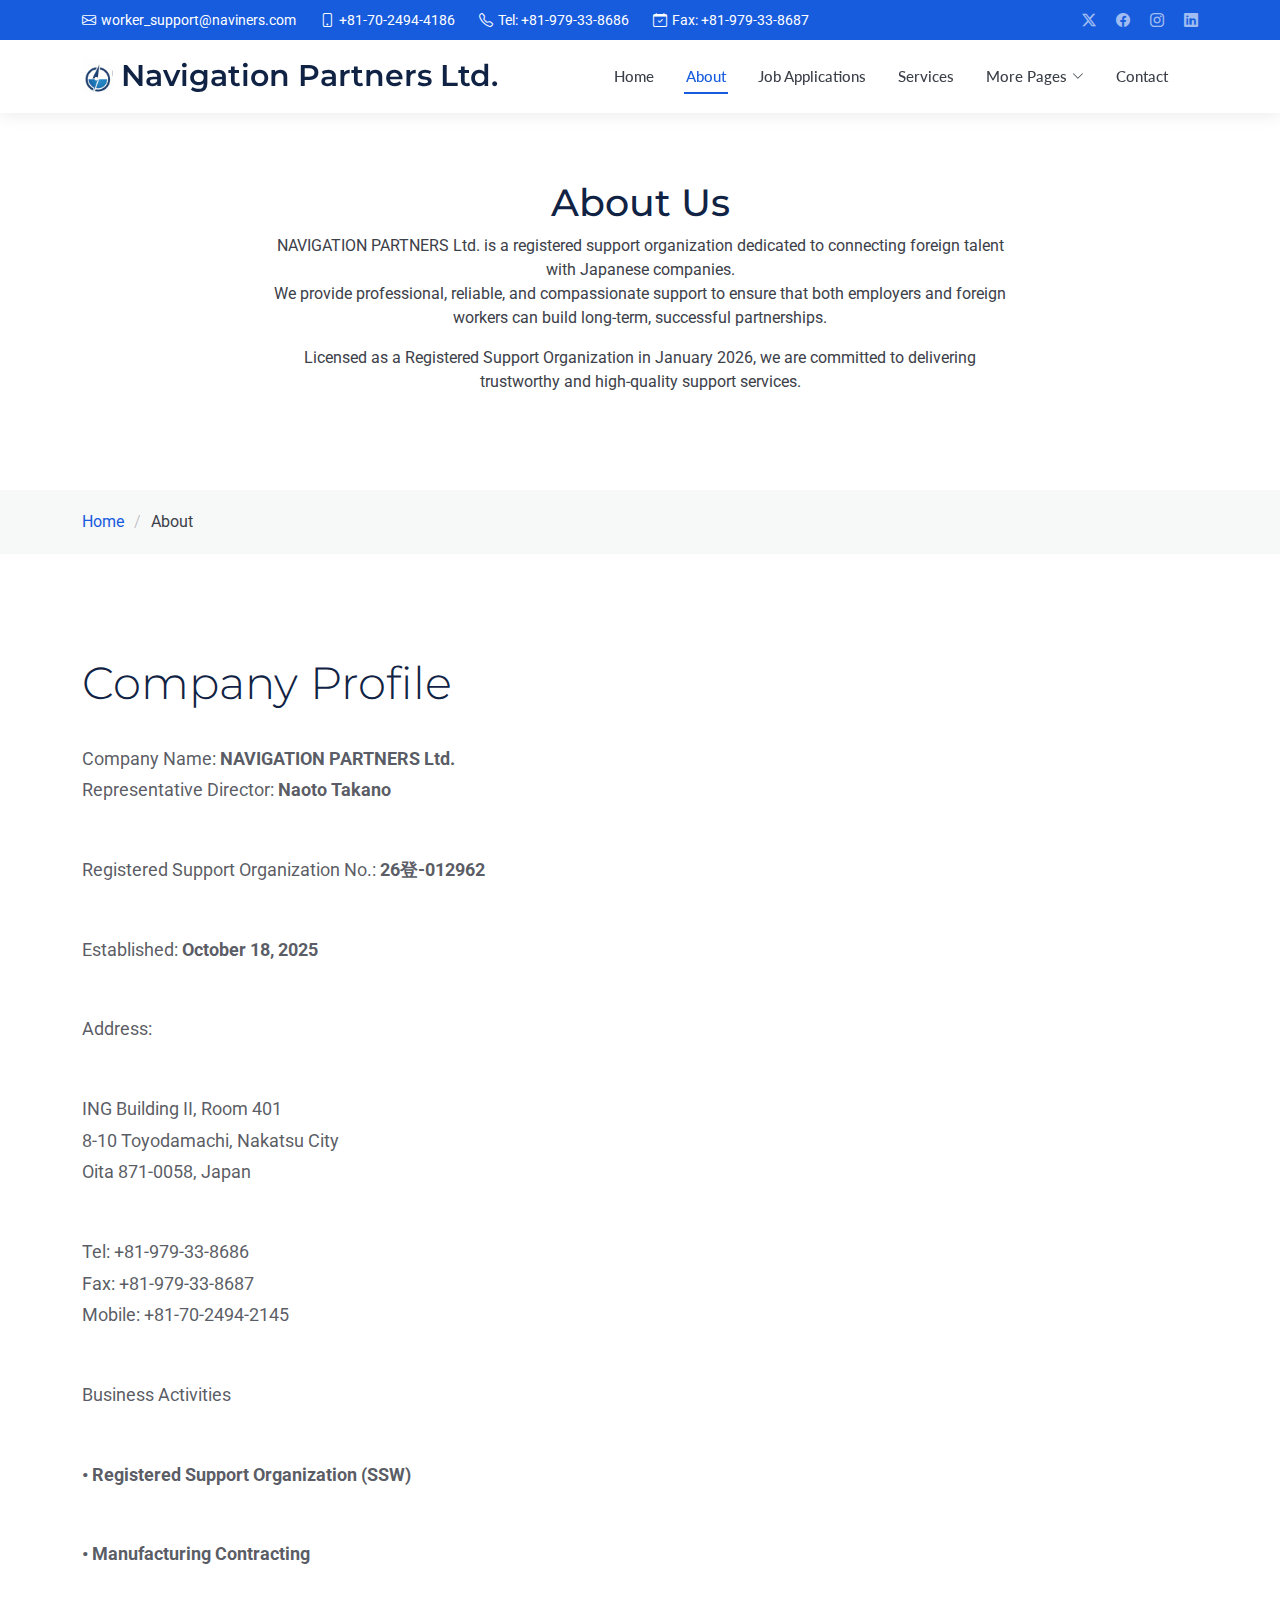
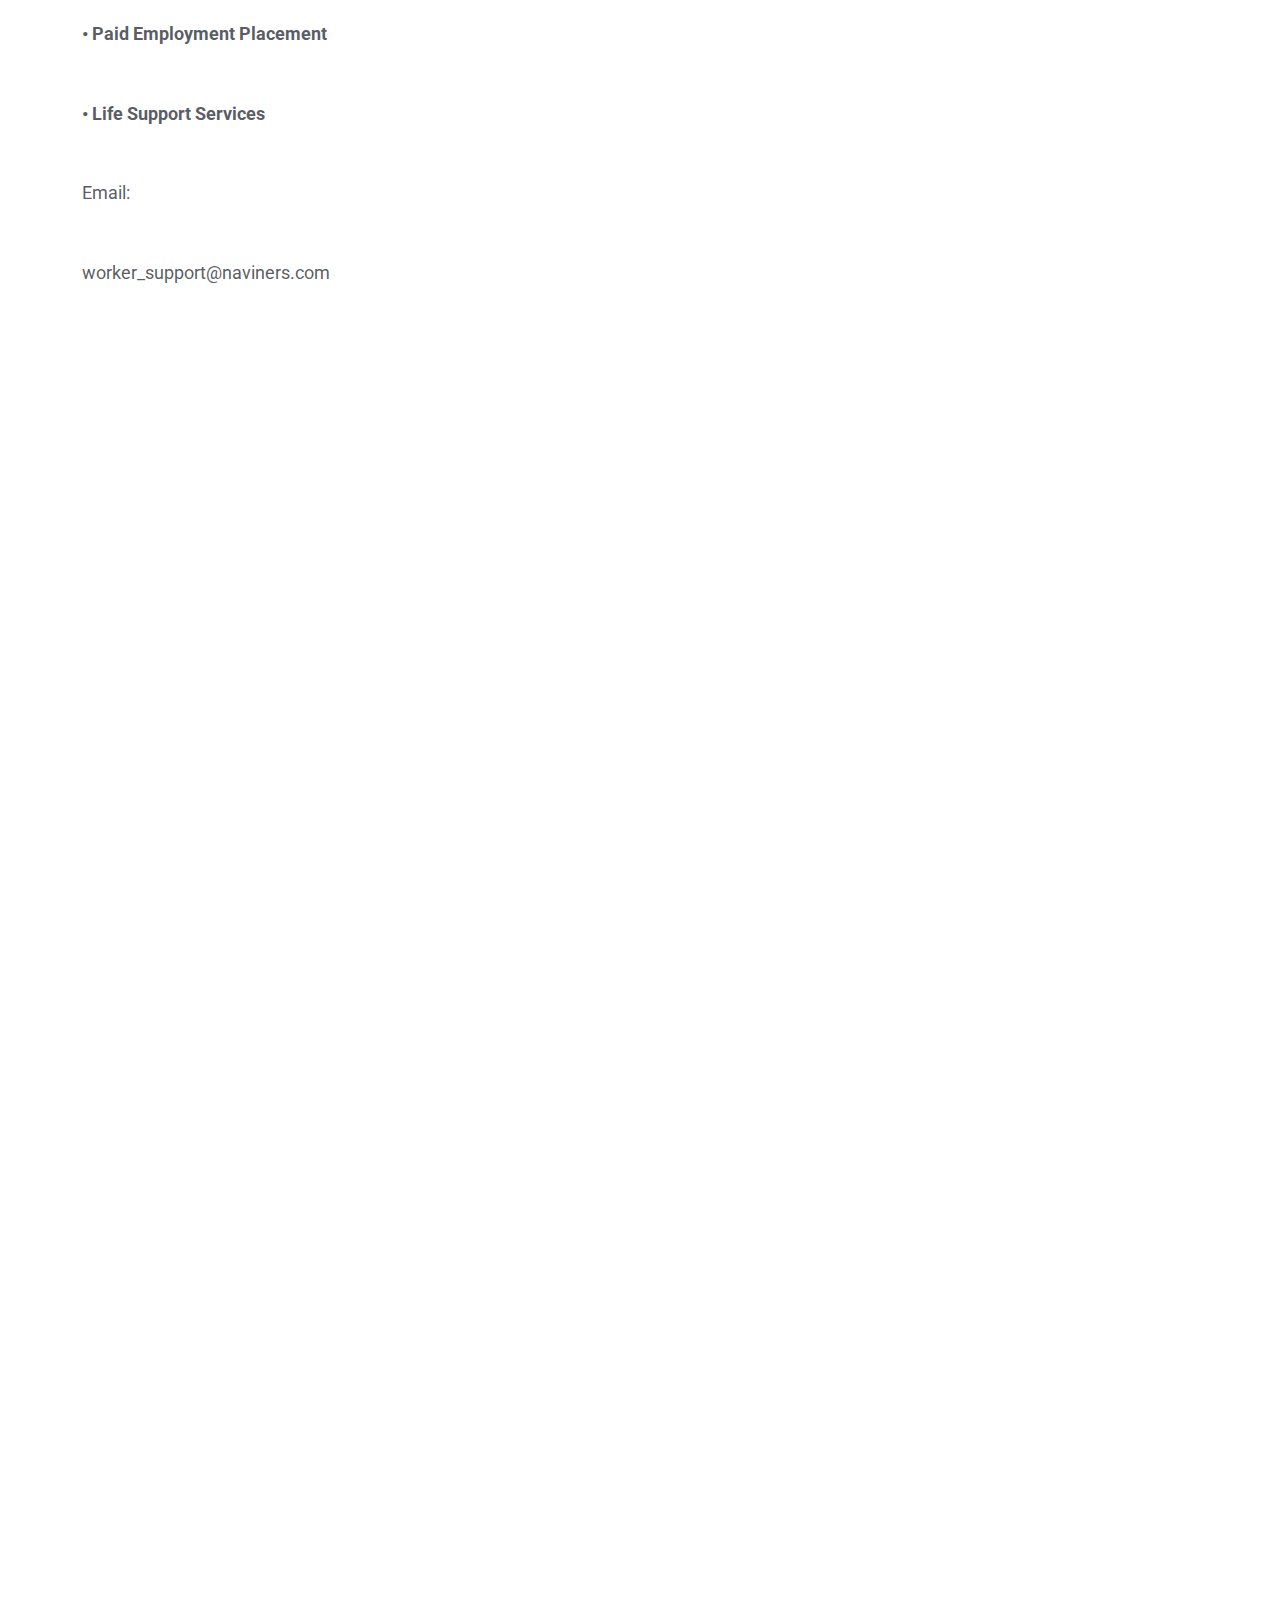
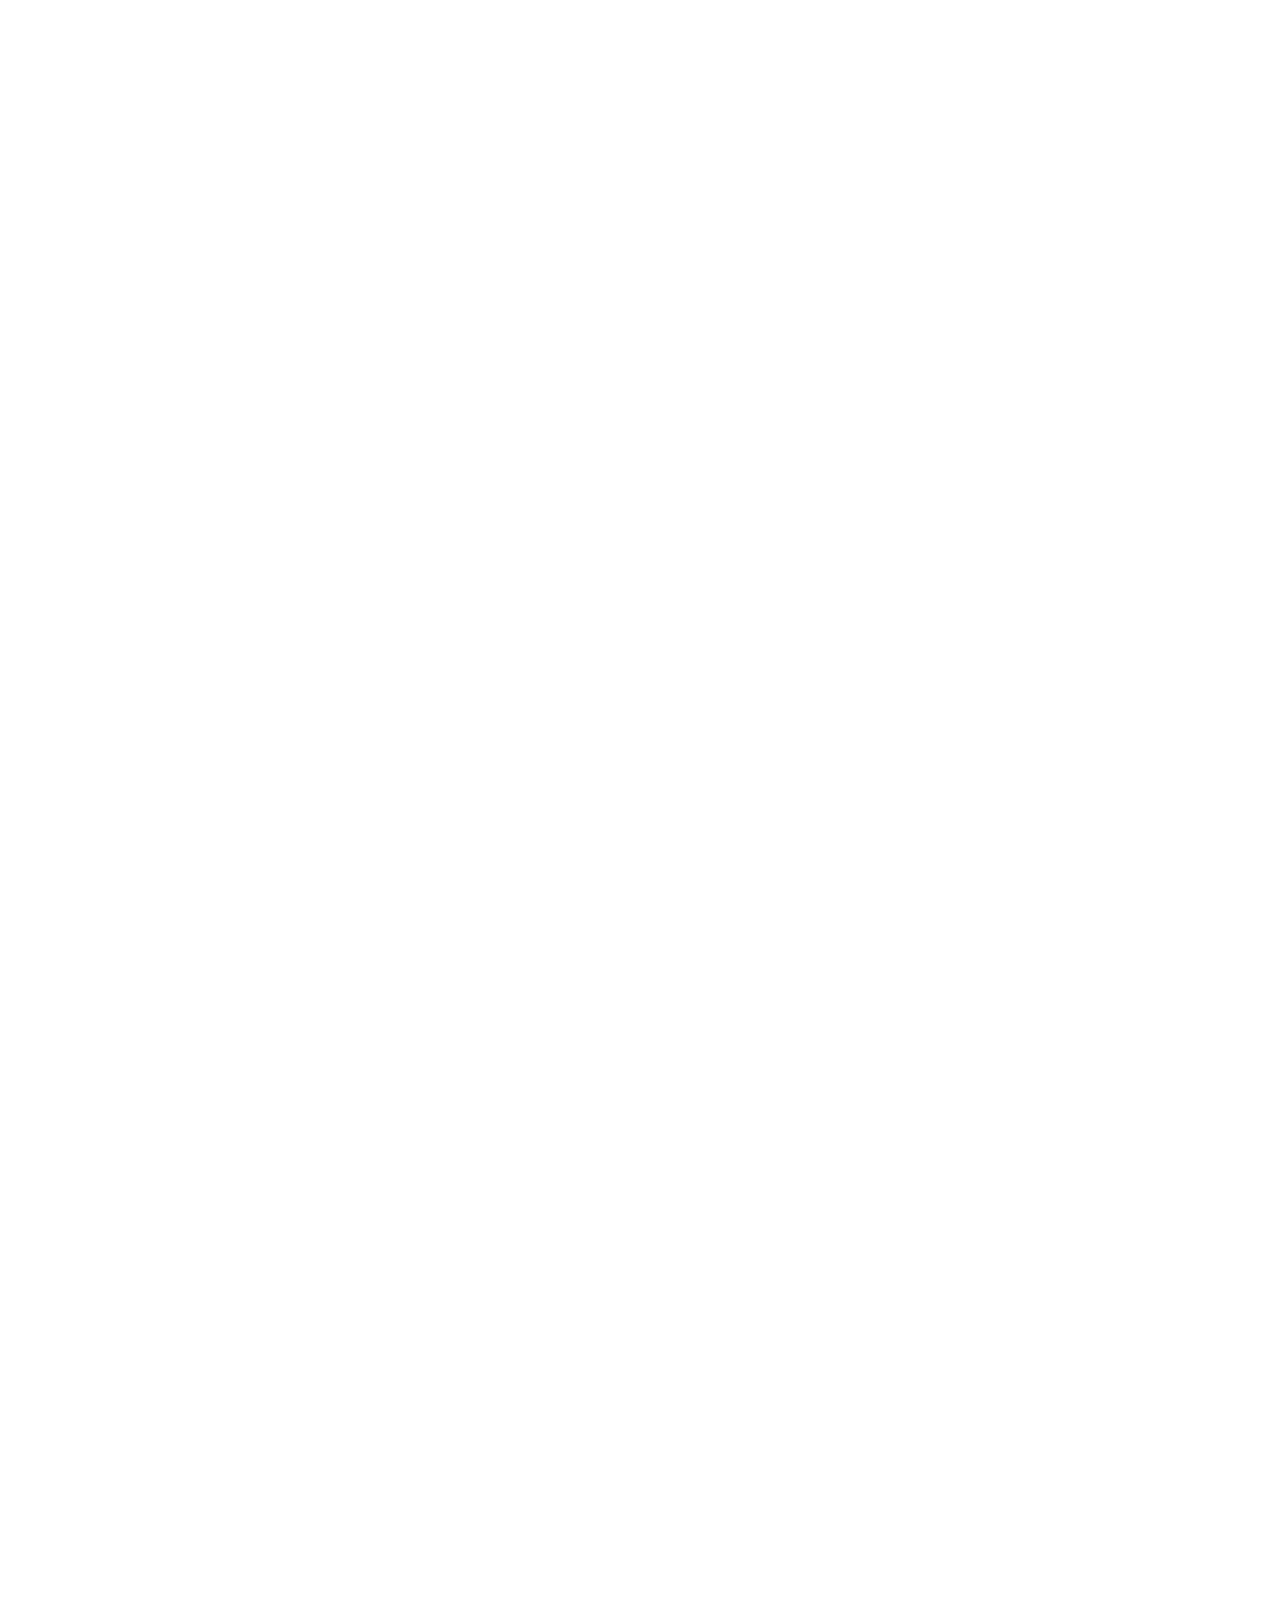
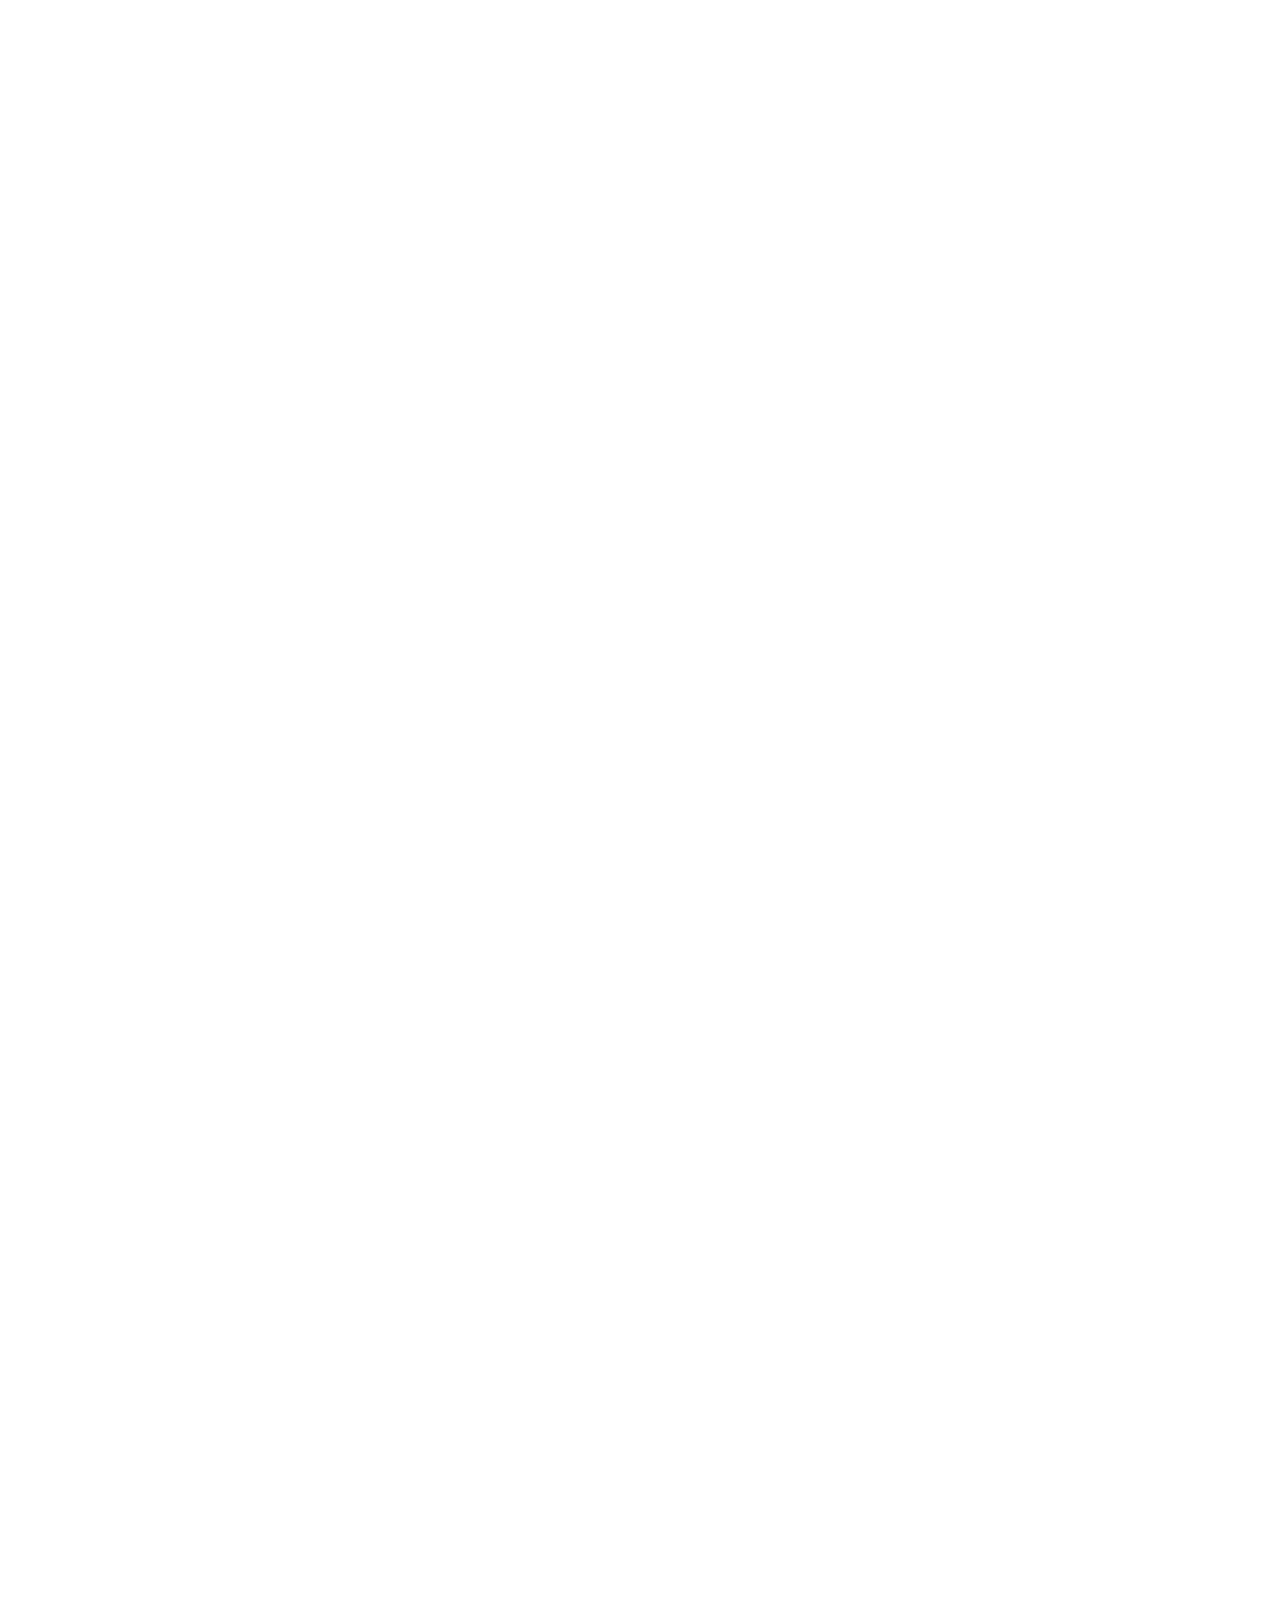
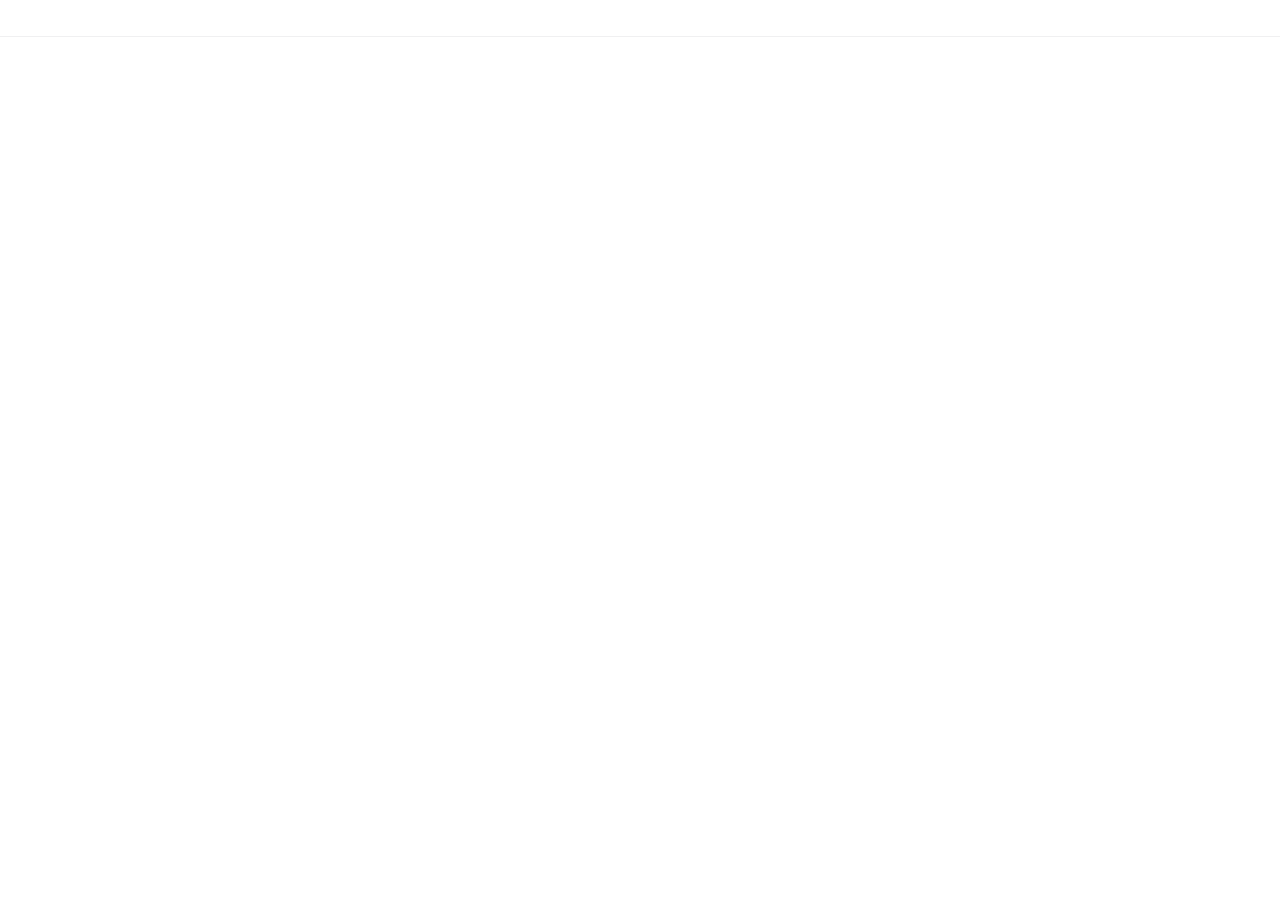
<file: about.html>
<!DOCTYPE html>
<html lang="en">

<head>
  <meta charset="utf-8">
  <meta content="width=device-width, initial-scale=1.0" name="viewport">
  <title>About-Navigation Partners Ltd</title>
  <meta name="description" content="">
  <meta name="keywords" content="">

  <!-- Favicons -->
  <link href="assets/img/navpart-logo-2.jpg" rel="icon">
  <link href="assets/img/navpart-logo-2.jpg" rel="apple-touch-icon">

  <!-- Fonts -->
  <link href="https://fonts.googleapis.com" rel="preconnect">
  <link href="https://fonts.gstatic.com" rel="preconnect" crossorigin>
  <link
    href="https://fonts.googleapis.com/css2?family=Roboto:ital,wght@0,100;0,300;0,400;0,500;0,700;0,900;1,100;1,300;1,400;1,500;1,700;1,900&family=Montserrat:ital,wght@0,100;0,200;0,300;0,400;0,500;0,600;0,700;0,800;0,900;1,100;1,200;1,300;1,400;1,500;1,600;1,700;1,800;1,900&family=Lato:ital,wght@0,100;0,300;0,400;0,700;0,900;1,100;1,300;1,400;1,700;1,900&display=swap"
    rel="stylesheet">

  <!-- Vendor CSS Files -->
  <link href="assets/vendor/bootstrap/css/bootstrap.min.css" rel="stylesheet">
  <link href="assets/vendor/bootstrap-icons/bootstrap-icons.css" rel="stylesheet">
  <link href="assets/vendor/aos/aos.css" rel="stylesheet">
  <link href="assets/vendor/glightbox/css/glightbox.min.css" rel="stylesheet">
  <link href="assets/vendor/fontawesome-free/css/all.min.css" rel="stylesheet">
  <link href="assets/vendor/swiper/swiper-bundle.min.css" rel="stylesheet">

  <!-- Main CSS File -->
  <link href="assets/css/main.css" rel="stylesheet">

  
</head>

<body class="about-page">

  <header id="header" class="header fixed-top">

    <div class="topbar d-flex align-items-center dark-background">
      <div class="container d-flex justify-content-center justify-content-md-between">
        <div class="contact-info d-flex align-items-center">
          <i class="bi bi-envelope d-flex align-items-center"><a
              href="mailto:worker_support@naviners.com">worker_support@naviners.com</a></i>
          <i class="bi bi-phone d-flex align-items-center ms-4"><span>+81-70-2494-4186</span></i>
          <i class="bi bi-telephone d-flex align-items-center ms-4"><span>Tel: +81-979-33-8686</span></i>
          <i class="bi bi-calendar-check d-flex align-items-center ms-4"><span>Fax: +81-979-33-8687</span></i>
        </div>
        <div class="social-links d-none d-md-flex align-items-center">
          <a href="#!" class="twitter"><i class="bi bi-twitter-x"></i></a>
           <a href="https://www.facebook.com/naviner.japan" class="facebook"><i class="bi bi-facebook"></i></a>
          <a href="#!" class="instagram"><i class="bi bi-instagram"></i></a>
          <a href="#!" class="linkedin"><i class="bi bi-linkedin"></i></a>
        </div>
      </div>
    </div><!-- End Top Bar -->

    <div class="branding d-flex align-items-cente">

      <div class="container position-relative d-flex align-items-center justify-content-between">
        <a href="index.html" class="logo d-flex align-items-center">
          <!-- Uncomment the line below if you also wish to use an image logo -->
          <img src="assets/img/navpart-logo-2.jpg" alt="">
          <h1 class="sitename">Navigation Partners Ltd.</h1>
        </a>

        <nav id="navmenu" class="navmenu">
          <ul>
            <li><a href="index.html">Home</a></li>
            <li><a href="about.html" class="active">About</a></li>
            <li><a href="departments.html">Job Applications</a></li>
            <li><a href="services.html">Services</a></li>
            <!-- <li><a href="doctors.html">Doctors</a></li> -->
            <li class="dropdown"><a href="#"><span>More Pages</span> <i
                  class="bi bi-chevron-down toggle-dropdown"></i></a>
              <ul>
                <!-- <li><a href="department-details.html">Department Details</a></li> -->
                <!-- <li><a href="service-details.html">Service Details</a></li> -->
                <li><a href="appointment.html">Appointment</a></li>
                <!-- <li><a href="testimonials.html">Testimonials</a></li> -->
                <li><a href="faq.html">Frequently Asked Questions</a></li>
                <li><a href="gallery.html">Gallery</a></li>
                <li><a href="terms.html">Terms</a></li>
                <li><a href="privacy.html">Privacy</a></li>
                <!-- <li><a href="404.html">404</a></li> -->
              </ul>
            </li>
           <!-- <li class="dropdown"><a href="#"><span>Language</span> <i class="bi bi-chevron-down toggle-dropdown"></i></a>
              <ul>
                <li><a href="#">Japanese</a></li>
                <li><a href="#">English</a></li>
                <li><a href="#">Vietnam</a></li>
                <li><a href="#">Myanmar</a></li>
              </ul>
            </li> -->
            <li><a href="contact.html">Contact</a></li>
            <li>
              <!--Language Translator-->
         <div class="gtranslate_wrapper"></div>
<script>
  window.gtranslateSettings = {
    "default_language": "en",
    "native_language_names": true,
    "detect_browser_language": false, 
    "languages": ["en", "ja", "my", "vi", "id"],
    "wrapper_selector": ".gtranslate_wrapper",
    "select_language_label": "Select Language"
  }
</script>
<script src="https://cdn.gtranslate.net/widgets/latest/dropdown.js" defer></script>


<script>
(function() {
    const STORAGE_KEY = 'userLanguage';

    function applySavedLanguage() {
        const savedLang = localStorage.getItem(STORAGE_KEY);
        const select = document.querySelector('.gt_selector');
        
        // If we have a saved lang (and it's not the default English)
        if (savedLang && savedLang !== 'en' && select) {
            if (select.value !== savedLang) {
                // Set the value
                select.value = savedLang;
                
                // Trigger the logic
                select.dispatchEvent(new Event('change', { bubbles: true }));
                if (typeof doGTranslate === 'function') {
                    doGTranslate('en|' + savedLang);
                }
                console.log("GitHub Pages: Auto-translated to " + savedLang);
            }
        }
    }

    // Capture manual changes to save them for the next page
    document.addEventListener('change', function(e) {
        if (e.target && e.target.classList.contains('gt_selector')) {
            localStorage.setItem(STORAGE_KEY, e.target.value);
        }
    });

    // Check for the widget every 300ms for up to 5 seconds
    let count = 0;
    const interval = setInterval(() => {
        const select = document.querySelector('.gt_selector');
        if (select) {
            applySavedLanguage();
            // We don't clear the interval yet because GTranslate 
            // sometimes resets itself 1 second after loading.
        }
        if (count++ > 20) clearInterval(interval);
    }, 300);
})();
</script>

            </li>
          </ul>
          <i class="mobile-nav-toggle d-xl-none bi bi-list"></i>
        </nav>

      </div>

    </div>

  </header>

  <main class="main">

    <!-- Page Title -->
    <div class="page-title">
      <div class="heading">
        <div class="container">
          <div class="row d-flex justify-content-center text-center">
            <div class="col-lg-8">
              <h1 class="heading-title">About Us</h1>
              <p class="mb-0">
               NAVIGATION PARTNERS Ltd. is a registered support organization dedicated to connecting foreign talent with Japanese companies.</p> 
              <p>  We provide professional, reliable, and compassionate support to ensure that both employers and foreign workers can build long-term, successful partnerships. </p>

              <p>  Licensed as a Registered Support Organization in January 2026, we are committed to delivering trustworthy and high-quality support services.</p>

              
            </div>
          </div>
        </div>
      </div>
      <nav class="breadcrumbs">
        <div class="container">
          <ol>
            <li><a href="index.html">Home</a></li>
            <li class="current">About</li>
          </ol>
        </div>
      </nav>
    </div><!-- End Page Title -->

    <!-- About Section -->
    <section id="about" class="about section">

      <div class="container" data-aos="fade-up" data-aos-delay="100">

        <div class="row align-items-center">
          <div class="col-lg-6" data-aos="fade-right" data-aos-delay="100">
            <div class="about-content" style="line-height:1.9;">
              <h2>Company Profile</h2>
               <p class="mb-0">
                Company Name: <b> NAVIGATION PARTNERS Ltd. </b></p>
              <p>  Representative Director: <b>Naoto Takano</b></p>
              <p>  Registered Support Organization No.: <b> 26登-012962 </b></p>
              <p>  Established: <b>October 18, 2025</b></p>
              <p>Address:</p>
              <p>
                  ING Building II, Room 401<br>
                  8-10 Toyodamachi, Nakatsu City<br>
                  Oita 871-0058, Japan
              </p>

              <p>Tel: +81-979-33-8686<br>
              Fax: +81-979-33-8687<br>
              Mobile: +81-70-2494-2145</p>


              <p>Business Activities</p>
              <p><b>
	              •	Registered Support Organization (SSW)</b></p>
	            <p><b>•	Manufacturing Contracting</b></p>
	            <p><b>•	Paid Employment Placement</b></p>
	            <p><b>  •	Life Support Services</b></p>

              <p>  Email: </p>
              <p>worker_support@naviners.com</p>
            </div><!-- End About Content -->
          </div>

          <div class="col-lg-6" data-aos="fade-left" data-aos-delay="200">
            <div class="image-wrapper">
              <img src="assets/img/navpart-banner-2.jpg" class="img-fluid main-image" alt="Healthcare facility">
              <div class="floating-image" data-aos="zoom-in" data-aos-delay="400">
                <img src="assets/img/person/naoto-takano.jpg" class="img-fluid" alt="Naoto Takano" >
              </div>
            </div><!-- End Image Wrapper -->
          </div>
        </div>

        <!--Company History-->
        <div class="values-section" data-aos="fade-up" data-aos-delay="300">
          <div class="row">
            <div class="col-lg-12 text-center">
              <h3>Company History</h3>
            </div>
          </div>

  <section >
  <div class="container py-5">
    <div class="main-timeline">
       
      <!-- <div class="timeline left">
        <div class="card">
          <div class="card-body p-4">
            <h3>October 1992</h3>
            <p class="mb-0">Lorem ipsum dolor sit amet, quo ei simul congue exerci, ad nec admodum perfecto
              mnesarchum, vim ea mazim fierent detracto. Ea quis iuvaret expetendis his, te elit voluptua
              dignissim per, habeo iusto primis ea eam.</p>
          </div>
        </div>
      </div> -->
      <div class="timeline right">
        <div class="card">
          <div class="card-body p-4">
            <h3>October 1992</h3>
            <p class="mb-0">Mr. Jisho Hosokawa (current Chairman) founded M&H Motors Co., Ltd. and appointed as Representative Director</p>
          </div>
        </div>
      </div>
      <div class="timeline left">
        <div class="card">
          <div class="card-body p-4">
            <h3>June 2025</h3>
            <p class="mb-0">Company name changed to NAVIGATION PARTNERS Co., Ltd. and Mr. Naoto Takano was appointed as Representative Director
            </p>
          </div>
        </div>
      </div>
      <div class="timeline right">
        <div class="card">
          <div class="card-body p-4">
            <h3>September 2025</h3>
            <p class="mb-0">Capital increased to 5 million yen</p>
          </div>
        </div>
      </div>
      <div class="timeline left">
        <div class="card">
          <div class="card-body p-4">
            <h3>October 2025</h3>
            <p class="mb-0">NAVIGATION PARTNERS Co., Ltd. commenced operations under the new structure</p>
          </div>
        </div>
      </div>
      <div class="timeline right">
        <div class="card">
          <div class="card-body p-4">
            <h3>January 2026</h3>
            <p class="mb-0">Licensed as a Registered Support Organization for Specified Skilled Workers.</p>
          </div>
        </div>
      </div>
    </div>
  </div>
</section>
<!-- Section: Timeline -->


          <!--About the Staff-->

          <div class="values-section" data-aos="fade-up" data-aos-delay="300">
          <div class="row">
            <div class="col-lg-12 text-center">
              <h3>Meet Our Officers and Staff</h3>
            </div>
          </div>
          <section id="departments-tabs" class="departments-tabs section">

      <div class="container" data-aos="fade-up" data-aos-delay="100">

        <div class="medical-specialties">
          <div class="row">
            <div class="col-12">
              <div class="specialty-navigation">
                <div class="nav nav-pills d-flex" id="specialty-tabs" role="tablist" data-aos="fade-up"
                  data-aos-delay="400">
                  <a class="nav-link department-tab active" id="neurology-tab" data-bs-toggle="pill"
                    href="#departments-tabs-neurology" role="tab" aria-controls="departments-tabs-neurology"
                    aria-selected="true" data-aos="fade-up" data-aos-delay="100">President and CEO</a>
                  <a class="nav-link department-tab" id="surgery-tab" data-bs-toggle="pill"
                    href="#departments-tabs-surgery" role="tab" aria-controls="departments-tabs-surgery"
                    aria-selected="false" data-aos="fade-up" data-aos-delay="150">Chairman</a>
                  <a class="nav-link department-tab" id="dental-tab" data-bs-toggle="pill"
                    href="#departments-tabs-dental" role="tab" aria-controls="departments-tabs-dental"
                    aria-selected="false" data-aos="fade-up" data-aos-delay="200">Advisor / Administrative Scrivener</a>
                  <a class="nav-link department-tab" id="ophthalmology-tab" data-bs-toggle="pill"
                    href="#departments-tabs-ophthalmology" role="tab" aria-controls="departments-tabs-ophthalmology"
                    aria-selected="false" data-aos="fade-up" data-aos-delay="250">Executive Director</a>
                  <a class="nav-link department-tab" id="cardiology-tab" data-bs-toggle="pill"
                    href="#departments-tabs-cardiology" role="tab" aria-controls="departments-tabs-cardiology"
                    aria-selected="false" data-aos="fade-up" data-aos-delay="300">Administration Department-Vietnam Representative </a>
                  <a class="nav-link department-tab" id="cardiology-tab" data-bs-toggle="pill"
                    href="#departments-tabs-myanmar" role="tab" aria-controls="departments-tabs-myanmar"
                    aria-selected="false" data-aos="fade-up" data-aos-delay="300">Administration Department-Myanmar Representative </a>
                  <a class="nav-link department-tab" id="cardiology-tab" data-bs-toggle="pill"
                    href="#departments-tabs-office-manager" role="tab" aria-controls="departments-tabs-office-manager"
                    aria-selected="false" data-aos="fade-up" data-aos-delay="300">Office Manager</a>
                </div>
              </div>
            </div>

            <div class="col-12">
              <div class="tab-content department-content" id="specialty-content" data-aos="fade-up"
                data-aos-delay="500">

                <div class="tab-pane fade show active" id="departments-tabs-neurology" role="tabpanel"
                  aria-labelledby="neurology-tab">
                  <div class="row department-layout">
                    <div class="col-lg-4 order-lg-2">
                      <div class="department-image">
                        <img src="assets/img/person/ceo-with badge.png" alt="President - Naoto Takano" class="img-fluid">
                      </div>
                    </div>
                    <div class="col-lg-8 order-lg-1">
                      <div class="department-info">
                        <h2 class="department-title" translate="no">Naoto Takano</h2>
                        <p class="department-description">With hands-on experience in supporting foreign workers, Mr. Takano is dedicated to creating a safe and reliable environment for both companies and international talent. <br>
                              He values strong relationships and focuses on building systems that allow workers to continue their employment with confidence over the long term. <br>
                              As President and CEO, he strives to provide services that contribute to the growth of both the local community and partner businesses.
                        </p>

                        <!-- <h3>Key Responsibilites</h3>
                        <div class="row mt-4">
                          <div class="col-md-6">
                            <div class="service-item">
                              <div class="service-icon">
                                <i class="fas fa-brain"></i>
                              </div>
                              <div class="service-content">
                                <h4>Production Operation</h4>
                                <p>Operating, monitoring, and adjusting industrial machinery and conveyor lines.</p>
                              </div>
                            </div>
                          </div>
                          <div class="col-md-6">
                            <div class="service-item">
                              <div class="service-icon">
                                <i class="fas fa-wave-square"></i>
                              </div>
                              <div class="service-content">
                                <h4>Assembly & Fabrication</h4>
                                <p>Assembling components, parts, or products on a production line according to specifications.</p>
                              </div>
                            </div>
                          </div>
                          <div class="col-md-6">
                            <div class="service-item">
                              <div class="service-icon">
                                <i class="fas fa-stethoscope"></i>
                              </div>
                              <div class="service-content">
                                <h4>Quality Control</h4>
                                <p> Inspecting raw materials and finished goods for defects and compliance with standards.</p>
                              </div>
                            </div>
                          </div>
                          <div class="col-md-6">
                            <div class="service-item">
                              <div class="service-icon">
                                <i class="bi bi-people"></i>
                              </div>
                              <div class="service-content">
                                <h4>Team Collaboration</h4>
                                <p> Working with team members and supervisors to meet daily production quotas and solve issues.</p>
                              </div>
                            </div>
                          </div>
                        </div> -->
                      </div>
                    </div>
                  </div>
                </div><!-- End Neurology Tab -->

                <div class="tab-pane fade" id="departments-tabs-surgery" role="tabpanel" aria-labelledby="surgery-tab">
                  <div class="row department-layout">
                    <div class="col-lg-4 order-lg-2">
                      <div class="department-image">
                        <img src="assets/img/person/chairman-with badge.png" alt="Chairman - Jiso Hosokawa" class="img-fluid">
                      </div>
                    </div>
                    <div class="col-lg-8 order-lg-1">
                      <div class="department-info">
                        <h2 class="department-title" translate="no">Jiso Hosokawa</h2>
                        <p class="department-description">Mr. Jisho Hosokawa has been actively involved in community and business activities for many years, supporting various projects through his extensive experience and wide network. <br>

                          He values human connections and upholds a philosophy of building honest and trustworthy organizations. <br>
                          As Chairman, he is committed to supporting the next generation and foreign talent, and to promoting business initiatives that contribute to the development of the local community.
                        </p>
                        <!-- <h2 class="department-title">Key Responsibilities</h2>
                        <div class="row mt-4">
                          <div class="col-md-6">
                            <div class="service-item">
                              <div class="service-icon">
                                <i class="fas fa-cut"></i>
                              </div>
                              <div class="service-content">
                                <h4>Patient Assessment & Care</h4>
                                <p>Perform physical exams, take vital signs (pulses, temperatures, blood pressure), and monitor conditions to evaluate needs.</p>
                              </div>
                            </div>
                          </div>
                          <div class="col-md-6">
                            <div class="service-item">
                              <div class="service-icon">
                                <i class="fas fa-tools"></i>
                              </div>
                              <div class="service-content">
                                <h4>Treatment Administration</h4>
                                <p>Administer medications, change wound dressings, and operate medical equipment.</p>
                              </div>
                            </div>
                          </div>
                          <div class="col-md-6">
                            <div class="service-item">
                              <div class="service-icon">
                                <i class="fas fa-shield-alt"></i>
                              </div>
                              <div class="service-content">
                                <h4>Care Planning</h4>
                                <p>Develop, implement, and update individualized patient care plans.</p>
                              </div>
                            </div>
                          </div>
                          <div class="col-md-6">
                            <div class="service-item">
                              <div class="service-icon">
                                <i class="fas fa-clock"></i>
                              </div>
                              <div class="service-content">
                                <h4>Collaboration & Communication</h4>
                                <p> Work with doctors and multidisciplinary teams, report changes in patient conditions, 
                                  and educate patients and families on disease prevention and treatment.</p>
                              </div>
                            </div>
                          </div>
                        </div> -->
                      </div>
                    </div>
                  </div>
                </div><!-- End Surgery Tab -->

                <div class="tab-pane fade" id="departments-tabs-dental" role="tabpanel" aria-labelledby="dental-tab">
                  <div class="row department-layout">
                    <div class="col-lg-4 order-lg-2">
                      <div class="department-image">
                        <img src="assets/img/person/advisor-with badge.png" alt="Advisor" class="img-fluid">
                      </div>
                    </div>
                    <div class="col-lg-8 order-lg-1">
                      <div class="department-info">
                        <h2 class="department-title" translate="no">Tomohito Yano</h2>
                        <p class="department-description">Mr. Tomohito Yano works as an administrative scrivener, handling corporate legal matters and various administrative procedures. <br>
                          With a commitment to accuracy and prompt service, he supports the creation of a safe and reliable environment for both companies and foreign workers. <br>
                          As an advisor, he contributes to the company’s stable operations and growth through legal support.
                        </p>
                          <!-- <h2 class="department-title">Key Responsibilities</h2>
                        <div class="row mt-4">
                          <div class="col-md-6">
                            <div class="service-item">
                              <div class="service-icon">
                                <i class="far fa-smile"></i>
                              </div>
                              <div class="service-content">
                                <h4>Cultivation Management</h4>
                                <p>Planting seeds/seedlings, watering, fertilizing, and managing crop growth.</p>
                              </div>
                            </div>
                          </div>
                          <div class="col-md-6">
                            <div class="service-item">
                              <div class="service-icon">
                                <i class="fas fa-star"></i>
                              </div>
                              <div class="service-content">
                                <h4>Harvesting and Post-Harvest</h4>
                                <p>Harvesting, sorting, cleaning, packaging, and shipping products (e.g., lettuce, cabbage, tomatoes).</p>
                              </div>
                            </div>
                          </div>
                          <div class="col-md-6">
                            <div class="service-item">
                              <div class="service-icon">
                                <i class="fas fa-star"></i>
                              </div>
                              <div class="service-content">
                                <h4>Equipment Operation</h4>
                                <p>Using and maintaining farm machinery like tractors, sprayers, and greenhouses systems.</p>
                              </div>
                            </div>
                          </div>
                          <div class="col-md-6">
                            <div class="service-item">
                              <div class="service-icon">
                                <i class="fas fa-cog"></i>
                              </div>
                              <div class="service-content">
                                <h4>Livestock Management</h4>
                                <p>Feeding, breeding, and managing health for pigs, cattle, or chickens (if in livestock farming).</p>
                              </div>
                            </div>
                          </div>
                        </div> -->
                      </div>
                    </div>
                  </div>
                </div><!-- End Dental Tab -->

                <div class="tab-pane fade" id="departments-tabs-ophthalmology" role="tabpanel"
                  aria-labelledby="ophthalmology-tab">
                  <div class="row department-layout">
                    <div class="col-lg-4 order-lg-2">
                      <div class="department-image">
                        <img src="assets/img/person/arsylle - with badge.png" alt="Executive Director" class="img-fluid">
                      </div>
                    </div>
                    <div class="col-lg-8 order-lg-1">
                      <div class="department-info">
                        <h2 class="department-title" translate="no">Arsylle</h2>
                        <p class="department-description"> With an international perspective and hands-on experience, Arsylle plays a key role in connecting foreign talent with Japanese companies. <br>
                              She values personalized and attentive support for each individual, working to create a safe and comfortable environment where everyone can thrive. <br>
                              As Executive Director, she is committed to strengthening company operations, improving services, and contributing to the growth of both the local community and partner businesses.
                        </p>
                          <!-- <h2 class="department-title">Key Responsibilities</h2>
                        <div class="row mt-4">
                          <div class="col-md-6">
                            <div class="service-item">
                              <div class="service-icon">
                                <i class="fas fa-shield"></i>
                              </div>
                              <div class="service-content">
                                <h4>Welder/Fabricator</h4>
                                <p>Specializes in structural welding, joining steel plates, and assembling ship components.</p>
                              </div>
                            </div>
                          </div>
                          <div class="col-md-6">
                            <div class="service-item">
                              <div class="service-icon">
                                <i class="fas fa-cog"></i>
                              </div>
                              <div class="service-content">
                                <h4>Steel Processing/Shipfitter</h4>
                                <p>Reads blueprints and sketches to cut, bend, and align steel parts for hull structures.</p>
                              </div>
                            </div>
                          </div>
                          <div class="col-md-6">
                            <div class="service-item">
                              <div class="service-icon">
                                <i class="fas fa-bolt"></i>
                              </div>
                              <div class="service-content">
                                <h4>Machinery & Electrical Installation</h4>
                                <p> Installs piping, engines, and electrical/electronic equipment.</p>
                              </div>
                            </div>
                          </div>
                          <div class="col-md-6">
                            <div class="service-item">
                              <div class="service-icon">
                                <i class="fas fa-prescription-bottle"></i>
                              </div>
                              <div class="service-content">
                                <h4>Inspection & Supervision</h4>
                                <p> Oversees ship assembly, conducts sea trials, and ensures quality standards. </p>
                              </div>
                            </div>
                          </div>
                        </div> -->
                      </div>
                    </div>
                  </div>
                </div><!-- End Ophthalmology Tab -->

               

                <div class="tab-pane fade" id="departments-tabs-cardiology" role="tabpanel"
                  aria-labelledby="cardiology-tab">
                  <div class="row department-layout">
                    <div class="col-lg-4 order-lg-2">
                      <div class="department-image">
                        <img src="assets/img/person/vietnam-representative-with badge.png" alt="Vietnam Representative" class="img-fluid">
                      </div>
                    </div>
                    <div class="col-lg-8 order-lg-1">
                      <div class="department-info">
                        <h2 class="department-title" translate="no">LYLY</h2>
                        <p class="department-description">She is in charge of administrative support for Vietnamese workers and companies. <br>
                          With a friendly and attentive approach, she provides smooth communication and daily support to ensure a comfortable working environment. <br>
                          She plays an important role in connecting Vietnamese staff with the company and supporting stable operations.
                        </p>
                          <!-- <h2 class="department-title">Key Responsibilities</h2>
                        <div class="row mt-4">
                          <div class="col-md-6">
                            <div class="service-item">
                              <div class="service-icon">
                                <i class="fas fa-heartbeat"></i>
                              </div>
                              <div class="service-content">
                                <h4>Key Roles</h4>
                                <p>Typical roles include general laborers, carpenters, steel fixers, scaffolders, and heavy machine operators.</p>
                              </div>
                            </div>
                          </div>
                          <div class="col-md-6">
                            <div class="service-item">
                              <div class="service-icon">
                                <i class="fas fa-chart-line"></i>
                              </div>
                              <div class="service-content">
                                <h4>Skills Needed</h4>
                                <p>Reading blueprints, assembling structures, pouring concrete, installing pipes/electrical systems, and maintaining tools.</p>
                              </div>
                            </div>
                          </div>
                          <div class="col-md-6">
                            <div class="service-item">
                              <div class="service-icon">
                                <i class="fas fa-tint"></i>
                              </div>
                              <div class="service-content">
                                <h4>Work Environment & Culture</h4>
                                <p>Strict adherence to safety (wearing PPE is mandatory), starting the day with radio taiso (warm-up exercises), and respecting strict hierarchical, team-based, and senior-junior relationships.</p>
                              </div>
                            </div>
                          </div>
                          <div class="col-md-6">
                            <div class="service-item">
                              <div class="service-icon">
                                <i class="fas fa-shield-heart"></i>
                              </div>
                              <div class="service-content">
                                <h4>Requirements</h4>
                                <p>Physical fitness and strength, ability to work outdoors in varying weather, and basic Japanese communication skills are generally required.</p>
                              </div>
                            </div>
                          </div>
                        </div> -->
                      </div>
                    </div>
                  </div>
                </div><!-- End Cardiology Tab -->

                <div class="tab-pane fade" id="departments-tabs-myanmar" role="tabpanel"
                  aria-labelledby="cardiology-tab">
                  <div class="row department-layout">
                    <div class="col-lg-4 order-lg-2">
                      <div class="department-image">
                        <img src="assets/img/person/Myanmar Representativ - with badge.png" alt="Myanmar Representative" class="img-fluid">
                      </div>
                    </div>
                    <div class="col-lg-8 order-lg-1">
                      <div class="department-info">
                        <h2 class="department-title" translate="no">ＭＯＨＭＯＨ　WIN</h2>
                        <p class="department-description">Originally from Myanmar, She support Myanmar staff in their daily life and administrative procedures in Japan. <br>
                            She strive to create a comfortable working environment and act as a bridge between companies and foreign employees through careful and sincere support.
                        </p>
                          <!-- <h2 class="department-title">Key Responsibilities</h2>
                        <div class="row mt-4">
                          <div class="col-md-6">
                            <div class="service-item">
                              <div class="service-icon">
                                <i class="fas fa-heartbeat"></i>
                              </div>
                              <div class="service-content">
                                <h4>Key Roles</h4>
                                <p>Typical roles include general laborers, carpenters, steel fixers, scaffolders, and heavy machine operators.</p>
                              </div>
                            </div>
                          </div>
                          <div class="col-md-6">
                            <div class="service-item">
                              <div class="service-icon">
                                <i class="fas fa-chart-line"></i>
                              </div>
                              <div class="service-content">
                                <h4>Skills Needed</h4>
                                <p>Reading blueprints, assembling structures, pouring concrete, installing pipes/electrical systems, and maintaining tools.</p>
                              </div>
                            </div>
                          </div>
                          <div class="col-md-6">
                            <div class="service-item">
                              <div class="service-icon">
                                <i class="fas fa-tint"></i>
                              </div>
                              <div class="service-content">
                                <h4>Work Environment & Culture</h4>
                                <p>Strict adherence to safety (wearing PPE is mandatory), starting the day with radio taiso (warm-up exercises), and respecting strict hierarchical, team-based, and senior-junior relationships.</p>
                              </div>
                            </div>
                          </div>
                          <div class="col-md-6">
                            <div class="service-item">
                              <div class="service-icon">
                                <i class="fas fa-shield-heart"></i>
                              </div>
                              <div class="service-content">
                                <h4>Requirements</h4>
                                <p>Physical fitness and strength, ability to work outdoors in varying weather, and basic Japanese communication skills are generally required.</p>
                              </div>
                            </div>
                          </div>
                        </div> -->
                      </div>
                    </div>
                  </div>
                </div><!-- End Cardiology Tab -->

                <div class="tab-pane fade" id="departments-tabs-office-manager" role="tabpanel"
                  aria-labelledby="cardiology-tab">
                  <div class="row department-layout">
                    <div class="col-lg-4 order-lg-2">
                      <div class="department-image">
                        <img src="assets/img/person/office-manager - with badge.png" alt="Office Manager" class="img-fluid">
                      </div>
                    </div>
                    <div class="col-lg-8 order-lg-1">
                      <div class="department-info">
                        <h2 class="department-title" translate="no">Ariyoshi Hatsumi</h2>
                        <p class="department-description">As the Office Manager of NAVIGATION PARTNERS Ltd doversee general administrative operations and support services for foreign workers. <br>
                              I am committed to creating a safe and comfortable working environment for both companies and international staff, with a focus on careful, prompt, and reliable service. <br>
                              By making use of my experience, I strive to build smooth communication and strong relationships with everyone we work with.
                        </p>
                          <!-- <h2 class="department-title">Key Responsibilities</h2>
                        <div class="row mt-4">
                          <div class="col-md-6">
                            <div class="service-item">
                              <div class="service-icon">
                                <i class="fas fa-heartbeat"></i>
                              </div>
                              <div class="service-content">
                                <h4>Key Roles</h4>
                                <p>Typical roles include general laborers, carpenters, steel fixers, scaffolders, and heavy machine operators.</p>
                              </div>
                            </div>
                          </div>
                          <div class="col-md-6">
                            <div class="service-item">
                              <div class="service-icon">
                                <i class="fas fa-chart-line"></i>
                              </div>
                              <div class="service-content">
                                <h4>Skills Needed</h4>
                                <p>Reading blueprints, assembling structures, pouring concrete, installing pipes/electrical systems, and maintaining tools.</p>
                              </div>
                            </div>
                          </div>
                          <div class="col-md-6">
                            <div class="service-item">
                              <div class="service-icon">
                                <i class="fas fa-tint"></i>
                              </div>
                              <div class="service-content">
                                <h4>Work Environment & Culture</h4>
                                <p>Strict adherence to safety (wearing PPE is mandatory), starting the day with radio taiso (warm-up exercises), and respecting strict hierarchical, team-based, and senior-junior relationships.</p>
                              </div>
                            </div>
                          </div>
                          <div class="col-md-6">
                            <div class="service-item">
                              <div class="service-icon">
                                <i class="fas fa-shield-heart"></i>
                              </div>
                              <div class="service-content">
                                <h4>Requirements</h4>
                                <p>Physical fitness and strength, ability to work outdoors in varying weather, and basic Japanese communication skills are generally required.</p>
                              </div>
                            </div>
                          </div>
                        </div> -->
                      </div>
                    </div>
                  </div>
                </div><!-- End Cardiology Tab -->

              </div>
            </div>
          </div>
        </div>

      </div>

    </section>
          <!--End of About the Staff-->

        <div class="values-section" data-aos="fade-up" data-aos-delay="300">
          <div class="row">
            <div class="col-lg-12 text-center">
              <h3>Our Strengths</h3>
              <p class="section-description">These strengths boosts everything we do in our commitment to exceptional
                services</p>
            </div>
          </div>

          <div class="row">
            <div class="col-lg-3 col-md-6" data-aos="fade-up" data-aos-delay="100">
              <div class="value-item">
                <div class="value-icon">
                  <i class="bi bi-heart-pulse"></i>
                </div>
                <h4>Experienced Management</h4>
                <p>Providing care with empathy and understanding for every employee's unique needs and circumstances.</p>
              </div>
            </div>

            <div class="col-lg-3 col-md-6" data-aos="fade-up" data-aos-delay="200">
              <div class="value-item">
                <div class="value-icon">
                  <i class="bi bi-people"></i>
                </div>
                <h4>Excellent Staff</h4>
                <p>Staff with backgrounds in staffing agencies,
                    10+ years in nursing care and 5+ years in manufacturing.
                    Capable of on-site guidance and interpretation.</p>
              </div>
            </div>

            <div class="col-lg-3 col-md-6" data-aos="fade-up" data-aos-delay="300">
              <div class="value-item">
                <div class="value-icon">
                  <i class="bi bi-shield-check"></i>
                </div>
                <h4>In-house Immigration Specialist</h4>
                <p>Our In-house Immigration Specialist provides personalized, expert visa support and a seamless relocation experience, ensuring you enjoy a total peace of mind from day one.</p>
              </div>
            </div>

            <div class="col-lg-3 col-md-6" data-aos="fade-up" data-aos-delay="400">
              <div class="value-item">
                <div class="value-icon">
                  <i class="bi bi-star"></i>
                </div>
                <h4>One-Stop Service</h4>
                <p>One-stop service from visa application to renewal. Eliminates legal risks such as illegal employment.</p>
              </div>
            </div>

            <div class="col-lg-3 col-md-6" data-aos="fade-up" data-aos-delay="400">
              <div class="value-item">
                <div class="value-icon">
                  <!-- <i class="bi bi-activity"></i> -->
                </div>
                <!-- <h4>Local Community Network</h4> -->
                <!-- <p>We help foreign workers become accepted members of the community.</p> -->
              </div>
            </div>

            <div class="col-lg-3 col-md-6" data-aos="fade-up" data-aos-delay="400">
              <div class="value-item">
                <div class="value-icon">
                  <i class="bi bi-activity"></i>
                </div>
                <h4>Local Community Network</h4>
                <p>We help foreign workers become accepted members of the community.</p>
              </div>
            </div>

            <div class="col-lg-3 col-md-6" data-aos="fade-up" data-aos-delay="400">
              <div class="value-item">
                <div class="value-icon">
                  <i class="bi bi-bandaid"></i>
                </div>
                <h4>24 Hours Emergency Support</h4>
                <p>Immediate response to sudden problems or illness、no additional fees.</p>
              </div>
            </div>

            <div class="col-lg-3 col-md-6" data-aos="fade-up" data-aos-delay="400">
              <div class="value-item">
                <div class="value-icon">
                  <!-- <i class="bi bi-activity"></i> -->
                </div>
                <!-- <h4>Local Community Network</h4> -->
                <!-- <p>We help foreign workers become accepted members of the community.</p> -->
              </div>
            </div>

          </div><!-- End Values Row -->
        </div><!-- End Values Section -->


        <div class="certifications-section" data-aos="fade-up" data-aos-delay="400">
          <div class="row">
            <div class="col-lg-12 text-center">
              <h3>Partnership With</h3>
              <p class="section-description">We collaborate with a premier network of Trusted Partners to ensure you are placed with industry-leading employers who prioritize your professional growth, safety, and long-term success.</p>
            </div>

            </div>
                <img src="assets/img/chamber-of-commers-japan.png" width="600" 
                    style="border: 2px solid white; border-radius: 8px;">
                <img src="assets/img/partnership-01.png" width="600" 
                    style="border: 2px solid white; border-radius: 8px;">
            </div>
            
          </div>

        
        </div>  
<!--Certification Section-->
        <!-- <div class="certifications-section" data-aos="fade-up" data-aos-delay="400">
          <div class="row">
            <div class="col-lg-12 text-center">
              <h3>Accreditations &amp; Certifications</h3>
              <p class="section-description">Recognized by leading organizations for our commitment to
                quality service.</p>
            </div>
          </div>
          <div style="display: flex; justify-content: center;">
                <img src="assets/img/License RSO.jpg" width="600" style="border: 2px solid white; border-radius: 8px;">
          </div> -->

          <!-- <div class="row justify-content-center">
            <div class="col-lg-2 col-md-3 col-sm-4 col-6" data-aos="zoom-in" data-aos-delay="100">
              <div class="certification-item">
                <img src="assets/img/clients/clients-1.webp" class="img-fluid" alt="Healthcare certification">
              </div>
            </div>
            <div class="col-lg-2 col-md-3 col-sm-4 col-6" data-aos="zoom-in" data-aos-delay="200">
              <div class="certification-item">
                <img src="assets/img/clients/clients-2.webp" class="img-fluid" alt="Medical accreditation">
              </div>
            </div>
            <div class="col-lg-2 col-md-3 col-sm-4 col-6" data-aos="zoom-in" data-aos-delay="300">
              <div class="certification-item">
                <img src="assets/img/clients/clients-3.webp" class="img-fluid" alt="Healthcare certification">
              </div>
            </div>
            <div class="col-lg-2 col-md-3 col-sm-4 col-6" data-aos="zoom-in" data-aos-delay="400">
              <div class="certification-item">
                <img src="assets/img/clients/clients-4.webp" class="img-fluid" alt="Medical certification">
              </div>
            </div>
            <div class="col-lg-2 col-md-3 col-sm-4 col-6" data-aos="zoom-in" data-aos-delay="500">
              <div class="certification-item">
                <img src="assets/img/clients/clients-5.webp" class="img-fluid" alt="Healthcare accreditation">
              </div>
            </div>
          </div> -->
          <!-- End Certifications Row -->
        </div><!-- End Certifications Section -->

      </div>

    </section><!-- /About Section -->

  </main>

  <footer id="footer" class="footer-16 footer position-relative">

    <div class="container">

      <div class="footer-main" data-aos="fade-up" data-aos-delay="100">
        <div class="row align-items-start">

          <div class="col-lg-5">
            <div class="brand-section">
              <a href="index.html" class="logo d-flex align-items-center mb-4">
               <span class="sitename">Navigation Partners Ltd.</span>
              </a>
              <p class="brand-description">Connecting Global Talent with Japanese Companies</p>
              <p>Registered Support Organization for Specified Skilled Workers</p>


              <div class="contact-info mt-5">
                <div class="contact-item">
                  <i class="bi bi-geo-alt"></i>
                  <span>ING Building II, Room 401, 8-10 Toyodamachi, Nakatsu City, Oita 871-0058, Japan</span>
                </div>
                <div class="contact-item">
                  <i class="bi bi-telephone"></i>
                  <span>+81-70-2494-2145</span>
                </div>
                <div class="contact-item">
                  <i class="bi bi-envelope"></i>
                  <span>worker_support@naviners.com</span>
                </div>
              </div>
            </div>
          </div>

          <div class="col-lg-7">
            <div class="footer-nav-wrapper">
              <div class="row">

                <div class="col-6 col-lg-3">
                  <div class="nav-column">
                    <h6>Office Location:</h6>
                    <nav class="footer-nav">
                      <iframe src="https://www.google.com/maps/embed?pb=!1m18!1m12!1m3!1d3323.23510719042!2d131.18434274836545!3d33.59920380477677!2m3!1f0!2f0!3f0!3m2!1i1024!2i768!4f13.1!3m3!1m2!1s0x3543fa086a492899%3A0xae0c035e948dcb61!2s10%20Toyodamachi%2C%20Nakatsu%2C%20Oita%20871-0058%2C%20Japan!5e0!3m2!1sen!2sph!4v1770692267560!5m2!1sen!2sph" width="600" height="450" style="border:0;" allowfullscreen="" loading="lazy" referrerpolicy="no-referrer-when-downgrade"></iframe>
                     </nav>
                  </div>
                </div>



                <!-- <div class="col-6 col-lg-3">
                  <div class="nav-column">
                    <h6>Services</h6>
                    <nav class="footer-nav">
                      <a href="#!">Brand Identity</a>
                      <a href="#!">Web Design</a>
                      <a href="#!">Mobile Apps</a>
                      <a href="#!">Digital Strategy</a>
                      <a href="#!">Consultation</a>
                    </nav>
                  </div>
                </div> -->

                <!-- <div class="col-6 col-lg-3">
                  <div class="nav-column">
                    <h6>Resources</h6>
                    <nav class="footer-nav">
                      <a href="#!">Design Blog</a>
                      <a href="#!">Style Guide</a>
                      <a href="#!">Free Assets</a>
                      <a href="#!">Tutorials</a>
                      <a href="#!">Inspiration</a>
                    </nav>
                  </div>
                </div> -->

                <!-- <div class="col-6 col-lg-3">
                  <div class="nav-column">
                    <h6>Connect</h6>
                    <nav class="footer-nav">
                      <a href="#!">Start Project</a>
                      <a href="#!">Schedule Call</a>
                      <a href="#!">Join Newsletter</a>
                      <a href="#!">Follow Updates</a>
                      <a href="#!">Partnership</a>
                    </nav>
                  </div>
                </div> -->

              </div>
            </div>
          </div>

        </div>
      </div>

    </div>

    <div class="footer-bottom">
      <div class="container">
        <div class="bottom-content" data-aos="fade-up" data-aos-delay="300">
          <div class="row align-items-center">

            <div class="col-lg-6">
              <div class="copyright">
                <p>© <span class="sitename">Navigation Partners Ltd.</span>. All rights reserved.</p>
              </div>
            </div>

            <div class="col-lg-6">
              <div class="legal-links">
                <a href="#!">Privacy Policy</a>
                <a href="#!">Terms of Service</a>
                <a href="#!">Cookie Policy</a>
                <div class="credits">
                  <!-- All the links in the footer should remain intact. -->
                  <!-- You can delete the links only if you've purchased the pro version. -->
                  <!-- Licensing information: https://bootstrapmade.com/license/ -->
                  <!-- Purchase the pro version with working PHP/AJAX contact form: [buy-url] -->
                  <!-- Designed by <a href="https://bootstrapmade.com/">BootstrapMade</a>. Distributed by <a href="https://themewagon.com" target="_blank">ThemeWagon</a> -->
                </div>
              </div>
            </div>

          </div>
        </div>
      </div>
    </div>

  </footer>

  <!-- Scroll Top -->
  <a href="#!" id="scroll-top" class="scroll-top d-flex align-items-center justify-content-center"><i
      class="bi bi-arrow-up-short"></i></a>

  <!-- Preloader -->
  <div id="preloader"></div>

  <!-- Vendor JS Files -->
  <script src="assets/vendor/bootstrap/js/bootstrap.bundle.min.js"></script>
  <script src="assets/vendor/php-email-form/validate.js"></script>
  <script src="assets/vendor/aos/aos.js"></script>
  <script src="assets/vendor/glightbox/js/glightbox.min.js"></script>
  <script src="assets/vendor/purecounter/purecounter_vanilla.js"></script>
  <script src="assets/vendor/swiper/swiper-bundle.min.js"></script>

  <!-- Main JS File -->
  <script src="assets/js/main.js"></script>

</body>

</html>
</file>
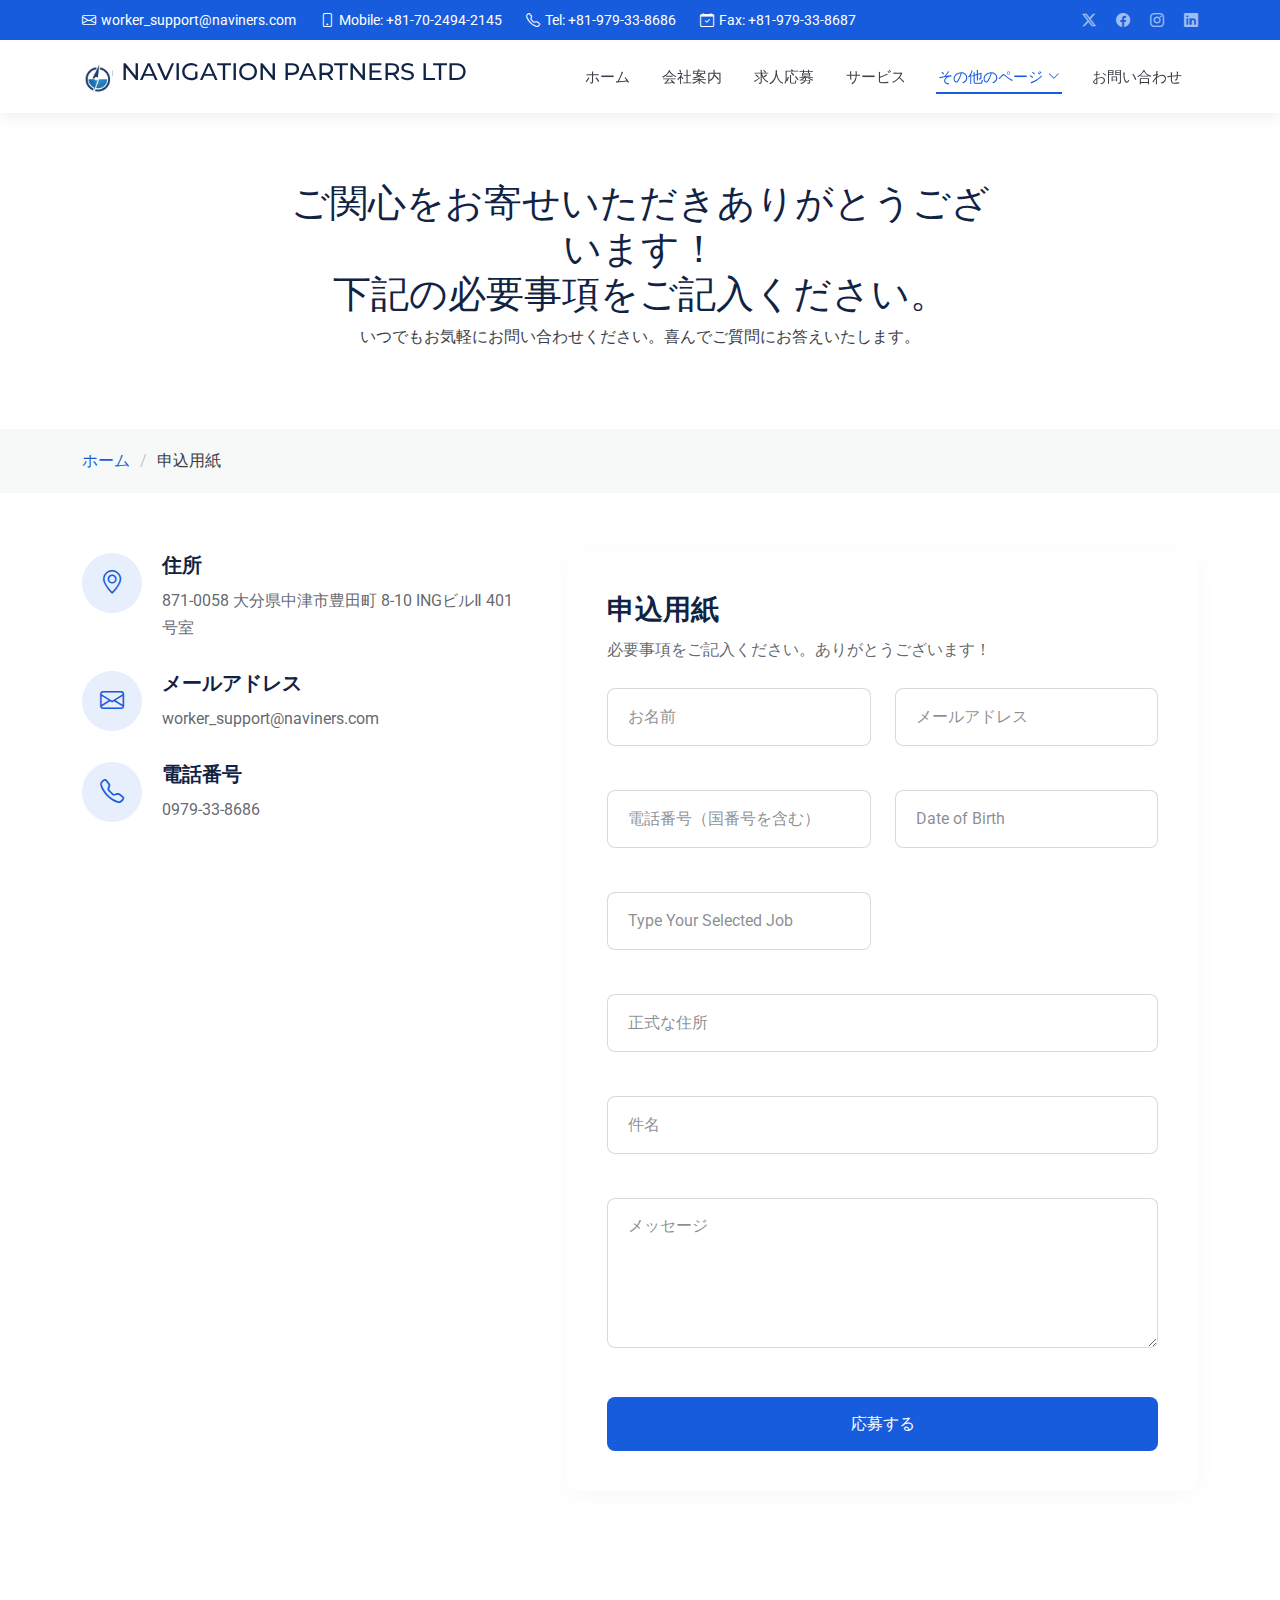
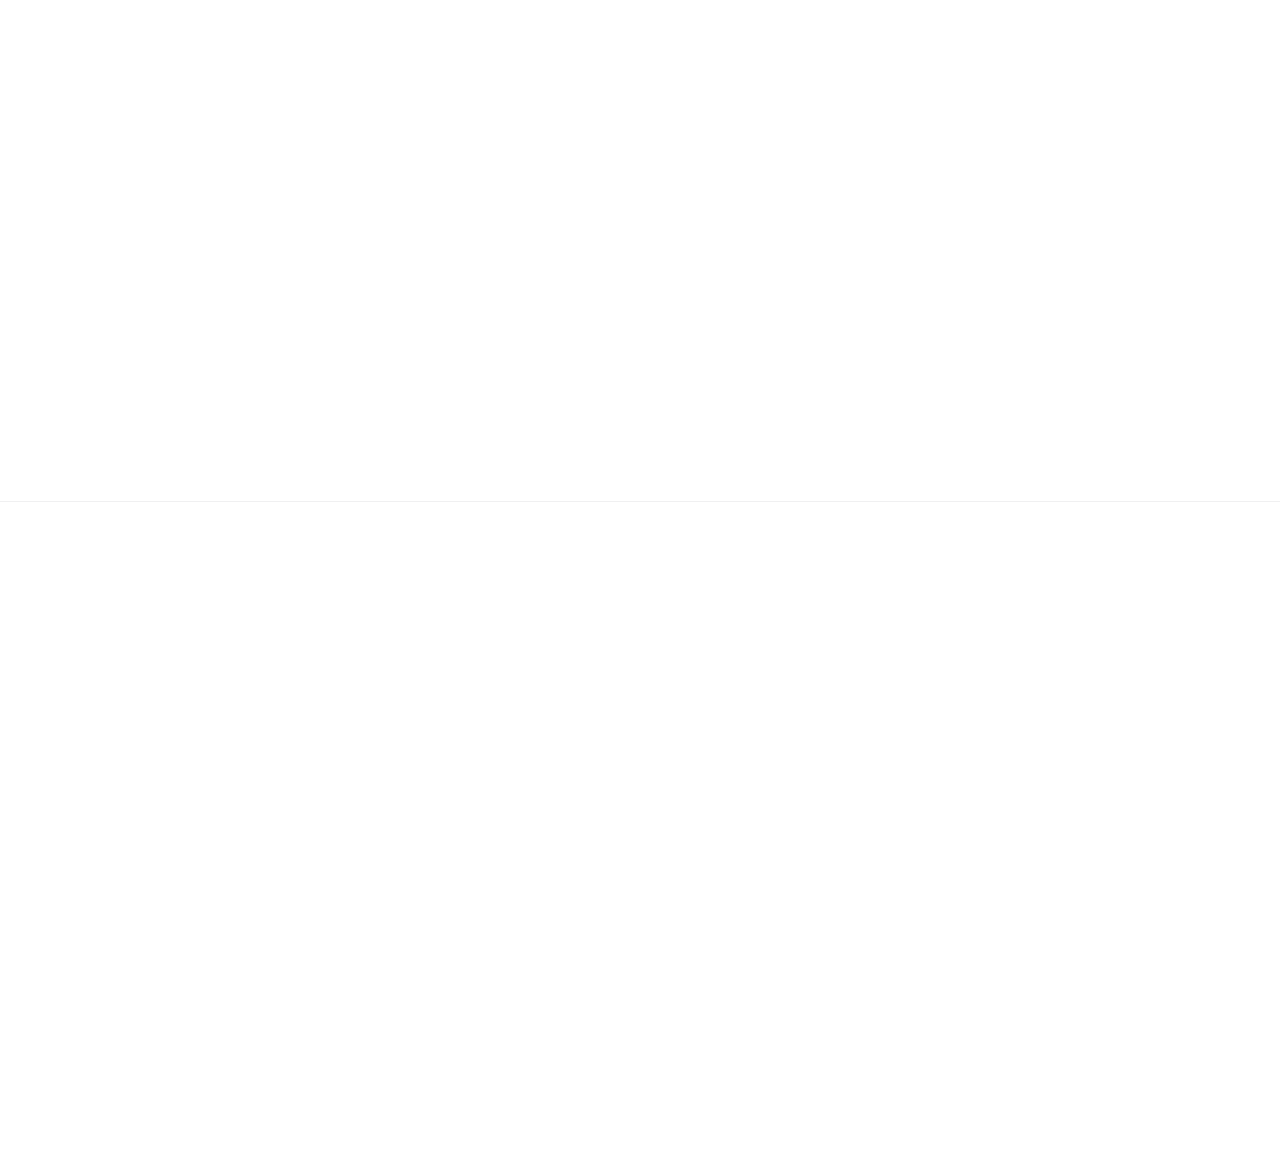
<file: applynow.html>
<!DOCTYPE html>
<html lang="ja">

<head>
  <meta charset="utf-8">
  <meta content="width=device-width, initial-scale=1.0" name="viewport">
  <title translate="no">Apply Now - Navigation Partners Ltd</title>
  <meta name="description" content="">
  <meta name="keywords" content="">

  <!-- Favicons -->
  <link href="assets/img/navpart-logo-2.jpg" rel="icon">
  <link href="assets/img/navpart-logo-2.jpg" rel="apple-touch-icon">

  <!-- Fonts -->
  <link href="https://fonts.googleapis.com" rel="preconnect">
  <link href="https://fonts.gstatic.com" rel="preconnect" crossorigin>
  <link
    href="https://fonts.googleapis.com/css2?family=Roboto:ital,wght@0,100;0,300;0,400;0,500;0,700;0,900;1,100;1,300;1,400;1,500;1,700;1,900&family=Montserrat:ital,wght@0,100;0,200;0,300;0,400;0,500;0,600;0,700;0,800;0,900;1,100;1,200;1,300;1,400;1,500;1,600;1,700;1,800;1,900&family=Lato:ital,wght@0,100;0,300;0,400;0,700;0,900;1,100;1,300;1,400;1,700;1,900&display=swap"
    rel="stylesheet">

  <!-- Vendor CSS Files -->
  <link href="assets/vendor/bootstrap/css/bootstrap.min.css" rel="stylesheet">
  <link href="assets/vendor/bootstrap-icons/bootstrap-icons.css" rel="stylesheet">
  <link href="assets/vendor/aos/aos.css" rel="stylesheet">
  <link href="assets/vendor/glightbox/css/glightbox.min.css" rel="stylesheet">
  <link href="assets/vendor/fontawesome-free/css/all.min.css" rel="stylesheet">
  <link href="assets/vendor/swiper/swiper-bundle.min.css" rel="stylesheet">

  <!-- Main CSS File -->
  <link href="assets/css/main.css" rel="stylesheet">


</head>

<body class="contact-page">

  <header id="header" class="header fixed-top">

    <div class="topbar d-flex align-items-center dark-background">
      <div class="container d-flex justify-content-center justify-content-md-between">
        <div class="contact-info d-flex align-items-center">
          <i class="bi bi-envelope d-flex align-items-center"><a
              href="mailto:worker_support@naviners.com">worker_support@naviners.com</a></i>
          <i class="bi bi-phone d-flex align-items-center ms-4"><span>Mobile: +81-70-2494-2145</span></i>
          <i class="bi bi-telephone d-flex align-items-center ms-4"><span>Tel: +81-979-33-8686</span></i>
          <i class="bi bi-calendar-check d-flex align-items-center ms-4"><span>Fax: +81-979-33-8687</span></i>
        </div>
        <div class="social-links d-none d-md-flex align-items-center">
          <a href="#!" class="twitter"><i class="bi bi-twitter-x"></i></a>
          <a href="https://www.facebook.com/naviner.japan" class="facebook"><i class="bi bi-facebook"></i></a>
          <a href="#!" class="instagram"><i class="bi bi-instagram"></i></a>
          <a href="#!" class="linkedin"><i class="bi bi-linkedin"></i></a>
        </div>
      </div>
    </div><!-- End Top Bar -->

    <div class="branding d-flex align-items-cente">

      <div class="container position-relative d-flex align-items-center justify-content-between">
        <a href="index.html" class="logo d-flex align-items-center">
          <!-- Uncomment the line below if you also wish to use an image logo -->
          <img src="assets/img/navpart-logo-2.jpg" alt="">
          <h4 class="sitename" translate="no">NAVIGATION PARTNERS LTD</h4>
        </a>

        <nav id="navmenu" class="navmenu">
          <ul>
           <!-- Home -->
            <li><a href="index.html" >ホーム</a></li>
              <!-- About Us -->
              <li><a href="about.html" >会社案内</a></li>
              <!-- Job application -->
              <li><a href="departments.html">
                    <span style="display:none;">Employment Registration</span>求人応募
                  </a></li>
              <!-- Services -->
              <li><a href="services.html" >サービス</a></li>
                  <!-- More Pages -->
              <li class="dropdown"><a href="#" class="active"><span>その他のページ</span> <i class="bi bi-chevron-down toggle-dropdown"></i></a>
            <ul>
              <li><a href="appointment.html">
                    <span style="display:none;">Schedule a Consultation</span>予約
                  </a></li>
      
              <li><a href="faq.html">よくあるご質問</a></li>
      
              <li><a href="gallery.html">ギャラリー</a></li>
      
              <li><a href="terms.html">
                    <span style="display:none;">Terms and Conditions</span>利用規約
                  </a></li>
      
              <li><a href="privacy.html">
                    <span style="display:none;">Data Privacy Policy</span>プライバシー
                  </a></li>
              </ul>
              </li>
              <!--Contact Us-->
              <li><a href="contact.html">お問い合わせ</a></li>
          <!-- </ul>
             <li> -->
              <!--Language Translator-->
         <div class="gtranslate_wrapper"></div>
<script>
  window.gtranslateSettings = {
    "default_language": "ja",
    "native_language_names": true,
    "detect_browser_language": false, 
    "languages": ["en", "ja", "my", "vi", "id"],
    "wrapper_selector": ".gtranslate_wrapper",
    "select_language_label": "Select Language"
  }
</script>
<script src="https://cdn.gtranslate.net/widgets/latest/dropdown.js" defer></script>


<script>
(function() {
    const STORAGE_KEY = 'userLanguage';

    function applySavedLanguage() {
        const savedLang = localStorage.getItem(STORAGE_KEY);
        // Ensure we don't loop if already in English
        if (!savedLang || savedLang === 'ja') return;

        const select = document.querySelector('.gt_selector');
        
        if (select && typeof doGTranslate === 'function') {
            if (select.value !== savedLang) {
                // Professional approach: change the value and trigger the global function
                select.value = savedLang;
                doGTranslate('ja|' + savedLang);
                console.log("Context updated to: " + savedLang);
            }
        }
    }

    // Capture user selection
    document.addEventListener('change', function(e) {
        if (e.target && e.target.classList.contains('gt_selector')) {
            const selectedLang = e.target.value.split('|')[1] || e.target.value;
            localStorage.setItem(STORAGE_KEY, selectedLang);
        }
    });

    // Check for initialization with a cleaner exit
    let attempts = 0;
    const checkWidget = setInterval(() => {
        const select = document.querySelector('.gt_selector');
        if (select && typeof doGTranslate === 'function') {
            applySavedLanguage();
            clearInterval(checkWidget); // Stop once found and applied
        }
        if (attempts++ > 30) clearInterval(checkWidget);
    }, 200);
})();
</script>

            </li>
          </ul>
          <i class="mobile-nav-toggle d-xl-none bi bi-list"></i>
        </nav>

      </div>

    </div>


  </header>

  <main class="main">

    <!-- Page Title -->
    <div class="page-title">
      <div class="heading">
        <div class="container">
          <div class="row d-flex justify-content-center text-center">
            <div class="col-lg-8">
              <h1 class="heading-title">ご関心をお寄せいただきありがとうございます！<br> 下記の必要事項をご記入ください。</h1>
              <p class="mb-0">
               いつでもお気軽にお問い合わせください。喜んでご質問にお答えいたします。
              </p>
            </div>
          </div>
        </div>
      </div>
      <nav class="breadcrumbs">
        <div class="container">
          <ol>
            <li><a href="index.html">ホーム</a></li>
            <li class="current">申込用紙</li>
          </ol>
        </div>
      </nav>
    </div><!-- End Page Title -->

    <!-- Contact Section -->
    <section id="contact" class="contact section">

      <div class="container" data-aos="fade-up" data-aos-delay="100">
        <div class="row g-5">
          <div class="col-lg-5">
            <div class="contact-info-wrapper">
              <div class="contact-info-item" data-aos="fade-up" data-aos-delay="100">
                <div class="info-icon">
                  <i class="bi bi-geo-alt"></i>
                </div>
                <div class="info-content">
                  <h3>住所</h3>
                  <p><span translate="no">871-0058 大分県中津市豊田町 8-10 INGビルⅡ   401号室</span></p>
                </div>
              </div>

              <div class="contact-info-item" data-aos="fade-up" data-aos-delay="200">
                <div class="info-icon">
                  <i class="bi bi-envelope"></i>
                </div>
                <div class="info-content">
                  <h3>メールアドレス</h3>
                  <p translate="no">worker_support@naviners.com</p>
                 
                </div>
              </div>

              <div class="contact-info-item" data-aos="fade-up" data-aos-delay="200">
                <div class="info-icon">
                  <i class="bi bi-telephone"></i>
                </div>
                <div class="info-content">
                  <h3>電話番号</h3>
                  <p translate="no">0979-33-8686</p>
                 
                </div>
              </div>

              <div class="contact-info-item" data-aos="fade-up" data-aos-delay="200">
                <div class="info-icon">
                  <i class="bi bi-phone"></i>
                </div>
                <div class="info-content">
                  <h3 translate="no">FAX: </h3>
                  <p translate="no">0979-33-8687</p>
                 
                </div>
              </div>

              <div class="contact-info-item" data-aos="fade-up" data-aos-delay="300">
                <div class="info-icon">
                  <i class="bi bi-headset"></i>
                </div>
                <div class="info-content">
                  <h3>営業時間</h3>
                  <p>月曜日～金曜日：午前8時30分～午後5時30分</p>
                  
                </div>
              </div>
            </div>
          </div>

          <div class="col-lg-7">
            <div class="contact-form-card" data-aos="fade-up" data-aos-delay="200">
              <h2>申込用紙</h2>
              <p class="mb-4">必要事項をご記入ください。ありがとうございます！</p>

              
                <form action="https://formsubmit.co/worker_support@naviners.com" method="POST">
                  <!--Honeypot-->
                  <input type="text" name="_honey" style="display: none">

                   <!--Disable Captch-->
                   <input type="hidden" name="_captcha" value="false">

                   <!--Success Email Page-->
                   <input type="hidden" name="_next" value="https://rondielabra18.github.io/navpartnersltd/success.html">

                <div class="row g-4">
                  <div class="col-md-6">
                    <input type="text" class="form-control" name="Name" id="name" placeholder="お名前" required="">
                  </div>

                  <div class="col-md-6">
                    <input type="email" class="form-control" name="e-mail" id="email" placeholder="メールアドレス"
                      required="">
                  </div>

                  <div class="col-md-6">
                    <input type="text" class="form-control" name="Phone&nbsp;Number" id="phoneNumber" placeholder="電話番号（国番号を含む）"
                      required="">
                  </div>

                  <div class="col-md-6">
                    <input type="text" class="form-control" name="Date&nbsp;of&nbsp;Birth" id="dateofbirth" placeholder="Date of Birth"
                      required="">
                  </div>

                  <div class="col-md-6">
                    <input type="text" class="form-control" name="Job&nbsp;Interest" id="jobinterest" placeholder="Type Your Selected Job"
                      required="">
                  </div>

                  <div class="col-12">
                    <input type="text" class="form-control" name="Address" id="fulladdress" placeholder="正式な住所"
                      required="">
                  </div>

                  <div class="col-12">
                    <input type="text" class="form-control" name="Subject" id="subject" placeholder="件名"
                      required="">
                  </div>

                  <div class="col-12">
                    <textarea class="form-control" name="Message" id="message" placeholder="メッセージ" rows="6"
                      required=""></textarea>
                  </div>

                  <!-- <div class="col-12">
                    <div class="loading">Loading</div>
                    <div class="error-message"></div>
                    <div class="sent-message">Your message has been sent. Thank you!</div>
                  </div> -->

                  <div class="col-12">
                    <button type="submit" class="btn btn-submit">応募する</button>
                  </div>
                </div>
              </form>
            </div>
          </div>
        </div>
      </div>

      <div class="container-fluid map-container" data-aos="fade-up" data-aos-delay="200">
        <div class="map-overlay"></div>

          <iframe src="https://www.google.com/maps/embed?pb=!1m18!1m12!1m3!1d3323.268463812861!2d131.18675371127625!3d33.59833817322004!2m3!1f0!2f0!3f0!3m2!1i1024!2i768!4f13.1!3m3!1m2!1s0x3543fa0861bb1df1%3A0xeb32a2fe505efa97!2s8-10%20Toyodamachi%2C%20Nakatsu%2C%20Oita%20871-0058%2C%20Japan!5e0!3m2!1sen!2sph!4v1773978835990!5m2!1sen!2sph" width="800" height="600" style="border:0;" allowfullscreen="" loading="lazy" referrerpolicy="no-referrer-when-downgrade"></iframe>
        </div>

    </section><!-- /Contact Section -->

  </main>

  <footer id="footer" class="footer-16 footer position-relative">

   <div class="container">

      <div class="footer-main" data-aos="fade-up" data-aos-delay="100">
        <div class="row align-items-start">

          <div class="col-lg-5">
            <div class="brand-section">
              <a href="index.html" class="logo d-flex align-items-center mb-4">
               <span class="sitename" translate="no"><h3>NAVIGATION PARTNERS LTD</h3></span>
              </a>
              <p class="brand-description">グローバルな人材と日本企業をつなぐ</p>
              <p>特定技能労働者向け登録支援機関</p>


              <div class="contact-info mt-5">
                <div class="contact-item">
                  <i class="bi bi-geo-alt"></i>
                  <span translate="no">871-0058 大分県中津市豊田町 8-10 INGビルⅡ   401号室</span>
                </div>
                <div class="contact-item">
                  <i class="bi bi-telephone"></i>
                  <span translate="no">0979-33-8686</span>
                </div>
                <div class="contact-item">
                  <i class="bi bi-phone"></i>
                  <span translate="no">FAX: 0979-33-8687</span>
                </div>
                <div class="contact-item">
                  <i class="bi bi-envelope"></i>
                  <span translate="no">worker_support@naviners.com</span>
                </div>
              </div>
            </div>
          </div>

          <div class="col-lg-7">
            <div class="footer-nav-wrapper">
              <div class="row">

                <!-- <div class="col-6 col-lg-3">
                  <div class="nav-column">
                    <h6>Map Location:</h6>
                    <nav class="footer-nav">
                      <iframe src="https://www.google.com/maps/embed?pb=!1m18!1m12!1m3!1d3323.23510719042!2d131.18434274836545!3d33.59920380477677!2m3!1f0!2f0!3f0!3m2!1i1024!2i768!4f13.1!3m3!1m2!1s0x3543fa086a492899%3A0xae0c035e948dcb61!2s10%20Toyodamachi%2C%20Nakatsu%2C%20Oita%20871-0058%2C%20Japan!5e0!3m2!1sen!2sph!4v1770692267560!5m2!1sen!2sph" width="600" height="450" style="border:0;" allowfullscreen="" loading="lazy" referrerpolicy="no-referrer-when-downgrade"></iframe>
                     </nav>
                  </div>
                </div> -->



                <!-- <div class="col-6 col-lg-3">
                  <div class="nav-column">
                    <h6>Services</h6>
                    <nav class="footer-nav">
                      <a href="#!">Brand Identity</a>
                      <a href="#!">Web Design</a>
                      <a href="#!">Mobile Apps</a>
                      <a href="#!">Digital Strategy</a>
                      <a href="#!">Consultation</a>
                    </nav>
                  </div>
                </div> -->

                <!-- <div class="col-6 col-lg-3">
                  <div class="nav-column">
                    <h6>Resources</h6>
                    <nav class="footer-nav">
                      <a href="#!">Design Blog</a>
                      <a href="#!">Style Guide</a>
                      <a href="#!">Free Assets</a>
                      <a href="#!">Tutorials</a>
                      <a href="#!">Inspiration</a>
                    </nav>
                  </div>
                </div> -->

                <!-- <div class="col-6 col-lg-3">
                  <div class="nav-column">
                    <h6>Connect</h6>
                    <nav class="footer-nav">
                      <a href="#!">Start Project</a>
                      <a href="#!">Schedule Call</a>
                      <a href="#!">Join Newsletter</a>
                      <a href="#!">Follow Updates</a>
                      <a href="#!">Partnership</a>
                    </nav>
                  </div>
                </div> -->

              </div>
            </div>
          </div>

        </div>
      </div>

    </div>

    <div class="footer-bottom">
      <div class="container">
        <div class="bottom-content" data-aos="fade-up" data-aos-delay="300">
          <div class="row align-items-center">

            <div class="col-lg-6">
              <div class="copyright">
                <p>© <span class="sitename">Navigation Partners Ltd.</span>. All rights reserved.</p>
              </div>
            </div>

            <div class="col-lg-6">
              <div class="legal-links">
                <a href="privacy.html">Privacy Policy</a>
                <a href="terms.html">Terms of Service</a>
                <a href="#!">Cookie Policy</a>
                <div class="credits">
                  <!-- All the links in the footer should remain intact. -->
                  <!-- You can delete the links only if you've purchased the pro version. -->
                  <!-- Licensing information: https://bootstrapmade.com/license/ -->
                  <!-- Purchase the pro version with working PHP/AJAX contact form: [buy-url] -->
                  <!-- Designed by <a href="https://bootstrapmade.com/">BootstrapMade</a>. Distributed by <a href="https://themewagon.com" target="_blank">ThemeWagon</a> -->
                </div>
              </div>
            </div>

          </div>
        </div>
      </div>
    </div>

  </footer>

  <!-- Scroll Top -->
  <a href="#!" id="scroll-top" class="scroll-top d-flex align-items-center justify-content-center"><i
      class="bi bi-arrow-up-short"></i></a>

  <!-- Preloader -->
  <div id="preloader"></div>

  <!-- Vendor JS Files -->
  <script src="assets/vendor/bootstrap/js/bootstrap.bundle.min.js"></script>
  <script src="assets/vendor/php-email-form/validate.js"></script>
  <script src="assets/vendor/aos/aos.js"></script>
  <script src="assets/vendor/glightbox/js/glightbox.min.js"></script>
  <script src="assets/vendor/purecounter/purecounter_vanilla.js"></script>
  <script src="assets/vendor/swiper/swiper-bundle.min.js"></script>

  <!-- Main JS File -->
  <script src="assets/js/main.js"></script>

<!--For fixing translation-->
 <script>
 const translationMap = {
  'ナビゲーションパートナーズ株式会社': 'ナビゲーション パートナーズ有限会社', //Navigation Partners LTD
  'M&Hモーターズ株式会社': 'M&Hモーターズ・リミテッド', //M&H
  '工業メーカー': '製造業', //Industrial Manufacturer
  '介護': '介護事業', // Nursing Care
  '農学者': '農業家', // Agriculturist
  '食品サービス' : '飲食業', // Food Service
  '外食産業' : '飲食業', //Food Service
  '家':'ホ-ム', // home
  '会社概要' : '会社案内', // About Us
  '私たちについて' : '会社案内', // about us
  'top talent from around the world' : 'Global Talent', // banner text fix translation
  'inquiry' : 'Contact Us', // fix translation for contact us
  'service' : 'Services', // fix translation for Services
  'Company Profile' : 'About Us', // fix translation for About Us
  'reservation' : 'Set Appointment', // fix translation for Set Appointment
  'terms of Service' : 'Terms of Services', //fix translation for Terms of Services
  'privacy' : 'Privacy', //fix translation for Privacy
};

const observer = new MutationObserver((mutations) => {
  // Disconnect to prevent the loop while we make changes
  observer.disconnect();

  const walker = document.createTreeWalker(document.body, NodeFilter.SHOW_TEXT, null, false);
  let node;

  while(node = walker.nextNode()) {
    let text = node.nodeValue;
    let changed = false;

    for (const [wrong, right] of Object.entries(translationMap)) {
      // Logic: Only replace if the text contains 'wrong' AND does NOT already contain 'right'
      if (text.includes(wrong) && !text.includes(right)) {
        text = text.replace(new RegExp(wrong, 'g'), right);
        changed = true;
      }
    }

    if (changed) {
      node.nodeValue = text;
    }
  }

  // Reconnect after finishing the updates
  startObserving();
});

function startObserving() {
  observer.observe(document.body, {
    childList: true,
    subtree: true,
    characterData: true
  });
}

startObserving();
</script>



</body>

</html>
</file>
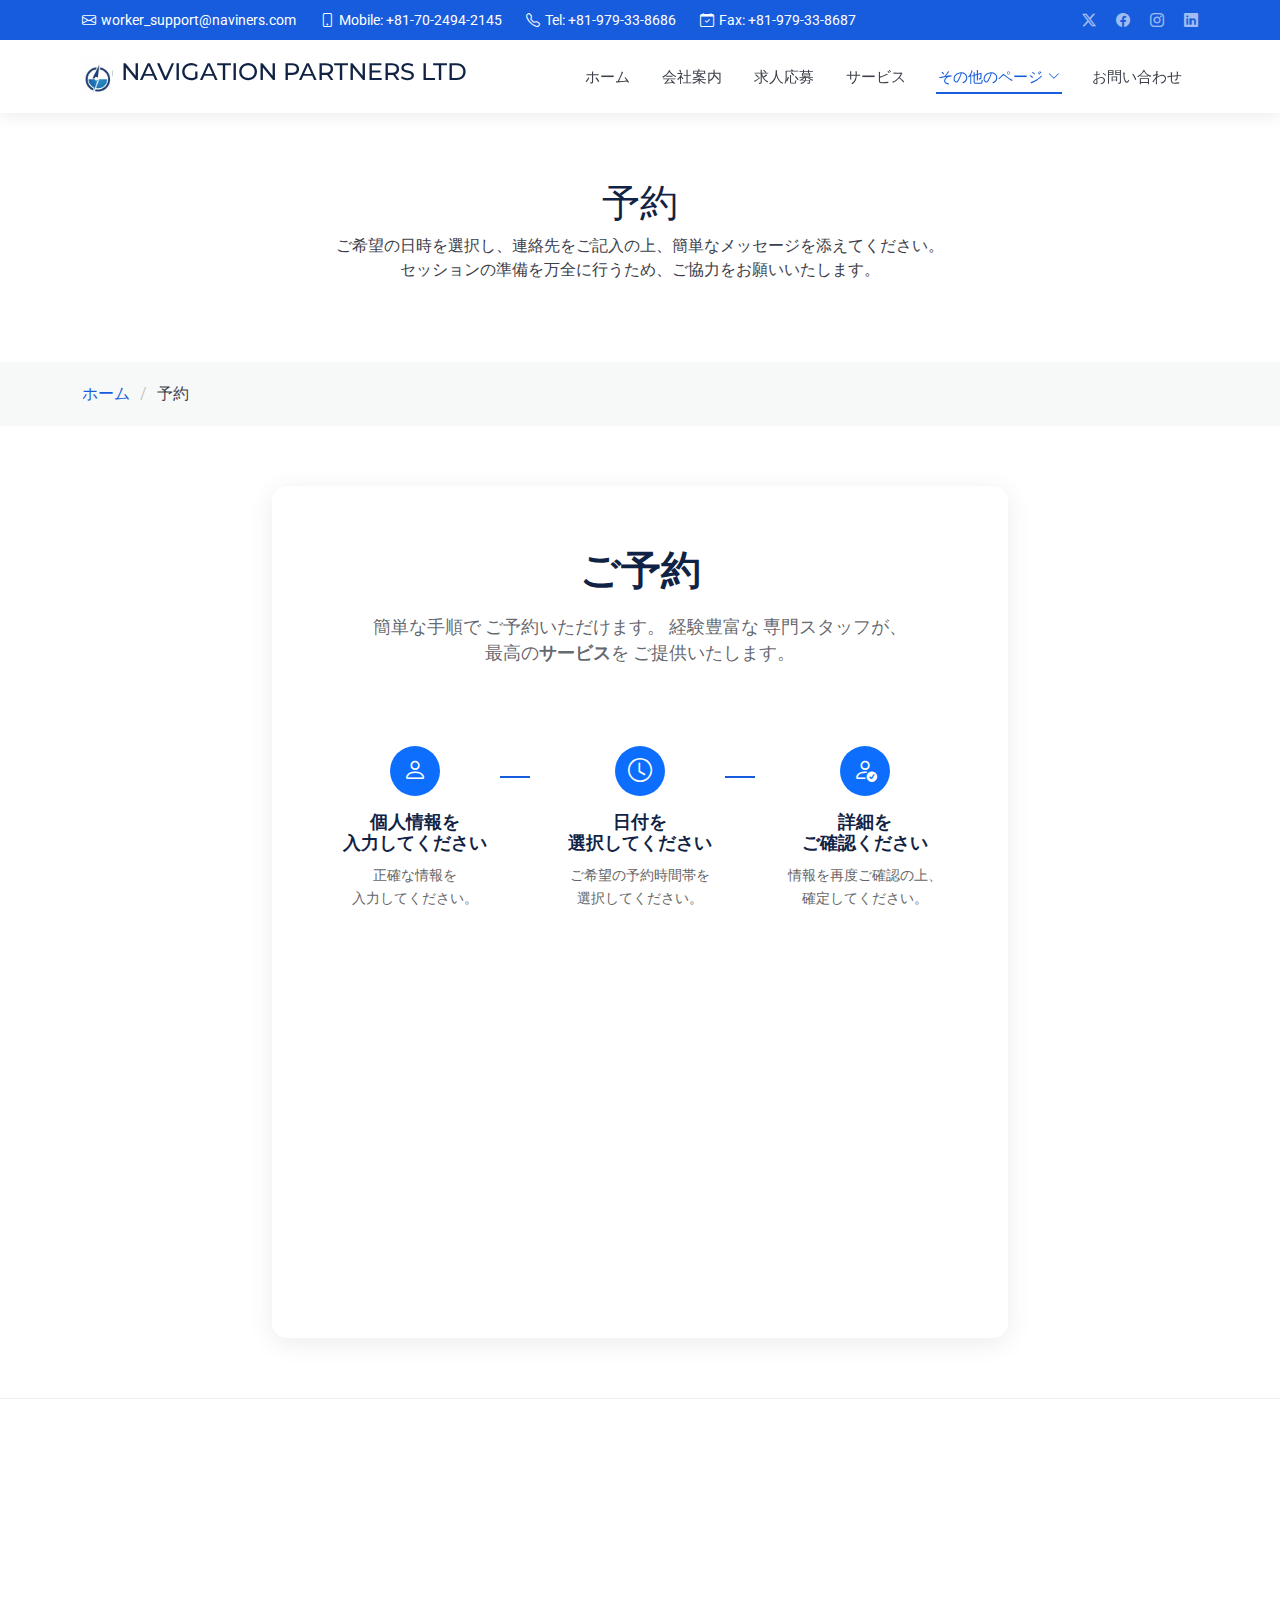
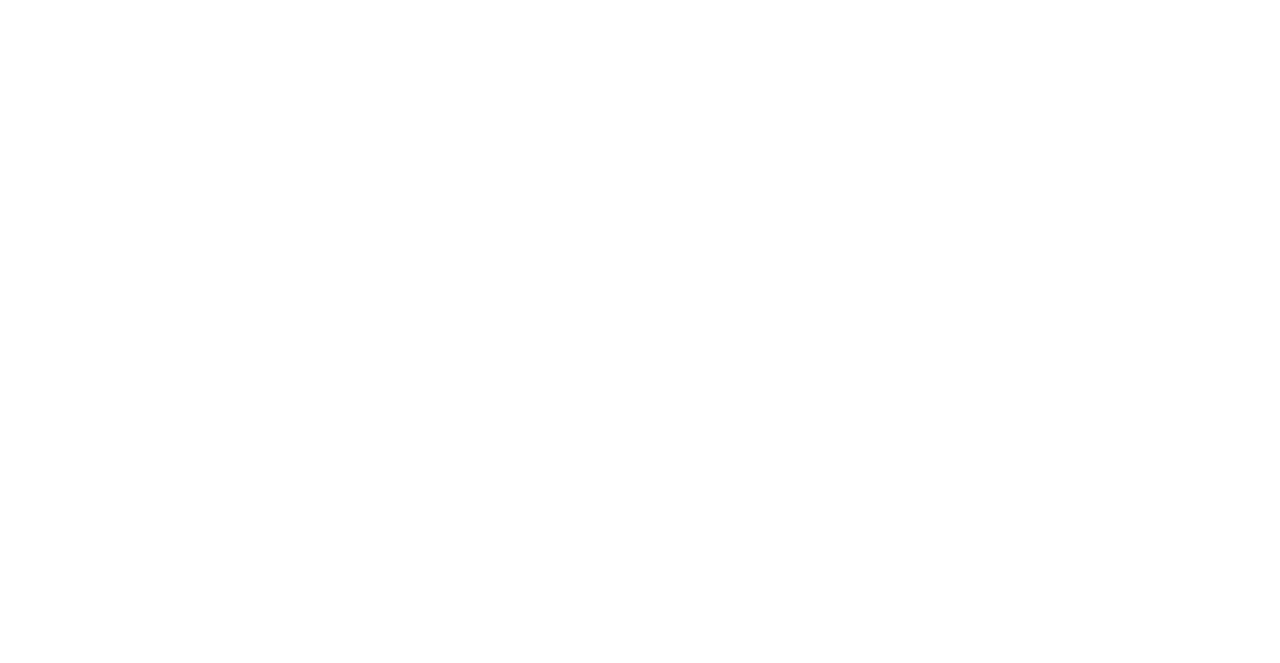
<file: appointment.html>
<!DOCTYPE html>
<html lang="ja">

<head>
  <meta charset="utf-8">
  <meta content="width=device-width, initial-scale=1.0" name="viewport">
  <title translate="no">Appointment - Navigation Partners Ltd</title>
  <meta name="description" content="">
  <meta name="keywords" content="">

  <!-- Favicons -->
  <link href="assets/img/navpart-logo-2.jpg" rel="icon">
  <link href="assets/img/navpart-logo-2.jpg" rel="apple-touch-icon">

  <!-- Fonts -->
  <link href="https://fonts.googleapis.com" rel="preconnect">
  <link href="https://fonts.gstatic.com" rel="preconnect" crossorigin>
  <link
    href="https://fonts.googleapis.com/css2?family=Roboto:ital,wght@0,100;0,300;0,400;0,500;0,700;0,900;1,100;1,300;1,400;1,500;1,700;1,900&family=Montserrat:ital,wght@0,100;0,200;0,300;0,400;0,500;0,600;0,700;0,800;0,900;1,100;1,200;1,300;1,400;1,500;1,600;1,700;1,800;1,900&family=Lato:ital,wght@0,100;0,300;0,400;0,700;0,900;1,100;1,300;1,400;1,700;1,900&display=swap"
    rel="stylesheet">

  <!-- Vendor CSS Files -->
  <link href="assets/vendor/bootstrap/css/bootstrap.min.css" rel="stylesheet">
  <link href="assets/vendor/bootstrap-icons/bootstrap-icons.css" rel="stylesheet">
  <link href="assets/vendor/aos/aos.css" rel="stylesheet">
  <link href="assets/vendor/glightbox/css/glightbox.min.css" rel="stylesheet">
  <link href="assets/vendor/fontawesome-free/css/all.min.css" rel="stylesheet">
  <link href="assets/vendor/swiper/swiper-bundle.min.css" rel="stylesheet">

  <!-- Main CSS File -->
  <link href="assets/css/main.css" rel="stylesheet">

  
</head>

<body class="appointment-page">

  <header id="header" class="header fixed-top">

    <div class="topbar d-flex align-items-center dark-background">
      <div class="container d-flex justify-content-center justify-content-md-between">
        <div class="contact-info d-flex align-items-center">
          <i class="bi bi-envelope d-flex align-items-center"><a
              href="mailto:worker_support@naviners.com">worker_support@naviners.com</a></i>
          <i class="bi bi-phone d-flex align-items-center ms-4"><span>Mobile: +81-70-2494-2145</span></i>
          <i class="bi bi-telephone d-flex align-items-center ms-4"><span>Tel: +81-979-33-8686</span></i>
          <i class="bi bi-calendar-check d-flex align-items-center ms-4"><span>Fax: +81-979-33-8687</span></i>
        </div>
        <div class="social-links d-none d-md-flex align-items-center">
          <a href="#!" class="twitter"><i class="bi bi-twitter-x"></i></a>
          <a href="https://www.facebook.com/naviner.japan" class="facebook"><i class="bi bi-facebook"></i></a>
          <a href="#!" class="instagram"><i class="bi bi-instagram"></i></a>
          <a href="#!" class="linkedin"><i class="bi bi-linkedin"></i></a>
        </div>
      </div>
    </div><!-- End Top Bar -->

    <div class="branding d-flex align-items-cente">

      <div class="container position-relative d-flex align-items-center justify-content-between">
        <a href="index.html" class="logo d-flex align-items-center">
          <!-- Uncomment the line below if you also wish to use an image logo -->
          <img src="assets/img/navpart-logo-2.jpg" alt="">
          <h4 class="sitename" translate="no">NAVIGATION PARTNERS LTD</h4>
        </a>

        <nav id="navmenu" class="navmenu">
          <ul>
              <!-- Home -->
            <li><a href="index.html">ホーム</a></li>
              <!-- About Us -->
              <li><a href="#">会社案内</a></li>
              <!-- Job application -->
              <li><a href="departments.html">
                    <span style="display:none;">Employment Registration</span>求人応募
                  </a></li>
              <!-- Services -->
              <li><a href="services.html">サービス</a></li>
                  <!-- More Pages -->
              <li class="dropdown"><a href="#" class="active"><span>その他のページ</span> <i class="bi bi-chevron-down toggle-dropdown"></i></a>
            <ul>
              <li><a href="appointment.html">
                    <span style="display:none;">Schedule a Consultation</span>予約
                  </a></li>
      
              <li><a href="faq.html">よくあるご質問</a></li>
      
              <li><a href="gallery.html">ギャラリー</a></li>
      
              <li><a href="terms.html">
                    <span style="display:none;">Terms and Conditions</span>利用規約
                  </a></li>
      
              <li><a href="privacy.html">
                    <span style="display:none;">Data Privacy Policy</span>プライバシー
                  </a></li>
              </ul>
              </li>
              <!--Contact Us-->
              <li><a href="contact.html">お問い合わせ</a></li>
          <!-- </ul>
             <li> -->
              <!--Language Translator-->
         <div class="gtranslate_wrapper"></div>
<script>
  window.gtranslateSettings = {
    "default_language": "ja",
    "native_language_names": true,
    "detect_browser_language": false, 
    "languages": ["ja", "en", "my", "vi", "id"],
    "wrapper_selector": ".gtranslate_wrapper",
    "select_language_label": "Select Language"
  }
</script>
<script src="https://cdn.gtranslate.net/widgets/latest/dropdown.js" defer></script>


<script>
(function() {
    const STORAGE_KEY = 'userLanguage';

    function applySavedLanguage() {
        const savedLang = localStorage.getItem(STORAGE_KEY);
        // Ensure we don't loop if already in English
        if (!savedLang || savedLang === 'ja') return;

        const select = document.querySelector('.gt_selector');
        
        if (select && typeof doGTranslate === 'function') {
            if (select.value !== savedLang) {
                // Professional approach: change the value and trigger the global function
                select.value = savedLang;
                doGTranslate('ja  |' + savedLang);
                console.log("Context updated to: " + savedLang);
            }
        }
    }

    // Capture user selection
    document.addEventListener('change', function(e) {
        if (e.target && e.target.classList.contains('gt_selector')) {
            const selectedLang = e.target.value.split('|')[1] || e.target.value;
            localStorage.setItem(STORAGE_KEY, selectedLang);
        }
    });

    // Check for initialization with a cleaner exit
    let attempts = 0;
    const checkWidget = setInterval(() => {
        const select = document.querySelector('.gt_selector');
        if (select && typeof doGTranslate === 'function') {
            applySavedLanguage();
            clearInterval(checkWidget); // Stop once found and applied
        }
        if (attempts++ > 30) clearInterval(checkWidget);
    }, 200);
})();
</script>

            </li>
          </ul>
          <i class="mobile-nav-toggle d-xl-none bi bi-list"></i>
        </nav>

      </div>

    </div>


  </header>

  <main class="main">

    <!-- Page Title -->
    <div class="page-title">
      <div class="heading">
        <div class="container">
          <div class="row d-flex justify-content-center text-center">
            <div class="col-lg-8">
              <h1 class="heading-title">予約</h1>
              <!-- <p class="mb-0">
                Please select your preferred time, provide your contact details, and include a brief message so we can best prepare for our session.
              </p> -->
              <p class="mb-0" style="word-break: keep-all; overflow-wrap: break-word;">
                ご希望の日時を選択し、連絡先をご記入の上、簡単なメッセージを添えてください。セッションの準備を万全に行うため、ご協力をお願いいたします。
              </p>
            </div>
          </div>
        </div>
      </div>
      <nav class="breadcrumbs">
        <div class="container">
          <ol>
            <li><a href="index.html">ホーム</a></li>
            <li class="current">予約</li>
          </ol>
        </div>
      </nav>
    </div><!-- End Page Title -->

    <!-- Appointmnet Section -->
    <section id="appointmnet" class="appointmnet section">

      <div class="container" data-aos="fade-up" data-aos-delay="100">

        <div class="row">
          <div class="col-lg-8 mx-auto">
            <div class="booking-wrapper">
              <div class="booking-header text-center" data-aos="fade-up" data-aos-delay="200">
                <h2>ご予約</h2>
                <!-- <p>簡単な手順でご予約いただけます。経験豊富な専門スタッフが、最高のサービスをご提供いたします</p> -->
                 <p class="modern-jp-text">
                  <span style="display:inline-block;">簡単な手順で</span>
                  <span style="display:inline-block;">ご予約いただけます。</span>
                  <span style="display:inline-block;">経験豊富な</span>
                  <span style="display:inline-block;">専門スタッフが、</span>
                  <span style="display:inline-block;">最高の<strong>サービス</strong>を</span>
                  <span style="display:inline-block;">ご提供いたします。</span>
                </p>
              </div>

              <!-- <div class="booking-steps" data-aos="fade-up" data-aos-delay="300">
                <div class="step">
                  <div class="step-icon">
                    <i class="bi bi-person"></i>
                  </div>
                  <div class="step-content">
                    <h4>個人情報を入力してください</h4>
                    <p>正確な情報を入力してくださ</p>
                  </div>
                </div>
                <div class="step">
                  <div class="step-icon">
                    <i class="bi bi-clock"></i>
                  </div>
                  <div class="step-content">
                    <h4>日付を選択してください</h4>
                    <p>ご希望の予約時間帯を選択してください</p>
                  </div>
                </div>
                <div class="step">
                  <div class="step-icon">
                    <i class="bi bi-person-check"></i>
                  </div>
                  <div class="step-content">
                    <h4>詳細をご確認ください</h4>
                    <p>情報を再度ご確認の上、確定してください。</p>
                  </div>
                </div>
              </div> -->

              <div class="booking-steps" data-aos="fade-up" data-aos-delay="300" style="display: flex; justify-content: space-around; align-items: flex-start; gap: 20px; font-family: 'Helvetica Neue', Arial, 'Hiragino Sans', 'Hiragino Kaku Gothic ProN', 'BIZ UDPGothic', 'Meiryo', sans-serif; line-height: 1.6; text-align: center;">
  
  <div class="step" style="flex: 1; min-width: 150px;">
    <div class="step-icon" style="width: 50px; height: 50px; background-color: #0d6efd; color: white; border-radius: 50%; display: flex; align-items: center; justify-content: center; margin: 0 auto 15px; flex-shrink: 0;">
      <i class="bi bi-person" style="font-size: 1.5rem;"></i>
    </div>
    <div class="step-content">
      <h4 style="margin: 0 0 10px; font-size: 1.1rem; font-weight: bold; word-break: keep-all;">
        <span style="display:inline-block;">個人情報を</span><br><span style="display:inline-block;">入力してください</span>
      </h4>
      <p style="margin: 0; font-size: 0.9rem; color: #666; word-break: keep-all;">
        <span style="display:inline-block;">正確な情報を</span><br><span style="display:inline-block;">入力してください。</span>
      </p>
    </div>
  </div>

  <div class="step" style="flex: 1; min-width: 150px;">
    <div class="step-icon" style="width: 50px; height: 50px; background-color: #0d6efd; color: white; border-radius: 50%; display: flex; align-items: center; justify-content: center; margin: 0 auto 15px; flex-shrink: 0;">
      <i class="bi bi-clock" style="font-size: 1.5rem;"></i>
    </div>
    <div class="step-content">
      <h4 style="margin: 0 0 10px; font-size: 1.1rem; font-weight: bold; word-break: keep-all;">
        <span style="display:inline-block;">日付を</span><br><span style="display:inline-block;">選択してください</span>
      </h4>
      <p style="margin: 0; font-size: 0.9rem; color: #666; word-break: keep-all;">
        <span style="display:inline-block;">ご希望の予約時間帯を</span><br><span style="display:inline-block;">選択してください。</span>
      </p>
    </div>
  </div>

  <div class="step" style="flex: 1; min-width: 150px;">
    <div class="step-icon" style="width: 50px; height: 50px; background-color: #0d6efd; color: white; border-radius: 50%; display: flex; align-items: center; justify-content: center; margin: 0 auto 15px; flex-shrink: 0;">
      <i class="bi bi-person-check" style="font-size: 1.5rem;"></i>
    </div>
    <div class="step-content">
      <h4 style="margin: 0 0 10px; font-size: 1.1rem; font-weight: bold; word-break: keep-all;">
        <span style="display:inline-block;">詳細を</span><br><span style="display:inline-block;">ご確認ください</span>
      </h4>
      <p style="margin: 0; font-size: 0.9rem; color: #666; word-break: keep-all;">
        <span style="display:inline-block;">情報を再度ご確認の上、</span><br><span style="display:inline-block;">確定してください。</span>
      </p>
    </div>
  </div>
  
</div>

              <div class="appointment-form" data-aos="fade-up" data-aos-delay="400">
                <form action="https://formsubmit.co/worker_support@naviners.com" method="POST">

                  <!--Honeypot-->
                  <input type="text" name="_honey" style="display: none">

                   <!--Disable Captch-->
                   <input type="hidden" name="_captcha" value="false">

                   <!--Success Email Page-->
                   <input type="hidden" name="_next" value="https://rondielabra18.github.io/navpartnersltd/success.html">

                  <div class="row gy-4">
                    <div class="col-md-6">
                      <input type="text" name="Full&nbsp;Name" class="form-control" placeholder="氏名" required="">
                    </div>
                    <div class="col-md-6">
                      <input type="email" name="Email" class="form-control" placeholder="Eメールアドレス" required="">
                    </div>
                    <div class="col-md-6">
                      <input type="tel" name="Phone" class="form-control" placeholder="電話番号" required="">
                    </div>
                    
                    <div class="col-md-6">
                      <input type="date" name="Date" class="form-control" required="">
                    </div>
                    
                    <div class="col-12">
                      <textarea name="Message" class="form-control" rows="4"
                        placeholder="その他のメモ／メッセージ..."></textarea>
                    </div>
                    
                    <div class="col-12">                      
                      <button type="submit" class="btn-book">今すぐ予約！</button>
                    </div>

                    <!-- <div class="col-12">
                    <button type="submit" class="btn btn-submit">メッセージを送る</button>
                  </div> -->


                  </div>
                </form>
              </div>

            </div>
          </div>
        </div>

      </div>

    </section><!-- /Appointmnet Section -->

  </main>

  <footer id="footer" class="footer-16 footer position-relative">

    <div class="container">

      <div class="footer-main" data-aos="fade-up" data-aos-delay="100">
        <div class="row align-items-start">

          <div class="col-lg-5">
            <div class="brand-section">
              <a href="index.html" class="logo d-flex align-items-center mb-4">
               <span class="sitename" translate="no"><h3>NAVIGATION PARTNERS LTD</h3></span>
              </a>
              <p class="brand-description">グローバルな人材と日本企業をつなぐ</p>
              <p>特定技能労働者向け登録支援機関</p>


              <div class="contact-info mt-5">
                <div class="contact-item">
                  <i class="bi bi-geo-alt"></i>
                  <span translate="no">871-0058 大分県中津市豊田町 8-10 INGビルⅡ   401号室</span>
                </div>
                <div class="contact-item">
                  <i class="bi bi-telephone"></i>
                  <span translate="no">0979-33-8686</span>
                </div>
                <div class="contact-item">
                  <i class="bi bi-phone"></i>
                  <span translate="no">FAX: 0979-33-8687</span>
                </div>
                <div class="contact-item">
                  <i class="bi bi-envelope"></i>
                  <span translate="no">worker_support@naviners.com</span>
                </div>
              </div>
            </div>
          </div>

          <div class="col-lg-7">
            <div class="footer-nav-wrapper">
              <div class="row">

                <div class="col-6 col-lg-3">
                  <div class="nav-column">
                    <h6>オフィス所在地:</h6>
                    <nav class="footer-nav">
                     <iframe src="https://www.google.com/maps/embed?pb=!1m18!1m12!1m3!1d3323.268463812861!2d131.18675371127625!3d33.59833817322004!2m3!1f0!2f0!3f0!3m2!1i1024!2i768!4f13.1!3m3!1m2!1s0x3543fa0861bb1df1%3A0xeb32a2fe505efa97!2s8-10%20Toyodamachi%2C%20Nakatsu%2C%20Oita%20871-0058%2C%20Japan!5e0!3m2!1sen!2sph!4v1773978835990!5m2!1sen!2sph" width="600" height="450" style="border:0;" allowfullscreen="" loading="lazy" referrerpolicy="no-referrer-when-downgrade"></iframe>
                     </nav>
                  </div>
                </div>



                <!-- <div class="col-6 col-lg-3">
                  <div class="nav-column">
                    <h6>Services</h6>
                    <nav class="footer-nav">
                      <a href="#!">Brand Identity</a>
                      <a href="#!">Web Design</a>
                      <a href="#!">Mobile Apps</a>
                      <a href="#!">Digital Strategy</a>
                      <a href="#!">Consultation</a>
                    </nav>
                  </div>
                </div> -->

                <!-- <div class="col-6 col-lg-3">
                  <div class="nav-column">
                    <h6>Resources</h6>
                    <nav class="footer-nav">
                      <a href="#!">Design Blog</a>
                      <a href="#!">Style Guide</a>
                      <a href="#!">Free Assets</a>
                      <a href="#!">Tutorials</a>
                      <a href="#!">Inspiration</a>
                    </nav>
                  </div>
                </div> -->

                <!-- <div class="col-6 col-lg-3">
                  <div class="nav-column">
                    <h6>Connect</h6>
                    <nav class="footer-nav">
                      <a href="#!">Start Project</a>
                      <a href="#!">Schedule Call</a>
                      <a href="#!">Join Newsletter</a>
                      <a href="#!">Follow Updates</a>
                      <a href="#!">Partnership</a>
                    </nav>
                  </div>
                </div> -->

              </div>
            </div>
          </div>

        </div>
      </div>

    </div>

    <div class="footer-bottom">
      <div class="container">
        <div class="bottom-content" data-aos="fade-up" data-aos-delay="300">
          <div class="row align-items-center">

            <div class="col-lg-6">
              <div class="copyright">
                <p>© <span class="sitename">Navigation Partners Ltd.</span>. All rights reserved.</p>
              </div>
            </div>

            <div class="col-lg-6">
              <div class="legal-links">
                <a href="privacy.html">Privacy Policy</a>
                <a href="terms.html">Terms of Service</a>
                <a href="#!">Cookie Policy</a>
                <div class="credits">
              </div>
              </div>
            </div>

          </div>
        </div>
      </div>
    </div>

  </footer>

  <!-- Scroll Top -->
  <a href="#!" id="scroll-top" class="scroll-top d-flex align-items-center justify-content-center"><i
      class="bi bi-arrow-up-short"></i></a>

  <!-- Preloader -->
  <div id="preloader"></div>

  <!-- Vendor JS Files -->
  <script src="assets/vendor/bootstrap/js/bootstrap.bundle.min.js"></script>
  <script src="assets/vendor/php-email-form/validate.js"></script>
  <script src="assets/vendor/aos/aos.js"></script>
  <script src="assets/vendor/glightbox/js/glightbox.min.js"></script>
  <script src="assets/vendor/purecounter/purecounter_vanilla.js"></script>
  <script src="assets/vendor/swiper/swiper-bundle.min.js"></script>

  <!-- Main JS File -->
  <script src="assets/js/main.js"></script>


<!--For fixing translation-->
 <script>
 const translationMap = {
  'ナビゲーションパートナーズ株式会社': 'ナビゲーション パートナーズ有限会社', //Navigation Partners LTD
  '工業メーカー': '製造業', //Industrial Manufacturer
  '介護': '介護事業', // Nursing Care
  '農学者': '農業家', // Agriculturist
  '食品サービス' : '飲食業', // Food Service
  '外食産業' : '飲食業', //Food Service
  '家':'ホ-ム', // home
  '会社概要' : '会社案内', // About Us
  '特定技能労働者向け登録支援組織' : '特定技能労働者向け登録支援機関', //Registered Support Organization for Specified Skilled Workers
  'top talent from around the world' : 'Global Talent', // banner text fix translation
  'inquiry' : 'Contact Us', // fix translation for contact us
  'service' : 'Services', // fix translation for Services
  'Company Profile' : 'About Us', // fix translation for About Us
  'reservation' : 'Set Appointment', // fix translation for Set Appointment
  'Reservations' : 'Set Appointment', //fix Reservations
  'terms of Service' : 'Terms of Services', //fix translation for Terms of Services
  'privacy' : 'Privacy', //fix translation for Privacy
};

const observer = new MutationObserver((mutations) => {
  // Disconnect to prevent the loop while we make changes
  observer.disconnect();

  const walker = document.createTreeWalker(document.body, NodeFilter.SHOW_TEXT, null, false);
  let node;

  while(node = walker.nextNode()) {
    let text = node.nodeValue;
    let changed = false;

    for (const [wrong, right] of Object.entries(translationMap)) {
      // Logic: Only replace if the text contains 'wrong' AND does NOT already contain 'right'
      if (text.includes(wrong) && !text.includes(right)) {
        text = text.replace(new RegExp(wrong, 'g'), right);
        changed = true;
      }
    }

    if (changed) {
      node.nodeValue = text;
    }
  }

  // Reconnect after finishing the updates
  startObserving();
});

function startObserving() {
  observer.observe(document.body, {
    childList: true,
    subtree: true,
    characterData: true
  });
}

startObserving();
</script>



</body>

</html>
</file>
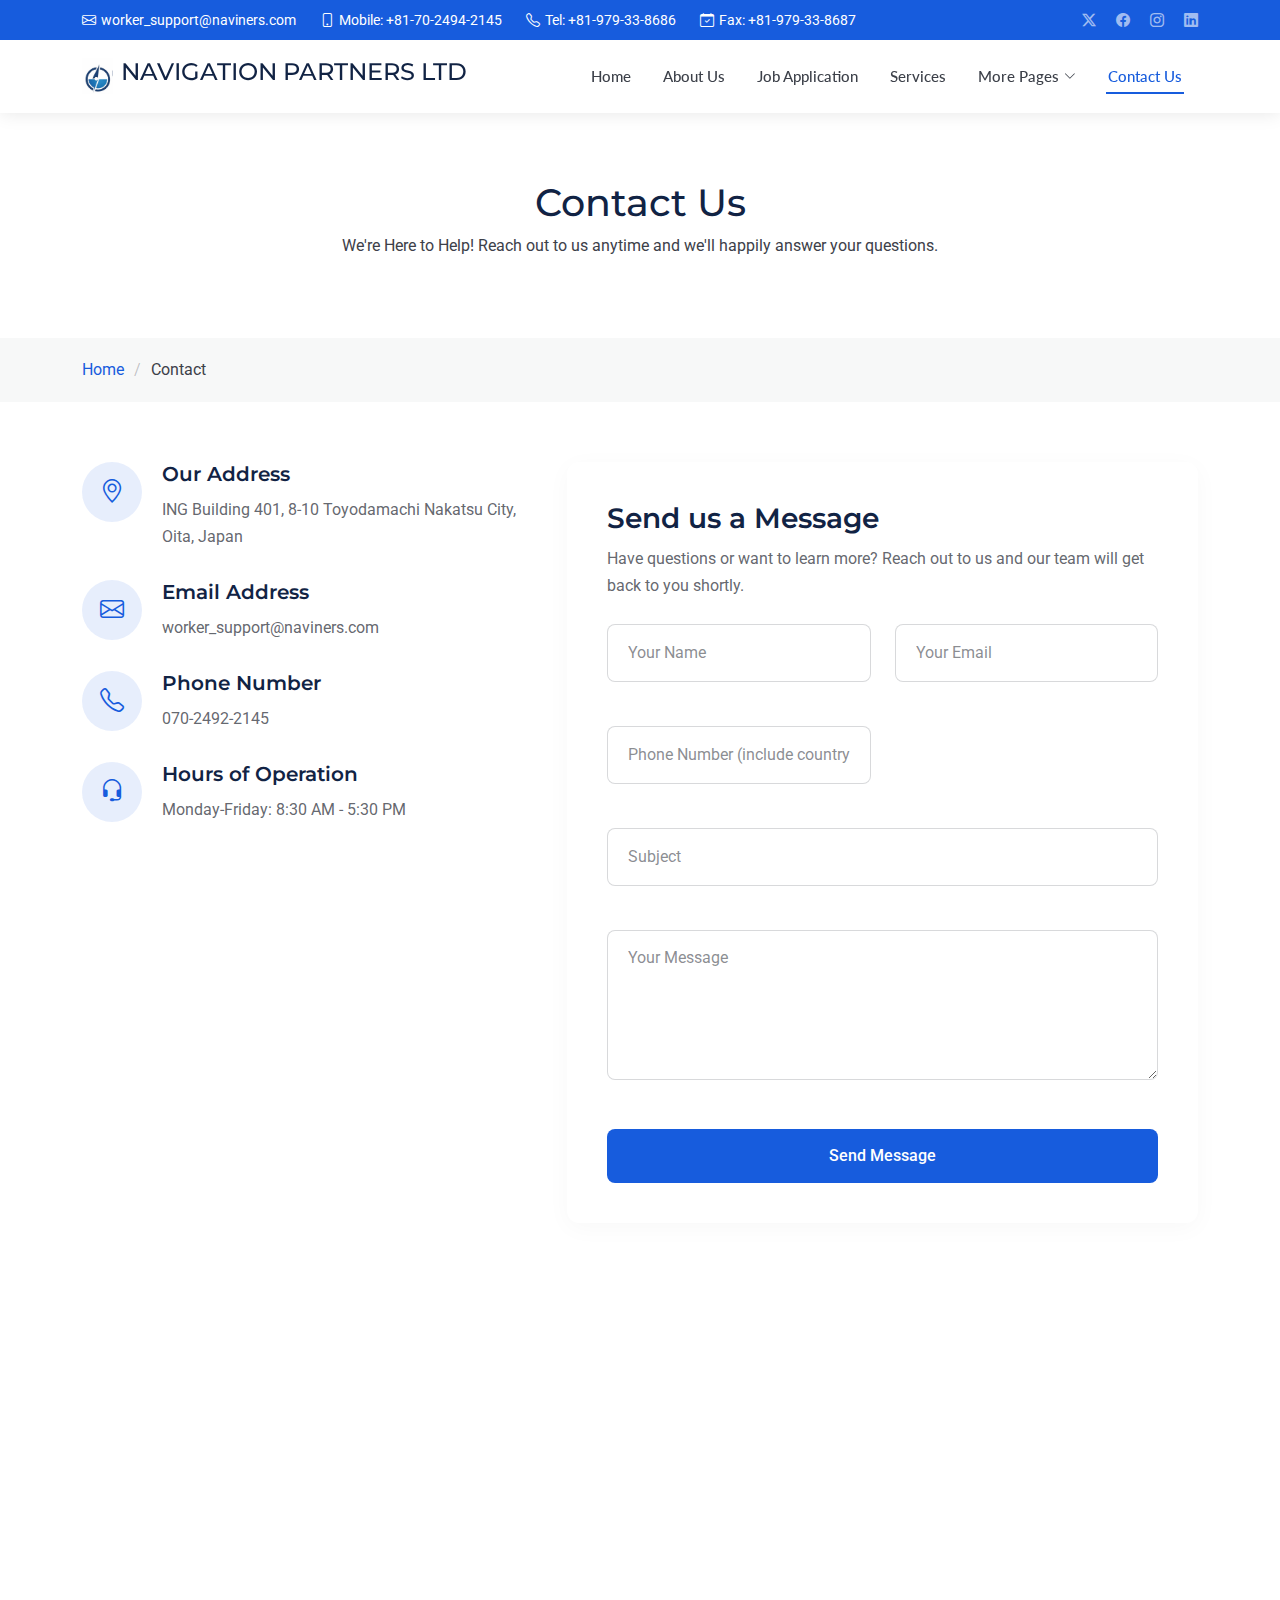
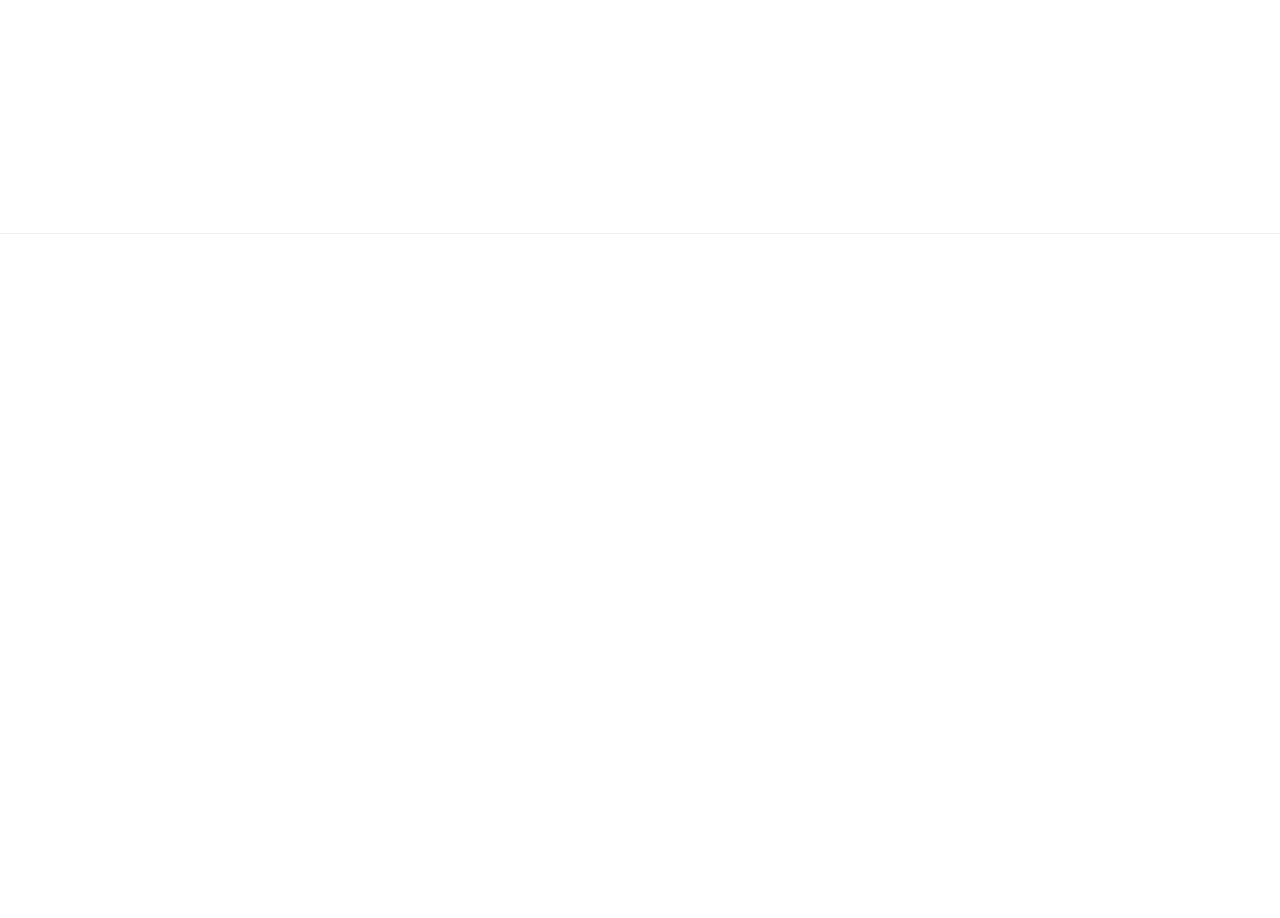
<file: contact.html>
<!DOCTYPE html>
<html lang="en">

<head>
  <meta charset="utf-8">
  <meta content="width=device-width, initial-scale=1.0" name="viewport">
  <title>Contact - Navigation Partners Ltd</title>
  <meta name="description" content="">
  <meta name="keywords" content="">

  <!-- Favicons -->
  <link href="assets/img/navpart-logo-2.jpg" rel="icon">
  <link href="assets/img/navpart-logo-2.jpg" rel="apple-touch-icon">

  <!-- Fonts -->
  <link href="https://fonts.googleapis.com" rel="preconnect">
  <link href="https://fonts.gstatic.com" rel="preconnect" crossorigin>
  <link
    href="https://fonts.googleapis.com/css2?family=Roboto:ital,wght@0,100;0,300;0,400;0,500;0,700;0,900;1,100;1,300;1,400;1,500;1,700;1,900&family=Montserrat:ital,wght@0,100;0,200;0,300;0,400;0,500;0,600;0,700;0,800;0,900;1,100;1,200;1,300;1,400;1,500;1,600;1,700;1,800;1,900&family=Lato:ital,wght@0,100;0,300;0,400;0,700;0,900;1,100;1,300;1,400;1,700;1,900&display=swap"
    rel="stylesheet">

  <!-- Vendor CSS Files -->
  <link href="assets/vendor/bootstrap/css/bootstrap.min.css" rel="stylesheet">
  <link href="assets/vendor/bootstrap-icons/bootstrap-icons.css" rel="stylesheet">
  <link href="assets/vendor/aos/aos.css" rel="stylesheet">
  <link href="assets/vendor/glightbox/css/glightbox.min.css" rel="stylesheet">
  <link href="assets/vendor/fontawesome-free/css/all.min.css" rel="stylesheet">
  <link href="assets/vendor/swiper/swiper-bundle.min.css" rel="stylesheet">

  <!-- Main CSS File -->
  <link href="assets/css/main.css" rel="stylesheet">

  
</head>

<body class="contact-page">

  <header id="header" class="header fixed-top">

    <div class="topbar d-flex align-items-center dark-background">
      <div class="container d-flex justify-content-center justify-content-md-between">
        <div class="contact-info d-flex align-items-center">
          <i class="bi bi-envelope d-flex align-items-center"><a
              href="mailto:worker_support@naviners.com">worker_support@naviners.com</a></i>
          <i class="bi bi-phone d-flex align-items-center ms-4"><span>Mobile: +81-70-2494-2145</span></i>
          <i class="bi bi-telephone d-flex align-items-center ms-4"><span>Tel: +81-979-33-8686</span></i>
          <i class="bi bi-calendar-check d-flex align-items-center ms-4"><span>Fax: +81-979-33-8687</span></i>
        </div>
        <div class="social-links d-none d-md-flex align-items-center">
          <a href="#!" class="twitter"><i class="bi bi-twitter-x"></i></a>
          <a href="https://www.facebook.com/naviner.japan" class="facebook"><i class="bi bi-facebook"></i></a>
          <a href="#!" class="instagram"><i class="bi bi-instagram"></i></a>
          <a href="#!" class="linkedin"><i class="bi bi-linkedin"></i></a>
        </div>
      </div>
    </div><!-- End Top Bar -->

    <div class="branding d-flex align-items-cente">

      <div class="container position-relative d-flex align-items-center justify-content-between">
        <a href="index.html" class="logo d-flex align-items-center">
          <!-- Uncomment the line below if you also wish to use an image logo -->
          <img src="assets/img/navpart-logo-2.jpg" alt="">
          <h4 class="sitename">NAVIGATION PARTNERS LTD</h4>
        </a>

        <nav id="navmenu" class="navmenu">
          <ul>
            <li><a href="index.html">Home</a></li>
  
              <li><a href="about.html">About Us</a></li>
  
              <li><a href="departments.html">
                    <span style="display:none;">Employment Registration</span>Job Application
                  </a></li>
  
              <li><a href="services.html">Services</a></li>
  
              <li class="dropdown"><a href="#"><span>More Pages</span> <i class="bi bi-chevron-down toggle-dropdown"></i></a>
            <ul>
              <li><a href="appointment.html">
                    <span style="display:none;">Schedule a Consultation</span>Appointment
                  </a></li>
      
              <li><a href="faq.html">Frequently Asked Questions</a></li>
      
              <li><a href="gallery.html">Gallery</a></li>
      
              <li><a href="terms.html">
                    <span style="display:none;">Terms and Conditions</span>Terms
                  </a></li>
      
              <li><a href="privacy.html">
                    <span style="display:none;">Data Privacy Policy</span>Privacy
                  </a></li>
              </ul>
              </li>
  
              <li><a href="contact.html" class="active">Contact Us</a></li>
          <!-- </ul>
             <li> -->
              <!--Language Translator-->
         <div class="gtranslate_wrapper"></div>
<script>
  window.gtranslateSettings = {
    "default_language": "en",
    "native_language_names": true,
    "detect_browser_language": false, 
    "languages": ["en", "ja", "my", "vi", "id"],
    "wrapper_selector": ".gtranslate_wrapper",
    "select_language_label": "Select Language"
  }
</script>
<script src="https://cdn.gtranslate.net/widgets/latest/dropdown.js" defer></script>


<script>
(function() {
    const STORAGE_KEY = 'userLanguage';

    function applySavedLanguage() {
        const savedLang = localStorage.getItem(STORAGE_KEY);
        // Ensure we don't loop if already in English
        if (!savedLang || savedLang === 'en') return;

        const select = document.querySelector('.gt_selector');
        
        if (select && typeof doGTranslate === 'function') {
            if (select.value !== savedLang) {
                // Professional approach: change the value and trigger the global function
                select.value = savedLang;
                doGTranslate('en|' + savedLang);
                console.log("Context updated to: " + savedLang);
            }
        }
    }

    // Capture user selection
    document.addEventListener('change', function(e) {
        if (e.target && e.target.classList.contains('gt_selector')) {
            const selectedLang = e.target.value.split('|')[1] || e.target.value;
            localStorage.setItem(STORAGE_KEY, selectedLang);
        }
    });

    // Check for initialization with a cleaner exit
    let attempts = 0;
    const checkWidget = setInterval(() => {
        const select = document.querySelector('.gt_selector');
        if (select && typeof doGTranslate === 'function') {
            applySavedLanguage();
            clearInterval(checkWidget); // Stop once found and applied
        }
        if (attempts++ > 30) clearInterval(checkWidget);
    }, 200);
})();
</script>

            </li>
          </ul>
          <i class="mobile-nav-toggle d-xl-none bi bi-list"></i>
        </nav>

      </div>

    </div>


  </header>

  <main class="main">

    <!-- Page Title -->
    <div class="page-title">
      <div class="heading">
        <div class="container">
          <div class="row d-flex justify-content-center text-center">
            <div class="col-lg-8">
              <h1 class="heading-title">Contact Us</h1>
              <p class="mb-0">
                We're Here to Help! Reach out to us anytime and we'll happily answer your questions.
              </p>
            </div>
          </div>
        </div>
      </div>
      <nav class="breadcrumbs">
        <div class="container">
          <ol>
            <li><a href="index.html">Home</a></li>
            <li class="current">Contact</li>
          </ol>
        </div>
      </nav>
    </div><!-- End Page Title -->

    <!-- Contact Section -->
    <section id="contact" class="contact section">

      <div class="container" data-aos="fade-up" data-aos-delay="100">
        <div class="row g-5">
          <div class="col-lg-5">
            <div class="contact-info-wrapper">
              <div class="contact-info-item" data-aos="fade-up" data-aos-delay="100">
                <div class="info-icon">
                  <i class="bi bi-geo-alt"></i>
                </div>
                <div class="info-content">
                  <h3>Our Address</h3>
                  <p>ING Building 401, 8-10 Toyodamachi
                    Nakatsu City, Oita, Japan</p>
                </div>
              </div>

              <div class="contact-info-item" data-aos="fade-up" data-aos-delay="200">
                <div class="info-icon">
                  <i class="bi bi-envelope"></i>
                </div>
                <div class="info-content">
                  <h3>Email Address</h3>
                  <p>worker_support@naviners.com</p>
                 
                </div>
              </div>

              <div class="contact-info-item" data-aos="fade-up" data-aos-delay="200">
                <div class="info-icon">
                  <i class="bi bi-telephone"></i>
                </div>
                <div class="info-content">
                  <h3>Phone Number</h3>
                  <p>070-2492-2145</p>
                 
                </div>
              </div>

              <div class="contact-info-item" data-aos="fade-up" data-aos-delay="300">
                <div class="info-icon">
                  <i class="bi bi-headset"></i>
                </div>
                <div class="info-content">
                  <h3>Hours of Operation</h3>
                  <p>Monday-Friday: 8:30 AM - 5:30 PM</p>
                  <!-- <p>Saturday: 9 AM - 4 PM</p> -->
                </div>
              </div>
            </div>
          </div>

          <div class="col-lg-7">
            <div class="contact-form-card" data-aos="fade-up" data-aos-delay="200">
              <h2>Send us a Message</h2>
              <p class="mb-4">Have questions or want to learn more? Reach out to us and our team will get back to you
                shortly.</p>

              
                <form action="https://formsubmit.co/worker_support@naviners.com" method="POST">
                  <!--Honeypot-->
                  <input type="text" name="_honey" style="display: none">

                   <!--Disable Captch-->
                   <input type="hidden" name="_captcha" value="false">

                   <!--Success Email Page-->
                   <input type="hidden" name="_next" value="https://rondielabra18.github.io/navpartnersltd/success.html">

                <div class="row g-4">
                  <div class="col-md-6">
                    <input type="text" class="form-control" name="Name" id="name" placeholder="Your Name" required="">
                  </div>

                  <div class="col-md-6">
                    <input type="email" class="form-control" name="e-mail" id="email" placeholder="Your Email"
                      required="">
                  </div>

                  <div class="col-md-6">
                    <input type="text" class="form-control" name="Phone&nbsp;Number" id="phoneNumber" placeholder="Phone Number (include country code)"
                      required="">
                  </div>

                  <div class="col-12">
                    <input type="text" class="form-control" name="Subject" id="subject" placeholder="Subject"
                      required="">
                  </div>

                  <div class="col-12">
                    <textarea class="form-control" name="Message" id="message" placeholder="Your Message" rows="6"
                      required=""></textarea>
                  </div>

                  <!-- <div class="col-12">
                    <div class="loading">Loading</div>
                    <div class="error-message"></div>
                    <div class="sent-message">Your message has been sent. Thank you!</div>
                  </div> -->

                  <div class="col-12">
                    <button type="submit" class="btn btn-submit">Send Message</button>
                  </div>
                </div>
              </form>
            </div>
          </div>
        </div>
      </div>

      <div class="container-fluid map-container" data-aos="fade-up" data-aos-delay="200">
        <div class="map-overlay"></div>

          <iframe src="https://www.google.com/maps/embed?pb=!1m18!1m12!1m3!1d3323.23510719042!2d131.18434274836545!3d33.59920380477677!2m3!1f0!2f0!3f0!3m2!1i1024!2i768!4f13.1!3m3!1m2!1s0x3543fa086a492899%3A0xae0c035e948dcb61!2s10%20Toyodamachi%2C%20Nakatsu%2C%20Oita%20871-0058%2C%20Japan!5e0!3m2!1sen!2sph!4v1770692267560!5m2!1sen!2sph" width="800" height="600" style="border:0;" allowfullscreen="" loading="lazy" referrerpolicy="no-referrer-when-downgrade"></iframe>
      </div>

    </section><!-- /Contact Section -->

  </main>

  <footer id="footer" class="footer-16 footer position-relative">

   <div class="container">

      <div class="footer-main" data-aos="fade-up" data-aos-delay="100">
        <div class="row align-items-start">

          <div class="col-lg-5">
            <div class="brand-section">
              <a href="index.html" class="logo d-flex align-items-center mb-4">
               <span class="sitename">NAVIGATION PARTNERS LTD</span>
              </a>
              <p class="brand-description">Connecting Global Talent with Japanese Companies</p>
              <p>Registered Support Organization for Specified Skilled Workers</p>


              <div class="contact-info mt-5">
                <div class="contact-item">
                  <i class="bi bi-geo-alt"></i>
                  <span>ING Building II, Room 401, 8-10 Toyodamachi, Nakatsu City, Oita 871-0058, Japan</span>
                </div>
                <div class="contact-item">
                  <i class="bi bi-telephone"></i>
                  <span>+81-979-33-8686</span>
                </div>
                <div class="contact-item">
                  <i class="bi bi-envelope"></i>
                  <span>worker_support@naviners.com</span>
                </div>
              </div>
            </div>
          </div>

          <div class="col-lg-7">
            <div class="footer-nav-wrapper">
              <div class="row">

                <!-- <div class="col-6 col-lg-3">
                  <div class="nav-column">
                    <h6>Map Location:</h6>
                    <nav class="footer-nav">
                      <iframe src="https://www.google.com/maps/embed?pb=!1m18!1m12!1m3!1d3323.23510719042!2d131.18434274836545!3d33.59920380477677!2m3!1f0!2f0!3f0!3m2!1i1024!2i768!4f13.1!3m3!1m2!1s0x3543fa086a492899%3A0xae0c035e948dcb61!2s10%20Toyodamachi%2C%20Nakatsu%2C%20Oita%20871-0058%2C%20Japan!5e0!3m2!1sen!2sph!4v1770692267560!5m2!1sen!2sph" width="600" height="450" style="border:0;" allowfullscreen="" loading="lazy" referrerpolicy="no-referrer-when-downgrade"></iframe>
                     </nav>
                  </div>
                </div> -->



                <!-- <div class="col-6 col-lg-3">
                  <div class="nav-column">
                    <h6>Services</h6>
                    <nav class="footer-nav">
                      <a href="#!">Brand Identity</a>
                      <a href="#!">Web Design</a>
                      <a href="#!">Mobile Apps</a>
                      <a href="#!">Digital Strategy</a>
                      <a href="#!">Consultation</a>
                    </nav>
                  </div>
                </div> -->

                <!-- <div class="col-6 col-lg-3">
                  <div class="nav-column">
                    <h6>Resources</h6>
                    <nav class="footer-nav">
                      <a href="#!">Design Blog</a>
                      <a href="#!">Style Guide</a>
                      <a href="#!">Free Assets</a>
                      <a href="#!">Tutorials</a>
                      <a href="#!">Inspiration</a>
                    </nav>
                  </div>
                </div> -->

                <!-- <div class="col-6 col-lg-3">
                  <div class="nav-column">
                    <h6>Connect</h6>
                    <nav class="footer-nav">
                      <a href="#!">Start Project</a>
                      <a href="#!">Schedule Call</a>
                      <a href="#!">Join Newsletter</a>
                      <a href="#!">Follow Updates</a>
                      <a href="#!">Partnership</a>
                    </nav>
                  </div>
                </div> -->

              </div>
            </div>
          </div>

        </div>
      </div>

    </div>

    <div class="footer-bottom">
      <div class="container">
        <div class="bottom-content" data-aos="fade-up" data-aos-delay="300">
          <div class="row align-items-center">

            <div class="col-lg-6">
              <div class="copyright">
                <p>© <span class="sitename">Navigation Partners Ltd.</span>. All rights reserved.</p>
              </div>
            </div>

            <div class="col-lg-6">
              <div class="legal-links">
                <a href="#!">Privacy Policy</a>
                <a href="#!">Terms of Service</a>
                <a href="#!">Cookie Policy</a>
                <div class="credits">
                  <!-- All the links in the footer should remain intact. -->
                  <!-- You can delete the links only if you've purchased the pro version. -->
                  <!-- Licensing information: https://bootstrapmade.com/license/ -->
                  <!-- Purchase the pro version with working PHP/AJAX contact form: [buy-url] -->
                  <!-- Designed by <a href="https://bootstrapmade.com/">BootstrapMade</a>. Distributed by <a href="https://themewagon.com" target="_blank">ThemeWagon</a> -->
                </div>
              </div>
            </div>

          </div>
        </div>
      </div>
    </div>

  </footer>

  <!-- Scroll Top -->
  <a href="#!" id="scroll-top" class="scroll-top d-flex align-items-center justify-content-center"><i
      class="bi bi-arrow-up-short"></i></a>

  <!-- Preloader -->
  <div id="preloader"></div>

  <!-- Vendor JS Files -->
  <script src="assets/vendor/bootstrap/js/bootstrap.bundle.min.js"></script>
  <script src="assets/vendor/php-email-form/validate.js"></script>
  <script src="assets/vendor/aos/aos.js"></script>
  <script src="assets/vendor/glightbox/js/glightbox.min.js"></script>
  <script src="assets/vendor/purecounter/purecounter_vanilla.js"></script>
  <script src="assets/vendor/swiper/swiper-bundle.min.js"></script>

  <!-- Main JS File -->
  <script src="assets/js/main.js"></script>

<!--For fixing translation-->
 <script>
 const translationMap = {
 'ナビゲーションパートナーズ株式会社': 'ナビゲーション パートナーズ有限会社', //Navigation Partners LTD
  '工業メーカー': '製造業', //Industrial Manufacturer
  '介護': '介護事業', // Nursing Care
  '農学者': '農業家', // Agriculturist
  '食品サービス' : '飲食業', // Food Service
  '外食産業' : '飲食業', //Food Service
  '家':'ホ-ム' // home

};

const observer = new MutationObserver((mutations) => {
  // Disconnect to prevent the loop while we make changes
  observer.disconnect();

  const walker = document.createTreeWalker(document.body, NodeFilter.SHOW_TEXT, null, false);
  let node;

  while(node = walker.nextNode()) {
    let text = node.nodeValue;
    let changed = false;

    for (const [wrong, right] of Object.entries(translationMap)) {
      // Logic: Only replace if the text contains 'wrong' AND does NOT already contain 'right'
      if (text.includes(wrong) && !text.includes(right)) {
        text = text.replace(new RegExp(wrong, 'g'), right);
        changed = true;
      }
    }

    if (changed) {
      node.nodeValue = text;
    }
  }

  // Reconnect after finishing the updates
  startObserving();
});

function startObserving() {
  observer.observe(document.body, {
    childList: true,
    subtree: true,
    characterData: true
  });
}

startObserving();
</script>


</body>

</html>
</file>
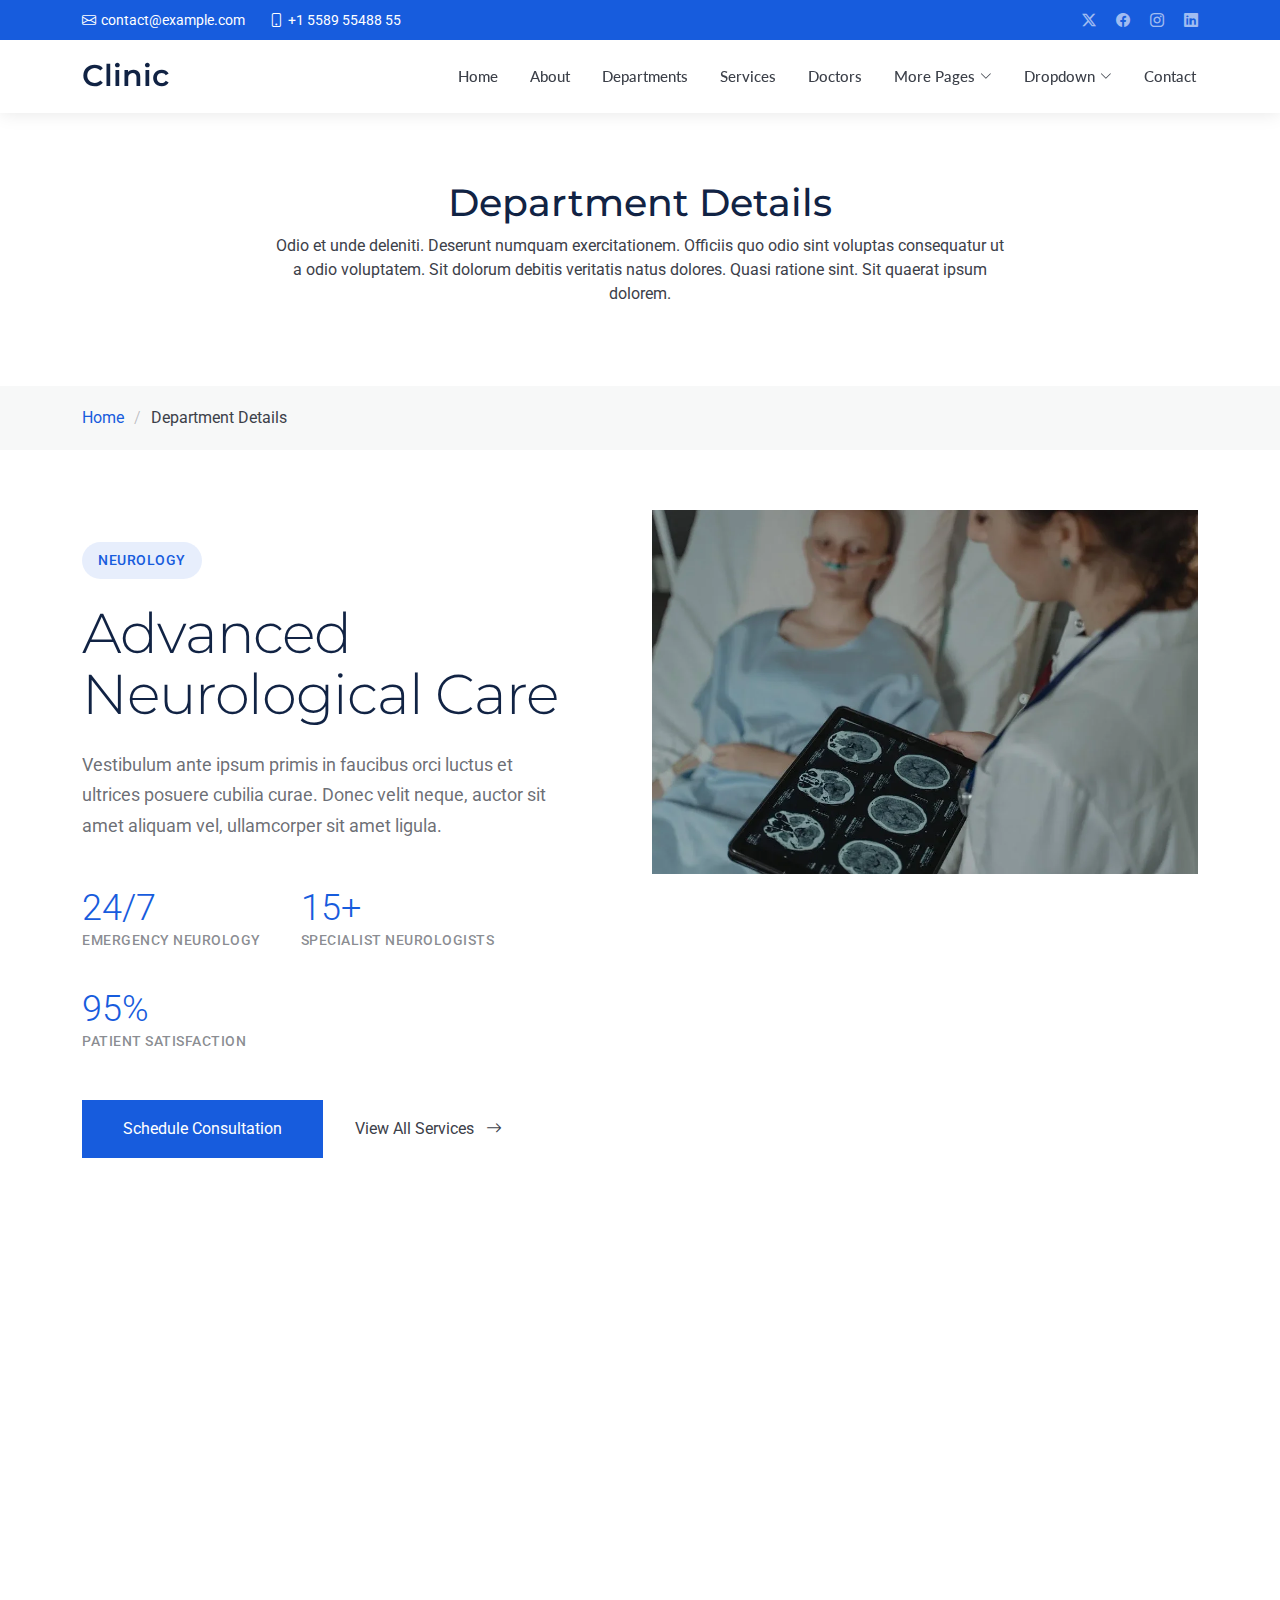
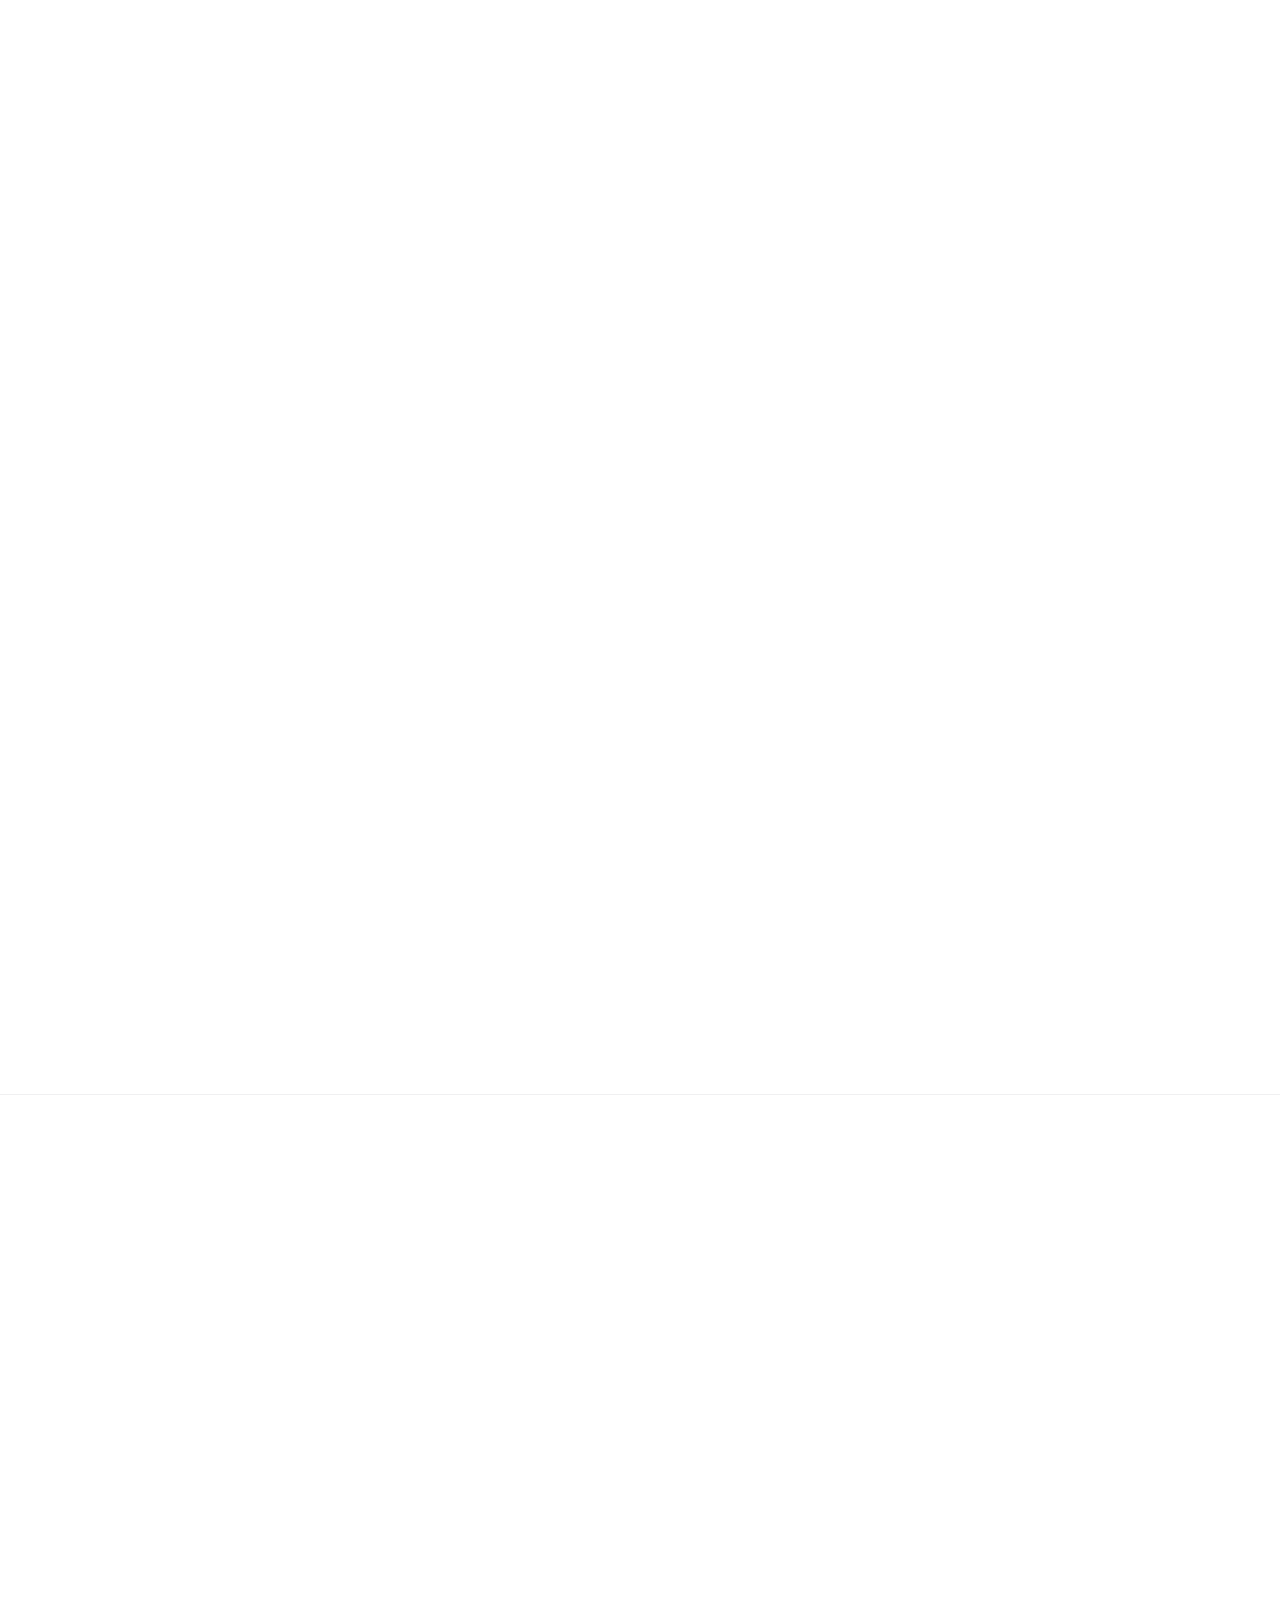
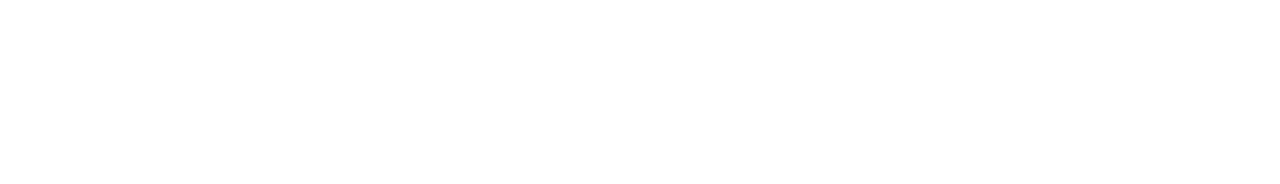
<file: department-details.html>
<!DOCTYPE html>
<html lang="en">

<head>
  <meta charset="utf-8">
  <meta content="width=device-width, initial-scale=1.0" name="viewport">
  <title>Department Details - Clinic Bootstrap Template</title>
  <meta name="description" content="">
  <meta name="keywords" content="">

  <!-- Favicons -->
  <link href="assets/img/favicon.png" rel="icon">
  <link href="assets/img/apple-touch-icon.png" rel="apple-touch-icon">

  <!-- Fonts -->
  <link href="https://fonts.googleapis.com" rel="preconnect">
  <link href="https://fonts.gstatic.com" rel="preconnect" crossorigin>
  <link
    href="https://fonts.googleapis.com/css2?family=Roboto:ital,wght@0,100;0,300;0,400;0,500;0,700;0,900;1,100;1,300;1,400;1,500;1,700;1,900&family=Montserrat:ital,wght@0,100;0,200;0,300;0,400;0,500;0,600;0,700;0,800;0,900;1,100;1,200;1,300;1,400;1,500;1,600;1,700;1,800;1,900&family=Lato:ital,wght@0,100;0,300;0,400;0,700;0,900;1,100;1,300;1,400;1,700;1,900&display=swap"
    rel="stylesheet">

  <!-- Vendor CSS Files -->
  <link href="assets/vendor/bootstrap/css/bootstrap.min.css" rel="stylesheet">
  <link href="assets/vendor/bootstrap-icons/bootstrap-icons.css" rel="stylesheet">
  <link href="assets/vendor/aos/aos.css" rel="stylesheet">
  <link href="assets/vendor/glightbox/css/glightbox.min.css" rel="stylesheet">
  <link href="assets/vendor/fontawesome-free/css/all.min.css" rel="stylesheet">
  <link href="assets/vendor/swiper/swiper-bundle.min.css" rel="stylesheet">

  <!-- Main CSS File -->
  <link href="assets/css/main.css" rel="stylesheet">

  <!-- =======================================================
  * Template Name: Clinic
  * Template URL: https://bootstrapmade.com/clinic-bootstrap-template/
  * Updated: Jul 23 2025 with Bootstrap v5.3.7
  * Author: BootstrapMade.com
  * License: https://bootstrapmade.com/license/
  ======================================================== -->
</head>

<body class="department-details-page">

  <header id="header" class="header fixed-top">

    <div class="topbar d-flex align-items-center dark-background">
      <div class="container d-flex justify-content-center justify-content-md-between">
        <div class="contact-info d-flex align-items-center">
          <i class="bi bi-envelope d-flex align-items-center"><a
              href="mailto:contact@example.com">contact@example.com</a></i>
          <i class="bi bi-phone d-flex align-items-center ms-4"><span>+1 5589 55488 55</span></i>
        </div>
        <div class="social-links d-none d-md-flex align-items-center">
          <a href="#!" class="twitter"><i class="bi bi-twitter-x"></i></a>
          <a href="#!" class="facebook"><i class="bi bi-facebook"></i></a>
          <a href="#!" class="instagram"><i class="bi bi-instagram"></i></a>
          <a href="#!" class="linkedin"><i class="bi bi-linkedin"></i></a>
        </div>
      </div>
    </div><!-- End Top Bar -->

    <div class="branding d-flex align-items-cente">

      <div class="container position-relative d-flex align-items-center justify-content-between">
        <a href="index.html" class="logo d-flex align-items-center">
          <!-- Uncomment the line below if you also wish to use an image logo -->
          <!-- <img src="assets/img/logo.webp" alt=""> -->
          <h1 class="sitename">Clinic</h1>
        </a>

        <nav id="navmenu" class="navmenu">
          <ul>
            <li><a href="index.html">Home</a></li>
            <li><a href="about.html">About</a></li>
            <li><a href="departments.html">Departments</a></li>
            <li><a href="services.html">Services</a></li>
            <li><a href="doctors.html">Doctors</a></li>
            <li class="dropdown"><a href="#"><span>More Pages</span> <i
                  class="bi bi-chevron-down toggle-dropdown"></i></a>
              <ul>
                <li><a href="department-details.html" class="active">Department Details</a></li>
                <li><a href="service-details.html">Service Details</a></li>
                <li><a href="appointment.html">Appointment</a></li>
                <li><a href="testimonials.html">Testimonials</a></li>
                <li><a href="faq.html">Frequently Asked Questions</a></li>
                <li><a href="gallery.html">Gallery</a></li>
                <li><a href="terms.html">Terms</a></li>
                <li><a href="privacy.html">Privacy</a></li>
                <li><a href="404.html">404</a></li>
              </ul>
            </li>
            <li class="dropdown"><a href="#"><span>Dropdown</span> <i
                  class="bi bi-chevron-down toggle-dropdown"></i></a>
              <ul>
                <li><a href="#">Dropdown 1</a></li>
                <li class="dropdown"><a href="#"><span>Deep Dropdown</span> <i
                      class="bi bi-chevron-down toggle-dropdown"></i></a>
                  <ul>
                    <li><a href="#">Deep Dropdown 1</a></li>
                    <li><a href="#">Deep Dropdown 2</a></li>
                    <li><a href="#">Deep Dropdown 3</a></li>
                    <li><a href="#">Deep Dropdown 4</a></li>
                    <li><a href="#">Deep Dropdown 5</a></li>
                  </ul>
                </li>
                <li><a href="#">Dropdown 2</a></li>
                <li><a href="#">Dropdown 3</a></li>
                <li><a href="#">Dropdown 4</a></li>
              </ul>
            </li>
            <li><a href="contact.html">Contact</a></li>
          </ul>
          <i class="mobile-nav-toggle d-xl-none bi bi-list"></i>
        </nav>

      </div>

    </div>

  </header>

  <main class="main">

    <!-- Page Title -->
    <div class="page-title">
      <div class="heading">
        <div class="container">
          <div class="row d-flex justify-content-center text-center">
            <div class="col-lg-8">
              <h1 class="heading-title">Department Details</h1>
              <p class="mb-0">
                Odio et unde deleniti. Deserunt numquam exercitationem. Officiis quo
                odio sint voluptas consequatur ut a odio voluptatem. Sit dolorum
                debitis veritatis natus dolores. Quasi ratione sint. Sit quaerat
                ipsum dolorem.
              </p>
            </div>
          </div>
        </div>
      </div>
      <nav class="breadcrumbs">
        <div class="container">
          <ol>
            <li><a href="index.html">Home</a></li>
            <li class="current">Department Details</li>
          </ol>
        </div>
      </nav>
    </div><!-- End Page Title -->

    <!-- Department Details Section -->
    <section id="department-details" class="department-details section">

      <div class="container" data-aos="fade-up" data-aos-delay="100">

        <div class="row">
          <div class="col-xl-6 col-lg-7">
            <div class="department-hero" data-aos="fade-right" data-aos-delay="200">
              <div class="badge-wrap">
                <span class="specialty-badge">Neurology</span>
              </div>
              <h1 class="department-title">Advanced Neurological Care</h1>
              <p class="department-intro">Vestibulum ante ipsum primis in faucibus orci luctus et ultrices posuere
                cubilia curae. Donec velit neque, auctor sit amet aliquam vel, ullamcorper sit amet ligula.</p>

              <div class="key-highlights">
                <div class="highlight-item">
                  <span class="highlight-number">24/7</span>
                  <span class="highlight-text">Emergency Neurology</span>
                </div>
                <div class="highlight-item">
                  <span class="highlight-number">15+</span>
                  <span class="highlight-text">Specialist Neurologists</span>
                </div>
                <div class="highlight-item">
                  <span class="highlight-number">95%</span>
                  <span class="highlight-text">Patient Satisfaction</span>
                </div>
              </div>

              <div class="action-group">
                <a href="appointment.html" class="btn-primary">Schedule Consultation</a>
                <a href="services.html" class="btn-secondary">
                  <span>View All Services</span>
                  <i class="bi bi-arrow-right"></i>
                </a>
              </div>
            </div>
          </div>

          <div class="col-xl-6 col-lg-5">
            <div class="department-visual" data-aos="fade-left" data-aos-delay="300">
              <div class="image-container">
                <img src="assets/img/health/neurology-2.webp" alt="Neurology Department"
                  class="img-fluid primary-image">
                <div class="floating-card" data-aos="zoom-in" data-aos-delay="500">
                  <div class="card-icon">
                    <i class="bi bi-brain"></i>
                  </div>
                  <div class="card-content">
                    <h4>Brain Health Experts</h4>
                    <p>Comprehensive neurological assessment and treatment</p>
                  </div>
                </div>
              </div>
            </div>
          </div>
        </div>

        <div class="services-overview" data-aos="fade-up" data-aos-delay="400">
          <div class="row justify-content-center">
            <div class="col-lg-8">
              <div class="overview-header">
                <h3>Our Neurological Services</h3>
                <p>Curabitur arcu erat, accumsan id imperdiet et, porttitor at sem. Mauris blandit aliquet elit, eget
                  tincidunt nibh pulvinar a.</p>
              </div>
            </div>
          </div>

          <div class="row gy-4 services-grid">
            <div class="col-lg-4 col-md-6" data-aos="fade-up" data-aos-delay="500">
              <div class="service-item">
                <div class="service-icon">
                  <i class="bi bi-lightning-charge"></i>
                </div>
                <h4>Epilepsy Treatment</h4>
                <p>Nulla porttitor accumsan tincidunt. Cras ultricies ligula sed magna dictum porta.</p>
              </div>
            </div>

            <div class="col-lg-4 col-md-6" data-aos="fade-up" data-aos-delay="550">
              <div class="service-item">
                <div class="service-icon">
                  <i class="bi bi-search"></i>
                </div>
                <h4>Diagnostic Imaging</h4>
                <p>Pellentesque habitant morbi tristique senectus et netus et malesuada fames ac turpis.</p>
              </div>
            </div>

            <div class="col-lg-4 col-md-6" data-aos="fade-up" data-aos-delay="600">
              <div class="service-item">
                <div class="service-icon">
                  <i class="bi bi-heart-pulse"></i>
                </div>
                <h4>Stroke Prevention</h4>
                <p>Donec sollicitudin molestie malesuada. Proin eget tortor risus cras ultricies ligula.</p>
              </div>
            </div>

            <div class="col-lg-4 col-md-6" data-aos="fade-up" data-aos-delay="650">
              <div class="service-item">
                <div class="service-icon">
                  <i class="bi bi-person-gear"></i>
                </div>
                <h4>Movement Disorders</h4>
                <p>Vestibulum ac diam sit amet quam vehicula elementum sed sit amet dui.</p>
              </div>
            </div>

            <div class="col-lg-4 col-md-6" data-aos="fade-up" data-aos-delay="700">
              <div class="service-item">
                <div class="service-icon">
                  <i class="bi bi-moon"></i>
                </div>
                <h4>Sleep Disorders</h4>
                <p>Lorem ipsum dolor sit amet, consectetur adipiscing elit sed do eiusmod tempor.</p>
              </div>
            </div>

            <div class="col-lg-4 col-md-6" data-aos="fade-up" data-aos-delay="750">
              <div class="service-item">
                <div class="service-icon">
                  <i class="bi bi-shield-check"></i>
                </div>
                <h4>Memory Care</h4>
                <p>Mauris blandit aliquet elit, eget tincidunt nibh pulvinar a vestibulum ac diam.</p>
              </div>
            </div>
          </div>
        </div>

        <div class="expert-care-section" data-aos="fade-up" data-aos-delay="800">
          <div class="row align-items-center">
            <div class="col-lg-5" data-aos="fade-right" data-aos-delay="900">
              <div class="expert-image">
                <img src="assets/img/health/neurology-4.webp" alt="Neurological Expert" class="img-fluid">
              </div>
            </div>

            <div class="col-lg-7" data-aos="fade-left" data-aos-delay="900">
              <div class="expert-content">
                <h3>Leading Neurological Expertise</h3>
                <p class="lead">Vivamus magna justo, lacinia eget consectetur sed, convallis at tellus. Sed porttitor
                  lectus nibh donec rutrum congue leo eget malesuada.</p>

                <div class="expertise-list">
                  <div class="expertise-item">
                    <i class="bi bi-check2"></i>
                    <span>Board-certified neurologists and neurosurgeons</span>
                  </div>
                  <div class="expertise-item">
                    <i class="bi bi-check2"></i>
                    <span>State-of-the-art diagnostic equipment and facilities</span>
                  </div>
                  <div class="expertise-item">
                    <i class="bi bi-check2"></i>
                    <span>Comprehensive care from diagnosis to rehabilitation</span>
                  </div>
                  <div class="expertise-item">
                    <i class="bi bi-check2"></i>
                    <span>Personalized treatment plans for every patient</span>
                  </div>
                </div>

                <div class="contact-info">
                  <div class="contact-item">
                    <i class="bi bi-telephone"></i>
                    <div>
                      <span class="contact-label">Emergency Neurology</span>
                      <span class="contact-value">+1 (555) 234-5678</span>
                    </div>
                  </div>
                  <div class="contact-item">
                    <i class="bi bi-calendar-check"></i>
                    <div>
                      <span class="contact-label">Appointments</span>
                      <span class="contact-value">Mon - Fri, 8:00 AM - 6:00 PM</span>
                    </div>
                  </div>
                </div>
              </div>
            </div>
          </div>
        </div>

      </div>

    </section><!-- /Department Details Section -->

  </main>

  <footer id="footer" class="footer-16 footer position-relative">

    <div class="container">

      <div class="footer-main" data-aos="fade-up" data-aos-delay="100">
        <div class="row align-items-start">

          <div class="col-lg-5">
            <div class="brand-section">
              <a href="index.html" class="logo d-flex align-items-center mb-4">
                <span class="sitename">Clinic</span>
              </a>
              <p class="brand-description">Crafting exceptional digital experiences through thoughtful design and
                innovative solutions that elevate your brand presence.</p>

              <div class="contact-info mt-5">
                <div class="contact-item">
                  <i class="bi bi-geo-alt"></i>
                  <span>123 Creative Boulevard, Design District, NY 10012</span>
                </div>
                <div class="contact-item">
                  <i class="bi bi-telephone"></i>
                  <span>+1 (555) 987-6543</span>
                </div>
                <div class="contact-item">
                  <i class="bi bi-envelope"></i>
                  <span>hello@designstudio.com</span>
                </div>
              </div>
            </div>
          </div>

          <div class="col-lg-7">
            <div class="footer-nav-wrapper">
              <div class="row">

                <div class="col-6 col-lg-3">
                  <div class="nav-column">
                    <h6>Studio</h6>
                    <nav class="footer-nav">
                      <a href="#!">Our Story</a>
                      <a href="#!">Design Process</a>
                      <a href="#!">Portfolio</a>
                      <a href="#!">Case Studies</a>
                      <a href="#!">Awards</a>
                    </nav>
                  </div>
                </div>

                <div class="col-6 col-lg-3">
                  <div class="nav-column">
                    <h6>Services</h6>
                    <nav class="footer-nav">
                      <a href="#!">Brand Identity</a>
                      <a href="#!">Web Design</a>
                      <a href="#!">Mobile Apps</a>
                      <a href="#!">Digital Strategy</a>
                      <a href="#!">Consultation</a>
                    </nav>
                  </div>
                </div>

                <div class="col-6 col-lg-3">
                  <div class="nav-column">
                    <h6>Resources</h6>
                    <nav class="footer-nav">
                      <a href="#!">Design Blog</a>
                      <a href="#!">Style Guide</a>
                      <a href="#!">Free Assets</a>
                      <a href="#!">Tutorials</a>
                      <a href="#!">Inspiration</a>
                    </nav>
                  </div>
                </div>

                <div class="col-6 col-lg-3">
                  <div class="nav-column">
                    <h6>Connect</h6>
                    <nav class="footer-nav">
                      <a href="#!">Start Project</a>
                      <a href="#!">Schedule Call</a>
                      <a href="#!">Join Newsletter</a>
                      <a href="#!">Follow Updates</a>
                      <a href="#!">Partnership</a>
                    </nav>
                  </div>
                </div>

              </div>
            </div>
          </div>

        </div>
      </div>

    </div>

    <div class="footer-bottom">
      <div class="container">
        <div class="bottom-content" data-aos="fade-up" data-aos-delay="300">
          <div class="row align-items-center">

            <div class="col-lg-6">
              <div class="copyright">
                <p>© <span class="sitename">Clinic</span>. All rights reserved.</p>
              </div>
            </div>

            <div class="col-lg-6">
              <div class="legal-links">
                <a href="#!">Privacy Policy</a>
                <a href="#!">Terms of Service</a>
                <a href="#!">Cookie Policy</a>
                <div class="credits">
                  <!-- All the links in the footer should remain intact. -->
                  <!-- You can delete the links only if you've purchased the pro version. -->
                  <!-- Licensing information: https://bootstrapmade.com/license/ -->
                  <!-- Purchase the pro version with working PHP/AJAX contact form: [buy-url] -->
                  Designed by <a href="https://bootstrapmade.com/">BootstrapMade</a>. Distributed by <a
                    href="https://themewagon.com" target="_blank">ThemeWagon</a>
                </div>
              </div>
            </div>

          </div>
        </div>
      </div>
    </div>

  </footer>

  <!-- Scroll Top -->
  <a href="#!" id="scroll-top" class="scroll-top d-flex align-items-center justify-content-center"><i
      class="bi bi-arrow-up-short"></i></a>

  <!-- Preloader -->
  <div id="preloader"></div>

  <!-- Vendor JS Files -->
  <script src="assets/vendor/bootstrap/js/bootstrap.bundle.min.js"></script>
  <script src="assets/vendor/php-email-form/validate.js"></script>
  <script src="assets/vendor/aos/aos.js"></script>
  <script src="assets/vendor/glightbox/js/glightbox.min.js"></script>
  <script src="assets/vendor/purecounter/purecounter_vanilla.js"></script>
  <script src="assets/vendor/swiper/swiper-bundle.min.js"></script>

  <!-- Main JS File -->
  <script src="assets/js/main.js"></script>

</body>

</html>
</file>
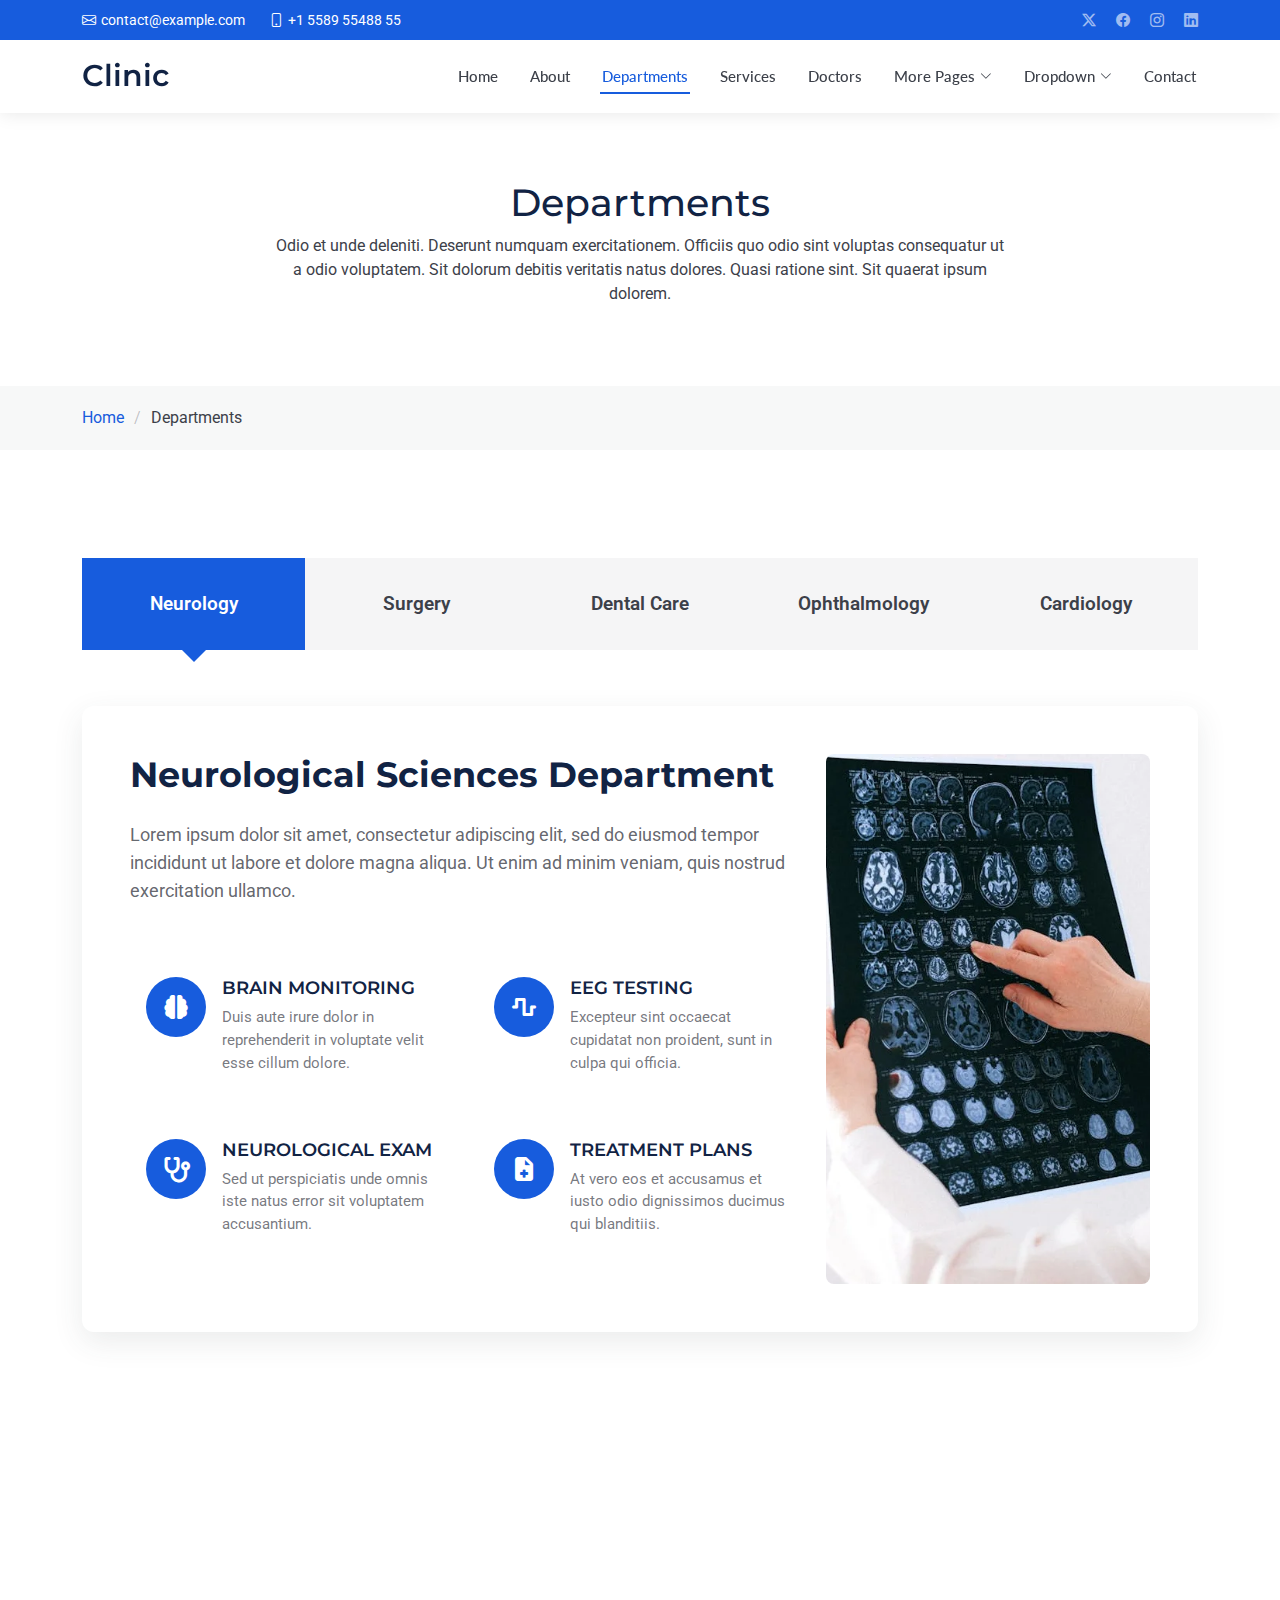
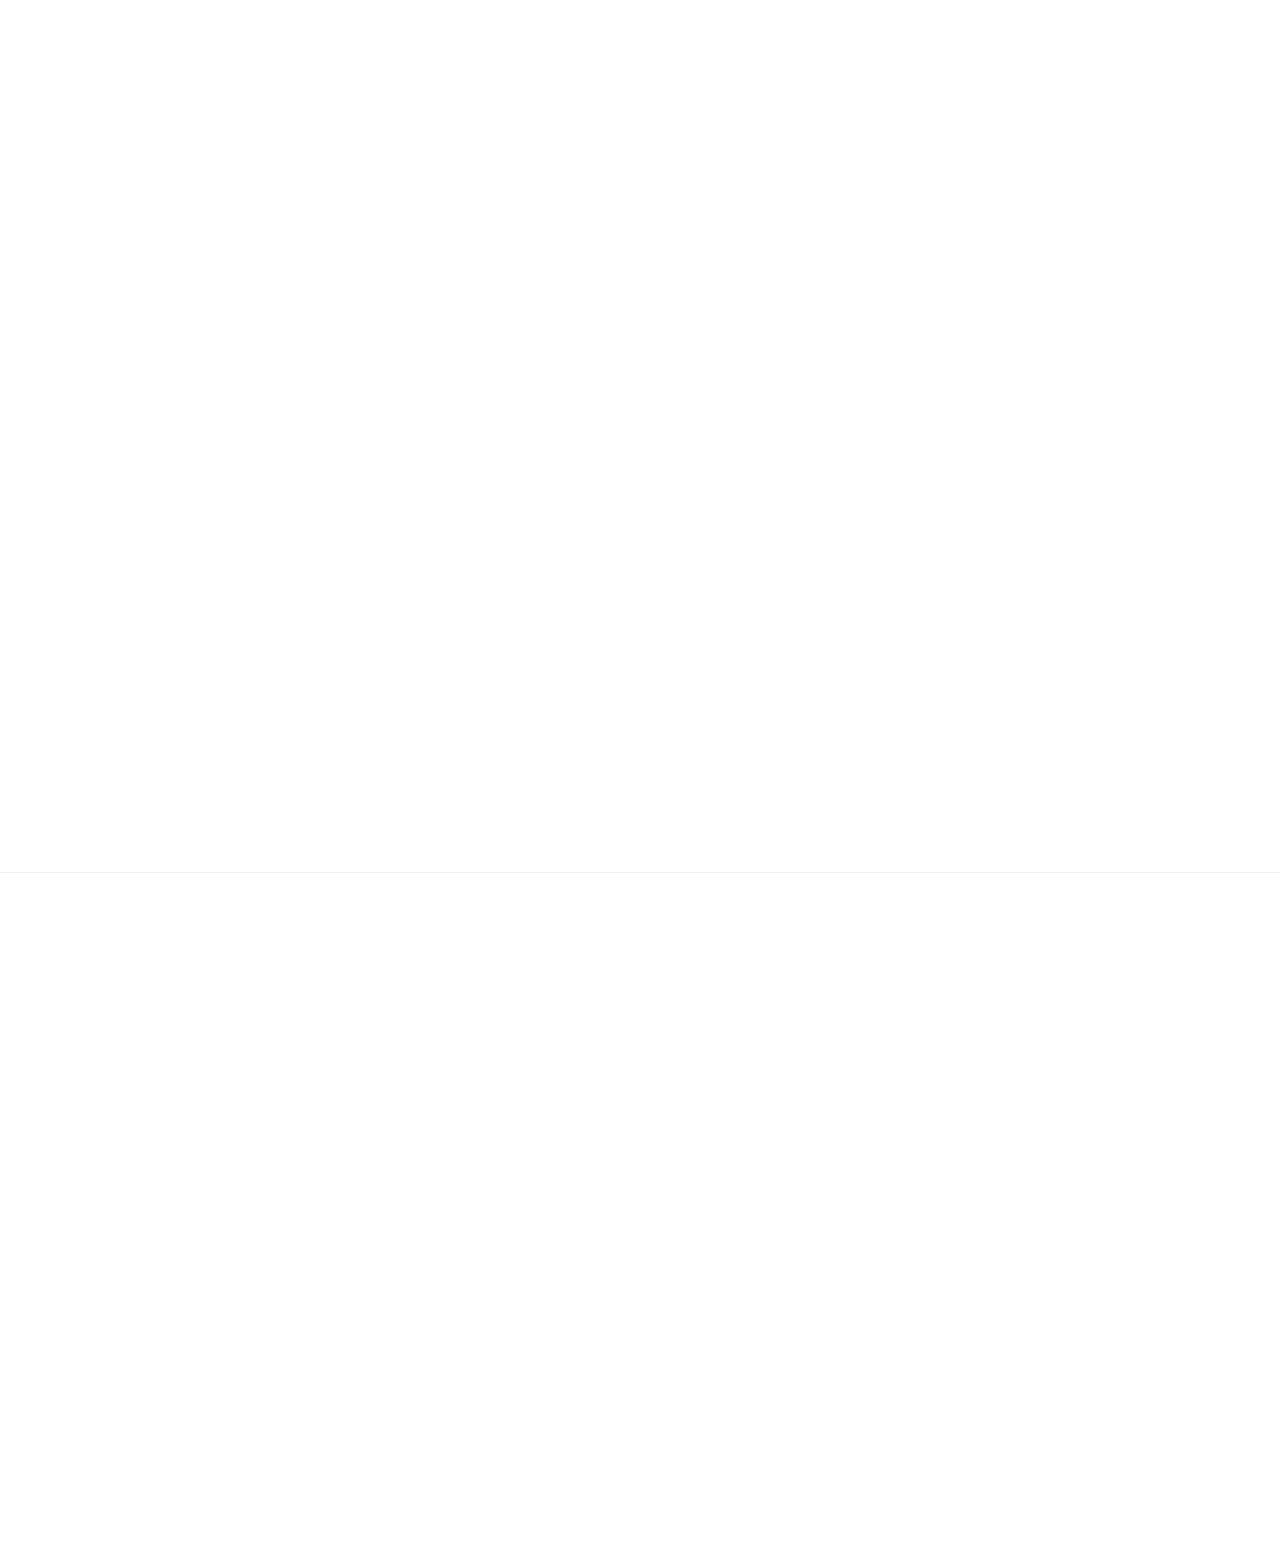
<file: departments.html>
<!DOCTYPE html>
<html lang="en">

<head>
  <meta charset="utf-8">
  <meta content="width=device-width, initial-scale=1.0" name="viewport">
  <title>Departments - Clinic Bootstrap Template</title>
  <meta name="description" content="">
  <meta name="keywords" content="">

  <!-- Favicons -->
  <link href="assets/img/favicon.png" rel="icon">
  <link href="assets/img/apple-touch-icon.png" rel="apple-touch-icon">

  <!-- Fonts -->
  <link href="https://fonts.googleapis.com" rel="preconnect">
  <link href="https://fonts.gstatic.com" rel="preconnect" crossorigin>
  <link
    href="https://fonts.googleapis.com/css2?family=Roboto:ital,wght@0,100;0,300;0,400;0,500;0,700;0,900;1,100;1,300;1,400;1,500;1,700;1,900&family=Montserrat:ital,wght@0,100;0,200;0,300;0,400;0,500;0,600;0,700;0,800;0,900;1,100;1,200;1,300;1,400;1,500;1,600;1,700;1,800;1,900&family=Lato:ital,wght@0,100;0,300;0,400;0,700;0,900;1,100;1,300;1,400;1,700;1,900&display=swap"
    rel="stylesheet">

  <!-- Vendor CSS Files -->
  <link href="assets/vendor/bootstrap/css/bootstrap.min.css" rel="stylesheet">
  <link href="assets/vendor/bootstrap-icons/bootstrap-icons.css" rel="stylesheet">
  <link href="assets/vendor/aos/aos.css" rel="stylesheet">
  <link href="assets/vendor/glightbox/css/glightbox.min.css" rel="stylesheet">
  <link href="assets/vendor/fontawesome-free/css/all.min.css" rel="stylesheet">
  <link href="assets/vendor/swiper/swiper-bundle.min.css" rel="stylesheet">

  <!-- Main CSS File -->
  <link href="assets/css/main.css" rel="stylesheet">

  <!-- =======================================================
  * Template Name: Clinic
  * Template URL: https://bootstrapmade.com/clinic-bootstrap-template/
  * Updated: Jul 23 2025 with Bootstrap v5.3.7
  * Author: BootstrapMade.com
  * License: https://bootstrapmade.com/license/
  ======================================================== -->
</head>

<body class="departments-page">

  <header id="header" class="header fixed-top">

    <div class="topbar d-flex align-items-center dark-background">
      <div class="container d-flex justify-content-center justify-content-md-between">
        <div class="contact-info d-flex align-items-center">
          <i class="bi bi-envelope d-flex align-items-center"><a
              href="mailto:contact@example.com">contact@example.com</a></i>
          <i class="bi bi-phone d-flex align-items-center ms-4"><span>+1 5589 55488 55</span></i>
        </div>
        <div class="social-links d-none d-md-flex align-items-center">
          <a href="#!" class="twitter"><i class="bi bi-twitter-x"></i></a>
          <a href="#!" class="facebook"><i class="bi bi-facebook"></i></a>
          <a href="#!" class="instagram"><i class="bi bi-instagram"></i></a>
          <a href="#!" class="linkedin"><i class="bi bi-linkedin"></i></a>
        </div>
      </div>
    </div><!-- End Top Bar -->

    <div class="branding d-flex align-items-cente">

      <div class="container position-relative d-flex align-items-center justify-content-between">
        <a href="index.html" class="logo d-flex align-items-center">
          <!-- Uncomment the line below if you also wish to use an image logo -->
          <!-- <img src="assets/img/logo.webp" alt=""> -->
          <h1 class="sitename">Clinic</h1>
        </a>

        <nav id="navmenu" class="navmenu">
          <ul>
            <li><a href="index.html">Home</a></li>
            <li><a href="about.html">About</a></li>
            <li><a href="departments.html" class="active">Departments</a></li>
            <li><a href="services.html">Services</a></li>
            <li><a href="doctors.html">Doctors</a></li>
            <li class="dropdown"><a href="#"><span>More Pages</span> <i
                  class="bi bi-chevron-down toggle-dropdown"></i></a>
              <ul>
                <li><a href="department-details.html">Department Details</a></li>
                <li><a href="service-details.html">Service Details</a></li>
                <li><a href="appointment.html">Appointment</a></li>
                <li><a href="testimonials.html">Testimonials</a></li>
                <li><a href="faq.html">Frequently Asked Questions</a></li>
                <li><a href="gallery.html">Gallery</a></li>
                <li><a href="terms.html">Terms</a></li>
                <li><a href="privacy.html">Privacy</a></li>
                <li><a href="404.html">404</a></li>
              </ul>
            </li>
            <li class="dropdown"><a href="#"><span>Dropdown</span> <i
                  class="bi bi-chevron-down toggle-dropdown"></i></a>
              <ul>
                <li><a href="#">Dropdown 1</a></li>
                <li class="dropdown"><a href="#"><span>Deep Dropdown</span> <i
                      class="bi bi-chevron-down toggle-dropdown"></i></a>
                  <ul>
                    <li><a href="#">Deep Dropdown 1</a></li>
                    <li><a href="#">Deep Dropdown 2</a></li>
                    <li><a href="#">Deep Dropdown 3</a></li>
                    <li><a href="#">Deep Dropdown 4</a></li>
                    <li><a href="#">Deep Dropdown 5</a></li>
                  </ul>
                </li>
                <li><a href="#">Dropdown 2</a></li>
                <li><a href="#">Dropdown 3</a></li>
                <li><a href="#">Dropdown 4</a></li>
              </ul>
            </li>
            <li><a href="contact.html">Contact</a></li>
          </ul>
          <i class="mobile-nav-toggle d-xl-none bi bi-list"></i>
        </nav>

      </div>

    </div>

  </header>

  <main class="main">

    <!-- Page Title -->
    <div class="page-title">
      <div class="heading">
        <div class="container">
          <div class="row d-flex justify-content-center text-center">
            <div class="col-lg-8">
              <h1 class="heading-title">Departments</h1>
              <p class="mb-0">
                Odio et unde deleniti. Deserunt numquam exercitationem. Officiis quo
                odio sint voluptas consequatur ut a odio voluptatem. Sit dolorum
                debitis veritatis natus dolores. Quasi ratione sint. Sit quaerat
                ipsum dolorem.
              </p>
            </div>
          </div>
        </div>
      </div>
      <nav class="breadcrumbs">
        <div class="container">
          <ol>
            <li><a href="index.html">Home</a></li>
            <li class="current">Departments</li>
          </ol>
        </div>
      </nav>
    </div><!-- End Page Title -->

    <!-- Departments Tabs Section -->
    <section id="departments-tabs" class="departments-tabs section">

      <div class="container" data-aos="fade-up" data-aos-delay="100">

        <div class="medical-specialties">
          <div class="row">
            <div class="col-12">
              <div class="specialty-navigation">
                <div class="nav nav-pills d-flex" id="specialty-tabs" role="tablist" data-aos="fade-up"
                  data-aos-delay="400">
                  <a class="nav-link department-tab active" id="neurology-tab" data-bs-toggle="pill"
                    href="#departments-tabs-neurology" role="tab" aria-controls="departments-tabs-neurology"
                    aria-selected="true" data-aos="fade-up" data-aos-delay="100">Neurology</a>
                  <a class="nav-link department-tab" id="surgery-tab" data-bs-toggle="pill"
                    href="#departments-tabs-surgery" role="tab" aria-controls="departments-tabs-surgery"
                    aria-selected="false" data-aos="fade-up" data-aos-delay="150">Surgery</a>
                  <a class="nav-link department-tab" id="dental-tab" data-bs-toggle="pill"
                    href="#departments-tabs-dental" role="tab" aria-controls="departments-tabs-dental"
                    aria-selected="false" data-aos="fade-up" data-aos-delay="200">Dental Care</a>
                  <a class="nav-link department-tab" id="ophthalmology-tab" data-bs-toggle="pill"
                    href="#departments-tabs-ophthalmology" role="tab" aria-controls="departments-tabs-ophthalmology"
                    aria-selected="false" data-aos="fade-up" data-aos-delay="250">Ophthalmology</a>
                  <a class="nav-link department-tab" id="cardiology-tab" data-bs-toggle="pill"
                    href="#departments-tabs-cardiology" role="tab" aria-controls="departments-tabs-cardiology"
                    aria-selected="false" data-aos="fade-up" data-aos-delay="300">Cardiology</a>
                </div>
              </div>
            </div>

            <div class="col-12">
              <div class="tab-content department-content" id="specialty-content" data-aos="fade-up"
                data-aos-delay="500">

                <div class="tab-pane fade show active" id="departments-tabs-neurology" role="tabpanel"
                  aria-labelledby="neurology-tab">
                  <div class="row department-layout">
                    <div class="col-lg-4 order-lg-2">
                      <div class="department-image">
                        <img src="assets/img/health/neurology-3.webp" alt="Neurology Department" class="img-fluid">
                      </div>
                    </div>
                    <div class="col-lg-8 order-lg-1">
                      <div class="department-info">
                        <h2 class="department-title">Neurological Sciences Department</h2>
                        <p class="department-description">Lorem ipsum dolor sit amet, consectetur adipiscing elit, sed
                          do eiusmod tempor incididunt ut labore et dolore magna aliqua. Ut enim ad minim veniam, quis
                          nostrud exercitation ullamco.</p>

                        <div class="row mt-4">
                          <div class="col-md-6">
                            <div class="service-item">
                              <div class="service-icon">
                                <i class="fas fa-brain"></i>
                              </div>
                              <div class="service-content">
                                <h4>Brain Monitoring</h4>
                                <p>Duis aute irure dolor in reprehenderit in voluptate velit esse cillum dolore.</p>
                              </div>
                            </div>
                          </div>
                          <div class="col-md-6">
                            <div class="service-item">
                              <div class="service-icon">
                                <i class="fas fa-wave-square"></i>
                              </div>
                              <div class="service-content">
                                <h4>EEG Testing</h4>
                                <p>Excepteur sint occaecat cupidatat non proident, sunt in culpa qui officia.</p>
                              </div>
                            </div>
                          </div>
                          <div class="col-md-6">
                            <div class="service-item">
                              <div class="service-icon">
                                <i class="fas fa-stethoscope"></i>
                              </div>
                              <div class="service-content">
                                <h4>Neurological Exam</h4>
                                <p>Sed ut perspiciatis unde omnis iste natus error sit voluptatem accusantium.</p>
                              </div>
                            </div>
                          </div>
                          <div class="col-md-6">
                            <div class="service-item">
                              <div class="service-icon">
                                <i class="fas fa-file-medical"></i>
                              </div>
                              <div class="service-content">
                                <h4>Treatment Plans</h4>
                                <p>At vero eos et accusamus et iusto odio dignissimos ducimus qui blanditiis.</p>
                              </div>
                            </div>
                          </div>
                        </div>
                      </div>
                    </div>
                  </div>
                </div><!-- End Neurology Tab -->

                <div class="tab-pane fade" id="departments-tabs-surgery" role="tabpanel" aria-labelledby="surgery-tab">
                  <div class="row department-layout">
                    <div class="col-lg-4 order-lg-2">
                      <div class="department-image">
                        <img src="assets/img/health/surgery-2.webp" alt="Surgery Department" class="img-fluid">
                      </div>
                    </div>
                    <div class="col-lg-8 order-lg-1">
                      <div class="department-info">
                        <h2 class="department-title">Surgical Services Department</h2>
                        <p class="department-description">Nemo enim ipsam voluptatem quia voluptas sit aspernatur aut
                          odit aut fugit, sed quia consequuntur magni dolores eos qui ratione voluptatem sequi nesciunt.
                        </p>

                        <div class="row mt-4">
                          <div class="col-md-6">
                            <div class="service-item">
                              <div class="service-icon">
                                <i class="fas fa-cut"></i>
                              </div>
                              <div class="service-content">
                                <h4>Minimally Invasive</h4>
                                <p>Neque porro quisquam est, qui dolorem ipsum quia dolor sit amet.</p>
                              </div>
                            </div>
                          </div>
                          <div class="col-md-6">
                            <div class="service-item">
                              <div class="service-icon">
                                <i class="fas fa-tools"></i>
                              </div>
                              <div class="service-content">
                                <h4>Advanced Procedures</h4>
                                <p>Consectetur, adipisci velit, sed quia non numquam eius modi tempora.</p>
                              </div>
                            </div>
                          </div>
                          <div class="col-md-6">
                            <div class="service-item">
                              <div class="service-icon">
                                <i class="fas fa-shield-alt"></i>
                              </div>
                              <div class="service-content">
                                <h4>Safe Operations</h4>
                                <p>Incidunt ut labore et dolore magnam aliquam quaerat voluptatem.</p>
                              </div>
                            </div>
                          </div>
                          <div class="col-md-6">
                            <div class="service-item">
                              <div class="service-icon">
                                <i class="fas fa-clock"></i>
                              </div>
                              <div class="service-content">
                                <h4>Recovery Support</h4>
                                <p>Ut enim ad minima veniam, quis nostrum exercitationem ullam corporis.</p>
                              </div>
                            </div>
                          </div>
                        </div>
                      </div>
                    </div>
                  </div>
                </div><!-- End Surgery Tab -->

                <div class="tab-pane fade" id="departments-tabs-dental" role="tabpanel" aria-labelledby="dental-tab">
                  <div class="row department-layout">
                    <div class="col-lg-4 order-lg-2">
                      <div class="department-image">
                        <img src="assets/img/health/dermatology-1.webp" alt="Dental Care Department" class="img-fluid">
                      </div>
                    </div>
                    <div class="col-lg-8 order-lg-1">
                      <div class="department-info">
                        <h2 class="department-title">Dental Care Department</h2>
                        <p class="department-description">Suscipit laboriosam, nisi ut aliquid ex ea commodi
                          consequatur. Quis autem vel eum iure reprehenderit qui in ea voluptate velit esse quam nihil
                          molestiae.</p>

                        <div class="row mt-4">
                          <div class="col-md-6">
                            <div class="service-item">
                              <div class="service-icon">
                                <i class="far fa-smile"></i>
                              </div>
                              <div class="service-content">
                                <h4>Oral Health</h4>
                                <p>Consequatur aut perferendis doloribus asperiores repellat tempore.</p>
                              </div>
                            </div>
                          </div>
                          <div class="col-md-6">
                            <div class="service-item">
                              <div class="service-icon">
                                <i class="fas fa-tooth"></i>
                              </div>
                              <div class="service-content">
                                <h4>Teeth Cleaning</h4>
                                <p>Et harum quidem rerum facilis est et expedita distinctio nam libero.</p>
                              </div>
                            </div>
                          </div>
                          <div class="col-md-6">
                            <div class="service-item">
                              <div class="service-icon">
                                <i class="fas fa-star"></i>
                              </div>
                              <div class="service-content">
                                <h4>Cosmetic Dentistry</h4>
                                <p>Tempore cum soluta nobis est eligendi optio cumque nihil impedit quo minus.</p>
                              </div>
                            </div>
                          </div>
                          <div class="col-md-6">
                            <div class="service-item">
                              <div class="service-icon">
                                <i class="fas fa-cog"></i>
                              </div>
                              <div class="service-content">
                                <h4>Orthodontics</h4>
                                <p>Id quod maxime placeat facere possimus, omnis voluptas assumenda est.</p>
                              </div>
                            </div>
                          </div>
                        </div>
                      </div>
                    </div>
                  </div>
                </div><!-- End Dental Tab -->

                <div class="tab-pane fade" id="departments-tabs-ophthalmology" role="tabpanel"
                  aria-labelledby="ophthalmology-tab">
                  <div class="row department-layout">
                    <div class="col-lg-4 order-lg-2">
                      <div class="department-image">
                        <img src="assets/img/health/pediatrics-4.webp" alt="Ophthalmology Department" class="img-fluid">
                      </div>
                    </div>
                    <div class="col-lg-8 order-lg-1">
                      <div class="department-info">
                        <h2 class="department-title">Ophthalmology Department</h2>
                        <p class="department-description">Omnis dolor repellendus temporibus autem quibusdam et aut
                          officiis debitis aut rerum necessitatibus saepe eveniet ut et voluptates repudiandae.</p>

                        <div class="row mt-4">
                          <div class="col-md-6">
                            <div class="service-item">
                              <div class="service-icon">
                                <i class="fas fa-eye"></i>
                              </div>
                              <div class="service-content">
                                <h4>Vision Testing</h4>
                                <p>Sint et voluptatum sint quia dolor sit amet consectetur adipiscing elit.</p>
                              </div>
                            </div>
                          </div>
                          <div class="col-md-6">
                            <div class="service-item">
                              <div class="service-icon">
                                <i class="fas fa-camera"></i>
                              </div>
                              <div class="service-content">
                                <h4>Retinal Imaging</h4>
                                <p>Sed do eiusmod tempor incididunt ut labore et dolore magna aliqua ut.</p>
                              </div>
                            </div>
                          </div>
                          <div class="col-md-6">
                            <div class="service-item">
                              <div class="service-icon">
                                <i class="fas fa-bolt"></i>
                              </div>
                              <div class="service-content">
                                <h4>Laser Surgery</h4>
                                <p>Enim ad minim veniam quis nostrud exercitation ullamco laboris nisi.</p>
                              </div>
                            </div>
                          </div>
                          <div class="col-md-6">
                            <div class="service-item">
                              <div class="service-icon">
                                <i class="fas fa-prescription-bottle"></i>
                              </div>
                              <div class="service-content">
                                <h4>Eye Care Plans</h4>
                                <p>Ut aliquip ex ea commodo consequat duis aute irure dolor in reprehenderit.</p>
                              </div>
                            </div>
                          </div>
                        </div>
                      </div>
                    </div>
                  </div>
                </div><!-- End Ophthalmology Tab -->

                <div class="tab-pane fade" id="departments-tabs-cardiology" role="tabpanel"
                  aria-labelledby="cardiology-tab">
                  <div class="row department-layout">
                    <div class="col-lg-4 order-lg-2">
                      <div class="department-image">
                        <img src="assets/img/health/cardiology-3.webp" alt="Cardiology Department" class="img-fluid">
                      </div>
                    </div>
                    <div class="col-lg-8 order-lg-1">
                      <div class="department-info">
                        <h2 class="department-title">Cardiology Department</h2>
                        <p class="department-description">In voluptate velit esse cillum dolore eu fugiat nulla pariatur
                          excepteur sint occaecat cupidatat non proident sunt in culpa qui officia deserunt.</p>

                        <div class="row mt-4">
                          <div class="col-md-6">
                            <div class="service-item">
                              <div class="service-icon">
                                <i class="fas fa-heartbeat"></i>
                              </div>
                              <div class="service-content">
                                <h4>Heart Monitoring</h4>
                                <p>Mollit anim id est laborum sed ut perspiciatis unde omnis iste natus error.</p>
                              </div>
                            </div>
                          </div>
                          <div class="col-md-6">
                            <div class="service-item">
                              <div class="service-icon">
                                <i class="fas fa-chart-line"></i>
                              </div>
                              <div class="service-content">
                                <h4>ECG Analysis</h4>
                                <p>Sit voluptatem accusantium doloremque laudantium totam rem aperiam.</p>
                              </div>
                            </div>
                          </div>
                          <div class="col-md-6">
                            <div class="service-item">
                              <div class="service-icon">
                                <i class="fas fa-tint"></i>
                              </div>
                              <div class="service-content">
                                <h4>Blood Tests</h4>
                                <p>Eaque ipsa quae ab illo inventore veritatis et quasi architecto beatae.</p>
                              </div>
                            </div>
                          </div>
                          <div class="col-md-6">
                            <div class="service-item">
                              <div class="service-icon">
                                <i class="fas fa-shield-heart"></i>
                              </div>
                              <div class="service-content">
                                <h4>Preventive Care</h4>
                                <p>Vitae dicta sunt explicabo nemo enim ipsam voluptatem quia voluptas sit.</p>
                              </div>
                            </div>
                          </div>
                        </div>
                      </div>
                    </div>
                  </div>
                </div><!-- End Cardiology Tab -->

              </div>
            </div>
          </div>
        </div>

      </div>

    </section><!-- /Departments Tabs Section -->

    <!-- Departments Section -->
    <section id="departments" class="departments section">

      <div class="container" data-aos="fade-up" data-aos-delay="100">

        <div class="row g-5">

          <div class="col-lg-4 col-md-6" data-aos="fade-up" data-aos-delay="100">
            <div class="department-card">
              <div class="department-icon">
                <i class="fas fa-heartbeat"></i>
              </div>
              <div class="department-image">
                <img src="assets/img/health/cardiology-3.webp" alt="Cardiology Department" class="img-fluid">
              </div>
              <div class="department-content">
                <h3>Cardiology</h3>
                <p>Comprehensive heart care with advanced diagnostic tools and expert cardiologists dedicated to your
                  cardiovascular health.</p>
                <a href="#!" class="learn-more">
                  <span>Learn More</span>
                  <i class="fas fa-arrow-right"></i>
                </a>
              </div>
            </div>
          </div><!-- End Department Card -->

          <div class="col-lg-4 col-md-6" data-aos="fade-up" data-aos-delay="200">
            <div class="department-card">
              <div class="department-icon">
                <i class="fas fa-brain"></i>
              </div>
              <div class="department-image">
                <img src="assets/img/health/neurology-2.webp" alt="Neurology Department" class="img-fluid">
              </div>
              <div class="department-content">
                <h3>Neurology</h3>
                <p>Advanced treatment for neurological disorders with cutting-edge technology and specialized
                  neurological care teams.</p>
                <a href="#!" class="learn-more">
                  <span>Learn More</span>
                  <i class="fas fa-arrow-right"></i>
                </a>
              </div>
            </div>
          </div><!-- End Department Card -->

          <div class="col-lg-4 col-md-6" data-aos="fade-up" data-aos-delay="300">
            <div class="department-card">
              <div class="department-icon">
                <i class="fas fa-bone"></i>
              </div>
              <div class="department-image">
                <img src="assets/img/health/orthopedics-4.webp" alt="Orthopedics Department" class="img-fluid">
              </div>
              <div class="department-content">
                <h3>Orthopedics</h3>
                <p>Expert bone and joint care offering comprehensive treatment from sports injuries to complex
                  reconstructive surgery.</p>
                <a href="#!" class="learn-more">
                  <span>Learn More</span>
                  <i class="fas fa-arrow-right"></i>
                </a>
              </div>
            </div>
          </div><!-- End Department Card -->

          <div class="col-lg-4 col-md-6" data-aos="fade-up" data-aos-delay="100">
            <div class="department-card">
              <div class="department-icon">
                <i class="fas fa-child"></i>
              </div>
              <div class="department-image">
                <img src="assets/img/health/pediatrics-3.webp" alt="Pediatrics Department" class="img-fluid">
              </div>
              <div class="department-content">
                <h3>Pediatrics</h3>
                <p>Specialized medical care for infants, children, and adolescents with compassionate pediatric
                  specialists.</p>
                <a href="#!" class="learn-more">
                  <span>Learn More</span>
                  <i class="fas fa-arrow-right"></i>
                </a>
              </div>
            </div>
          </div><!-- End Department Card -->

          <div class="col-lg-4 col-md-6" data-aos="fade-up" data-aos-delay="200">
            <div class="department-card">
              <div class="department-icon">
                <i class="fas fa-hand-holding-medical"></i>
              </div>
              <div class="department-image">
                <img src="assets/img/health/dermatology-4.webp" alt="Dermatology Department" class="img-fluid">
              </div>
              <div class="department-content">
                <h3>Dermatology</h3>
                <p>Complete skin care services from medical dermatology to cosmetic procedures for healthy, beautiful
                  skin.</p>
                <a href="#!" class="learn-more">
                  <span>Learn More</span>
                  <i class="fas fa-arrow-right"></i>
                </a>
              </div>
            </div>
          </div><!-- End Department Card -->

          <div class="col-lg-4 col-md-6" data-aos="fade-up" data-aos-delay="300">
            <div class="department-card">
              <div class="department-icon">
                <i class="fas fa-ribbon"></i>
              </div>
              <div class="department-image">
                <img src="assets/img/health/oncology-2.webp" alt="Oncology Department" class="img-fluid">
              </div>
              <div class="department-content">
                <h3>Oncology</h3>
                <p>Comprehensive cancer care with multidisciplinary approach and latest treatment options for all cancer
                  types.</p>
                <a href="#!" class="learn-more">
                  <span>Learn More</span>
                  <i class="fas fa-arrow-right"></i>
                </a>
              </div>
            </div>
          </div><!-- End Department Card -->

        </div>

      </div>

    </section><!-- /Departments Section -->

  </main>

  <footer id="footer" class="footer-16 footer position-relative">

    <div class="container">

      <div class="footer-main" data-aos="fade-up" data-aos-delay="100">
        <div class="row align-items-start">

          <div class="col-lg-5">
            <div class="brand-section">
              <a href="index.html" class="logo d-flex align-items-center mb-4">
                <span class="sitename">Clinic</span>
              </a>
              <p class="brand-description">Crafting exceptional digital experiences through thoughtful design and
                innovative solutions that elevate your brand presence.</p>

              <div class="contact-info mt-5">
                <div class="contact-item">
                  <i class="bi bi-geo-alt"></i>
                  <span>123 Creative Boulevard, Design District, NY 10012</span>
                </div>
                <div class="contact-item">
                  <i class="bi bi-telephone"></i>
                  <span>+1 (555) 987-6543</span>
                </div>
                <div class="contact-item">
                  <i class="bi bi-envelope"></i>
                  <span>hello@designstudio.com</span>
                </div>
              </div>
            </div>
          </div>

          <div class="col-lg-7">
            <div class="footer-nav-wrapper">
              <div class="row">

                <div class="col-6 col-lg-3">
                  <div class="nav-column">
                    <h6>Studio</h6>
                    <nav class="footer-nav">
                      <a href="#!">Our Story</a>
                      <a href="#!">Design Process</a>
                      <a href="#!">Portfolio</a>
                      <a href="#!">Case Studies</a>
                      <a href="#!">Awards</a>
                    </nav>
                  </div>
                </div>

                <div class="col-6 col-lg-3">
                  <div class="nav-column">
                    <h6>Services</h6>
                    <nav class="footer-nav">
                      <a href="#!">Brand Identity</a>
                      <a href="#!">Web Design</a>
                      <a href="#!">Mobile Apps</a>
                      <a href="#!">Digital Strategy</a>
                      <a href="#!">Consultation</a>
                    </nav>
                  </div>
                </div>

                <div class="col-6 col-lg-3">
                  <div class="nav-column">
                    <h6>Resources</h6>
                    <nav class="footer-nav">
                      <a href="#!">Design Blog</a>
                      <a href="#!">Style Guide</a>
                      <a href="#!">Free Assets</a>
                      <a href="#!">Tutorials</a>
                      <a href="#!">Inspiration</a>
                    </nav>
                  </div>
                </div>

                <div class="col-6 col-lg-3">
                  <div class="nav-column">
                    <h6>Connect</h6>
                    <nav class="footer-nav">
                      <a href="#!">Start Project</a>
                      <a href="#!">Schedule Call</a>
                      <a href="#!">Join Newsletter</a>
                      <a href="#!">Follow Updates</a>
                      <a href="#!">Partnership</a>
                    </nav>
                  </div>
                </div>

              </div>
            </div>
          </div>

        </div>
      </div>

    </div>

    <div class="footer-bottom">
      <div class="container">
        <div class="bottom-content" data-aos="fade-up" data-aos-delay="300">
          <div class="row align-items-center">

            <div class="col-lg-6">
              <div class="copyright">
                <p>© <span class="sitename">Clinic</span>. All rights reserved.</p>
              </div>
            </div>

            <div class="col-lg-6">
              <div class="legal-links">
                <a href="#!">Privacy Policy</a>
                <a href="#!">Terms of Service</a>
                <a href="#!">Cookie Policy</a>
                <div class="credits">
                  <!-- All the links in the footer should remain intact. -->
                  <!-- You can delete the links only if you've purchased the pro version. -->
                  <!-- Licensing information: https://bootstrapmade.com/license/ -->
                  <!-- Purchase the pro version with working PHP/AJAX contact form: [buy-url] -->
                  Designed by <a href="https://bootstrapmade.com/">BootstrapMade</a>. Distributed by <a
                    href="https://themewagon.com" target="_blank">ThemeWagon</a>
                </div>
              </div>
            </div>

          </div>
        </div>
      </div>
    </div>

  </footer>

  <!-- Scroll Top -->
  <a href="#!" id="scroll-top" class="scroll-top d-flex align-items-center justify-content-center"><i
      class="bi bi-arrow-up-short"></i></a>

  <!-- Preloader -->
  <div id="preloader"></div>

  <!-- Vendor JS Files -->
  <script src="assets/vendor/bootstrap/js/bootstrap.bundle.min.js"></script>
  <script src="assets/vendor/php-email-form/validate.js"></script>
  <script src="assets/vendor/aos/aos.js"></script>
  <script src="assets/vendor/glightbox/js/glightbox.min.js"></script>
  <script src="assets/vendor/purecounter/purecounter_vanilla.js"></script>
  <script src="assets/vendor/swiper/swiper-bundle.min.js"></script>

  <!-- Main JS File -->
  <script src="assets/js/main.js"></script>

</body>

</html>
</file>
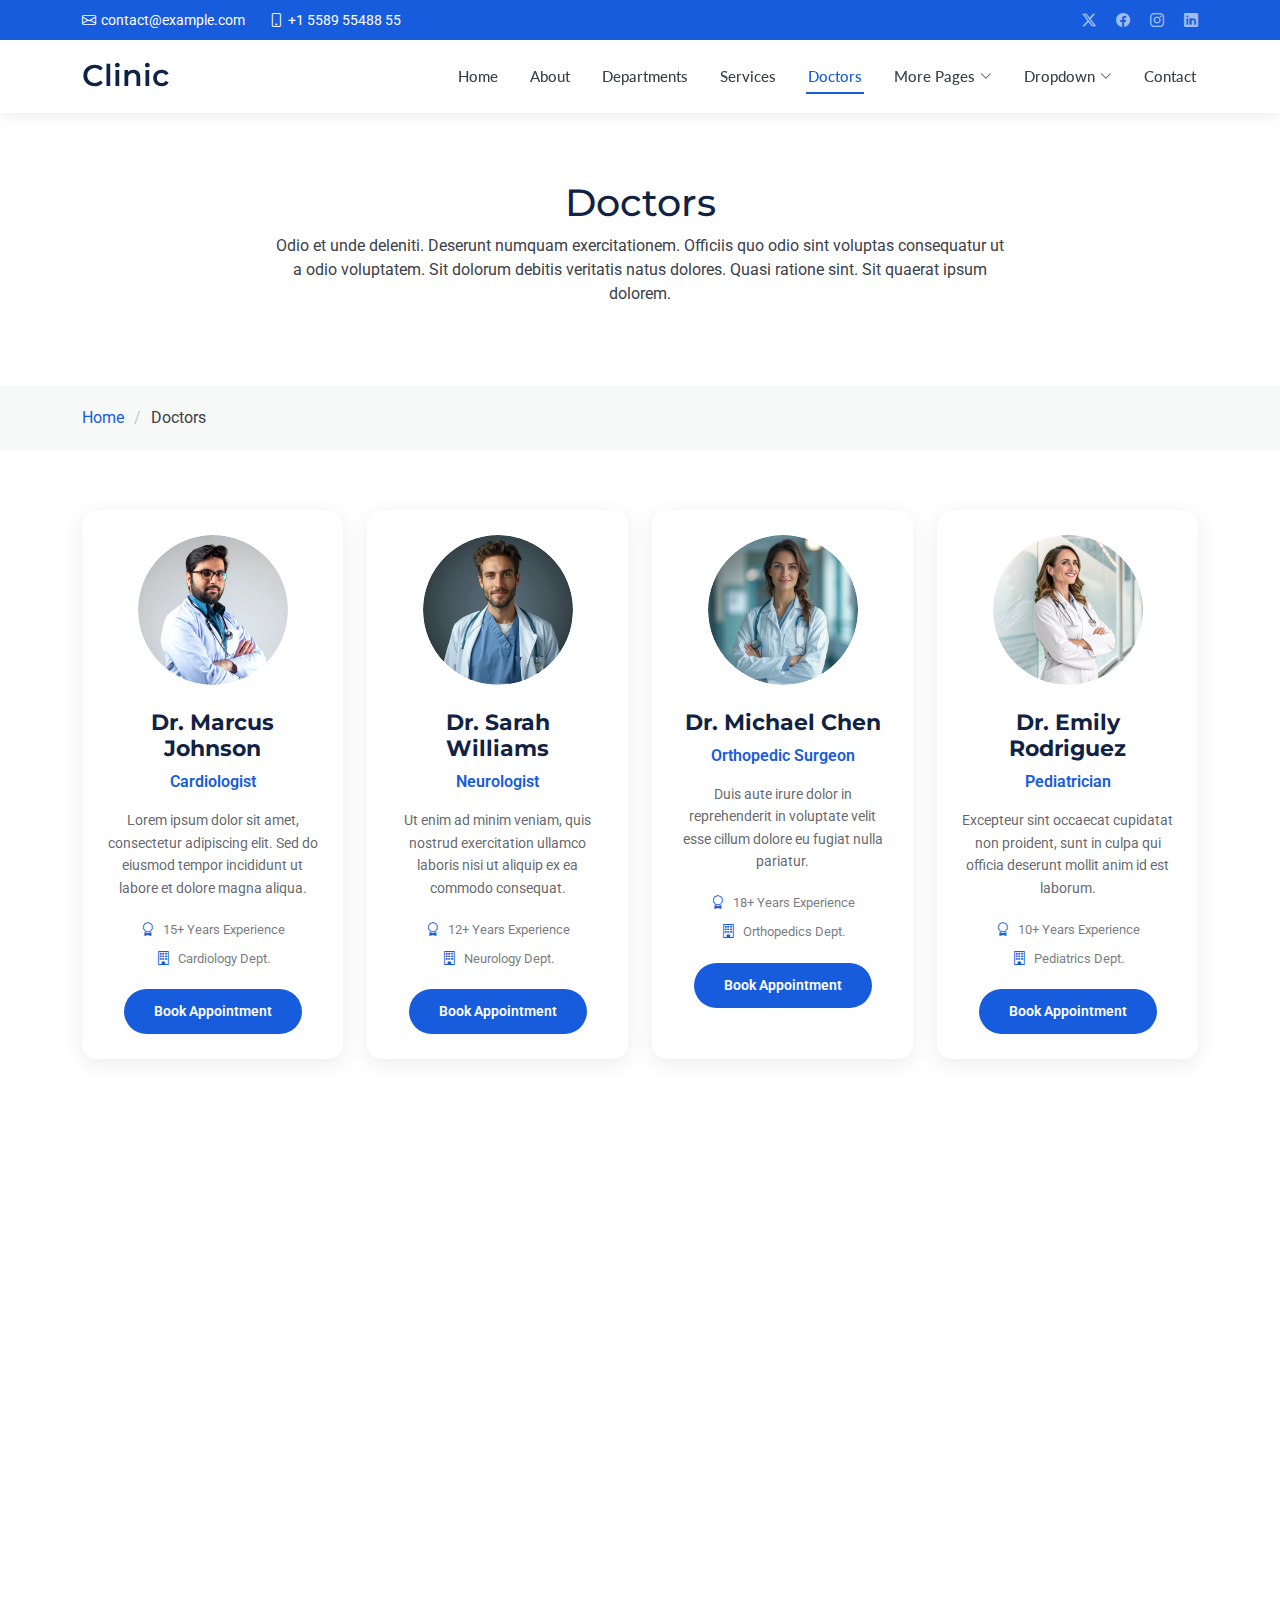
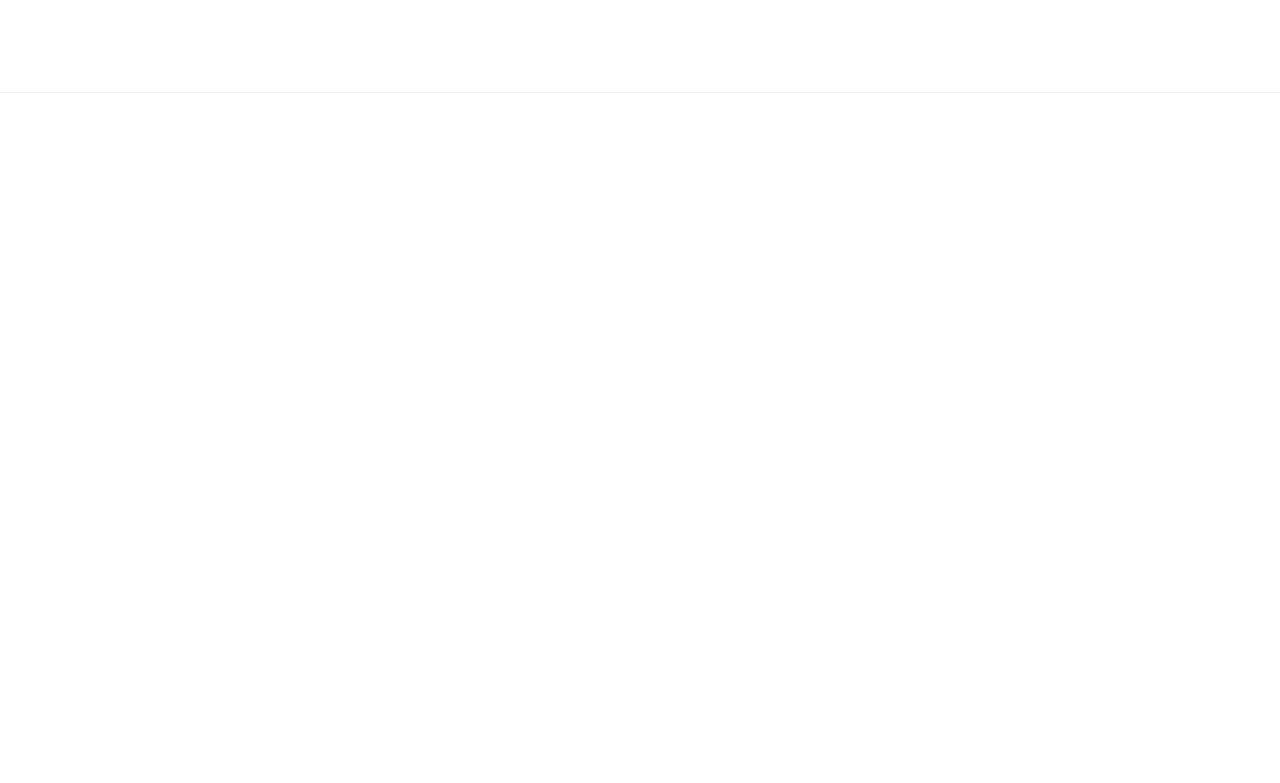
<file: doctors.html>
<!DOCTYPE html>
<html lang="en">

<head>
  <meta charset="utf-8">
  <meta content="width=device-width, initial-scale=1.0" name="viewport">
  <title>Doctors - Clinic Bootstrap Template</title>
  <meta name="description" content="">
  <meta name="keywords" content="">

  <!-- Favicons -->
  <link href="assets/img/favicon.png" rel="icon">
  <link href="assets/img/apple-touch-icon.png" rel="apple-touch-icon">

  <!-- Fonts -->
  <link href="https://fonts.googleapis.com" rel="preconnect">
  <link href="https://fonts.gstatic.com" rel="preconnect" crossorigin>
  <link
    href="https://fonts.googleapis.com/css2?family=Roboto:ital,wght@0,100;0,300;0,400;0,500;0,700;0,900;1,100;1,300;1,400;1,500;1,700;1,900&family=Montserrat:ital,wght@0,100;0,200;0,300;0,400;0,500;0,600;0,700;0,800;0,900;1,100;1,200;1,300;1,400;1,500;1,600;1,700;1,800;1,900&family=Lato:ital,wght@0,100;0,300;0,400;0,700;0,900;1,100;1,300;1,400;1,700;1,900&display=swap"
    rel="stylesheet">

  <!-- Vendor CSS Files -->
  <link href="assets/vendor/bootstrap/css/bootstrap.min.css" rel="stylesheet">
  <link href="assets/vendor/bootstrap-icons/bootstrap-icons.css" rel="stylesheet">
  <link href="assets/vendor/aos/aos.css" rel="stylesheet">
  <link href="assets/vendor/glightbox/css/glightbox.min.css" rel="stylesheet">
  <link href="assets/vendor/fontawesome-free/css/all.min.css" rel="stylesheet">
  <link href="assets/vendor/swiper/swiper-bundle.min.css" rel="stylesheet">

  <!-- Main CSS File -->
  <link href="assets/css/main.css" rel="stylesheet">

  <!-- =======================================================
  * Template Name: Clinic
  * Template URL: https://bootstrapmade.com/clinic-bootstrap-template/
  * Updated: Jul 23 2025 with Bootstrap v5.3.7
  * Author: BootstrapMade.com
  * License: https://bootstrapmade.com/license/
  ======================================================== -->
</head>

<body class="doctors-page">

  <header id="header" class="header fixed-top">

    <div class="topbar d-flex align-items-center dark-background">
      <div class="container d-flex justify-content-center justify-content-md-between">
        <div class="contact-info d-flex align-items-center">
          <i class="bi bi-envelope d-flex align-items-center"><a
              href="mailto:contact@example.com">contact@example.com</a></i>
          <i class="bi bi-phone d-flex align-items-center ms-4"><span>+1 5589 55488 55</span></i>
        </div>
        <div class="social-links d-none d-md-flex align-items-center">
          <a href="#!" class="twitter"><i class="bi bi-twitter-x"></i></a>
          <a href="#!" class="facebook"><i class="bi bi-facebook"></i></a>
          <a href="#!" class="instagram"><i class="bi bi-instagram"></i></a>
          <a href="#!" class="linkedin"><i class="bi bi-linkedin"></i></a>
        </div>
      </div>
    </div><!-- End Top Bar -->

    <div class="branding d-flex align-items-cente">

      <div class="container position-relative d-flex align-items-center justify-content-between">
        <a href="index.html" class="logo d-flex align-items-center">
          <!-- Uncomment the line below if you also wish to use an image logo -->
          <!-- <img src="assets/img/logo.webp" alt=""> -->
          <h1 class="sitename">Clinic</h1>
        </a>

        <nav id="navmenu" class="navmenu">
          <ul>
            <li><a href="index.html">Home</a></li>
            <li><a href="about.html">About</a></li>
            <li><a href="departments.html">Departments</a></li>
            <li><a href="services.html">Services</a></li>
            <li><a href="doctors.html" class="active">Doctors</a></li>
            <li class="dropdown"><a href="#"><span>More Pages</span> <i
                  class="bi bi-chevron-down toggle-dropdown"></i></a>
              <ul>
                <li><a href="department-details.html">Department Details</a></li>
                <li><a href="service-details.html">Service Details</a></li>
                <li><a href="appointment.html">Appointment</a></li>
                <li><a href="testimonials.html">Testimonials</a></li>
                <li><a href="faq.html">Frequently Asked Questions</a></li>
                <li><a href="gallery.html">Gallery</a></li>
                <li><a href="terms.html">Terms</a></li>
                <li><a href="privacy.html">Privacy</a></li>
                <li><a href="404.html">404</a></li>
              </ul>
            </li>
            <li class="dropdown"><a href="#"><span>Dropdown</span> <i
                  class="bi bi-chevron-down toggle-dropdown"></i></a>
              <ul>
                <li><a href="#">Dropdown 1</a></li>
                <li class="dropdown"><a href="#"><span>Deep Dropdown</span> <i
                      class="bi bi-chevron-down toggle-dropdown"></i></a>
                  <ul>
                    <li><a href="#">Deep Dropdown 1</a></li>
                    <li><a href="#">Deep Dropdown 2</a></li>
                    <li><a href="#">Deep Dropdown 3</a></li>
                    <li><a href="#">Deep Dropdown 4</a></li>
                    <li><a href="#">Deep Dropdown 5</a></li>
                  </ul>
                </li>
                <li><a href="#">Dropdown 2</a></li>
                <li><a href="#">Dropdown 3</a></li>
                <li><a href="#">Dropdown 4</a></li>
              </ul>
            </li>
            <li><a href="contact.html">Contact</a></li>
          </ul>
          <i class="mobile-nav-toggle d-xl-none bi bi-list"></i>
        </nav>

      </div>

    </div>

  </header>

  <main class="main">

    <!-- Page Title -->
    <div class="page-title">
      <div class="heading">
        <div class="container">
          <div class="row d-flex justify-content-center text-center">
            <div class="col-lg-8">
              <h1 class="heading-title">Doctors</h1>
              <p class="mb-0">
                Odio et unde deleniti. Deserunt numquam exercitationem. Officiis quo
                odio sint voluptas consequatur ut a odio voluptatem. Sit dolorum
                debitis veritatis natus dolores. Quasi ratione sint. Sit quaerat
                ipsum dolorem.
              </p>
            </div>
          </div>
        </div>
      </div>
      <nav class="breadcrumbs">
        <div class="container">
          <ol>
            <li><a href="index.html">Home</a></li>
            <li class="current">Doctors</li>
          </ol>
        </div>
      </nav>
    </div><!-- End Page Title -->

    <!-- Doctors Section -->
    <section id="doctors" class="doctors section">

      <div class="container" data-aos="fade-up" data-aos-delay="100">

        <div class="row gy-4">

          <div class="col-lg-3 col-md-6" data-aos="fade-up" data-aos-delay="100">
            <div class="doctor-card">
              <div class="doctor-image">
                <img src="assets/img/health/staff-1.webp" alt="Dr. Marcus Johnson" class="img-fluid">
                <div class="doctor-overlay">
                  <div class="social-links">
                    <a href="#!"><i class="bi bi-linkedin"></i></a>
                    <a href="#!"><i class="bi bi-envelope"></i></a>
                    <a href="#!"><i class="bi bi-phone"></i></a>
                  </div>
                </div>
              </div>
              <div class="doctor-content">
                <h4>Dr. Marcus Johnson</h4>
                <span class="specialty">Cardiologist</span>
                <p>Lorem ipsum dolor sit amet, consectetur adipiscing elit. Sed do eiusmod tempor incididunt ut labore
                  et dolore magna aliqua.</p>
                <div class="doctor-meta">
                  <div class="experience">
                    <i class="bi bi-award"></i>
                    <span>15+ Years Experience</span>
                  </div>
                  <div class="department">
                    <i class="bi bi-building"></i>
                    <span>Cardiology Dept.</span>
                  </div>
                </div>
                <a href="appointment.html" class="btn-appointment">Book Appointment</a>
              </div>
            </div>
          </div><!-- End Doctor Card -->

          <div class="col-lg-3 col-md-6" data-aos="fade-up" data-aos-delay="200">
            <div class="doctor-card">
              <div class="doctor-image">
                <img src="assets/img/health/staff-2.webp" alt="Dr. Sarah Williams" class="img-fluid">
                <div class="doctor-overlay">
                  <div class="social-links">
                    <a href="#!"><i class="bi bi-linkedin"></i></a>
                    <a href="#!"><i class="bi bi-envelope"></i></a>
                    <a href="#!"><i class="bi bi-phone"></i></a>
                  </div>
                </div>
              </div>
              <div class="doctor-content">
                <h4>Dr. Sarah Williams</h4>
                <span class="specialty">Neurologist</span>
                <p>Ut enim ad minim veniam, quis nostrud exercitation ullamco laboris nisi ut aliquip ex ea commodo
                  consequat.</p>
                <div class="doctor-meta">
                  <div class="experience">
                    <i class="bi bi-award"></i>
                    <span>12+ Years Experience</span>
                  </div>
                  <div class="department">
                    <i class="bi bi-building"></i>
                    <span>Neurology Dept.</span>
                  </div>
                </div>
                <a href="appointment.html" class="btn-appointment">Book Appointment</a>
              </div>
            </div>
          </div><!-- End Doctor Card -->

          <div class="col-lg-3 col-md-6" data-aos="fade-up" data-aos-delay="300">
            <div class="doctor-card">
              <div class="doctor-image">
                <img src="assets/img/health/staff-3.webp" alt="Dr. Michael Chen" class="img-fluid">
                <div class="doctor-overlay">
                  <div class="social-links">
                    <a href="#!"><i class="bi bi-linkedin"></i></a>
                    <a href="#!"><i class="bi bi-envelope"></i></a>
                    <a href="#!"><i class="bi bi-phone"></i></a>
                  </div>
                </div>
              </div>
              <div class="doctor-content">
                <h4>Dr. Michael Chen</h4>
                <span class="specialty">Orthopedic Surgeon</span>
                <p>Duis aute irure dolor in reprehenderit in voluptate velit esse cillum dolore eu fugiat nulla
                  pariatur.</p>
                <div class="doctor-meta">
                  <div class="experience">
                    <i class="bi bi-award"></i>
                    <span>18+ Years Experience</span>
                  </div>
                  <div class="department">
                    <i class="bi bi-building"></i>
                    <span>Orthopedics Dept.</span>
                  </div>
                </div>
                <a href="appointment.html" class="btn-appointment">Book Appointment</a>
              </div>
            </div>
          </div><!-- End Doctor Card -->

          <div class="col-lg-3 col-md-6" data-aos="fade-up" data-aos-delay="400">
            <div class="doctor-card">
              <div class="doctor-image">
                <img src="assets/img/health/staff-4.webp" alt="Dr. Emily Rodriguez" class="img-fluid">
                <div class="doctor-overlay">
                  <div class="social-links">
                    <a href="#!"><i class="bi bi-linkedin"></i></a>
                    <a href="#!"><i class="bi bi-envelope"></i></a>
                    <a href="#!"><i class="bi bi-phone"></i></a>
                  </div>
                </div>
              </div>
              <div class="doctor-content">
                <h4>Dr. Emily Rodriguez</h4>
                <span class="specialty">Pediatrician</span>
                <p>Excepteur sint occaecat cupidatat non proident, sunt in culpa qui officia deserunt mollit anim id est
                  laborum.</p>
                <div class="doctor-meta">
                  <div class="experience">
                    <i class="bi bi-award"></i>
                    <span>10+ Years Experience</span>
                  </div>
                  <div class="department">
                    <i class="bi bi-building"></i>
                    <span>Pediatrics Dept.</span>
                  </div>
                </div>
                <a href="appointment.html" class="btn-appointment">Book Appointment</a>
              </div>
            </div>
          </div><!-- End Doctor Card -->

          <div class="col-lg-3 col-md-6" data-aos="fade-up" data-aos-delay="500">
            <div class="doctor-card">
              <div class="doctor-image">
                <img src="assets/img/health/staff-5.webp" alt="Dr. David Thompson" class="img-fluid">
                <div class="doctor-overlay">
                  <div class="social-links">
                    <a href="#!"><i class="bi bi-linkedin"></i></a>
                    <a href="#!"><i class="bi bi-envelope"></i></a>
                    <a href="#!"><i class="bi bi-phone"></i></a>
                  </div>
                </div>
              </div>
              <div class="doctor-content">
                <h4>Dr. David Thompson</h4>
                <span class="specialty">Dermatologist</span>
                <p>Sed ut perspiciatis unde omnis iste natus error sit voluptatem accusantium doloremque laudantium.</p>
                <div class="doctor-meta">
                  <div class="experience">
                    <i class="bi bi-award"></i>
                    <span>14+ Years Experience</span>
                  </div>
                  <div class="department">
                    <i class="bi bi-building"></i>
                    <span>Dermatology Dept.</span>
                  </div>
                </div>
                <a href="appointment.html" class="btn-appointment">Book Appointment</a>
              </div>
            </div>
          </div><!-- End Doctor Card -->

          <div class="col-lg-3 col-md-6" data-aos="fade-up" data-aos-delay="100">
            <div class="doctor-card">
              <div class="doctor-image">
                <img src="assets/img/health/staff-6.webp" alt="Dr. Lisa Anderson" class="img-fluid">
                <div class="doctor-overlay">
                  <div class="social-links">
                    <a href="#!"><i class="bi bi-linkedin"></i></a>
                    <a href="#!"><i class="bi bi-envelope"></i></a>
                    <a href="#!"><i class="bi bi-phone"></i></a>
                  </div>
                </div>
              </div>
              <div class="doctor-content">
                <h4>Dr. Lisa Anderson</h4>
                <span class="specialty">Oncologist</span>
                <p>Totam rem aperiam, eaque ipsa quae ab illo inventore veritatis et quasi architecto beatae vitae dicta
                  sunt.</p>
                <div class="doctor-meta">
                  <div class="experience">
                    <i class="bi bi-award"></i>
                    <span>16+ Years Experience</span>
                  </div>
                  <div class="department">
                    <i class="bi bi-building"></i>
                    <span>Oncology Dept.</span>
                  </div>
                </div>
                <a href="appointment.html" class="btn-appointment">Book Appointment</a>
              </div>
            </div>
          </div><!-- End Doctor Card -->

          <div class="col-lg-3 col-md-6" data-aos="fade-up" data-aos-delay="200">
            <div class="doctor-card">
              <div class="doctor-image">
                <img src="assets/img/health/staff-7.webp" alt="Dr. Robert Martinez" class="img-fluid">
                <div class="doctor-overlay">
                  <div class="social-links">
                    <a href="#!"><i class="bi bi-linkedin"></i></a>
                    <a href="#!"><i class="bi bi-envelope"></i></a>
                    <a href="#!"><i class="bi bi-phone"></i></a>
                  </div>
                </div>
              </div>
              <div class="doctor-content">
                <h4>Dr. Robert Martinez</h4>
                <span class="specialty">Emergency Medicine</span>
                <p>Explicabo enim ipsam voluptatem quia voluptas sit aspernatur aut odit aut fugit, sed quia
                  consequuntur.</p>
                <div class="doctor-meta">
                  <div class="experience">
                    <i class="bi bi-award"></i>
                    <span>11+ Years Experience</span>
                  </div>
                  <div class="department">
                    <i class="bi bi-building"></i>
                    <span>Emergency Dept.</span>
                  </div>
                </div>
                <a href="appointment.html" class="btn-appointment">Book Appointment</a>
              </div>
            </div>
          </div><!-- End Doctor Card -->

          <div class="col-lg-3 col-md-6" data-aos="fade-up" data-aos-delay="300">
            <div class="doctor-card">
              <div class="doctor-image">
                <img src="assets/img/health/staff-8.webp" alt="Dr. Jennifer Lee" class="img-fluid">
                <div class="doctor-overlay">
                  <div class="social-links">
                    <a href="#!"><i class="bi bi-linkedin"></i></a>
                    <a href="#!"><i class="bi bi-envelope"></i></a>
                    <a href="#!"><i class="bi bi-phone"></i></a>
                  </div>
                </div>
              </div>
              <div class="doctor-content">
                <h4>Dr. Jennifer Lee</h4>
                <span class="specialty">Radiologist</span>
                <p>Magni dolores eos qui ratione voluptatem sequi nesciunt neque porro quisquam est qui dolorem.</p>
                <div class="doctor-meta">
                  <div class="experience">
                    <i class="bi bi-award"></i>
                    <span>13+ Years Experience</span>
                  </div>
                  <div class="department">
                    <i class="bi bi-building"></i>
                    <span>Radiology Dept.</span>
                  </div>
                </div>
                <a href="appointment.html" class="btn-appointment">Book Appointment</a>
              </div>
            </div>
          </div><!-- End Doctor Card -->

        </div>

      </div>

    </section><!-- /Doctors Section -->

  </main>

  <footer id="footer" class="footer-16 footer position-relative">

    <div class="container">

      <div class="footer-main" data-aos="fade-up" data-aos-delay="100">
        <div class="row align-items-start">

          <div class="col-lg-5">
            <div class="brand-section">
              <a href="index.html" class="logo d-flex align-items-center mb-4">
                <span class="sitename">Clinic</span>
              </a>
              <p class="brand-description">Crafting exceptional digital experiences through thoughtful design and
                innovative solutions that elevate your brand presence.</p>

              <div class="contact-info mt-5">
                <div class="contact-item">
                  <i class="bi bi-geo-alt"></i>
                  <span>123 Creative Boulevard, Design District, NY 10012</span>
                </div>
                <div class="contact-item">
                  <i class="bi bi-telephone"></i>
                  <span>+1 (555) 987-6543</span>
                </div>
                <div class="contact-item">
                  <i class="bi bi-envelope"></i>
                  <span>hello@designstudio.com</span>
                </div>
              </div>
            </div>
          </div>

          <div class="col-lg-7">
            <div class="footer-nav-wrapper">
              <div class="row">

                <div class="col-6 col-lg-3">
                  <div class="nav-column">
                    <h6>Studio</h6>
                    <nav class="footer-nav">
                      <a href="#!">Our Story</a>
                      <a href="#!">Design Process</a>
                      <a href="#!">Portfolio</a>
                      <a href="#!">Case Studies</a>
                      <a href="#!">Awards</a>
                    </nav>
                  </div>
                </div>

                <div class="col-6 col-lg-3">
                  <div class="nav-column">
                    <h6>Services</h6>
                    <nav class="footer-nav">
                      <a href="#!">Brand Identity</a>
                      <a href="#!">Web Design</a>
                      <a href="#!">Mobile Apps</a>
                      <a href="#!">Digital Strategy</a>
                      <a href="#!">Consultation</a>
                    </nav>
                  </div>
                </div>

                <div class="col-6 col-lg-3">
                  <div class="nav-column">
                    <h6>Resources</h6>
                    <nav class="footer-nav">
                      <a href="#!">Design Blog</a>
                      <a href="#!">Style Guide</a>
                      <a href="#!">Free Assets</a>
                      <a href="#!">Tutorials</a>
                      <a href="#!">Inspiration</a>
                    </nav>
                  </div>
                </div>

                <div class="col-6 col-lg-3">
                  <div class="nav-column">
                    <h6>Connect</h6>
                    <nav class="footer-nav">
                      <a href="#!">Start Project</a>
                      <a href="#!">Schedule Call</a>
                      <a href="#!">Join Newsletter</a>
                      <a href="#!">Follow Updates</a>
                      <a href="#!">Partnership</a>
                    </nav>
                  </div>
                </div>

              </div>
            </div>
          </div>

        </div>
      </div>

    </div>

    <div class="footer-bottom">
      <div class="container">
        <div class="bottom-content" data-aos="fade-up" data-aos-delay="300">
          <div class="row align-items-center">

            <div class="col-lg-6">
              <div class="copyright">
                <p>© <span class="sitename">Clinic</span>. All rights reserved.</p>
              </div>
            </div>

            <div class="col-lg-6">
              <div class="legal-links">
                <a href="#!">Privacy Policy</a>
                <a href="#!">Terms of Service</a>
                <a href="#!">Cookie Policy</a>
                <div class="credits">
                  <!-- All the links in the footer should remain intact. -->
                  <!-- You can delete the links only if you've purchased the pro version. -->
                  <!-- Licensing information: https://bootstrapmade.com/license/ -->
                  <!-- Purchase the pro version with working PHP/AJAX contact form: [buy-url] -->
                  Designed by <a href="https://bootstrapmade.com/">BootstrapMade</a>. Distributed by <a
                    href="https://themewagon.com" target="_blank">ThemeWagon</a>
                </div>
              </div>
            </div>

          </div>
        </div>
      </div>
    </div>

  </footer>

  <!-- Scroll Top -->
  <a href="#!" id="scroll-top" class="scroll-top d-flex align-items-center justify-content-center"><i
      class="bi bi-arrow-up-short"></i></a>

  <!-- Preloader -->
  <div id="preloader"></div>

  <!-- Vendor JS Files -->
  <script src="assets/vendor/bootstrap/js/bootstrap.bundle.min.js"></script>
  <script src="assets/vendor/php-email-form/validate.js"></script>
  <script src="assets/vendor/aos/aos.js"></script>
  <script src="assets/vendor/glightbox/js/glightbox.min.js"></script>
  <script src="assets/vendor/purecounter/purecounter_vanilla.js"></script>
  <script src="assets/vendor/swiper/swiper-bundle.min.js"></script>

  <!-- Main JS File -->
  <script src="assets/js/main.js"></script>

</body>

</html>
</file>
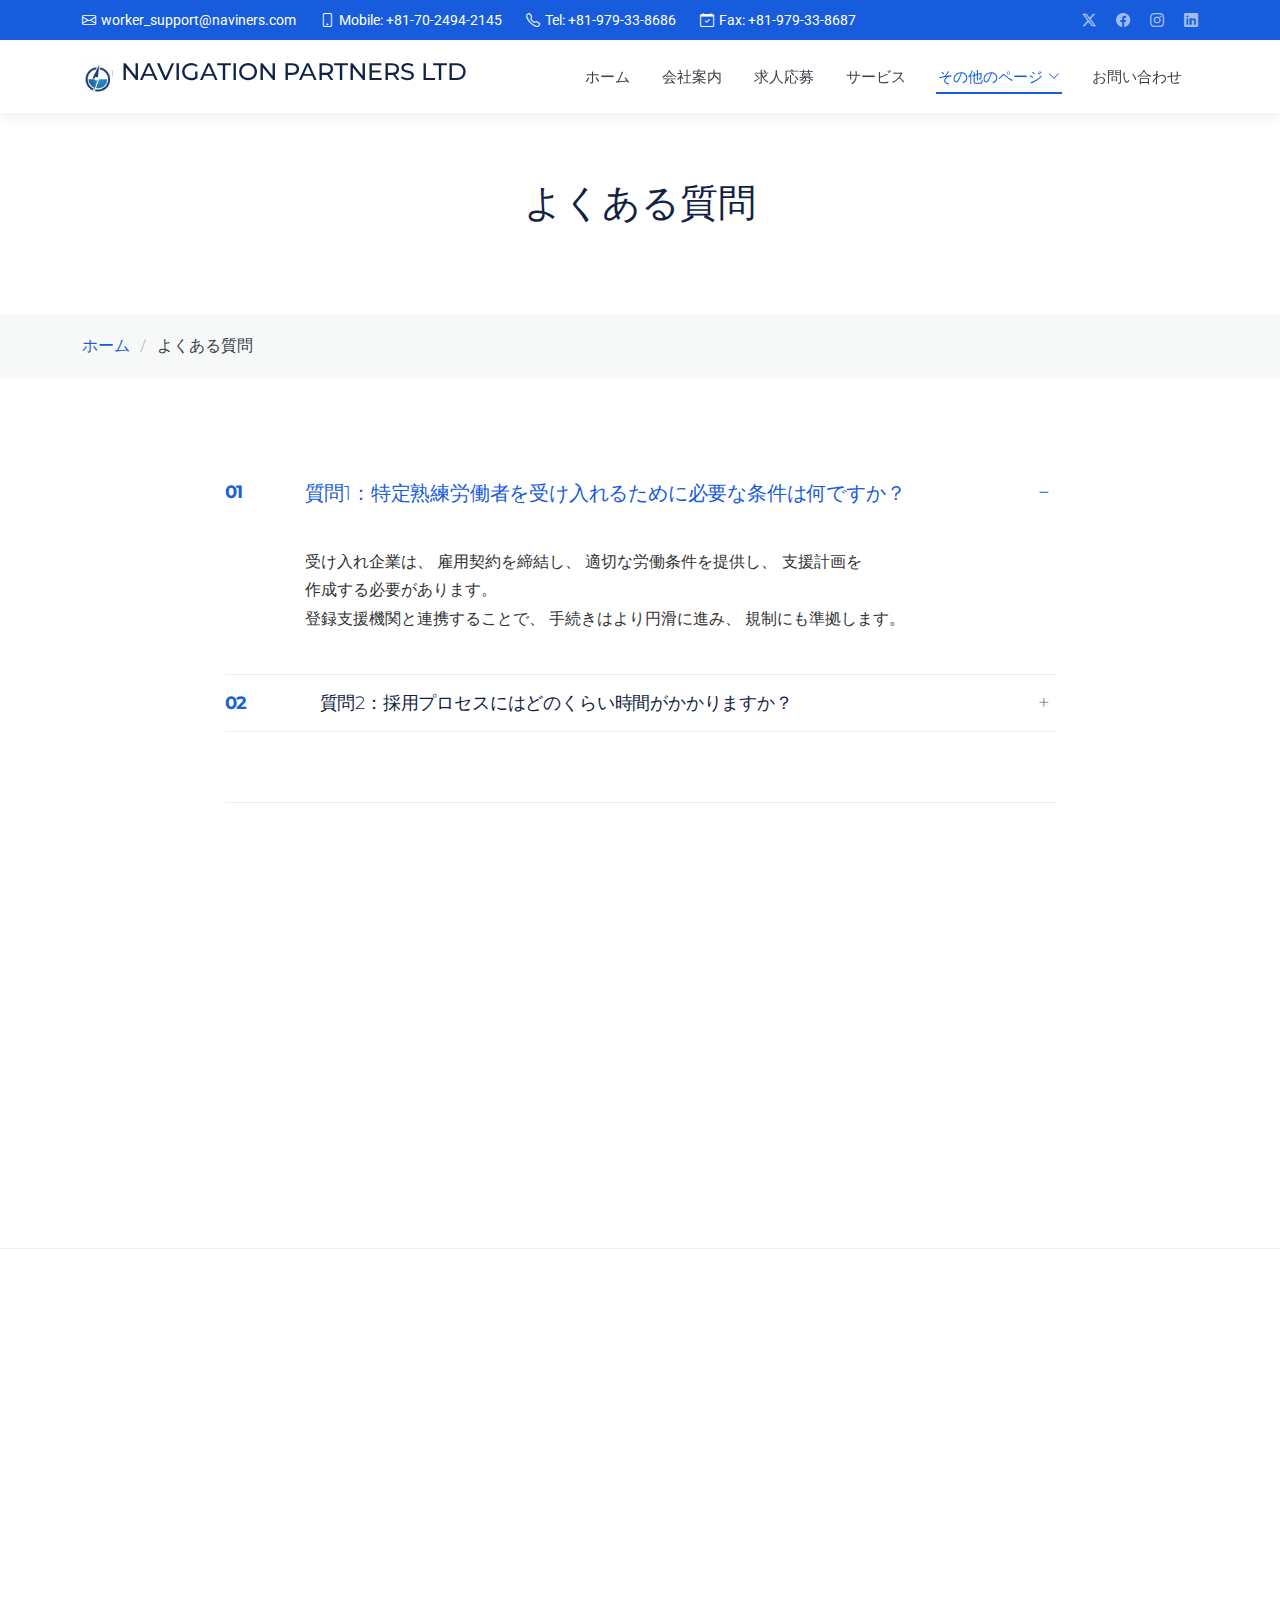
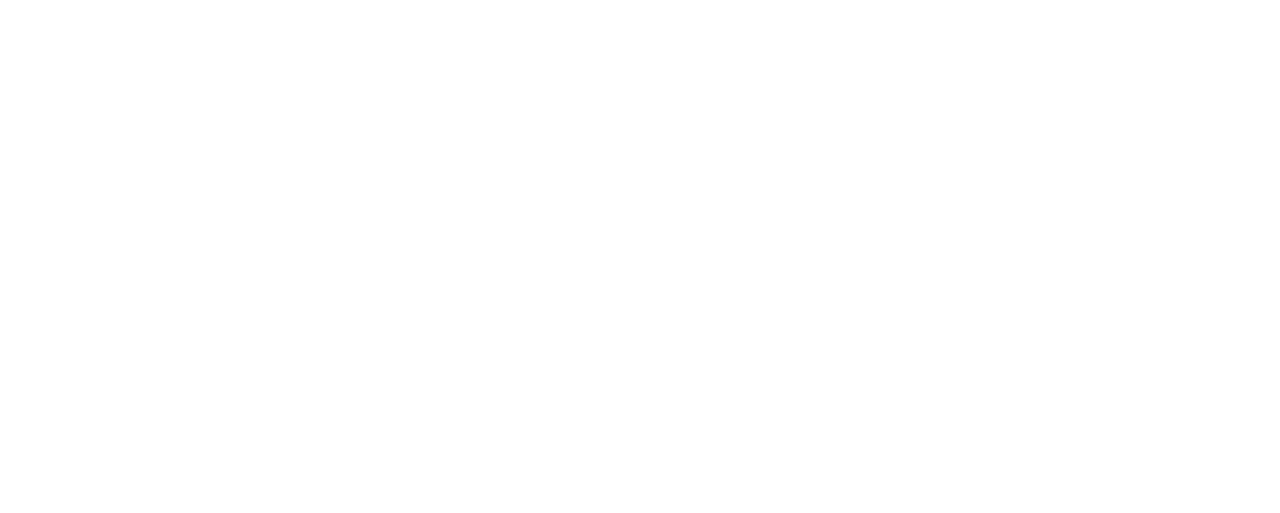
<file: faq.html>
<!DOCTYPE html>
<html lang="ja">

<head>
  <meta charset="utf-8">
  <meta content="width=device-width, initial-scale=1.0" name="viewport">
  <title translate="no">FAQ - Navigation Partners Ltd</title>
  <meta name="description" content="">
  <meta name="keywords" content="">

  <!-- Favicons -->
  <link href="assets/img/navpart-logo-2.jpg" rel="icon">
  <link href="assets/img/navpart-logo-2.jpg" rel="apple-touch-icon">

  <!-- Fonts -->
  <link href="https://fonts.googleapis.com" rel="preconnect">
  <link href="https://fonts.gstatic.com" rel="preconnect" crossorigin>
  <link
    href="https://fonts.googleapis.com/css2?family=Roboto:ital,wght@0,100;0,300;0,400;0,500;0,700;0,900;1,100;1,300;1,400;1,500;1,700;1,900&family=Montserrat:ital,wght@0,100;0,200;0,300;0,400;0,500;0,600;0,700;0,800;0,900;1,100;1,200;1,300;1,400;1,500;1,600;1,700;1,800;1,900&family=Lato:ital,wght@0,100;0,300;0,400;0,700;0,900;1,100;1,300;1,400;1,700;1,900&display=swap"
    rel="stylesheet">

  <!-- Vendor CSS Files -->
  <link href="assets/vendor/bootstrap/css/bootstrap.min.css" rel="stylesheet">
  <link href="assets/vendor/bootstrap-icons/bootstrap-icons.css" rel="stylesheet">
  <link href="assets/vendor/aos/aos.css" rel="stylesheet">
  <link href="assets/vendor/glightbox/css/glightbox.min.css" rel="stylesheet">
  <link href="assets/vendor/fontawesome-free/css/all.min.css" rel="stylesheet">
  <link href="assets/vendor/swiper/swiper-bundle.min.css" rel="stylesheet">

  <!-- Main CSS File -->
  <link href="assets/css/main.css" rel="stylesheet">

  
</head>

<body class="faq-page">

  <header id="header" class="header fixed-top">

    <div class="topbar d-flex align-items-center dark-background">
      <div class="container d-flex justify-content-center justify-content-md-between">
        <div class="contact-info d-flex align-items-center">
          <i class="bi bi-envelope d-flex align-items-center"><a
              href="mailto:worker_support@naviners.com">worker_support@naviners.com</a></i>
          <i class="bi bi-phone d-flex align-items-center ms-4"><span>Mobile: +81-70-2494-2145</span></i>
          <i class="bi bi-telephone d-flex align-items-center ms-4"><span>Tel: +81-979-33-8686</span></i>
          <i class="bi bi-calendar-check d-flex align-items-center ms-4"><span>Fax: +81-979-33-8687</span></i>
        </div>
        <div class="social-links d-none d-md-flex align-items-center">
          <a href="#!" class="twitter"><i class="bi bi-twitter-x"></i></a>
          <a href="https://www.facebook.com/naviner.japan" class="facebook"><i class="bi bi-facebook"></i></a>
          <a href="#!" class="instagram"><i class="bi bi-instagram"></i></a>
          <a href="#!" class="linkedin"><i class="bi bi-linkedin"></i></a>
        </div>
      </div>
    </div><!-- End Top Bar -->

    <div class="branding d-flex align-items-cente">

      <div class="container position-relative d-flex align-items-center justify-content-between">
        <a href="index.html" class="logo d-flex align-items-center">
          <!-- Uncomment the line below if you also wish to use an image logo -->
          <img src="assets/img/navpart-logo-2.jpg" alt="">
          <h4 class="sitename" translate="no">NAVIGATION PARTNERS LTD</h4>
        </a>

        <nav id="navmenu" class="navmenu">
          <ul>
              <!-- Home -->
            <li><a href="index.html" >ホーム</a></li>
              <!-- About Us -->
              <li><a href="about.html">会社案内</a></li>
              <!-- Job application -->
              <li><a href="departments.html">
                    <span style="display:none;">Employment Registration</span>求人応募
                  </a></li>
              <!-- Services -->
              <li><a href="services.html">サービス</a></li>
                  <!-- More Pages -->
              <li class="dropdown"><a href="#" class="active"><span>その他のページ</span> <i class="bi bi-chevron-down toggle-dropdown"></i></a>
            <ul>
              <li><a href="appointment.html">
                    <span style="display:none;">Schedule a Consultation</span>予約
                  </a></li>
      
              <li><a href="faq.html">よくあるご質問</a></li>
      
              <li><a href="gallery.html">ギャラリー</a></li>
      
              <li><a href="terms.html">
                    <span style="display:none;">Terms and Conditions</span>利用規約
                  </a></li>
      
              <li><a href="privacy.html">
                    <span style="display:none;">Data Privacy Policy</span>プライバシー
                  </a></li>
              </ul>
              </li>
              <!--Contact Us-->
              <li><a href="contact.html">お問い合わせ</a></li>
          <!-- </ul>
             <li> -->
              <!--Language Translator-->
         <div class="gtranslate_wrapper"></div>
<script>
  window.gtranslateSettings = {
    "default_language": "ja",
    "native_language_names": true,
    "detect_browser_language": false, 
    "languages": ["ja", "en", "my", "vi", "id"],
    "wrapper_selector": ".gtranslate_wrapper",
    "select_language_label": "Select Language"
  }
</script>
<script src="https://cdn.gtranslate.net/widgets/latest/dropdown.js" defer></script>


<script>
(function() {
    const STORAGE_KEY = 'userLanguage';

    function applySavedLanguage() {
        const savedLang = localStorage.getItem(STORAGE_KEY);
        // Ensure we don't loop if already in English
        if (!savedLang || savedLang === 'ja') return;

        const select = document.querySelector('.gt_selector');
        
        if (select && typeof doGTranslate === 'function') {
            if (select.value !== savedLang) {
                // Professional approach: change the value and trigger the global function
                select.value = savedLang;
                doGTranslate('ja|' + savedLang);
                console.log("Context updated to: " + savedLang);
            }
        }
    }

    // Capture user selection
    document.addEventListener('change', function(e) {
        if (e.target && e.target.classList.contains('gt_selector')) {
            const selectedLang = e.target.value.split('|')[1] || e.target.value;
            localStorage.setItem(STORAGE_KEY, selectedLang);
        }
    });

    // Check for initialization with a cleaner exit
    let attempts = 0;
    const checkWidget = setInterval(() => {
        const select = document.querySelector('.gt_selector');
        if (select && typeof doGTranslate === 'function') {
            applySavedLanguage();
            clearInterval(checkWidget); // Stop once found and applied
        }
        if (attempts++ > 30) clearInterval(checkWidget);
    }, 200);
})();
</script>

            </li>
          </ul>
          <i class="mobile-nav-toggle d-xl-none bi bi-list"></i>
        </nav>

      </div>

    </div>


  </header>

  <main class="main">

    <!-- Page Title -->
    <div class="page-title">
      <div class="heading">
        <div class="container">
          <div class="row d-flex justify-content-center text-center">
            <div class="col-lg-8">
              <h1 class="heading-title">よくある質問</h1>
              <!-- <p class="mb-0">Lorem ipsum dolor sit amet, consectetur adipiscing elit. Ut elit tellus, luctus nec
                ullamcorper mattis, pulvinar dapibus leo.</p> -->
            </div>
          </div>
        </div>
      </div>
      <nav class="breadcrumbs">
        <div class="container">
          <ol>
            <li><a href="index.html">ホーム</a></li>
            <li class="current">よくある質問</li>
          </ol>
        </div>
      </nav>
    </div><!-- End Page Title -->

    <!-- Faq Section -->
    <section id="faq" class="faq section">

      <div class="container" data-aos="fade-up" data-aos-delay="100">

        <div class="row justify-content-center">
          <div class="col-lg-9">

            <div class="faq-wrapper">

              <div class="faq-item faq-active" data-aos="fade-up" data-aos-delay="150">
                <div class="faq-header">
                  <span class="faq-number" style="font-weight: bold; color: #1a62d6;">01</span>
                  <h4>質問1：特定熟練労働者を受け入れるために必要な条件は何ですか？</h4>
                  <div class="faq-toggle">
                    <i class="bi bi-plus"></i>
                    <i class="bi bi-dash"></i>
                  </div>
                </div>
                <!-- <div class="faq-content">
                  <div class="content-inner">
                    <p>The accepting company must conclude an employment contract, provide appropriate working conditions, and prepare a support plan.
                      By working with a Registered Support Organization, the process becomes smoother and compliant with regulations.

                    </p>
                  </div>
                </div> -->
                <div class="faq-content">
                  <div class="content-inner">
                    <p style="font-family: 'Helvetica Neue', Arial, 'Hiragino Sans', 'Hiragino Kaku Gothic ProN', 'BIZ UDPGothic', 'Meiryo', sans-serif; line-height: 1.8; word-break: keep-all; color: #333;">
                      <span style="display:inline-block;">受け入れ企業は、</span>
                      <span style="display:inline-block;">雇用契約を締結し、</span>
                      <span style="display:inline-block;">適切な労働条件を提供し、</span>
                      <span style="display:inline-block;">支援計画を</span><span style="display:inline-block;">作成する必要があります。</span>
                      <br>
                      <span style="display:inline-block;">登録支援機関と</span><span style="display:inline-block;">連携することで、</span>
                      <span style="display:inline-block;">手続きはより</span><span style="display:inline-block;">円滑に進み、</span>
                      <span style="display:inline-block;">規制にも準拠します。</span>
                    </p>
                  </div>
                </div>

              </div><!-- End FAQ Item -->

              <!-- <div class="faq-item" data-aos="fade-up" data-aos-delay="200">
                <div class="faq-header">
                  <span class="faq-number">02</span>
                  <h4>質問2：採用プロセスにはどのくらい時間がかかりますか？</h4>
                  <div class="faq-toggle">
                    <i class="bi bi-plus"></i>
                    <i class="bi bi-dash"></i>
                  </div>
                </div>
                <div class="faq-content">
                  <div class="content-inner">
                    <p>•	Domestic candidates: about 1–2 months <br>
                       •	Overseas candidates: about 3–6 months <br><br>
                          The timeline depends on the country, industry, and documentation
                        </p>
                  </div>
                </div>
              </div> -->
              <div class="faq-item" data-aos="fade-up" data-aos-delay="200" style="font-family: 'Helvetica Neue', Arial, 'Hiragino Sans', 'Hiragino Kaku Gothic ProN', 'BIZ UDPGothic', 'Meiryo', sans-serif;">
  
                <div class="faq-header" style="display: flex; align-items: center; cursor: pointer; padding: 15px 0; border-bottom: 1px solid #eee;">
                  <span class="faq-number" style="margin-right: 15px; font-weight: bold; color: #1a62d6;">02</span>
                  <h4 style="margin: 0; flex-grow: 1; font-size: 1.1rem; line-height: 1.5; word-break: keep-all;">
                    <span style="display:inline-block;">質問2：</span><span style="display:inline-block;">採用プロセスには</span><span style="display:inline-block;">どのくらい</span><span style="display:inline-block;">時間がかかりますか？</span>
                  </h4>
                  <div class="faq-toggle" style="margin-left: 10px;">
                    <i class="bi bi-plus"></i>
                    </div>
                </div>

                <div class="faq-content" style="padding: 15px 0;">
                  <div class="content-inner" style="line-height: 1.8; color: #444;">
                    
                    <div style="display: flex; margin-bottom: 8px;">
                      <span style="margin-right: 10px;">•</span>
                      <p style="margin: 0; word-break: keep-all;">
                        <span style="display:inline-block; font-weight: bold;">国内候補者：</span><span style="display:inline-block;">約1～2ヶ月</span>
                      </p>
                    </div>

                    <div style="display: flex; margin-bottom: 15px;">
                      <span style="margin-right: 10px;">•</span>
                      <p style="margin: 0; word-break: keep-all;">
                        <span style="display:inline-block; font-weight: bold;">海外候補者：</span><span style="display:inline-block;">約3～6ヶ月</span>
                      </p>
                    </div>

                    <p style="margin: 0; font-size: 0.95rem; word-break: keep-all;">
                      <span style="display:inline-block;">期間は国、</span>
                      <span style="display:inline-block;">業界、</span>
                      <span style="display:inline-block;">書類によって</span>
                      <span style="display:inline-block;">異なります。</span>
                    </p>

                  </div>
                </div>
              </div>
              <!-- End FAQ Item -->

              <!-- <div class="faq-item" data-aos="fade-up" data-aos-delay="250">
                <div class="faq-header">
                  <span class="faq-number">03</span>
                  <h4>QUESTION # 3: What level of Japanese language ability is required?</h4>
                  <div class="faq-toggle">
                    <i class="bi bi-plus"></i>
                    <i class="bi bi-dash"></i>
                  </div>
                </div>
                <div class="faq-content">
                  <div class="content-inner">
                    <p>In principle, workers must have JLPT N4 level or equivalent Japanese ability.
                      Some industries may require higher proficiency.
                    </p>
                  </div>
                </div>
              </div> -->
              <div class="faq-item" data-aos="fade-up" data-aos-delay="250" style="font-family: 'Helvetica Neue', Arial, 'Hiragino Sans', 'Hiragino Kaku Gothic ProN', 'BIZ UDPGothic', 'Meiryo', sans-serif;">
  
                <div class="faq-header" style="display: flex; align-items: center; cursor: pointer; padding: 15px 0; border-bottom: 1px solid #eee;">
                  <span class="faq-number" style="margin-right: 15px; font-weight: bold; color: #1a62d6;">03</span>
                  <h4 style="margin: 0; flex-grow: 1; font-size: 1.1rem; line-height: 1.5; word-break: keep-all;">
                    <span style="display:inline-block;">質問3：</span><span style="display:inline-block;">どの程度の</span><span style="display:inline-block;">日本語能力が</span><span style="display:inline-block;">必要ですか？</span>
                  </h4>
                  <div class="faq-toggle" style="margin-left: 10px;">
                    <i class="bi bi-plus"></i>
                  </div>
                </div>

                <div class="faq-content" style="padding: 15px 0;">
                  <div class="content-inner" style="line-height: 1.8; color: #444;">
                    <p style="margin: 0; word-break: keep-all;">
                      <span style="display:inline-block;">原則として、</span>
                      <span style="display:inline-block;">日本語能力試験（JLPT）</span><span style="display:inline-block;">N4レベル、</span>
                      <span style="display:inline-block;">またはそれと同等の</span><span style="display:inline-block;">日本語能力が</span><span style="display:inline-block;">必要です。</span>
                      <br><br>
                      <span style="display:inline-block;">業界によっては、</span>
                      <span style="display:inline-block;">より高い習熟度が</span>
                      <span style="display:inline-block;">求められる場合があります。</span>
                    </p>
                  </div>
                </div>
              </div>
              <!-- End FAQ Item -->

              <!-- <div class="faq-item" data-aos="fade-up" data-aos-delay="300">
                <div class="faq-header">
                  <span class="faq-number">04</span>
                  <h4>QUESTION # 4: What services does a Registered Support Organization provide?</h4>
                  <div class="faq-toggle">
                    <i class="bi bi-plus"></i>
                    <i class="bi bi-dash"></i>
                  </div>
                </div>
                <div class="faq-content">
                  <div class="content-inner">
                    <p><strong>We provide:</strong></p>
                    <ul class="services-list">
                      <li>Pre-arrival orientation</li>
                      <li>Airport pick-up</li>
                      <li>Housing setup</li>
                      <li>Administrative procedures</li>
                      <li>Regular interviews</li>
                      <li>Japanese language support</li>
                      <li>Emergency assistance</li>
                    </ul>
                  </div>
                </div>
              </div> -->
              <div class="faq-item" data-aos="fade-up" data-aos-delay="300" style="font-family: 'Helvetica Neue', Arial, 'Hiragino Sans', 'Hiragino Kaku Gothic ProN', 'BIZ UDPGothic', 'Meiryo', sans-serif;">
  
                <div class="faq-header" style="display: flex; align-items: center; cursor: pointer; padding: 15px 0; border-bottom: 1px solid #eee;">
                  <span class="faq-number" style="margin-right: 15px; font-weight: bold; color: #1a62d6;">04</span>
                  <h4 style="margin: 0; flex-grow: 1; font-size: 1.1rem; line-height: 1.5; word-break: keep-all;">
                    <span style="display:inline-block;">質問4：</span><span style="display:inline-block;">登録支援機関は</span><span style="display:inline-block;">どのようなサービスを</span><span style="display:inline-block;">提供しますか？</span>
                  </h4>
                  <div class="faq-toggle" style="margin-left: 10px;">
                    <i class="bi bi-plus"></i>
                  </div>
                </div>

                <div class="faq-content" style="padding: 15px 0;">
                  <div class="content-inner" style="line-height: 1.8; color: #444;">
                    <p style="margin-bottom: 10px; font-weight: bold; word-break: keep-all;">主な支援内容：</p>
                    
                    <div class="services-list" style="list-style: none; padding: 0;">
                      
                      <div style="display: flex; margin-bottom: 6px;">
                        <span style="margin-right: 10px; color: #1a62d6;">•</span>
                        <span style="word-break: keep-all;">事前ガイダンス（入国前説明）</span>
                      </div>

                      <div style="display: flex; margin-bottom: 6px;">
                        <span style="margin-right: 10px; color: #1a62d6;">•</span>
                        <span style="word-break: keep-all;">出入国時の送迎（空港送迎）</span>
                      </div>

                      <div style="display: flex; margin-bottom: 6px;">
                        <span style="margin-right: 10px; color: #1a62d6;">•</span>
                        <span style="word-break: keep-all;">住居確保の支援（社宅・アパート契約）</span>
                      </div>

                      <div style="display: flex; margin-bottom: 6px;">
                        <span style="margin-right: 10px; color: #1a62d6;">•</span>
                        <span style="word-break: keep-all;">公的手続きの同行・支援</span>
                      </div>

                      <div style="display: flex; margin-bottom: 6px;">
                        <span style="margin-right: 10px; color: #1a62d6;">•</span>
                        <span style="word-break: keep-all;">定期的な面談の実施</span>
                      </div>

                      <div style="display: flex; margin-bottom: 6px;">
                        <span style="margin-right: 10px; color: #1a62d6;">•</span>
                        <span style="word-break: keep-all;">日本語学習の支援</span>
                      </div>

                      <div style="display: flex; margin-bottom: 6px;">
                        <span style="margin-right: 10px; color: #1a62d6;">•</span>
                        <span style="word-break: keep-all;">相談・苦情への対応（緊急支援）</span>
                      </div>

                    </div>
                  </div>
                </div>
              </div>
              <!-- End FAQ Item -->

              <!-- <div class="faq-item" data-aos="fade-up" data-aos-delay="350">
                <div class="faq-header">
                  <span class="faq-number">05</span>
                  <h4>QUESTION # 5: How much does the service cost?</h4>
                  <div class="faq-toggle">
                    <i class="bi bi-plus"></i>
                    <i class="bi bi-dash"></i>
                  </div>
                </div>
                <div class="faq-content">
                  <div class="content-inner">
                    <p>Costs vary depending on the industry, number of workers, and support level.
                        We offer a free consultation and provide a customized quotation.
                    </p>
                  </div>
                </div>
              </div> -->
               <div class="faq-item" data-aos="fade-up" data-aos-delay="350" style="font-family: 'Helvetica Neue', Arial, 'Hiragino Sans', 'Hiragino Kaku Gothic ProN', 'BIZ UDPGothic', 'Meiryo', sans-serif;">
  
                  <div class="faq-header" style="display: flex; align-items: center; cursor: pointer; padding: 15px 0; border-bottom: 1px solid #eee;">
                    <span class="faq-number" style="margin-right: 15px; font-weight: bold; color: #1a62d6;">05</span>
                    <h4 style="margin: 0; flex-grow: 1; font-size: 1.1rem; line-height: 1.5; word-break: keep-all;">
                      <span style="display:inline-block;">質問5：</span><span style="display:inline-block;">サービスの</span><span style="display:inline-block;">費用はどのくらい</span><span style="display:inline-block;">かかりますか？</span>
                    </h4>
                    <div class="faq-toggle" style="margin-left: 10px;">
                      <i class="bi bi-plus"></i>
                    </div>
                  </div>

                  <div class="faq-content" style="padding: 15px 0;">
                    <div class="content-inner" style="line-height: 1.8; color: #444;">
                      <p style="margin: 0; word-break: keep-all;">
                        <span style="display:inline-block;">費用は、</span><span style="display:inline-block;">業界、</span><span style="display:inline-block;">支援する人数、</span>
                        <span style="display:inline-block;">および支援レベルによって</span><span style="display:inline-block;">異なります。</span>
                        <br><br>
                        <span style="display:inline-block;">まずは<strong>無料相談</strong>にて</span><span style="display:inline-block;">詳細を伺い、</span>
                        <span style="display:inline-block;">お客様に合わせた</span><span style="display:inline-block;">最適な<strong>御見積書</strong>を</span>
                        <span style="display:inline-block;">ご提示させていただきます。</span>
                      </p>
                    </div>
                  </div>
                </div>
              <!-- End FAQ Item -->

            </div>

          </div>
        </div>

      </div>

    </section><!-- /Faq Section -->

  </main>

  <footer id="footer" class="footer-16 footer position-relative">

   <div class="container">

      <div class="footer-main" data-aos="fade-up" data-aos-delay="100">
        <div class="row align-items-start">

          <div class="col-lg-5">
            <div class="brand-section">
              <a href="index.html" class="logo d-flex align-items-center mb-4">
              <span class="sitename" translate="no"><h3>NAVIGATION PARTNERS LTD</h3></span>
              </a>
              <p class="brand-description">グローバルな人材と日本企業をつなぐ</p>
              <p>特定技能労働者向け登録支援機関</p>


              <div class="contact-info mt-5">
                <div class="contact-item">
                  <i class="bi bi-geo-alt"></i>
                  <span translate="no">871-0058 大分県中津市豊田町 8-10 INGビルⅡ   401号室</span>
                </div>
                <div class="contact-item">
                  <i class="bi bi-telephone"></i>
                  <span translate="no">0979-33-8686</span>
                </div>
                <div class="contact-item">
                  <i class="bi bi-phone"></i>
                  <span translate="no">FAX: 0979-33-8687</span>
                </div>
                <div class="contact-item">
                  <i class="bi bi-envelope"></i>
                  <span translate="no">worker_support@naviners.com</span>
                </div>
              </div>
            </div>
          </div>

          <div class="col-lg-7">
            <div class="footer-nav-wrapper">
              <div class="row">

                <div class="col-6 col-lg-3">
                  <div class="nav-column">
                    <h6>オフィス所在地:</h6>
                    <nav class="footer-nav">
                   <iframe src="https://www.google.com/maps/embed?pb=!1m18!1m12!1m3!1d3323.268463812861!2d131.18675371127625!3d33.59833817322004!2m3!1f0!2f0!3f0!3m2!1i1024!2i768!4f13.1!3m3!1m2!1s0x3543fa0861bb1df1%3A0xeb32a2fe505efa97!2s8-10%20Toyodamachi%2C%20Nakatsu%2C%20Oita%20871-0058%2C%20Japan!5e0!3m2!1sen!2sph!4v1773978835990!5m2!1sen!2sph" width="600" height="450" style="border:0;" allowfullscreen="" loading="lazy" referrerpolicy="no-referrer-when-downgrade"></iframe>
                     </nav>
                  </div>
                </div>

              </div>
            </div>
          </div>

        </div>
      </div>

    </div>

    <div class="footer-bottom">
      <div class="container">
        <div class="bottom-content" data-aos="fade-up" data-aos-delay="300">
          <div class="row align-items-center">

            <div class="col-lg-6">
              <div class="copyright">
                <p>© <span class="sitename">Navigation Partners Ltd.</span>. All rights reserved.</p>
              </div>
            </div>

            <div class="col-lg-6">
              <div class="legal-links">
                <a href="privacy.html">Privacy Policy</a>
                <a href="terms.html">Terms of Service</a>
                <a href="#!">Cookie Policy</a>
                <div class="credits">
               
                </div>
              </div>
            </div>

          </div>
        </div>
      </div>
    </div>

  </footer>

  <!-- Scroll Top -->
  <a href="#!" id="scroll-top" class="scroll-top d-flex align-items-center justify-content-center"><i
      class="bi bi-arrow-up-short"></i></a>

  <!-- Preloader -->
  <div id="preloader"></div>

  <!-- Vendor JS Files -->
  <script src="assets/vendor/bootstrap/js/bootstrap.bundle.min.js"></script>
  <script src="assets/vendor/php-email-form/validate.js"></script>
  <script src="assets/vendor/aos/aos.js"></script>
  <script src="assets/vendor/glightbox/js/glightbox.min.js"></script>
  <script src="assets/vendor/purecounter/purecounter_vanilla.js"></script>
  <script src="assets/vendor/swiper/swiper-bundle.min.js"></script>

  <!-- Main JS File -->
  <script src="assets/js/main.js"></script>

<!--For fixing translation-->
 <script>
 const translationMap = {
 // 'NAVIGATION PARTNERS LTD.': 'ナビゲーション パートナーズ有限会社',
  // 'NAVIGATION PARTNERS CO. LTD.': 'ナビゲーション パートナーズ有限会社',
  'ナビゲーションパートナーズ株式会社': 'ナビゲーション パートナーズ有限会社', //Navigation Partners LTD
  '株式会社ナビゲーションパートナーズ': 'ナビゲーション パートナーズ有限会社', //Navigation Partners LTD
  'M&Hモーターズ株式会社': 'M&Hモーターズ有限会社', //M&H M&Hモーターズ有限会社
  '工業メーカー': '製造業', //Industrial Manufacturer
  '介護': '介護事業', // Nursing Care
  '農学者': '農業家', // Agriculturist
  '食品サービス' : '飲食業', // Food Service
  '外食産業' : '飲食業', //Food Service
  '細川治照': '細川慈照さん', //hosokawa jisho
  '家':'ホ-ム', // home
  '会社概要' : '会社案内', // About Us
  '特定技能労働者向け登録支援組織' : '特定技能労働者向け登録支援機関', //Registered Support Organization for Specified Skilled Workers
  'top talent from around the world' : 'Global Talent', // banner text fix translation
  'inquiry' : 'Contact Us', // fix translation for contact us
  'service' : 'Services', // fix translation for Services
  'Company Profile' : 'About Us', // fix translation for About Us
  'reservation' : 'Set Appointment', // fix translation for Set Appointment
  'terms of Service' : 'Terms of Services', //fix translation for Terms of Services
  'privacy' : 'Privacy', //fix translation for Privacy
  'FAQ' : 'Frequently Asked Questions', //fix for FAQ
};

const observer = new MutationObserver((mutations) => {
  // Disconnect to prevent the loop while we make changes
  observer.disconnect();

  const walker = document.createTreeWalker(document.body, NodeFilter.SHOW_TEXT, null, false);
  let node;

  while(node = walker.nextNode()) {
    let text = node.nodeValue;
    let changed = false;

    for (const [wrong, right] of Object.entries(translationMap)) {
      // Logic: Only replace if the text contains 'wrong' AND does NOT already contain 'right'
      if (text.includes(wrong) && !text.includes(right)) {
        text = text.replace(new RegExp(wrong, 'g'), right);
        changed = true;
      }
    }

    if (changed) {
      node.nodeValue = text;
    }
  }

  // Reconnect after finishing the updates
  startObserving();
});

function startObserving() {
  observer.observe(document.body, {
    childList: true,
    subtree: true,
    characterData: true
  });
}

startObserving();
</script>


</body>

</html>
</file>
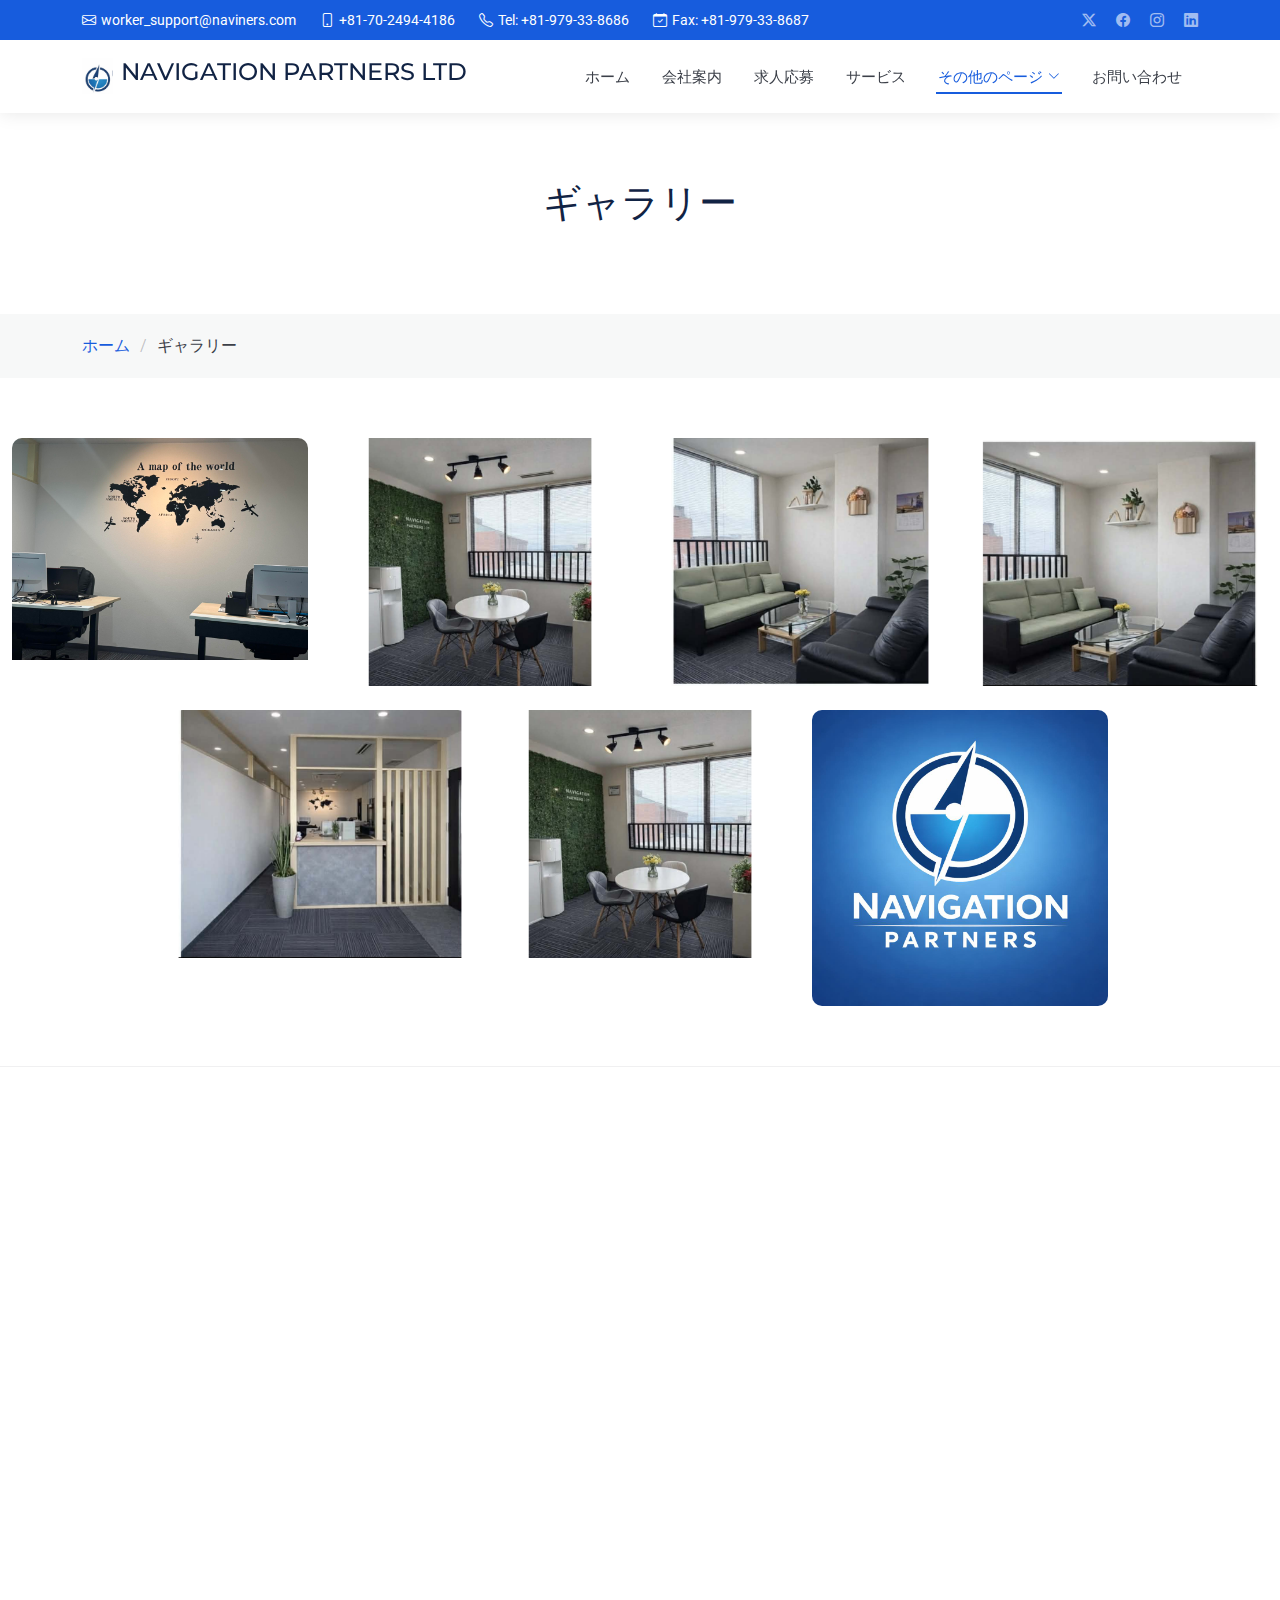
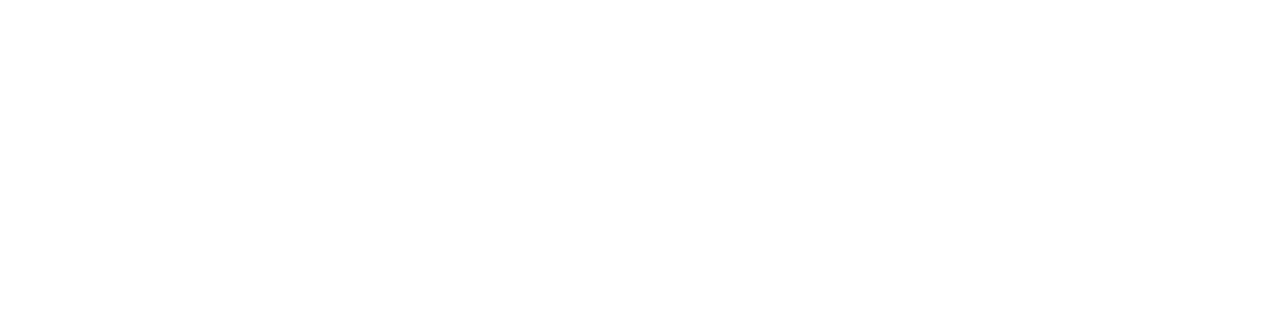
<file: gallery.html>
<!DOCTYPE html>
<html lang="ja">

<head>
  <meta charset="utf-8">
  <meta content="width=device-width, initial-scale=1.0" name="viewport">
  <title translate="no">Gallery - Navigation Partners Ltd</title>
  <meta name="description" content="">
  <meta name="keywords" content="">

  <!-- Favicons -->
  <link href="assets/img/navpart-logo-2.jpg" rel="icon">
  <link href="assets/img/navpart-logo-2.jpg" rel="apple-touch-icon">

  <!-- Fonts -->
  <link href="https://fonts.googleapis.com" rel="preconnect">
  <link href="https://fonts.gstatic.com" rel="preconnect" crossorigin>
  <link
    href="https://fonts.googleapis.com/css2?family=Roboto:ital,wght@0,100;0,300;0,400;0,500;0,700;0,900;1,100;1,300;1,400;1,500;1,700;1,900&family=Montserrat:ital,wght@0,100;0,200;0,300;0,400;0,500;0,600;0,700;0,800;0,900;1,100;1,200;1,300;1,400;1,500;1,600;1,700;1,800;1,900&family=Lato:ital,wght@0,100;0,300;0,400;0,700;0,900;1,100;1,300;1,400;1,700;1,900&display=swap"
    rel="stylesheet">

  <!-- Vendor CSS Files -->
  <link href="assets/vendor/bootstrap/css/bootstrap.min.css" rel="stylesheet">
  <link href="assets/vendor/bootstrap-icons/bootstrap-icons.css" rel="stylesheet">
  <link href="assets/vendor/aos/aos.css" rel="stylesheet">
  <link href="assets/vendor/glightbox/css/glightbox.min.css" rel="stylesheet">
  <link href="assets/vendor/fontawesome-free/css/all.min.css" rel="stylesheet">
  <link href="assets/vendor/swiper/swiper-bundle.min.css" rel="stylesheet">

  <!-- Main CSS File -->
  <link href="assets/css/main.css" rel="stylesheet">

 
</head>

<body class="gallery-page">

  <header id="header" class="header fixed-top">

    <div class="topbar d-flex align-items-center dark-background">
      <div class="container d-flex justify-content-center justify-content-md-between">
        <div class="contact-info d-flex align-items-center">
          <i class="bi bi-envelope d-flex align-items-center"><a
              href="mailto:worker_support@naviners.com">worker_support@naviners.com</a></i>
          <i class="bi bi-phone d-flex align-items-center ms-4"><span>+81-70-2494-4186</span></i>
          <i class="bi bi-telephone d-flex align-items-center ms-4"><span>Tel: +81-979-33-8686</span></i>
          <i class="bi bi-calendar-check d-flex align-items-center ms-4"><span>Fax: +81-979-33-8687</span></i>
        </div>
        <div class="social-links d-none d-md-flex align-items-center">
          <a href="#!" class="twitter"><i class="bi bi-twitter-x"></i></a>
        <a href="https://www.facebook.com/naviner.japan" class="facebook"><i class="bi bi-facebook"></i></a>
          <a href="#!" class="instagram"><i class="bi bi-instagram"></i></a>
          <a href="#!" class="linkedin"><i class="bi bi-linkedin"></i></a>
        </div>
      </div>
    </div><!-- End Top Bar -->

    <div class="branding d-flex align-items-cente">

      <div class="container position-relative d-flex align-items-center justify-content-between">
        <a href="index.html" class="logo d-flex align-items-center">
          <!-- Uncomment the line below if you also wish to use an image logo -->
          <img src="assets/img/navpart-logo-2.jpg" alt="">
          <h4 class="sitename" translate="no">NAVIGATION PARTNERS LTD</h4>
        </a>

        <nav id="navmenu" class="navmenu">
          <ul>
            <!-- Home -->
            <li><a href="index.html" >ホーム</a></li>
              <!-- About Us -->
              <li><a href="about.html">会社案内</a></li>
              <!-- Job application -->
              <li><a href="departments.html">
                    <span style="display:none;">Employment Registration</span>求人応募
                  </a></li>
              <!-- Services -->
              <li><a href="services.html">サービス</a></li>
                  <!-- More Pages -->
              <li class="dropdown"><a href="#" class="active"><span>その他のページ</span> <i class="bi bi-chevron-down toggle-dropdown"></i></a>
            <ul>
              <li><a href="appointment.html">
                    <span style="display:none;">Schedule a Consultation</span>予約
                  </a></li>
      
              <li><a href="faq.html">よくあるご質問</a></li>
      
              <li><a href="gallery.html">ギャラリー</a></li>
      
              <li><a href="terms.html">
                    <span style="display:none;">Terms and Conditions</span>利用規約
                  </a></li>
      
              <li><a href="privacy.html">
                    <span style="display:none;">Data Privacy Policy</span>プライバシー
                  </a></li>
              </ul>
              </li>
              <!--Contact Us-->
              <li><a href="contact.html">お問い合わせ</a></li>
          <!-- </ul>
             <li> -->
              <!--Language Translator-->
         <div class="gtranslate_wrapper"></div>
<script>
  window.gtranslateSettings = {
    "default_language": "ja",
    "native_language_names": true,
    "detect_browser_language": false, 
    "languages": ["ja", "en", "my", "vi", "id"],
    "wrapper_selector": ".gtranslate_wrapper",
    "select_language_label": "Select Language"
  }
</script>
<script src="https://cdn.gtranslate.net/widgets/latest/dropdown.js" defer></script>


<script>
(function() {
    const STORAGE_KEY = 'userLanguage';

    function applySavedLanguage() {
        const savedLang = localStorage.getItem(STORAGE_KEY);
        // Ensure we don't loop if already in English
        if (!savedLang || savedLang === 'ja') return;

        const select = document.querySelector('.gt_selector');
        
        if (select && typeof doGTranslate === 'function') {
            if (select.value !== savedLang) {
                // Professional approach: change the value and trigger the global function
                select.value = savedLang;
                doGTranslate('ja|' + savedLang);
                console.log("Context updated to: " + savedLang);
            }
        }
    }

    // Capture user selection
    document.addEventListener('change', function(e) {
        if (e.target && e.target.classList.contains('gt_selector')) {
            const selectedLang = e.target.value.split('|')[1] || e.target.value;
            localStorage.setItem(STORAGE_KEY, selectedLang);
        }
    });

    // Check for initialization with a cleaner exit
    let attempts = 0;
    const checkWidget = setInterval(() => {
        const select = document.querySelector('.gt_selector');
        if (select && typeof doGTranslate === 'function') {
            applySavedLanguage();
            clearInterval(checkWidget); // Stop once found and applied
        }
        if (attempts++ > 30) clearInterval(checkWidget);
    }, 200);
})();
</script>

            </li>
          </ul>
          <i class="mobile-nav-toggle d-xl-none bi bi-list"></i>
        </nav>

      </div>

    </div>

  </header>

  <main class="main">

    <!-- Page Title -->
    <div class="page-title">
      <div class="heading">
        <div class="container">
          <div class="row d-flex justify-content-center text-center">
            <div class="col-lg-8">
              <h1 class="heading-title">ギャラリー</h1>
              <!-- <p class="mb-0">
                Odio et unde deleniti. Deserunt numquam exercitationem. Officiis quo
                odio sint voluptas consequatur ut a odio voluptatem. Sit dolorum
                debitis veritatis natus dolores. Quasi ratione sint. Sit quaerat
                ipsum dolorem.
              </p> -->
            </div>
          </div>
        </div>
      </div>
      <nav class="breadcrumbs">
        <div class="container">
          <ol>
            <li><a href="index.html">ホーム</a></li>
            <li class="current">ギャラリー</li>
          </ol>
        </div>
      </nav>
    </div><!-- End Page Title -->

    <!-- Gallery Section -->
    <section id="gallery" class="gallery section">

      <div class="container-fluid" data-aos="fade-up" data-aos-delay="100">

        <div class="row gy-4 justify-content-center">

          <div class="col-xl-3 col-lg-4 col-md-6">
            <div class="gallery-item h-100">
              <img src="assets/img/gallery/navpart-gallery-02.jpg" class="img-fluid" alt="">
              <div class="gallery-links d-flex align-items-center justify-content-center">
                <a href="assets/img/gallery/navpart-gallery-02.jpg" title="Gallery 1" class="glightbox preview-link"><i
                    class="bi bi-arrows-angle-expand"></i></a>
                <a href="gallery-single.html" class="details-link"><i class="bi bi-link-45deg"></i></a>
              </div>
            </div>
          </div><!-- End Gallery Item -->

          <div class="col-xl-3 col-lg-4 col-md-6">
            <div class="gallery-item h-100">
              <img src="assets/img/office/1.png" class="img-fluid" alt="">
              <div class="gallery-links d-flex align-items-center justify-content-center">
                <a href="assets/img/office/1.png" title="Gallery 2" class="glightbox preview-link"><i
                    class="bi bi-arrows-angle-expand"></i></a>
                <a href="gallery-single.html" class="details-link"><i class="bi bi-link-45deg"></i></a>
              </div>
            </div>
          </div><!-- End Gallery Item -->

          <!-- <div class="col-xl-3 col-lg-4 col-md-6">
            <div class="gallery-item h-100">
              <img src="assets/img/office/3.png" class="img-fluid" alt="">
              <div class="gallery-links d-flex align-items-center justify-content-center">
                <a href="assets/img/office/3.png" title="Gallery 3" class="glightbox preview-link"><i
                    class="bi bi-arrows-angle-expand"></i></a>
                <a href="gallery-single.html" class="details-link"><i class="bi bi-link-45deg"></i></a>
              </div>
            </div>
          </div> -->
          <!-- End Gallery Item -->

          <div class="col-xl-3 col-lg-4 col-md-6">
            <div class="gallery-item h-100">
              <img src="assets/img/office/4.png" class="img-fluid" alt="">
              <div class="gallery-links d-flex align-items-center justify-content-center">
                <a href="assets/img/office/4.png" title="Gallery 4" class="glightbox preview-link"><i
                    class="bi bi-arrows-angle-expand"></i></a>
                <a href="gallery-single.html" class="details-link"><i class="bi bi-link-45deg"></i></a>
              </div>
            </div>
          </div><!-- End Gallery Item -->

          <div class="col-xl-3 col-lg-4 col-md-6">
            <div class="gallery-item h-100">
              <img src="assets/img/office/5.png" class="img-fluid" alt="">
              <div class="gallery-links d-flex align-items-center justify-content-center">
                <a href="assets/img/office/5.png" title="Gallery 5" class="glightbox preview-link"><i
                    class="bi bi-arrows-angle-expand"></i></a>
                <a href="gallery-single.html" class="details-link"><i class="bi bi-link-45deg"></i></a>
              </div>
            </div>
          </div><!-- End Gallery Item -->

          <div class="col-xl-3 col-lg-4 col-md-6">
            <div class="gallery-item h-100">
              <img src="assets/img/office/6.png" class="img-fluid" alt="">
              <div class="gallery-links d-flex align-items-center justify-content-center">
                <a href="assets/img/office/6.png" title="Gallery 6" class="glightbox preview-link"><i
                    class="bi bi-arrows-angle-expand"></i></a>
                <a href="gallery-single.html" class="details-link"><i class="bi bi-link-45deg"></i></a>
              </div>
            </div>
          </div><!-- End Gallery Item -->

          <div class="col-xl-3 col-lg-4 col-md-6">
            <div class="gallery-item h-100">
              <img src="assets/img/office/1.png" class="img-fluid" alt="">
              <div class="gallery-links d-flex align-items-center justify-content-center">
                <a href="assets/img/office/1.png" title="Gallery 7" class="glightbox preview-link"><i
                    class="bi bi-arrows-angle-expand"></i></a>
                <a href="gallery-single.html" class="details-link"><i class="bi bi-link-45deg"></i></a>
              </div>
            </div>
          </div><!-- End Gallery Item -->

          <div class="col-xl-3 col-lg-4 col-md-6">
            <div class="gallery-item h-100">
              <img src="assets/img/navpart-banner-2.jpg" class="img-fluid" alt="">
              <div class="gallery-links d-flex align-items-center justify-content-center">
                <a href="assets/img/navpart-banner-2.jpg" title="Gallery 8" class="glightbox preview-link"><i
                    class="bi bi-arrows-angle-expand"></i></a>
                <a href="gallery-single.html" class="details-link"><i class="bi bi-link-45deg"></i></a>
              </div>
            </div>
          </div><!-- End Gallery Item -->

        </div>

      </div>

    </section><!-- /Gallery Section -->

  </main>

  <footer id="footer" class="footer-16 footer position-relative">

     <div class="container">

      <div class="footer-main" data-aos="fade-up" data-aos-delay="100">
        <div class="row align-items-start">

          <div class="col-lg-5">
            <div class="brand-section">
              <a href="index.html" class="logo d-flex align-items-center mb-4">
               <span class="sitename" translate="no"><h3>NAVIGATION PARTNERS LTD</h3></span>
              </a>
              <p class="brand-description">グローバルな人材と日本企業をつなぐ</p>
              <p>特定技能労働者向け登録支援機関</p>


              <div class="contact-info mt-5">
                <div class="contact-item">
                  <i class="bi bi-geo-alt"></i>
                  <span>INGビルII 401号室、〒871-0058 大分県中津市豊田町8-10</span>
                </div>
                <div class="contact-item">
                  <i class="bi bi-telephone"></i>
                  <span translate="no">0979-33-8686</span>
                </div>
                <div class="contact-item">
                  <i class="bi bi-phone"></i>
                  <span translate="">FAX: 0979-33-8687</span>
                </div>
                <div class="contact-item">
                  <i class="bi bi-envelope"></i>
                  <span>worker_support@naviners.com</span>
                </div>
              </div>
            </div>
          </div>

          <div class="col-lg-7">
            <div class="footer-nav-wrapper">
              <div class="row">

                <div class="col-6 col-lg-3">
                  <div class="nav-column">
                    <h6>オフィス所在地:</h6>
                    <nav class="footer-nav">
                      <iframe src="https://www.google.com/maps/embed?pb=!1m18!1m12!1m3!1d3323.23510719042!2d131.18434274836545!3d33.59920380477677!2m3!1f0!2f0!3f0!3m2!1i1024!2i768!4f13.1!3m3!1m2!1s0x3543fa086a492899%3A0xae0c035e948dcb61!2s10%20Toyodamachi%2C%20Nakatsu%2C%20Oita%20871-0058%2C%20Japan!5e0!3m2!1sen!2sph!4v1770692267560!5m2!1sen!2sph" width="600" height="450" style="border:0;" allowfullscreen="" loading="lazy" referrerpolicy="no-referrer-when-downgrade"></iframe>
                     </nav>
                  </div>
                </div>

              </div>
            </div>
          </div>

        </div>
      </div>

    </div>

    <div class="footer-bottom">
      <div class="container">
        <div class="bottom-content" data-aos="fade-up" data-aos-delay="300">
          <div class="row align-items-center">

            <div class="col-lg-6">
              <div class="copyright">
                <p>© <span class="sitename">Navigation Partners Ltd.</span>. All rights reserved.</p>
              </div>
            </div>

            <div class="col-lg-6">
              <div class="legal-links">
                <a href="privacy.html">Privacy Policy</a>
                <a href="terms.html">Terms of Service</a>
                <a href="#!">Cookie Policy</a>
                <div class="credits">
                
                </div>
              </div>
            </div>

          </div>
        </div>
      </div>
    </div>

  </footer>

  <!-- Scroll Top -->
  <a href="#!" id="scroll-top" class="scroll-top d-flex align-items-center justify-content-center"><i
      class="bi bi-arrow-up-short"></i></a>

  <!-- Preloader -->
  <div id="preloader"></div>

  <!-- Vendor JS Files -->
  <script src="assets/vendor/bootstrap/js/bootstrap.bundle.min.js"></script>
  <script src="assets/vendor/php-email-form/validate.js"></script>
  <script src="assets/vendor/aos/aos.js"></script>
  <script src="assets/vendor/glightbox/js/glightbox.min.js"></script>
  <script src="assets/vendor/purecounter/purecounter_vanilla.js"></script>
  <script src="assets/vendor/swiper/swiper-bundle.min.js"></script>

  <!-- Main JS File -->
  <script src="assets/js/main.js"></script>

<!--For fixing translation-->
 <script>
 const translationMap = {
  // 'NAVIGATION PARTNERS LTD.': 'ナビゲーション パートナーズ有限会社',
  // 'NAVIGATION PARTNERS CO. LTD.': 'ナビゲーション パートナーズ有限会社',
  'ナビゲーションパートナーズ株式会社': 'ナビゲーション パートナーズ有限会社', //Navigation Partners LTD
  '株式会社ナビゲーションパートナーズ': 'ナビゲーション パートナーズ有限会社', //Navigation Partners LTD
  'M&Hモーターズ株式会社': 'M&Hモーターズ有限会社', //M&H M&Hモーターズ有限会社
  '工業メーカー': '製造業', //Industrial Manufacturer
  '介護': '介護事業', // Nursing Care
  '農学者': '農業家', // Agriculturist
  '食品サービス' : '飲食業', // Food Service
  '外食産業' : '飲食業', //Food Service
  '細川治照': '細川慈照さん', //hosokawa jisho
  '家':'ホ-ム', // home
  '特定技能労働者向け登録支援組織' : '特定技能労働者向け登録支援機関', //Registered Support Organization for Specified Skilled Workers
  '会社概要' : '会社案内', // About Us
  'top talent from around the world' : 'Global Talent', // banner text fix translation
  'inquiry' : 'Contact Us', // fix translation for contact us
  'service' : 'Services', // fix translation for Services
  'Company Profile' : 'About Us', // fix translation for About Us
  'reservation' : 'Set Appointment', // fix translation for Set Appointment
  'terms of Service' : 'Terms of Services', //fix translation for Terms of Services
  'privacy' : 'Privacy', //fix translation for Privacy
};

const observer = new MutationObserver((mutations) => {
  // Disconnect to prevent the loop while we make changes
  observer.disconnect();

  const walker = document.createTreeWalker(document.body, NodeFilter.SHOW_TEXT, null, false);
  let node;

  while(node = walker.nextNode()) {
    let text = node.nodeValue;
    let changed = false;

    for (const [wrong, right] of Object.entries(translationMap)) {
      // Logic: Only replace if the text contains 'wrong' AND does NOT already contain 'right'
      if (text.includes(wrong) && !text.includes(right)) {
        text = text.replace(new RegExp(wrong, 'g'), right);
        changed = true;
      }
    }

    if (changed) {
      node.nodeValue = text;
    }
  }

  // Reconnect after finishing the updates
  startObserving();
});

function startObserving() {
  observer.observe(document.body, {
    childList: true,
    subtree: true,
    characterData: true
  });
}

startObserving();
</script>






</body>

</html>
</file>
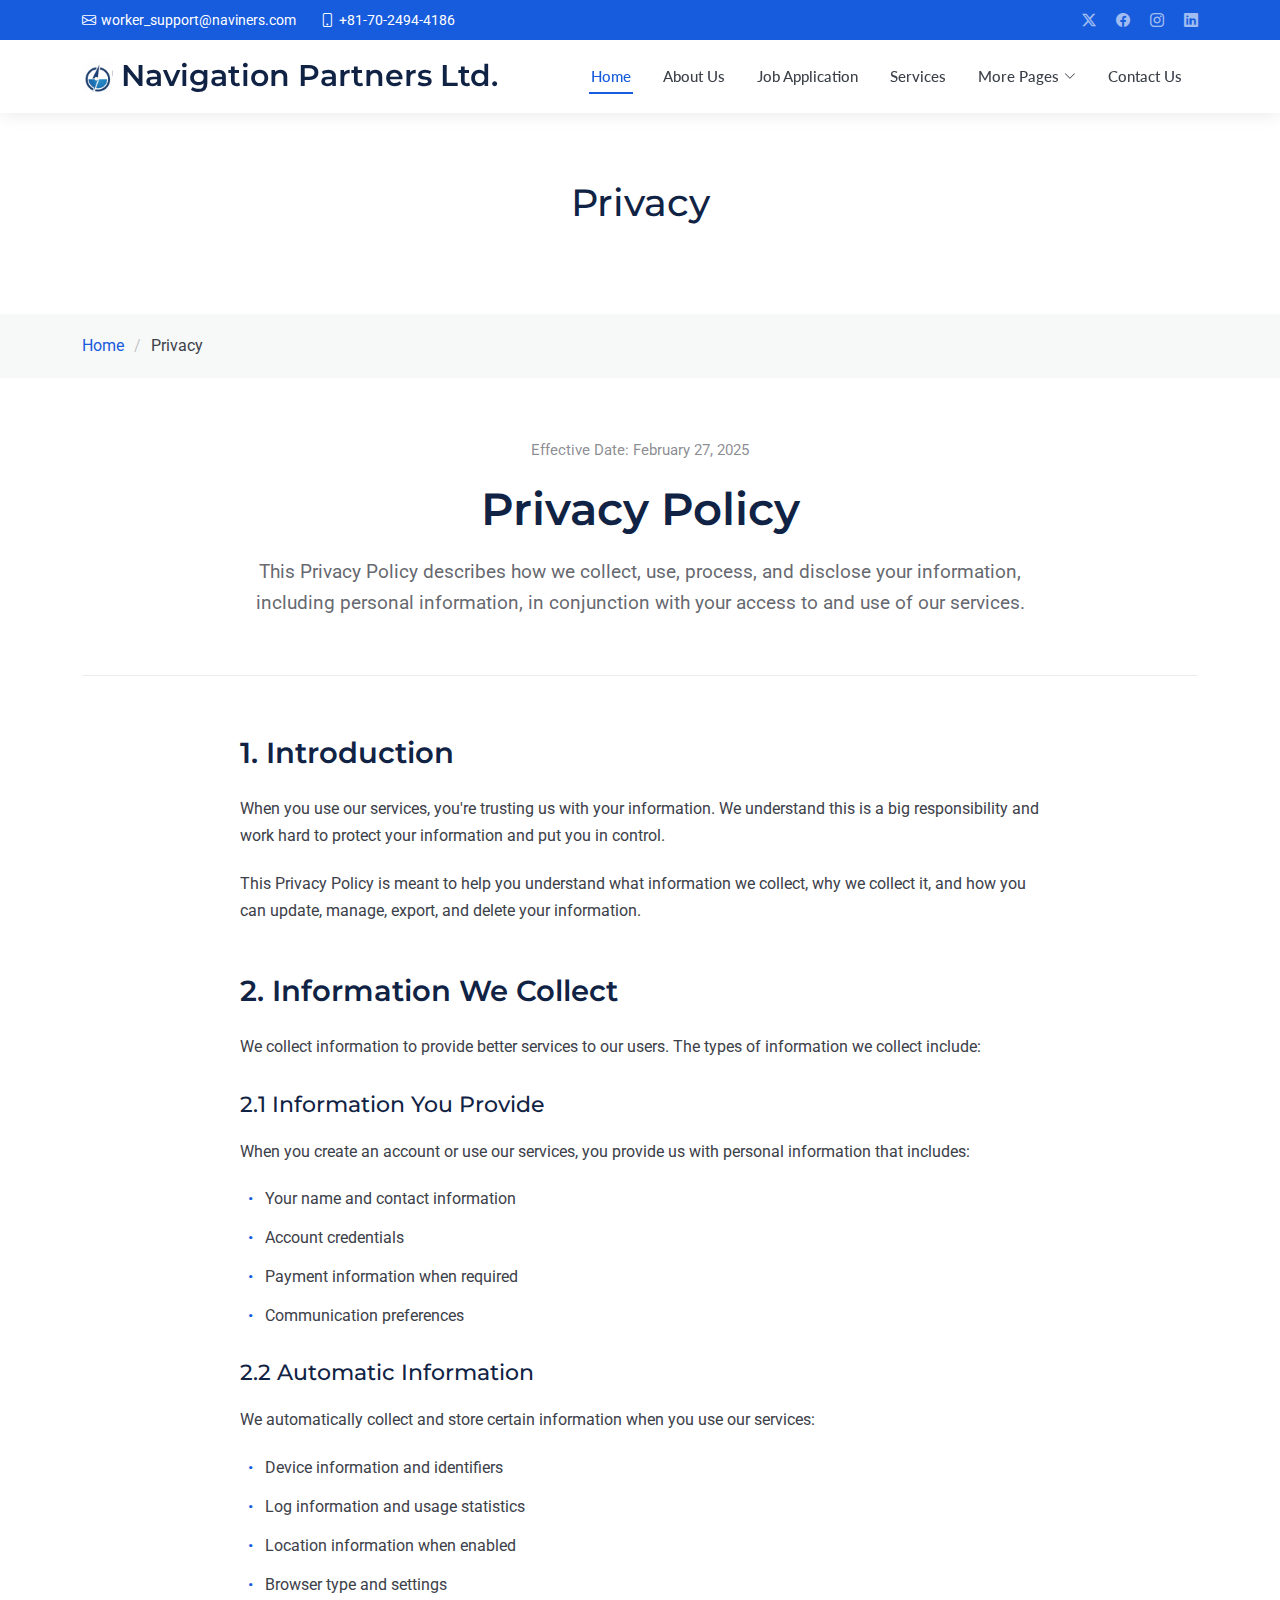
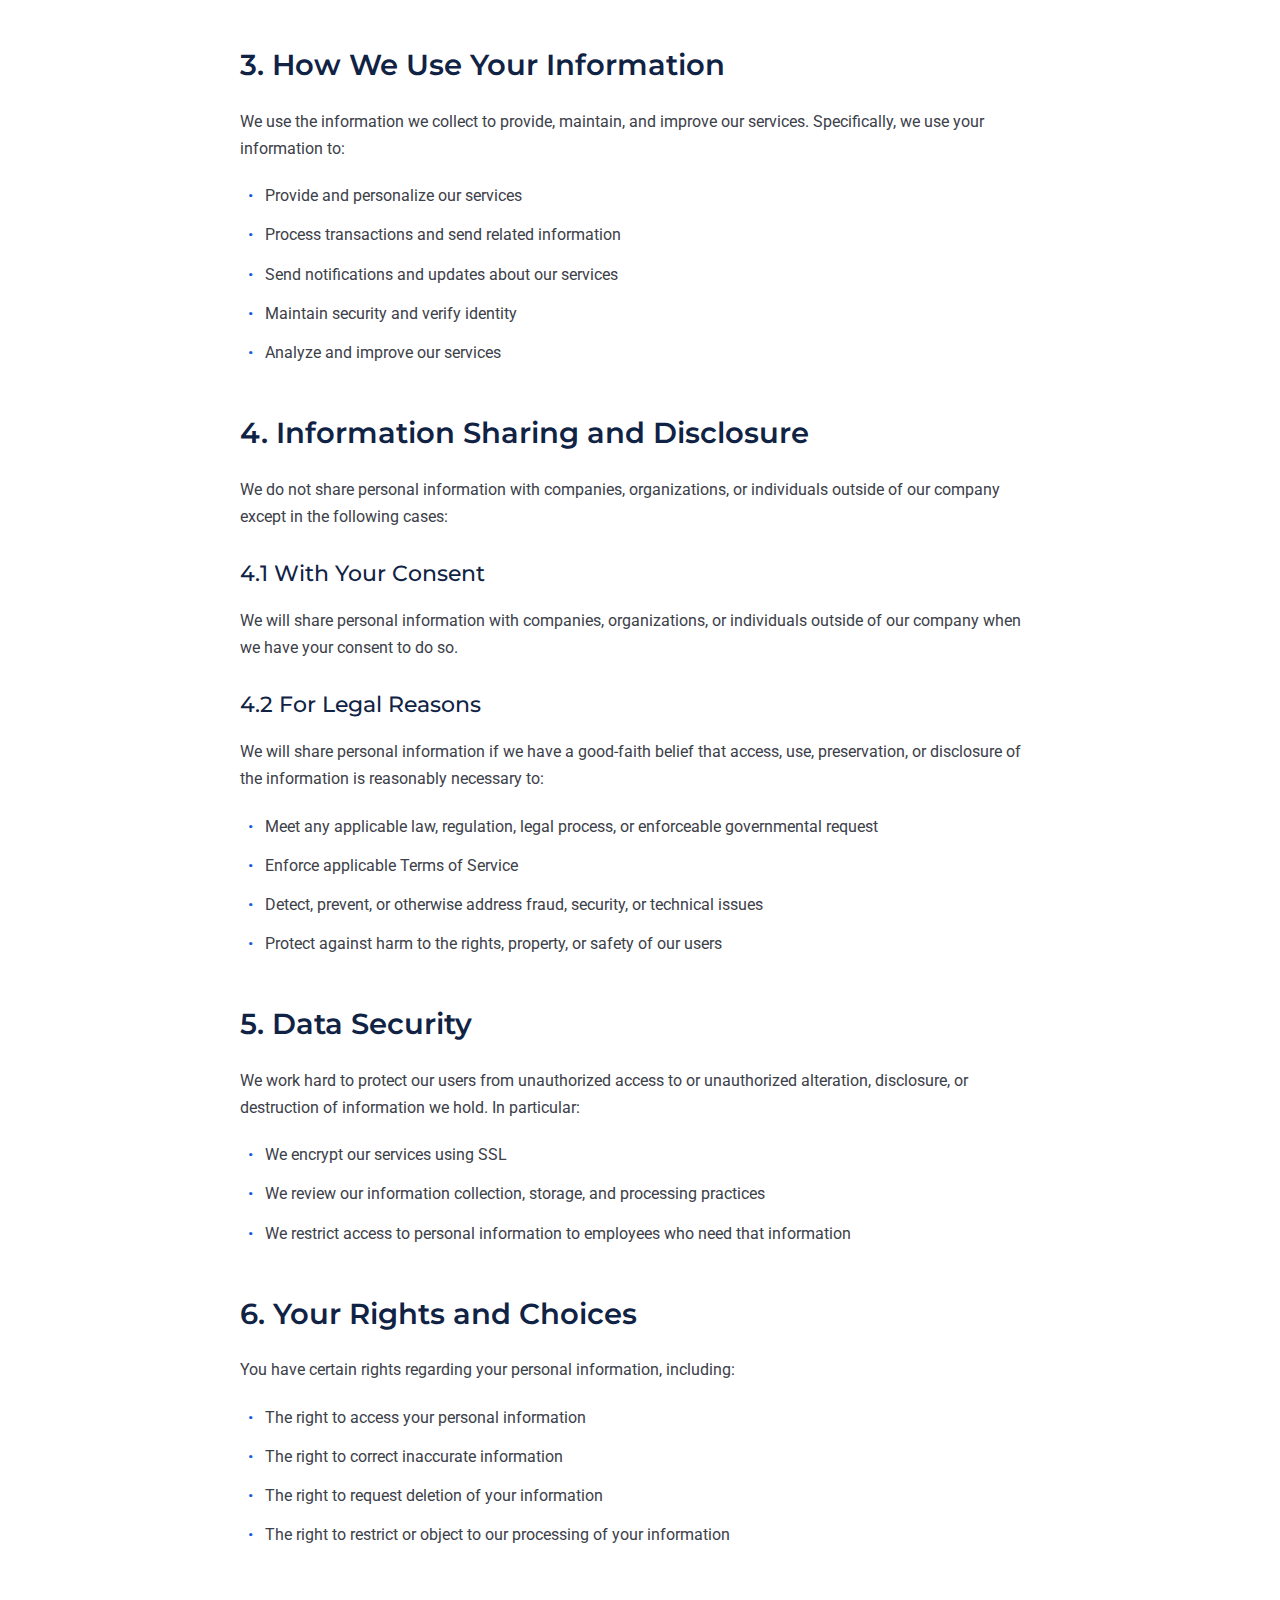
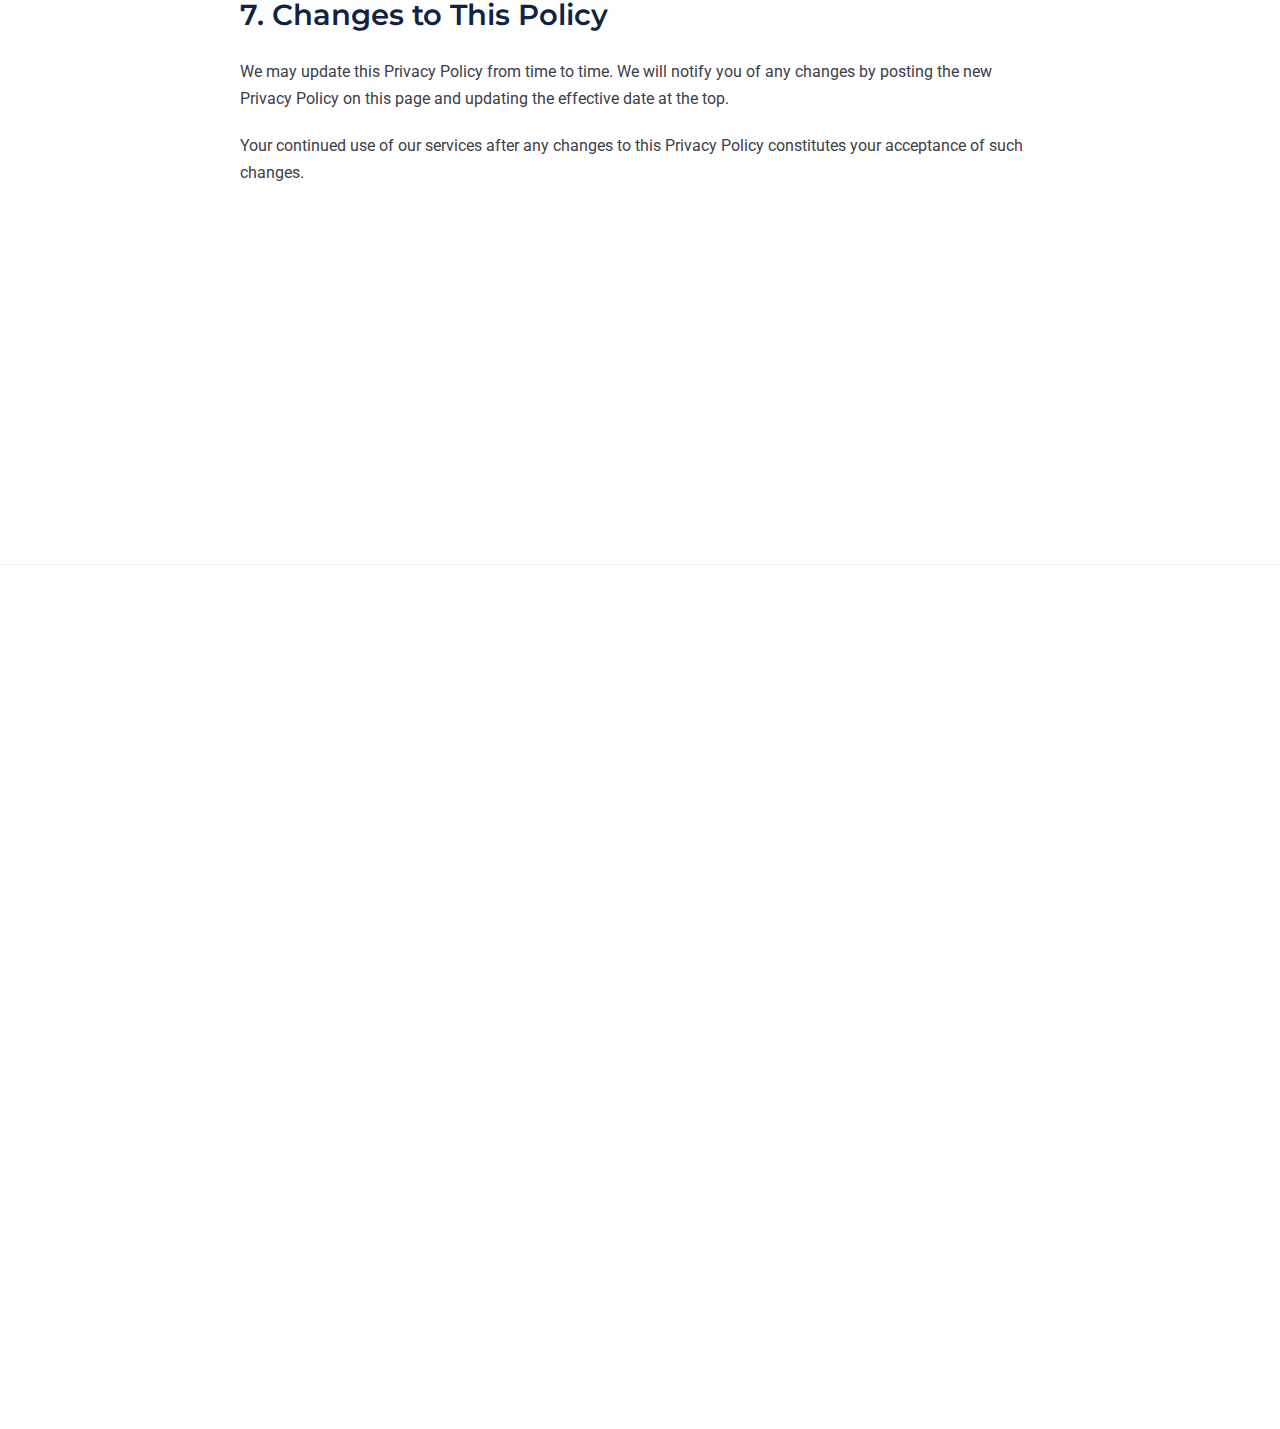
<file: privacy.html>
<!DOCTYPE html>
<html lang="en">

<head>
  <meta charset="utf-8">
  <meta content="width=device-width, initial-scale=1.0" name="viewport">
  <title>Privacy - Navigation Partners Ltd</title>
  <meta name="description" content="">
  <meta name="keywords" content="">

  <!-- Favicons -->
  <link href="assets/img/navpart-logo-2.jpg" rel="icon">
  <link href="assets/img/navpart-logo-2.jpg" rel="apple-touch-icon">

  <!-- Fonts -->
  <link href="https://fonts.googleapis.com" rel="preconnect">
  <link href="https://fonts.gstatic.com" rel="preconnect" crossorigin>
  <link
    href="https://fonts.googleapis.com/css2?family=Roboto:ital,wght@0,100;0,300;0,400;0,500;0,700;0,900;1,100;1,300;1,400;1,500;1,700;1,900&family=Montserrat:ital,wght@0,100;0,200;0,300;0,400;0,500;0,600;0,700;0,800;0,900;1,100;1,200;1,300;1,400;1,500;1,600;1,700;1,800;1,900&family=Lato:ital,wght@0,100;0,300;0,400;0,700;0,900;1,100;1,300;1,400;1,700;1,900&display=swap"
    rel="stylesheet">

  <!-- Vendor CSS Files -->
  <link href="assets/vendor/bootstrap/css/bootstrap.min.css" rel="stylesheet">
  <link href="assets/vendor/bootstrap-icons/bootstrap-icons.css" rel="stylesheet">
  <link href="assets/vendor/aos/aos.css" rel="stylesheet">
  <link href="assets/vendor/glightbox/css/glightbox.min.css" rel="stylesheet">
  <link href="assets/vendor/fontawesome-free/css/all.min.css" rel="stylesheet">
  <link href="assets/vendor/swiper/swiper-bundle.min.css" rel="stylesheet">

  <!-- Main CSS File -->
  <link href="assets/css/main.css" rel="stylesheet">

 
</head>

<body class="privacy-page">

  <header id="header" class="header fixed-top">

    <div class="topbar d-flex align-items-center dark-background">
      <div class="container d-flex justify-content-center justify-content-md-between">
        <div class="contact-info d-flex align-items-center">
          <i class="bi bi-envelope d-flex align-items-center"><a
               href="mailto:worker_support@naviners.com">worker_support@naviners.com</a></i>
          <i class="bi bi-phone d-flex align-items-center ms-4"><span>+81-70-2494-4186</span></i>
        </div>
        <div class="social-links d-none d-md-flex align-items-center">
          <a href="#!" class="twitter"><i class="bi bi-twitter-x"></i></a>
           <a href="https://www.facebook.com/naviner.japan" class="facebook"><i class="bi bi-facebook"></i></a>
          <a href="#!" class="instagram"><i class="bi bi-instagram"></i></a>
          <a href="#!" class="linkedin"><i class="bi bi-linkedin"></i></a>
        </div>
      </div>
    </div><!-- End Top Bar -->

    <div class="branding d-flex align-items-cente">

      <div class="container position-relative d-flex align-items-center justify-content-between">
        <a href="index.html" class="logo d-flex align-items-center">
          <!-- Uncomment the line below if you also wish to use an image logo -->
          <img src="assets/img/navpart-logo-2.jpg" alt="">
          <h1 class="sitename">Navigation Partners Ltd.</h1>
        </a>

        <nav id="navmenu" class="navmenu">
          <ul>
            <li><a href="index.html" class="active">Home</a></li>
  
              <li><a href="about.html">About Us</a></li>
  
              <li><a href="departments.html">
                    <span style="display:none;">Employment Registration</span>Job Application
                  </a></li>
  
              <li><a href="services.html">Services</a></li>
  
              <li class="dropdown"><a href="#"><span>More Pages</span> <i class="bi bi-chevron-down toggle-dropdown"></i></a>
            <ul>
              <li><a href="appointment.html">
                    <span style="display:none;">Schedule a Consultation</span>Appointment
                  </a></li>
      
              <li><a href="faq.html">Frequently Asked Questions</a></li>
      
              <li><a href="gallery.html">Gallery</a></li>
      
              <li><a href="terms.html">
                    <span style="display:none;">Terms and Conditions</span>Terms
                  </a></li>
      
              <li><a href="privacy.html">
                    <span style="display:none;">Data Privacy Policy</span>Privacy
                  </a></li>
              </ul>
              </li>
  
              <li><a href="contact.html">Contact Us</a></li>
          <!-- </ul>
             <li> -->
              <!--Language Translator-->
         <div class="gtranslate_wrapper"></div>
<script>
  window.gtranslateSettings = {
    "default_language": "en",
    "native_language_names": true,
    "detect_browser_language": false, 
    "languages": ["en", "ja", "my", "vi", "id"],
    "wrapper_selector": ".gtranslate_wrapper",
    "select_language_label": "Select Language"
  }
</script>
<script src="https://cdn.gtranslate.net/widgets/latest/dropdown.js" defer></script>


<script>
(function() {
    const STORAGE_KEY = 'userLanguage';

    function applySavedLanguage() {
        const savedLang = localStorage.getItem(STORAGE_KEY);
        // Ensure we don't loop if already in English
        if (!savedLang || savedLang === 'en') return;

        const select = document.querySelector('.gt_selector');
        
        if (select && typeof doGTranslate === 'function') {
            if (select.value !== savedLang) {
                // Professional approach: change the value and trigger the global function
                select.value = savedLang;
                doGTranslate('en|' + savedLang);
                console.log("Context updated to: " + savedLang);
            }
        }
    }

    // Capture user selection
    document.addEventListener('change', function(e) {
        if (e.target && e.target.classList.contains('gt_selector')) {
            const selectedLang = e.target.value.split('|')[1] || e.target.value;
            localStorage.setItem(STORAGE_KEY, selectedLang);
        }
    });

    // Check for initialization with a cleaner exit
    let attempts = 0;
    const checkWidget = setInterval(() => {
        const select = document.querySelector('.gt_selector');
        if (select && typeof doGTranslate === 'function') {
            applySavedLanguage();
            clearInterval(checkWidget); // Stop once found and applied
        }
        if (attempts++ > 30) clearInterval(checkWidget);
    }, 200);
})();
</script>

            </li>
          </ul>
          <i class="mobile-nav-toggle d-xl-none bi bi-list"></i>
        </nav>

      </div>

    </div>

  </header>

  <main class="main">

    <!-- Page Title -->
    <div class="page-title">
      <div class="heading">
        <div class="container">
          <div class="row d-flex justify-content-center text-center">
            <div class="col-lg-8">
              <h1 class="heading-title">Privacy</h1>
              <!-- <p class="mb-0">
                Odio et unde deleniti. Deserunt numquam exercitationem. Officiis quo
                odio sint voluptas consequatur ut a odio voluptatem. Sit dolorum
                debitis veritatis natus dolores. Quasi ratione sint. Sit quaerat
                ipsum dolorem.
              </p> -->
            </div>
          </div>
        </div>
      </div>
      <nav class="breadcrumbs">
        <div class="container">
          <ol>
            <li><a href="index.html">Home</a></li>
            <li class="current">Privacy</li>
          </ol>
        </div>
    
      </nav>
    </div><!-- End Page Title -->

    <!-- Privacy Section -->
    <section id="privacy" class="privacy section">

      <div class="container" data-aos="fade-up">
        <!-- Header -->
        <div class="privacy-header" data-aos="fade-up">
          <div class="header-content">
            <div class="last-updated">Effective Date: February 27, 2025</div>
            <h1>Privacy Policy</h1>
            <p class="intro-text">This Privacy Policy describes how we collect, use, process, and disclose your
              information, including personal information, in conjunction with your access to and use of our services.
            </p>

            <!--Translator-->
           
              <div id="google_translate_element"></div>
            


          </div>
        </div>

        <!-- Main Content -->
        <div class="privacy-content" data-aos="fade-up">
          <!-- Introduction -->
          <div class="content-section">
            <h2>1. Introduction</h2>
            <p>When you use our services, you're trusting us with your information. We understand this is a big
              responsibility and work hard to protect your information and put you in control.</p>
            <p>This Privacy Policy is meant to help you understand what information we collect, why we collect it, and
              how you can update, manage, export, and delete your information.</p>
          </div>

          <!-- Information Collection -->
          <div class="content-section">
            <h2>2. Information We Collect</h2>
            <p>We collect information to provide better services to our users. The types of information we collect
              include:</p>

            <h3>2.1 Information You Provide</h3>
            <p>When you create an account or use our services, you provide us with personal information that includes:
            </p>
            <ul>
              <li>Your name and contact information</li>
              <li>Account credentials</li>
              <li>Payment information when required</li>
              <li>Communication preferences</li>
            </ul>

            <h3>2.2 Automatic Information</h3>
            <p>We automatically collect and store certain information when you use our services:</p>
            <ul>
              <li>Device information and identifiers</li>
              <li>Log information and usage statistics</li>
              <li>Location information when enabled</li>
              <li>Browser type and settings</li>
            </ul>
          </div>

          <!-- Use of Information -->
          <div class="content-section">
            <h2>3. How We Use Your Information</h2>
            <p>We use the information we collect to provide, maintain, and improve our services. Specifically, we use
              your information to:</p>
            <ul>
              <li>Provide and personalize our services</li>
              <li>Process transactions and send related information</li>
              <li>Send notifications and updates about our services</li>
              <li>Maintain security and verify identity</li>
              <li>Analyze and improve our services</li>
            </ul>
          </div>

          <!-- Information Sharing -->
          <div class="content-section">
            <h2>4. Information Sharing and Disclosure</h2>
            <p>We do not share personal information with companies, organizations, or individuals outside of our company
              except in the following cases:</p>

            <h3>4.1 With Your Consent</h3>
            <p>We will share personal information with companies, organizations, or individuals outside of our company
              when we have your consent to do so.</p>

            <h3>4.2 For Legal Reasons</h3>
            <p>We will share personal information if we have a good-faith belief that access, use, preservation, or
              disclosure of the information is reasonably necessary to:</p>
            <ul>
              <li>Meet any applicable law, regulation, legal process, or enforceable governmental request</li>
              <li>Enforce applicable Terms of Service</li>
              <li>Detect, prevent, or otherwise address fraud, security, or technical issues</li>
              <li>Protect against harm to the rights, property, or safety of our users</li>
            </ul>
          </div>

          <!-- Data Security -->
          <div class="content-section">
            <h2>5. Data Security</h2>
            <p>We work hard to protect our users from unauthorized access to or unauthorized alteration, disclosure, or
              destruction of information we hold. In particular:</p>
            <ul>
              <li>We encrypt our services using SSL</li>
              <li>We review our information collection, storage, and processing practices</li>
              <li>We restrict access to personal information to employees who need that information</li>
            </ul>
          </div>

          <!-- Your Rights -->
          <div class="content-section">
            <h2>6. Your Rights and Choices</h2>
            <p>You have certain rights regarding your personal information, including:</p>
            <ul>
              <li>The right to access your personal information</li>
              <li>The right to correct inaccurate information</li>
              <li>The right to request deletion of your information</li>
              <li>The right to restrict or object to our processing of your information</li>
            </ul>
          </div>

          <!-- Policy Updates -->
          <div class="content-section">
            <h2>7. Changes to This Policy</h2>
            <p>We may update this Privacy Policy from time to time. We will notify you of any changes by posting the new
              Privacy Policy on this page and updating the effective date at the top.</p>
            <p>Your continued use of our services after any changes to this Privacy Policy constitutes your acceptance
              of such changes.</p>
          </div>
        </div>

        <!-- Contact Section -->
        <div class="privacy-contact" data-aos="fade-up">
          <h2>Contact Us</h2>
          <p>If you have any questions about this Privacy Policy or our practices, please contact us:</p>
          <div class="contact-details">
            <p><strong>Email:</strong> privacy@example.com</p>
            <p><strong>Address:</strong> 123 Privacy Street, Security City, 12345</p>
          </div>
        </div>

      </div>

    </section><!-- /Privacy Section -->

  </main>

  <footer id="footer" class="footer-16 footer position-relative">

    <div class="container">

      <div class="footer-main" data-aos="fade-up" data-aos-delay="100">
        <div class="row align-items-start">

          <div class="col-lg-5">
            <div class="brand-section">
              <a href="index.html" class="logo d-flex align-items-center mb-4">
                <span class="sitename">Navigation Partners Ltd.</span>
              </a>
              <p class="brand-description">Connecting Global Talent with Japanese Companies</p>
              <p>Registered Support Organization for Specified Skilled Workers</p>


              <div class="contact-info mt-5">
                <div class="contact-item">
                  <i class="bi bi-geo-alt"></i>
                  <span>ING Building II, Room 401, 8-10 Toyodamachi, Nakatsu City, Oita 871-0058, Japan</span>
                </div>
                <div class="contact-item">
                  <i class="bi bi-telephone"></i>
                  <span>+81-70-2494-4186</span>
                </div>
                <div class="contact-item">
                  <i class="bi bi-envelope"></i>
                  <span>worker_support@naviners.com</span>
                </div>
              </div>
            </div>
          </div>

          <div class="col-lg-7">
            <div class="footer-nav-wrapper">
              <div class="row">

                <div class="col-6 col-lg-3">
                  <div class="nav-column">
                    <h6>Map Location:</h6>
                    <nav class="footer-nav">
                      <iframe src="https://www.google.com/maps/embed?pb=!1m18!1m12!1m3!1d3323.23510719042!2d131.18434274836545!3d33.59920380477677!2m3!1f0!2f0!3f0!3m2!1i1024!2i768!4f13.1!3m3!1m2!1s0x3543fa086a492899%3A0xae0c035e948dcb61!2s10%20Toyodamachi%2C%20Nakatsu%2C%20Oita%20871-0058%2C%20Japan!5e0!3m2!1sen!2sph!4v1770692267560!5m2!1sen!2sph" width="600" height="450" style="border:0;" allowfullscreen="" loading="lazy" referrerpolicy="no-referrer-when-downgrade"></iframe>
                     </nav>
                  </div>
                </div>



                <!-- <div class="col-6 col-lg-3">
                  <div class="nav-column">
                    <h6>Services</h6>
                    <nav class="footer-nav">
                      <a href="#!">Brand Identity</a>
                      <a href="#!">Web Design</a>
                      <a href="#!">Mobile Apps</a>
                      <a href="#!">Digital Strategy</a>
                      <a href="#!">Consultation</a>
                    </nav>
                  </div>
                </div> -->

                <!-- <div class="col-6 col-lg-3">
                  <div class="nav-column">
                    <h6>Resources</h6>
                    <nav class="footer-nav">
                      <a href="#!">Design Blog</a>
                      <a href="#!">Style Guide</a>
                      <a href="#!">Free Assets</a>
                      <a href="#!">Tutorials</a>
                      <a href="#!">Inspiration</a>
                    </nav>
                  </div>
                </div> -->

                <!-- <div class="col-6 col-lg-3">
                  <div class="nav-column">
                    <h6>Connect</h6>
                    <nav class="footer-nav">
                      <a href="#!">Start Project</a>
                      <a href="#!">Schedule Call</a>
                      <a href="#!">Join Newsletter</a>
                      <a href="#!">Follow Updates</a>
                      <a href="#!">Partnership</a>
                    </nav>
                  </div>
                </div> -->

              </div>
            </div>
          </div>

        </div>
      </div>

    </div>

    <div class="footer-bottom">
      <div class="container">
        <div class="bottom-content" data-aos="fade-up" data-aos-delay="300">
          <div class="row align-items-center">

            <div class="col-lg-6">
              <div class="copyright">
                <p>© <span class="sitename">Navigation Partners Ltd.</span>. All rights reserved.</p>
              </div>
            </div>

            <div class="col-lg-6">
              <div class="legal-links">
                <a href="#!">Privacy Policy</a>
                <a href="#!">Terms of Service</a>
                <a href="#!">Cookie Policy</a>
                <div class="credits">
                  <!-- All the links in the footer should remain intact. -->
                  <!-- You can delete the links only if you've purchased the pro version. -->
                  <!-- Licensing information: https://bootstrapmade.com/license/ -->
                  <!-- Purchase the pro version with working PHP/AJAX contact form: [buy-url] -->
                  <!-- Designed by <a href="https://bootstrapmade.com/">BootstrapMade</a>. Distributed by <a href="https://themewagon.com" target="_blank">ThemeWagon</a> -->
                </div>
              </div>
            </div>

          </div>
        </div>
      </div>
    </div>
     
    


  </footer>

  <!-- Scroll Top -->
  <a href="#!" id="scroll-top" class="scroll-top d-flex align-items-center justify-content-center"><i
      class="bi bi-arrow-up-short"></i></a>

  <!-- Preloader -->
  <div id="preloader"></div>
     
  

  <!-- Vendor JS Files -->
  <script src="assets/vendor/bootstrap/js/bootstrap.bundle.min.js"></script>
  <script src="assets/vendor/php-email-form/validate.js"></script>
  <script src="assets/vendor/aos/aos.js"></script>
  <script src="assets/vendor/glightbox/js/glightbox.min.js"></script>
  <script src="assets/vendor/purecounter/purecounter_vanilla.js"></script>
  <script src="assets/vendor/swiper/swiper-bundle.min.js"></script>

  <!-- Main JS File -->
  <script src="assets/js/main.js"></script>



</body>

</html>
</file>
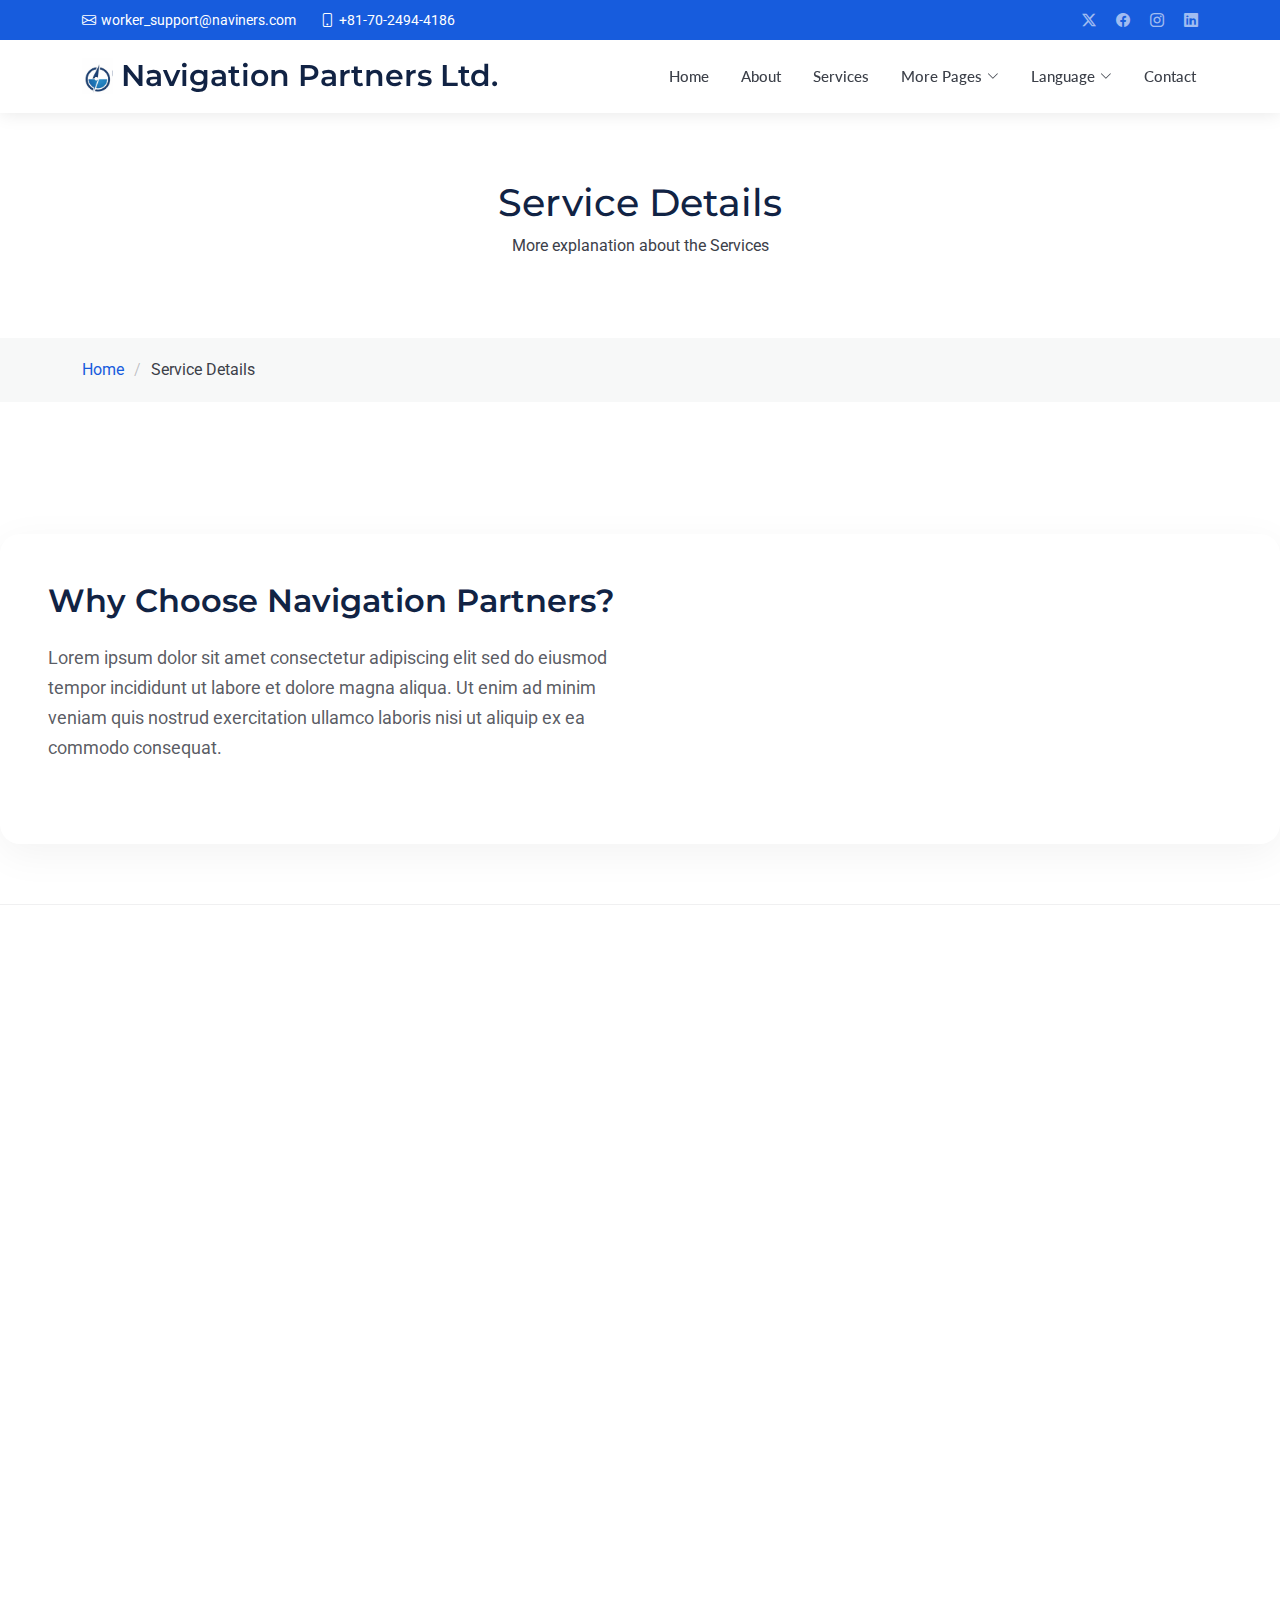
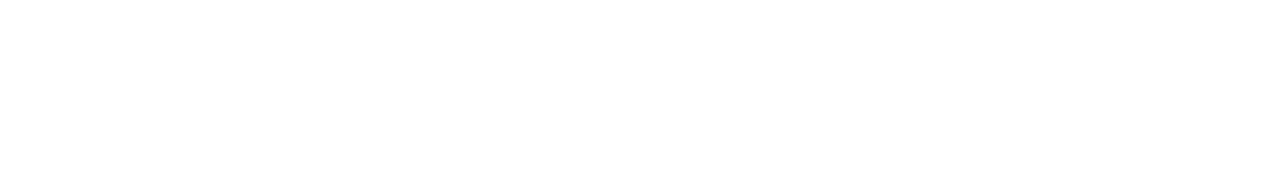
<file: service-details.html>
<!DOCTYPE html>
<html lang="en">

<head>
  <meta charset="utf-8">
  <meta content="width=device-width, initial-scale=1.0" name="viewport">
  <title>Service Details - Navigation Partners Ltd</title>
  <meta name="description" content="">
  <meta name="keywords" content="">

  <!-- Favicons -->
  <link href="assets/img/navpart-logo-2.jpg" rel="icon">
  <link href="assets/img/navpart-logo-2.jpg" rel="apple-touch-icon">

  <!-- Fonts -->
  <link href="https://fonts.googleapis.com" rel="preconnect">
  <link href="https://fonts.gstatic.com" rel="preconnect" crossorigin>
  <link
    href="https://fonts.googleapis.com/css2?family=Roboto:ital,wght@0,100;0,300;0,400;0,500;0,700;0,900;1,100;1,300;1,400;1,500;1,700;1,900&family=Montserrat:ital,wght@0,100;0,200;0,300;0,400;0,500;0,600;0,700;0,800;0,900;1,100;1,200;1,300;1,400;1,500;1,600;1,700;1,800;1,900&family=Lato:ital,wght@0,100;0,300;0,400;0,700;0,900;1,100;1,300;1,400;1,700;1,900&display=swap"
    rel="stylesheet">

  <!-- Vendor CSS Files -->
  <link href="assets/vendor/bootstrap/css/bootstrap.min.css" rel="stylesheet">
  <link href="assets/vendor/bootstrap-icons/bootstrap-icons.css" rel="stylesheet">
  <link href="assets/vendor/aos/aos.css" rel="stylesheet">
  <link href="assets/vendor/glightbox/css/glightbox.min.css" rel="stylesheet">
  <link href="assets/vendor/fontawesome-free/css/all.min.css" rel="stylesheet">
  <link href="assets/vendor/swiper/swiper-bundle.min.css" rel="stylesheet">

  <!-- Main CSS File -->
  <link href="assets/css/main.css" rel="stylesheet">

  <!-- =======================================================
  * Template Name: Clinic
  * Template URL: https://bootstrapmade.com/clinic-bootstrap-template/
  * Updated: Jul 23 2025 with Bootstrap v5.3.7
  * Author: BootstrapMade.com
  * License: https://bootstrapmade.com/license/
  ======================================================== -->
</head>

<body class="service-details-page">

  <header id="header" class="header fixed-top">

    <div class="topbar d-flex align-items-center dark-background">
      <div class="container d-flex justify-content-center justify-content-md-between">
        <div class="contact-info d-flex align-items-center">
          <i class="bi bi-envelope d-flex align-items-center"><a
              href="mailto:worker_support@naviners.com">worker_support@naviners.com</a></i>
          <i class="bi bi-phone d-flex align-items-center ms-4"><span>+81-70-2494-4186</span></i>
        </div>
        <div class="social-links d-none d-md-flex align-items-center">
          <a href="#!" class="twitter"><i class="bi bi-twitter-x"></i></a>
         <a href="https://www.facebook.com/naviner.japan" class="facebook"><i class="bi bi-facebook"></i></a>
          <a href="#!" class="instagram"><i class="bi bi-instagram"></i></a>
          <a href="#!" class="linkedin"><i class="bi bi-linkedin"></i></a>
        </div>
      </div>
    </div><!-- End Top Bar -->

    <div class="branding d-flex align-items-cente">

      <div class="container position-relative d-flex align-items-center justify-content-between">
        <a href="index.html" class="logo d-flex align-items-center">
          <!-- Uncomment the line below if you also wish to use an image logo -->
          <img src="assets/img/navpart-logo-2.jpg" alt="">
          <h1 class="sitename">Navigation Partners Ltd.</h1>
        </a>

        <nav id="navmenu" class="navmenu">
          <ul>
            <li><a href="index.html">Home</a></li>
            <li><a href="about.html">About</a></li>
            <!-- <li><a href="departments.html">Departments</a></li> -->
            <li><a href="services.html">Services</a></li>
            <!-- <li><a href="doctors.html">Doctors</a></li> -->
            <li class="dropdown"><a href="#"><span>More Pages</span> <i
                  class="bi bi-chevron-down toggle-dropdown"></i></a>
              <ul>
                <!-- <li><a href="department-details.html">Department Details</a></li> -->
                <li><a href="service-details.html" class="active">Service Details</a></li>
                <li><a href="appointment.html">Appointment</a></li>
                <li><a href="testimonials.html">Testimonials</a></li>
                <li><a href="faq.html">Frequently Asked Questions</a></li>
                <li><a href="gallery.html">Gallery</a></li>
                <li><a href="terms.html">Terms</a></li>
                <li><a href="privacy.html">Privacy</a></li>
                <li><a href="404.html">404</a></li>
              </ul>
            </li>
             <li class="dropdown"><a href="#"><span>Language</span> <i class="bi bi-chevron-down toggle-dropdown"></i></a>
              <ul>
                <li><a href="#">Japanese</a></li>
                <li><a href="#">English</a></li>
                <li><a href="#">Vietnam</a></li>
                <li><a href="#">Myanmar</a></li>
              </ul>
            </li>
            <li><a href="contact.html">Contact</a></li>
          </ul>
          <i class="mobile-nav-toggle d-xl-none bi bi-list"></i>
        </nav>

      </div>

    </div>

  </header>

  <main class="main">

    <!-- Page Title -->
    <div class="page-title">
      <div class="heading">
        <div class="container">
          <div class="row d-flex justify-content-center text-center">
            <div class="col-lg-8">
              <h1 class="heading-title">Service Details</h1>
              <p class="mb-0">
                More explanation about the Services
              </p>
            </div>
          </div>
        </div>
      </div>
      <nav class="breadcrumbs">
        <div class="container">
          <ol>
            <li><a href="index.html">Home</a></li>
            <li class="current">Service Details</li>
          </ol>
        </div>
      </nav>
    </div><!-- End Page Title -->

    <!-- Service Details 2 Section -->
    <section id="service-details-2" class="service-details-2 section">

      <div class="container" data-aos="fade-up" data-aos-delay="100">

        <!-- <div class="row">

          <div class="col-lg-8 mx-auto text-center mb-5" data-aos="fade-up" data-aos-delay="150">
            <div class="service-header">
              <div class="service-category">
                <span>Advanced Neurology</span>
              </div>
              <h2>Comprehensive Neurological Care Services</h2>
              <p class="lead">Expert diagnosis and treatment for complex neurological conditions using state-of-the-art
                technology</p>
            </div>
          </div>

        </div>

        <div class="row gy-4 align-items-center">

          <div class="col-lg-5" data-aos="fade-right" data-aos-delay="200">
            <div class="service-details">

              <div class="detail-item">
                <div class="icon-wrapper">
                  <i class="bi bi-activity"></i>
                </div>
                <div class="content">
                  <h4>Neurological Assessment</h4>
                  <p>Sed ut perspiciatis unde omnis iste natus error sit voluptatem accusantium doloremque laudantium
                    totam rem aperiam.</p>
                </div>
              </div>

              <div class="detail-item">
                <div class="icon-wrapper">
                  <i class="bi bi-diagram-2"></i>
                </div>
                <div class="content">
                  <h4>Brain Imaging &amp; Diagnosis</h4>
                  <p>At vero eos et accusamus et iusto odio dignissimos ducimus qui blanditiis praesentium voluptatum
                    deleniti.</p>
                </div>
              </div>

              <div class="detail-item">
                <div class="icon-wrapper">
                  <i class="bi bi-prescription2"></i>
                </div>
                <div class="content">
                  <h4>Treatment Planning</h4>
                  <p>Excepteur sint occaecat cupidatat non proident sunt in culpa qui officia deserunt mollit anim
                    laborum.</p>
                </div>
              </div>

            </div>
          </div>

          <div class="col-lg-7" data-aos="fade-left" data-aos-delay="300">
            <div class="service-visual">
              <img src="assets/img/health/neurology-2.webp" alt="Neurology Services" class="img-fluid">
              <div class="visual-overlay">
                <div class="stats-card">
                  <div class="stat">
                    <span class="number">95%</span>
                    <span class="label">Success Rate</span>
                  </div>
                  <div class="stat">
                    <span class="number">24/7</span>
                    <span class="label">Emergency Care</span>
                  </div>
                </div>
              </div>
            </div>
          </div> -->

        </div>

        <div class="row gy-4 mt-5">

          <div class="col-12" data-aos="fade-up" data-aos-delay="100">
            <div class="service-overview">
              <div class="row align-items-center">

                <div class="col-lg-6">
                  <h3>Why Choose Navigation Partners?</h3>
                  <p>Lorem ipsum dolor sit amet consectetur adipiscing elit sed do eiusmod tempor incididunt ut labore
                    et dolore magna aliqua. Ut enim ad minim veniam quis nostrud exercitation ullamco laboris nisi ut
                    aliquip ex ea commodo consequat.</p>

                  <!-- <div class="features-grid">
                    <div class="feature">
                      <i class="bi bi-award"></i>
                      <span>Board Certified Specialists</span>
                    </div>
                    <div class="feature">
                      <i class="bi bi-clock-history"></i>
                      <span>Same Day Appointments</span>
                    </div>
                    <div class="feature">
                      <i class="bi bi-shield-plus"></i>
                      <span>Advanced Treatment Options</span>
                    </div>
                    <div class="feature">
                      <i class="bi bi-heart-pulse"></i>
                      <span>Patient-Centered Care</span>
                    </div>
                  </div> -->
                </div>

                <!-- <div class="col-lg-6">
                  <div class="treatment-areas">
                    <h4>Conditions We Treat</h4>
                    <div class="condition-tags">
                      <span class="tag">Stroke Recovery</span>
                      <span class="tag">Epilepsy Management</span>
                      <span class="tag">Memory Disorders</span>
                      <span class="tag">Headache Disorders</span>
                      <span class="tag">Movement Disorders</span>
                      <span class="tag">Peripheral Neuropathy</span>
                      <span class="tag">Multiple Sclerosis</span>
                      <span class="tag">Parkinson's Disease</span>
                    </div>
                  </div>
                </div> -->

              </div>
            </div>
          </div>

        </div>

        <!-- <div class="row gy-4 mt-5">

          <div class="col-lg-4" data-aos="zoom-in" data-aos-delay="100">
            <div class="action-card primary">
              <div class="card-header">
                <i class="bi bi-calendar-check"></i>
                <h4>Schedule Consultation</h4>
              </div>
              <p>Book your neurological evaluation with our expert team</p>
              <div class="card-footer">
                <a href="#!" class="btn-action">Book Now</a>
                <span class="availability">Next available: Tomorrow</span>
              </div>
            </div>
          </div>

          <div class="col-lg-4" data-aos="zoom-in" data-aos-delay="200">
            <div class="action-card secondary">
              <div class="card-header">
                <i class="bi bi-telephone"></i>
                <h4>Emergency Consultation</h4>
              </div>
              <p>24/7 neurological emergency support and rapid response</p>
              <div class="card-footer">
                <a href="tel:+15551234567" class="btn-action">Call Now</a>
                <span class="availability">+1 (555) 123-4567</span>
              </div>
            </div>
          </div>

          <div class="col-lg-4" data-aos="zoom-in" data-aos-delay="300">
            <div class="action-card tertiary">
              <div class="card-header">
                <i class="bi bi-file-text"></i>
                <h4>Get Second Opinion</h4>
              </div>
              <p>Expert review of existing diagnoses and treatment plans</p>
              <div class="card-footer">
                <a href="#!" class="btn-action">Request Review</a>
                <span class="availability">Response within 48h</span>
              </div>
            </div>
          </div>

        </div> -->

      </div>

    </section><!-- /Service Details 2 Section -->

  </main>

  <footer id="footer" class="footer-16 footer position-relative">

    <div class="container">

      <div class="footer-main" data-aos="fade-up" data-aos-delay="100">
        <div class="row align-items-start">

          <div class="col-lg-5">
            <div class="brand-section">
              <a href="index.html" class="logo d-flex align-items-center mb-4">
                <span class="sitename">Navigation Partners Ltd.</span>
              </a>
              <p class="brand-description">Crafting exceptional digital experiences through thoughtful design and
                innovative solutions that elevate your brand presence.</p>

              <div class="contact-info mt-5">
                <div class="contact-item">
                  <i class="bi bi-geo-alt"></i>
                  <span>ING Building II 401, 8-10 Toyodamachi, Nakatsu City, Oita, Japan</span>
                </div>
                <div class="contact-item">
                  <i class="bi bi-telephone"></i>
                  <span>+81-70-2494-4186</span>
                </div>
                <div class="contact-item">
                  <i class="bi bi-envelope"></i>
                  <span>worker_support@naviners.com</span>
                </div>
              </div>
            </div>
          </div>

          <div class="col-lg-7">
            <div class="footer-nav-wrapper">
              <div class="row">

                <div class="col-6 col-lg-3">
                  <div class="nav-column">
                    <h6>Map Location:</h6>
                    <nav class="footer-nav">
                      <iframe src="https://www.google.com/maps/embed?pb=!1m18!1m12!1m3!1d3323.23510719042!2d131.18434274836545!3d33.59920380477677!2m3!1f0!2f0!3f0!3m2!1i1024!2i768!4f13.1!3m3!1m2!1s0x3543fa086a492899%3A0xae0c035e948dcb61!2s10%20Toyodamachi%2C%20Nakatsu%2C%20Oita%20871-0058%2C%20Japan!5e0!3m2!1sen!2sph!4v1770692267560!5m2!1sen!2sph" width="600" height="450" style="border:0;" allowfullscreen="" loading="lazy" referrerpolicy="no-referrer-when-downgrade"></iframe>
                     </nav>
                  </div>
                </div>



                <!-- <div class="col-6 col-lg-3">
                  <div class="nav-column">
                    <h6>Services</h6>
                    <nav class="footer-nav">
                      <a href="#!">Brand Identity</a>
                      <a href="#!">Web Design</a>
                      <a href="#!">Mobile Apps</a>
                      <a href="#!">Digital Strategy</a>
                      <a href="#!">Consultation</a>
                    </nav>
                  </div>
                </div> -->

                <!-- <div class="col-6 col-lg-3">
                  <div class="nav-column">
                    <h6>Resources</h6>
                    <nav class="footer-nav">
                      <a href="#!">Design Blog</a>
                      <a href="#!">Style Guide</a>
                      <a href="#!">Free Assets</a>
                      <a href="#!">Tutorials</a>
                      <a href="#!">Inspiration</a>
                    </nav>
                  </div>
                </div> -->

                <!-- <div class="col-6 col-lg-3">
                  <div class="nav-column">
                    <h6>Connect</h6>
                    <nav class="footer-nav">
                      <a href="#!">Start Project</a>
                      <a href="#!">Schedule Call</a>
                      <a href="#!">Join Newsletter</a>
                      <a href="#!">Follow Updates</a>
                      <a href="#!">Partnership</a>
                    </nav>
                  </div>
                </div> -->

              </div>
            </div>
          </div>

        </div>
      </div>

    </div>

    <div class="footer-bottom">
      <div class="container">
        <div class="bottom-content" data-aos="fade-up" data-aos-delay="300">
          <div class="row align-items-center">

            <div class="col-lg-6">
              <div class="copyright">
                <p>© <span class="sitename">Navigation Partners Ltd.</span>. All rights reserved.</p>
              </div>
            </div>

            <div class="col-lg-6">
              <div class="legal-links">
                <a href="#!">Privacy Policy</a>
                <a href="#!">Terms of Service</a>
                <a href="#!">Cookie Policy</a>
                <div class="credits">
                  <!-- All the links in the footer should remain intact. -->
                  <!-- You can delete the links only if you've purchased the pro version. -->
                  <!-- Licensing information: https://bootstrapmade.com/license/ -->
                  <!-- Purchase the pro version with working PHP/AJAX contact form: [buy-url] -->
                  <!-- Designed by <a href="https://bootstrapmade.com/">BootstrapMade</a>. Distributed by <a href="https://themewagon.com" target="_blank">ThemeWagon</a> -->
                </div>
              </div>
            </div>

          </div>
        </div>
      </div>
    </div>

  </footer>

  <!-- Scroll Top -->
  <a href="#!" id="scroll-top" class="scroll-top d-flex align-items-center justify-content-center"><i
      class="bi bi-arrow-up-short"></i></a>

  <!-- Preloader -->
  <div id="preloader"></div>

  <!-- Vendor JS Files -->
  <script src="assets/vendor/bootstrap/js/bootstrap.bundle.min.js"></script>
  <script src="assets/vendor/php-email-form/validate.js"></script>
  <script src="assets/vendor/aos/aos.js"></script>
  <script src="assets/vendor/glightbox/js/glightbox.min.js"></script>
  <script src="assets/vendor/purecounter/purecounter_vanilla.js"></script>
  <script src="assets/vendor/swiper/swiper-bundle.min.js"></script>

  <!-- Main JS File -->
  <script src="assets/js/main.js"></script>

</body>

</html>
</file>
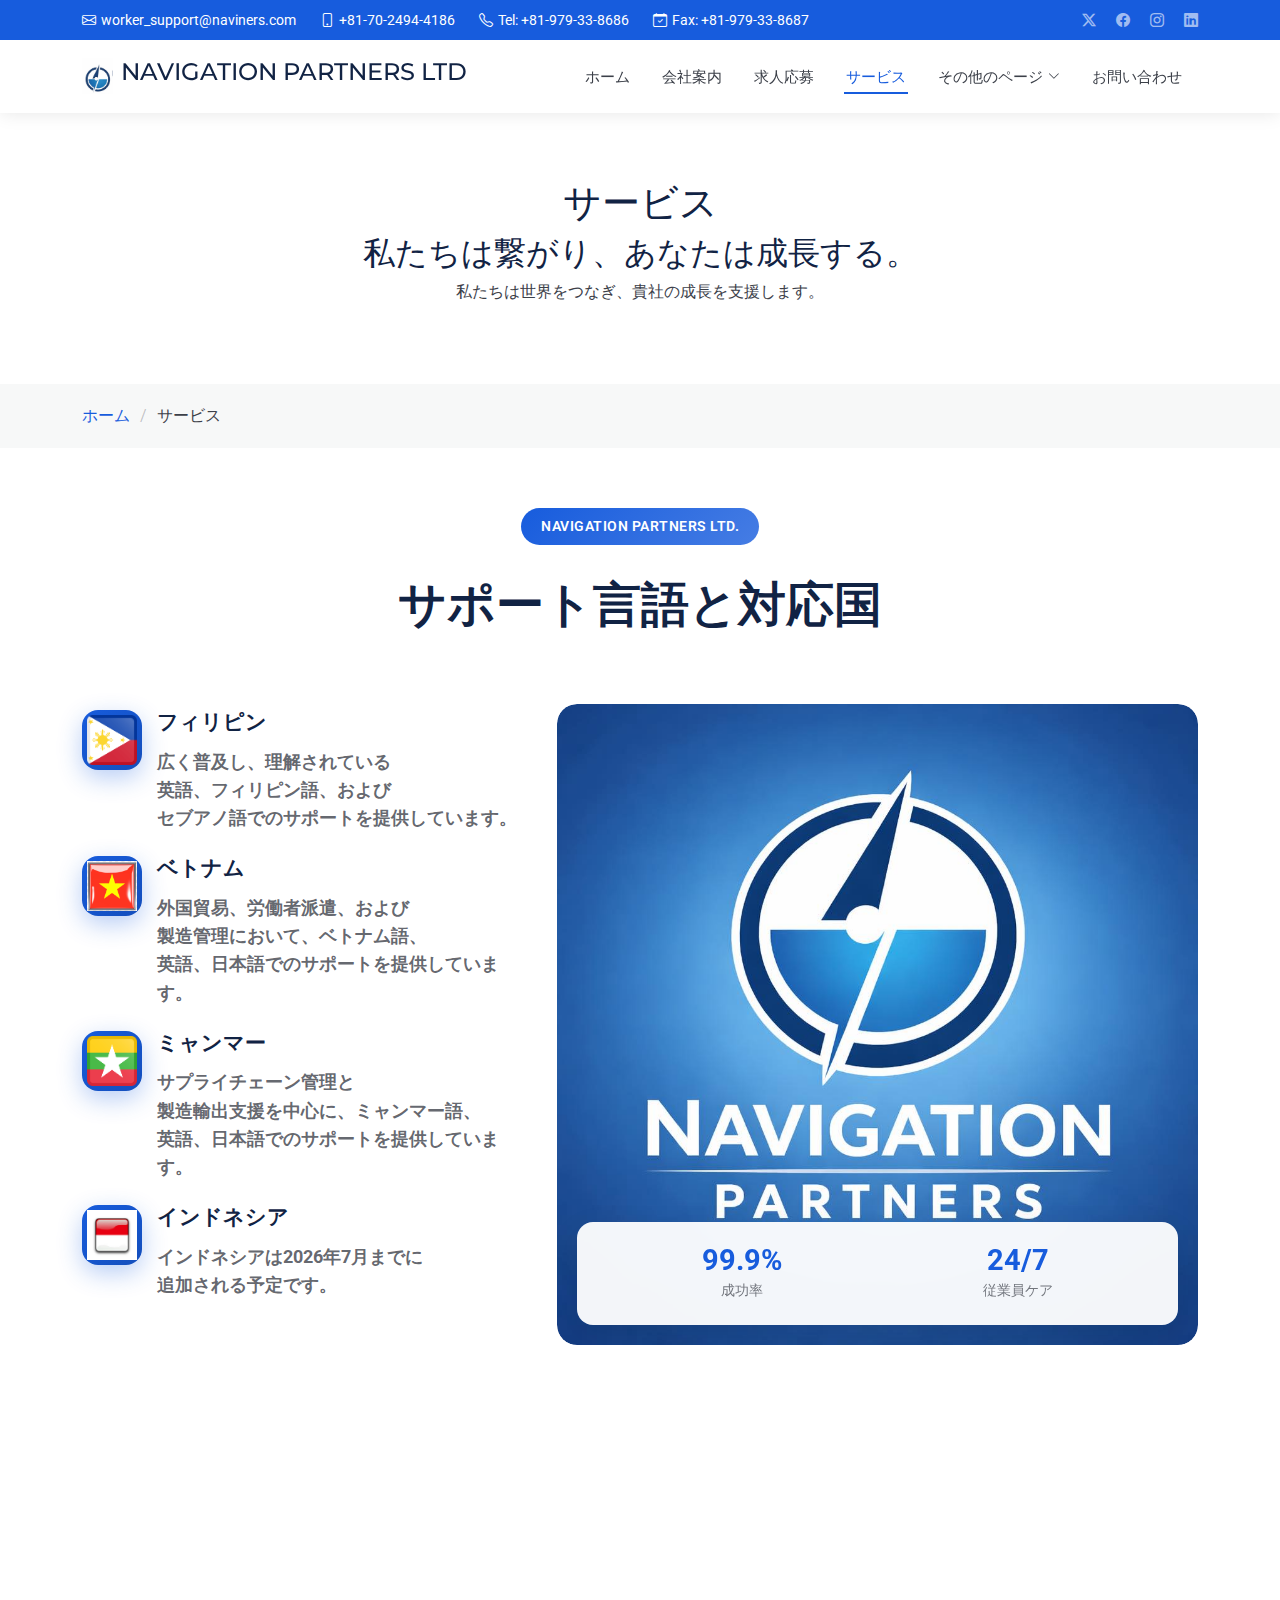
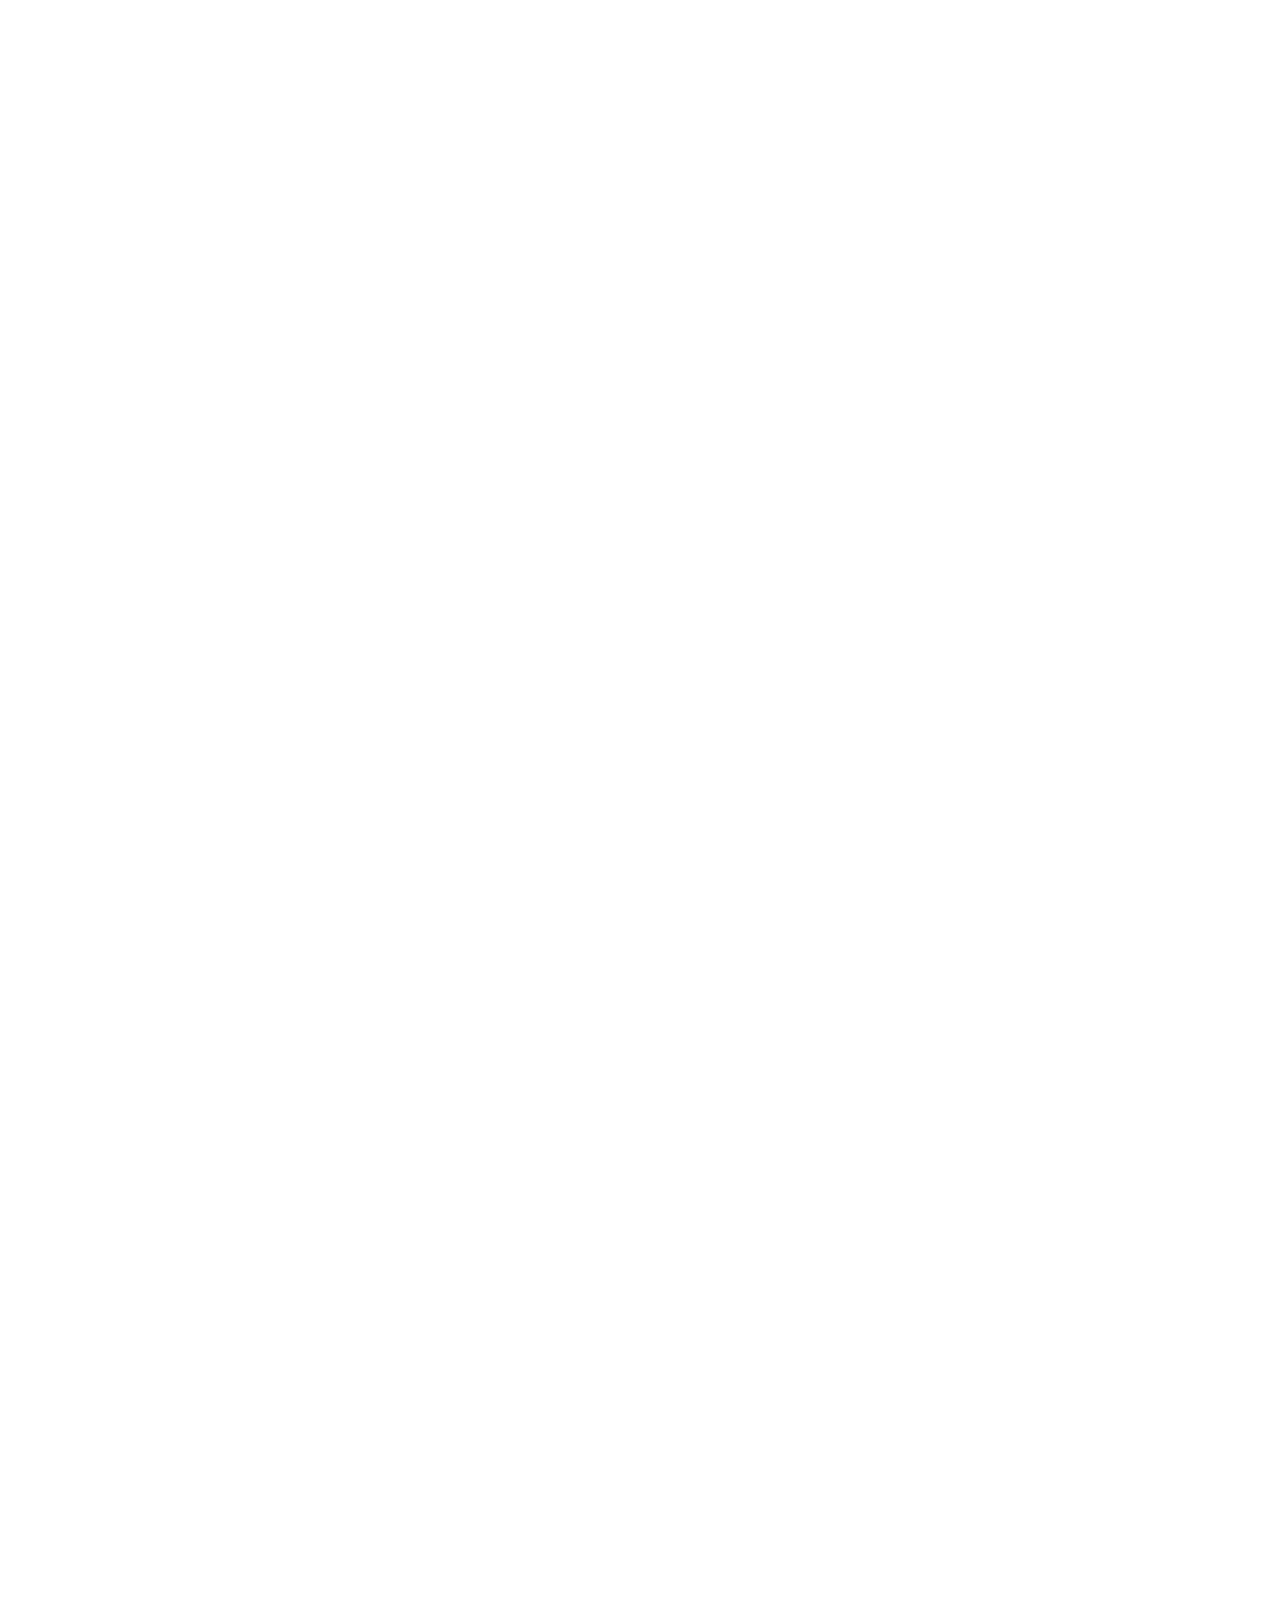
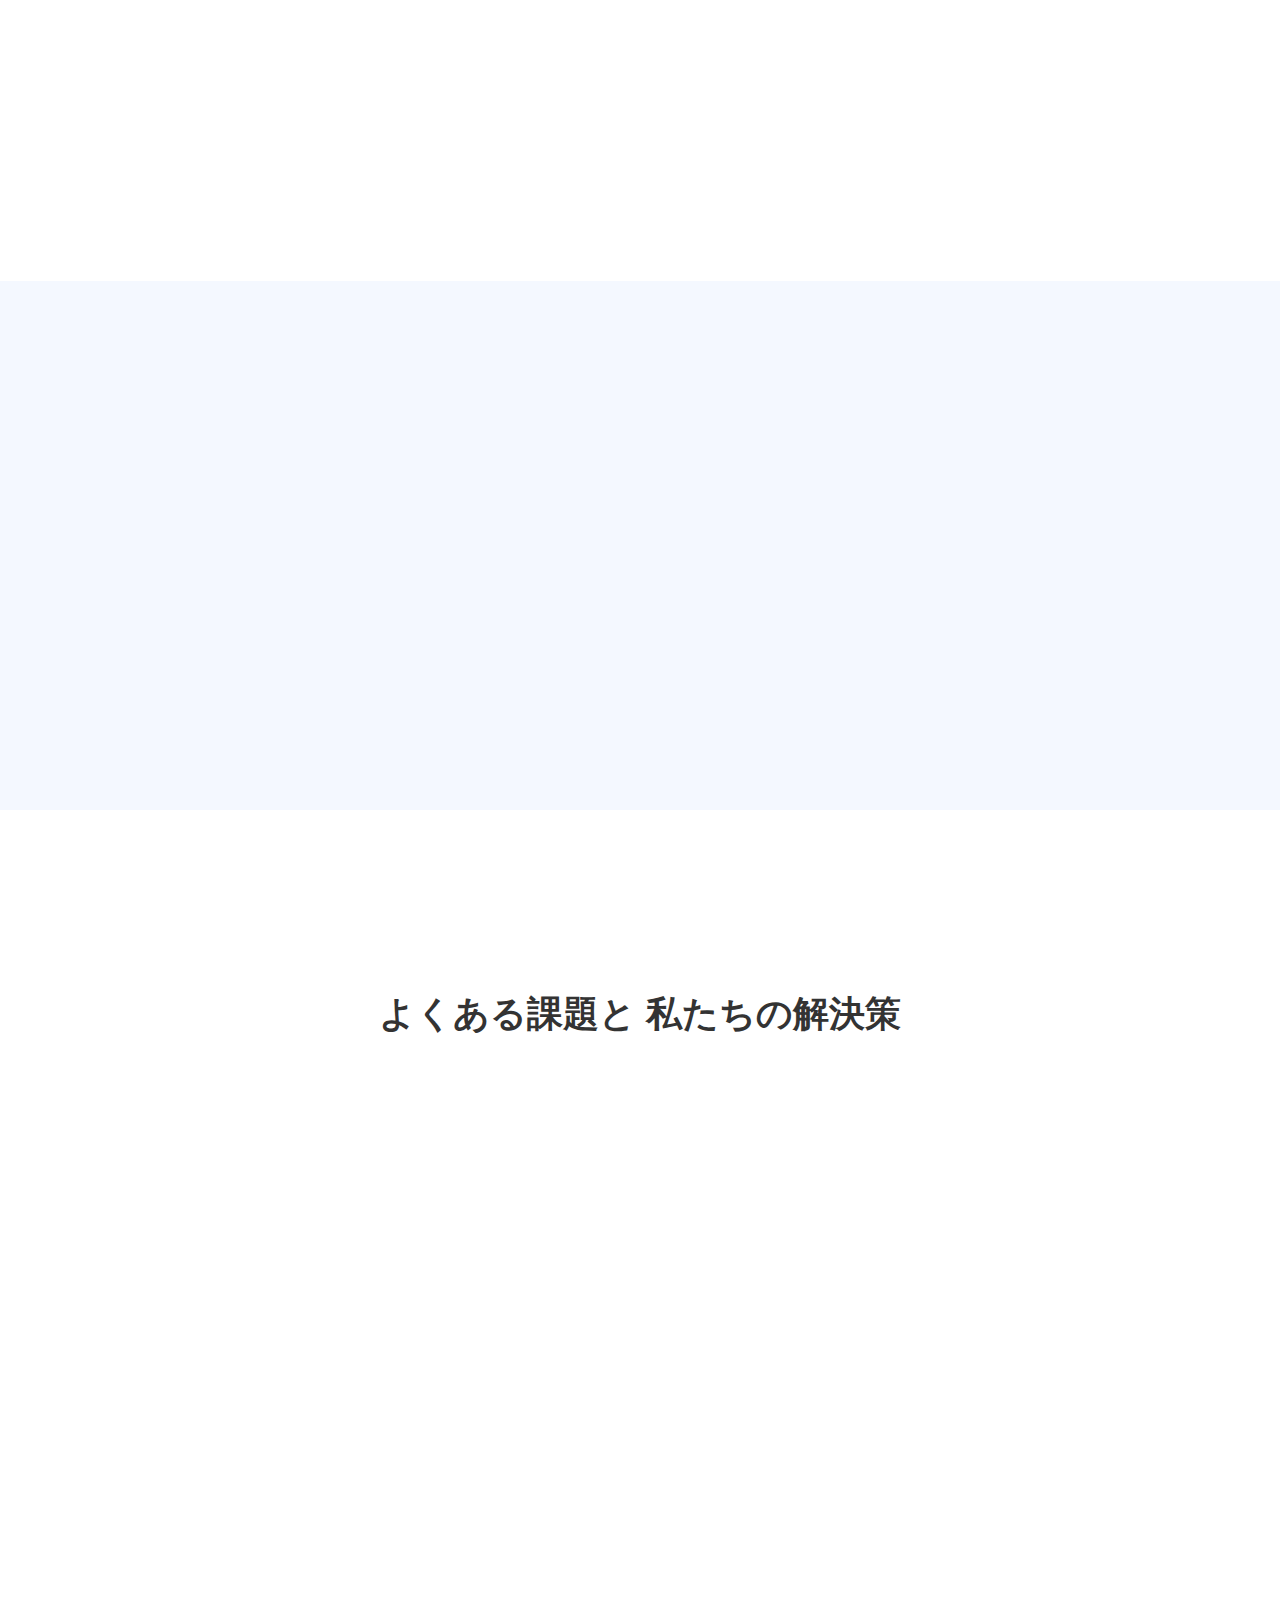
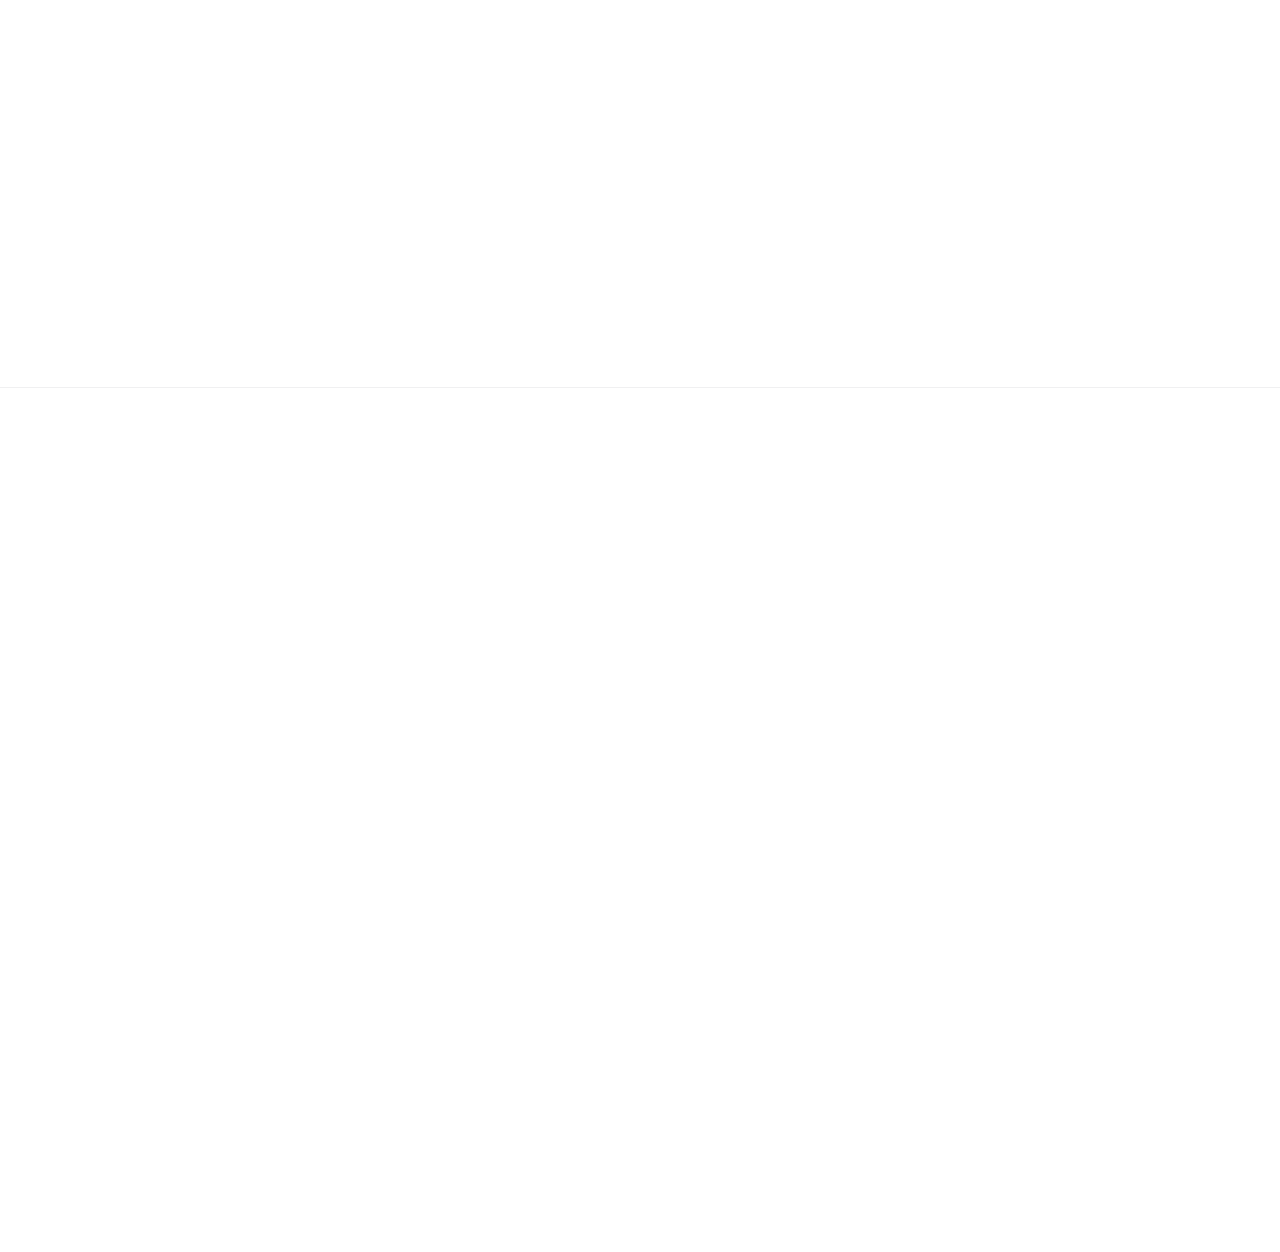
<file: services.html>
<!DOCTYPE html>
<html lang="ja">

<head>
  <meta charset="utf-8">
  <meta content="width=device-width, initial-scale=1.0" name="viewport">
  <title translate="no">Services-Navigation Partners Ltd</title>
  <meta name="description" content="">
  <meta name="keywords" content="">

  <!-- Favicons -->
  <link href="assets/img/navpart-logo-2.jpg" rel="icon">
  <link href="assets/img/navpart-logo-2.jpg" rel="apple-touch-icon">

  <!-- Fonts -->
  <link href="https://fonts.googleapis.com" rel="preconnect">
  <link href="https://fonts.gstatic.com" rel="preconnect" crossorigin>
  <link
    href="https://fonts.googleapis.com/css2?family=Roboto:ital,wght@0,100;0,300;0,400;0,500;0,700;0,900;1,100;1,300;1,400;1,500;1,700;1,900&family=Montserrat:ital,wght@0,100;0,200;0,300;0,400;0,500;0,600;0,700;0,800;0,900;1,100;1,200;1,300;1,400;1,500;1,600;1,700;1,800;1,900&family=Lato:ital,wght@0,100;0,300;0,400;0,700;0,900;1,100;1,300;1,400;1,700;1,900&display=swap"
    rel="stylesheet">

  <!-- Vendor CSS Files -->
  <link href="assets/vendor/bootstrap/css/bootstrap.min.css" rel="stylesheet">
  <link href="assets/vendor/bootstrap-icons/bootstrap-icons.css" rel="stylesheet">
  <link href="assets/vendor/aos/aos.css" rel="stylesheet">
  <link href="assets/vendor/glightbox/css/glightbox.min.css" rel="stylesheet">
  <link href="assets/vendor/fontawesome-free/css/all.min.css" rel="stylesheet">
  <link href="assets/vendor/swiper/swiper-bundle.min.css" rel="stylesheet">

  <!-- Main CSS File -->
  <link href="assets/css/main.css" rel="stylesheet">

</head>

<body class="services-page">

  <header id="header" class="header fixed-top">

    <div class="topbar d-flex align-items-center dark-background">
      <div class="container d-flex justify-content-center justify-content-md-between">
        <div class="contact-info d-flex align-items-center">
          <i class="bi bi-envelope d-flex align-items-center"><a
             href="mailto:worker_support@naviners.com">worker_support@naviners.com</a></i>
          <i class="bi bi-phone d-flex align-items-center ms-4"><span>+81-70-2494-4186</span></i>
          <i class="bi bi-telephone d-flex align-items-center ms-4"><span>Tel: +81-979-33-8686</span></i>
          <i class="bi bi-calendar-check d-flex align-items-center ms-4"><span>Fax: +81-979-33-8687</span></i>
        </div>
        <div class="social-links d-none d-md-flex align-items-center">
          <a href="#!" class="twitter"><i class="bi bi-twitter-x"></i></a>
         <a href="https://www.facebook.com/naviner.japan" class="facebook"><i class="bi bi-facebook"></i></a>
          <a href="#!" class="instagram"><i class="bi bi-instagram"></i></a>
          <a href="#!" class="linkedin"><i class="bi bi-linkedin"></i></a>
        </div>
      </div>
    </div><!-- End Top Bar -->

    <div class="branding d-flex align-items-cente">

      <div class="container position-relative d-flex align-items-center justify-content-between">
        <a href="index.html" class="logo d-flex align-items-center">
          <!-- Uncomment the line below if you also wish to use an image logo -->
          <img src="assets/img/navpart-logo-2.jpg" alt="">
          <h4 class="sitename" translate="no">NAVIGATION PARTNERS LTD</h4>
        </a>

        <nav id="navmenu" class="navmenu">
          <ul>
            <!-- Home -->
            <li><a href="index.html" >ホーム</a></li>
              <!-- About Us -->
              <li><a href="about.html" >会社案内</a></li>
              <!-- Job application -->
              <li><a href="departments.html">
                    <span style="display:none;">Employment Registration</span>求人応募
                  </a></li>
              <!-- Services -->
              <li><a href="services.html" class="active">サービス</a></li>
                  <!-- More Pages -->
              <li class="dropdown"><a href="#"><span>その他のページ</span> <i class="bi bi-chevron-down toggle-dropdown"></i></a>
            <ul>
              <li><a href="appointment.html">
                    <span style="display:none;">Schedule a Consultation</span>予約
                  </a></li>
      
              <li><a href="faq.html">よくあるご質問</a></li>
      
              <li><a href="gallery.html">ギャラリー</a></li>
      
              <li><a href="terms.html">
                    <span style="display:none;">Terms and Conditions</span>利用規約
                  </a></li>
      
              <li><a href="privacy.html">
                    <span style="display:none;">Data Privacy Policy</span>プライバシー
                  </a></li>
              </ul>
              </li>
              <!--Contact Us-->
              <li><a href="contact.html">お問い合わせ</a></li>
          <!-- </ul>
             <li> -->
              <!--Language Translator-->
         <div class="gtranslate_wrapper"></div>
<script>
  window.gtranslateSettings = {
    "default_language": "ja",
    "native_language_names": true,
    "detect_browser_language": false, 
    "languages": ["ja", "en", "my", "vi", "id"],
    "wrapper_selector": ".gtranslate_wrapper",
    "select_language_label": "Select Language"
  }
</script>
<script src="https://cdn.gtranslate.net/widgets/latest/dropdown.js" defer></script>


<script>
(function() {
    const STORAGE_KEY = 'userLanguage';

    function applySavedLanguage() {
        const savedLang = localStorage.getItem(STORAGE_KEY);
        // Ensure we don't loop if already in English
        if (!savedLang || savedLang === 'ja') return;

        const select = document.querySelector('.gt_selector');
        
        if (select && typeof doGTranslate === 'function') {
            if (select.value !== savedLang) {
                // Professional approach: change the value and trigger the global function
                select.value = savedLang;
                doGTranslate('ja|' + savedLang);
                console.log("Context updated to: " + savedLang);
            }
        }
    }

    // Capture user selection
    document.addEventListener('change', function(e) {
        if (e.target && e.target.classList.contains('gt_selector')) {
            const selectedLang = e.target.value.split('|')[1] || e.target.value;
            localStorage.setItem(STORAGE_KEY, selectedLang);
        }
    });

    // Check for initialization with a cleaner exit
    let attempts = 0;
    const checkWidget = setInterval(() => {
        const select = document.querySelector('.gt_selector');
        if (select && typeof doGTranslate === 'function') {
            applySavedLanguage();
            clearInterval(checkWidget); // Stop once found and applied
        }
        if (attempts++ > 30) clearInterval(checkWidget);
    }, 200);
})();
</script>

            </li>
          </ul>
          <i class="mobile-nav-toggle d-xl-none bi bi-list"></i>
        </nav>

      </div>

    </div>


  </header>

  <main class="main">

    <!-- Page Title -->
    <div class="page-title">
      <div class="heading">
        <div class="container">
          <div class="row d-flex justify-content-center text-center">
            <div class="col-lg-8">
              <h1 class="heading-title">サービス</h1>
               <h2>私たちは繋がり、あなたは成長する。</h2>
              <p class="mb-0">
               私たちは世界をつなぎ、貴社の成長を支援します。
              </p>
            </div>
          </div>
        </div>
      </div>
      <nav class="breadcrumbs">
        <div class="container">
          <ol>
            <li><a href="index.html">ホーム</a></li>
            <li class="current">サービス</li>
          </ol>
        </div>
      </nav>
    </div><!-- End Page Title -->

    <!-- service 1 -->
  <section id="service-details-2" class="service-details-2 section">

      <div class="container" data-aos="fade-up" data-aos-delay="100">

        <div class="row">

          <div class="col-lg-8 mx-auto text-center mb-5" data-aos="fade-up" data-aos-delay="150">
            <div class="service-header">
              <div class="service-category">
                <span>Navigation Partners Ltd.</span>
              </div>
              <h2>サポート言語と対応国</h2>
              <!-- <p class="lead">Expert diagnosis and treatment for complex neurological conditions using state-of-the-art
                technology</p> -->
            </div>
          </div>

        </div>

        <div class="row gy-4 align-items-center">

  <div class="col-lg-5" data-aos="fade-right" data-aos-delay="200">
    <div class="service-details" style="font-weight: bold; font-size: 1.1rem;">

      <div class="detail-item" style="margin-bottom: 1.5rem; display: flex; align-items: start; gap: 15px;">
        <div class="icon-wrapper">
           <img src="assets/img/ph-flag.png" width="50" height="50" alt="Philippines Flag">
        </div>
        <div class="content">
          <h4 style="font-weight: bold;">フィリピン</h4>
          <p style="line-height: 1.6;">
            <span style="display: inline-block;">広く普及し、理解されている</span>
            <span style="display: inline-block;">英語、フィリピン語、および</span>
            <span style="display: inline-block;">セブアノ語でのサポートを提供しています。</span>
          </p>
        </div>
      </div>

      <div class="detail-item" style="margin-bottom: 1.5rem; display: flex; align-items: start; gap: 15px;">
        <div class="icon-wrapper">
          <img src="assets/img/viet-flag.png" width="50" height="50" alt="Vietnam Flag">
        </div>
        <div class="content">
          <h4 style="font-weight: bold;">ベトナム</h4>
          <p style="line-height: 1.6;">
            <span style="display: inline-block;">外国貿易、労働者派遣、および</span>
            <span style="display: inline-block;">製造管理において、ベトナム語、</span>
            <span style="display: inline-block;">英語、日本語でのサポートを提供しています。</span>
          </p>
        </div>
      </div>

      <div class="detail-item" style="margin-bottom: 1.5rem; display: flex; align-items: start; gap: 15px;">
        <div class="icon-wrapper">
          <img src="assets/img/myanmar-flag.png" width="50" height="50" alt="Myanmar Flag">
        </div>
        <div class="content">
          <h4 style="font-weight: bold;">ミャンマー</h4>
          <p style="line-height: 1.6;">
            <span style="display: inline-block;">サプライチェーン管理と</span>
            <span style="display: inline-block;">製造輸出支援を中心に、ミャンマー語、</span>
            <span style="display: inline-block;">英語、日本語でのサポートを提供しています。</span>
          </p>
        </div>
      </div>

      <div class="detail-item" style="display: flex; align-items: start; gap: 15px;">
        <div class="icon-wrapper">
          <img src="assets/img/indonesia-flag.jpg" width="50" height="50" alt="Indonesia Flag">
        </div>
        <div class="content">
          <h4 style="font-weight: bold;">インドネシア</h4>
          <p style="line-height: 1.6;">
            <span style="display: inline-block;">インドネシアは2026年7月までに</span>
            <span style="display: inline-block;">追加される予定です。</span>
          </p>
        </div>
      </div>

      

    </div>
  </div>

  <div class="col-lg-7" data-aos="fade-left" data-aos-delay="300">
            <div class="service-visual">
              <img src="assets/img/navpart-banner-2.jpg" alt="Navigation Partners LTD" class="img-fluid">
              <div class="visual-overlay">
                <div class="stats-card">
                  <div class="stat">
                    <span class="number">99.9%</span>
                    <span class="label">成功率</span>
                  </div>
                  <div class="stat">
                    <span class="number" translate="no">24/7</span>
                    <span class="label">従業員ケア</span>
                  </div>
                </div>
              </div>
            </div>
          </div>

</div>

          

        </div>

        <!-- Featured Services Section -->
    <section id="featured-services" class="featured-services section">

      <!-- Section Title -->
      <div class="container section-title" data-aos="fade-up">
        <h2>支援対象産業 - 特定技能労働者</h2>
        <p>私たちは、産業の未来を支える人材を紹介します。 </p>
      </div><!-- End Section Title -->

      <div class="container" data-aos="fade-up" data-aos-delay="100">

        <div class="row g-0">

          <div class="col-lg-8" data-aos="fade-right" data-aos-delay="200">
            <div class="featured-service-main">
              <div class="service-image-wrapper">
                <img src="assets/img/ssw.png" alt="Specified Skilled Workers" class="img-fluid"
                  loading="lazy">
                <!-- <div class="service-overlay">
                  <div class="service-badge">
                    <i class="bi bi-heart-pulse"></i>
                    <span>Contact Us</span>
                  </div>
                </div> -->
              </div>
              <div class="service-details">
                <h2>登録支援組織サービス</h2>
                
              </div>
            </div>
          </div>
<!-- kilid sa SSW-->
          <div class="col-lg-4" data-aos="fade-left" data-aos-delay="300">
            <div class="services-sidebar">

              <div class="service-item" data-aos="fade-up" data-aos-delay="400">
                <div class="service-icon-wrapper">
                  <!-- <i class="bi bi-capsule"></i> -->
                </div>
                <div class="service-info">
                  <h4 style="font-weight: bold; font-size: larger;">専門技能労働者</h4>
                  <!-- <p>Just click the link below.</p> -->
                <h5>工業製造</h5>
                <h5>介護</h5>
                <h5>農業</h5>
                <h5>飲食業</h5>
                <h5>造船</h5>
                <h5>宿泊施設（ホテル）</h5>
                <!-- <h5>Automobile Transportation</h5> -->
                <h5>建設</h5>
                </div>
              </div>

              

            </div>
          </div>

        </div>

      <div class="specialties-grid" data-aos="fade-up" data-aos-delay="300">
  <div class="row g-4 align-items-center">

    <div class="col-lg-4 col-md-6">
      <div class="specialty-card">
        <div class="specialty-image">
          <img src="assets/img/gallery/pre-arrival.png" alt="Pre-arrival" class="img-fluid" loading="lazy">
        </div>
        <div class="specialty-content">
          <h5 style="font-weight: bold;">事前ガイダンスの実施</h5>
        </div>
      </div>
    </div>

    <div class="col-lg-4 col-md-6">
      <div class="specialty-card">
        <div class="specialty-image">
          <img src="assets/img/gallery/airport_pickup.jpg" alt="Airport Pick-up" class="img-fluid" loading="lazy">
        </div>
        <div class="specialty-content">
          <h5 style="font-weight: bold;">出入国送迎の支援</h5>
        </div>
      </div>
    </div>

    <div class="col-lg-4 col-md-6">
      <div class="specialty-card">
        <div class="specialty-image">
          <img src="assets/img/gallery/housing-arrangement.jpg" alt="housing-arrangement" class="img-fluid" loading="lazy">
        </div>
        <div class="specialty-content">
          <h5 style="font-weight: bold;">住宅確保のサポート、生活に必要な契約支援</h5>
        </div>
      </div>
    </div>

    <div class="col-lg-4 col-md-6">
      <div class="specialty-card">
        <div class="specialty-image">
          <img src="assets/img/implementationlifeorientation.avif" alt="Life Orientation" class="img-fluid" loading="lazy">
        </div>
        <div class="specialty-content">
          <h5 style="font-weight: bold;">生活オリエンテーションの実施</h5>
        </div>
      </div>
    </div>

    <div class="col-lg-4 col-md-6">
      <div class="specialty-card">
        <div class="specialty-image">
          <img src="assets/img/gallery/Accompaniment.jpg" alt="Accompaniment" class="img-fluid" loading="lazy">
        </div>
        <div class="specialty-content">
          <h5 style="font-weight: bold;">公的手続きなどへの同行</h5>
          <!-- <span>Learning Opportunities</span> -->
        </div>
      </div>
    </div>

    <div class="col-lg-4 col-md-6">
      <div class="specialty-card">
        <div class="specialty-image">
          <img src="assets/img/gallery/Japanes-language.png" alt="Learn Japanese" class="img-fluid" loading="lazy">
        </div>
        <div class="specialty-content">
          <h5 style="font-weight: bold;">日本語学習機会の提供を支援</h5>
          <!-- <span style="display: none;">and Consulation Support</span> -->
        </div>
      </div>
    </div>

    <div class="col-lg-4 col-md-6">
      <div class="specialty-card">
        <div class="specialty-image">
          <img src="assets/img/gallery/interview.webp" alt="Interview" class="img-fluid" loading="lazy">
        </div>
        <div class="specialty-content">
          <h5 style="font-weight: bold;">相談・苦情対応</h5>
          <!-- <span style="display: none;">of Interaction with Local Communities</span> -->
        </div>
      </div>
    </div>

    <div class="col-lg-4 col-md-6">
      <div class="specialty-card">
        <div class="specialty-image">
          <img src="assets/img/gallery/neighbors.avif" alt="Neighbors" class="img-fluid" loading="lazy">
        </div>
        <div class="specialty-content">
          <h5 style="font-weight: bold;">日本人との交流促進</h5>
          <!-- <span style="display: none;">and Local Communities</span> -->
        </div>
      </div>
    </div>

    <div class="col-lg-4 col-md-6">
      <div class="specialty-card">
        <div class="specialty-image">
          <img src="assets/img/jobcontract.jpg" alt="Job Contract" class="img-fluid" loading="lazy">
        </div>
        <div class="specialty-content">
          <h5 style="font-weight: bold;">転職支援 <br>（受入側の都合で雇用契約を解除した場合）</h5>
          <!-- <span style="display: none;">and Local Communities</span> -->
        </div>
      </div>
    </div>

    <div class="col-lg-4 col-md-6">
      <div class="specialty-card">
        <div class="specialty-image">
          <!-- <img src="assets/img/gallery/neighbors.avif" alt="Advanced Tech" class="img-fluid" loading="lazy"> -->
        </div>
        <div class="specialty-content">
          <!-- <h5>Regular Meetings (Interviews) and Reporting to Government Agencies</h5> -->
          <!-- <span style="display: none;">and Local Communities</span> -->
        </div>
      </div>
    </div>

    <div class="col-lg-4 col-md-6">
      <div class="specialty-card">
        <div class="specialty-image">
          <img src="assets/img/agencymeeting.avif" alt="Agency Meeting" class="img-fluid" loading="lazy">
        </div>
        <div class="specialty-content">
          <h5 style="font-weight: bold;">定期的面談・行政機関への通報</h5>
          <!-- <span style="display: none;">and Local Communities</span> -->
        </div>
      </div>
    </div>

  </div>
</div>

      </div>

    </section>

    
    <section id="automotive-services" class="section">
  <div class="container" data-aos="fade-up">
    <div class="row gy-4 align-items-center">
      
      <div class="col-lg-6" data-aos="fade-up" data-aos-delay="100">
        <div class="content-box ps-0 ps-lg-5">
          <h2 class="notranslate">Automotive Manufacturing Contract Services</h2>
          <p class="japanese-subtitle">自動車製造受託サービス</p>
          <!-- <p>
            We provide comprehensive workforce solutions and contract-based support specifically tailored for the automotive manufacturing and related technical industries.
          </p> -->
          <p style="font-weight: bold; font-size: 1.1rem; line-height: 1.8; color: #333;">
            <span style="display: inline-block;">私たちは、自動車製造および</span>
            <span style="display: inline-block;">関連する技術産業に特化した、</span>
            <span style="display: inline-block;">包括的な人材ソリューションと</span>
            <span style="display: inline-block;">請負ベースのサポートを提供しています。</span>
          </p>
          <ul class="list-unstyled mt-4">
            <li><i class="bi bi-check-circle-fill text-primary"></i> <span class="notranslate">Manufacturing Management</span> (製造管理)</li>
            <li><i class="bi bi-check-circle-fill text-primary"></i> <span class="notranslate">Technical Staffing</span> (技術者派遣)</li>
          </ul>
        </div>
      </div>

      <div class="col-lg-6" data-aos="zoom-out" data-aos-delay="200">
        <img src="assets/img/automotive.jpeg" class="img-fluid rounded-4 shadow" alt="Automotive Manufacturing">
      </div>

    </div>
  </div>
</section>

<section id="japanese-learning" class="section light-background">
  <div class="container" data-aos="fade-up">
    <div class="row gy-4 align-items-center">

      <div class="col-lg-6 order-2 order-lg-1" data-aos="zoom-out" data-aos-delay="200">
        <img src="assets/img/learn-japanese-lang.jpg" class="img-fluid rounded-4 shadow" alt="Japanese Language Program">
      </div>

      <div class="col-lg-6 order-1 order-lg-2" data-aos="fade-up" data-aos-delay="100">
        <div class="content-box pe-0 pe-lg-5">
          <h2 class="notranslate">Learning Japanese Language</h2>
          <p class="japanese-subtitle">日本語学習支援</p> 
          <!-- <blockquote class="border-start border-4 border-primary ps-3 italic">
            "We are excited to invest in your professional development by launching a comprehensive Japanese language program."
          </blockquote>
          <p class="mt-3">
            Our program provides essential learning materials and guidance to help foreign workers adapt smoothly to life and work in Japan. We actively cooperate with local organizations to foster multicultural communities.
          </p> -->
          <blockquote class="border-start border-4 border-primary ps-3" style="font-style: italic; font-weight: bold; font-size: 1.15rem; color: #555; margin-bottom: 1.5rem;">
            <span style="display: inline-block;">「私たちは、包括的な日本語教育プログラムの</span>
            <span style="display: inline-block;">提供を通じて、皆様のキャリア開発に</span>
            <span style="display: inline-block;">投資できることを嬉しく思います。」</span>
          </blockquote>

          <p class="mt-3" style="font-weight: bold; font-size: 1.1rem; line-height: 1.8;">
            <span style="display: inline-block;">当プログラムでは、外国人労働者が</span>
            <span style="display: inline-block;">日本の生活や仕事にスムーズに順応できるよう、</span>
            <span style="display: inline-block;">不可欠な教材とガイダンスを提供しています。</span>
            <span style="display: inline-block;">また、地域団体と積極的に連携し、</span>
            <span style="display: inline-block;">多文化共生社会の育成に努めています。</span>
          </p>
        </div>
      </div>

    </div>
  </div>
</section>

    <!-- service 1.2 -->
    <!-- <div class="page-title">
      <div class="heading">
        <div class="container">
          <div class="row d-flex justify-content-center text-center">
            <div class="col-lg-8">
              <h1 class="heading-title">Automotive Manufacturing Contract Services</h1>
              <p class="mb-0">
                We provide workforce solutions and contract-based support for automotive manufacturing and related industries.
              </p>

              <img src="assets/img/automotive.jpeg">


            </div>
          </div>
        </div>
      </div>
    </div> -->

    

    <!-- service 2 -->
    <!-- <div class="page-title">
      <div class="heading">
        <div class="container">
          <div class="row d-flex justify-content-center text-center">
            <div class="col-lg-8">
              <h1 class="heading-title">Learning Japanese Language</h1>
              <p>
                "We are excited to invest in your professional development by launching a comprehensive Japanese language program, complete with all the essential learning materials you need to succeed." <br>
                  We provide basic Japanese language learning materials and guidance for foreign workers. <br>
                Our goal is to help workers adapt smoothly to life and work in Japan. <br>

                We also cooperate with local organizations to support multicultural communities. <br>

              </p>

              <img src="assets/img/learn-japanese-lang.jpg">


            </div>
          </div>
        </div>
      </div>
    </div> -->

    <!-- service 3 -->
    <div class="page-title">
      <div class="heading">
        <div class="container">
          <div class="row d-flex justify-content-center text-center">
            <div class="col-lg-8">
              <!-- <h1 class="heading-title">Common Issues and Our Solutions</h1> -->
               <h1 class="heading-title" style="font-weight: bold; font-size: 2.25rem; text-align: center; line-height: 1.3; color: #333; margin-bottom: 2rem;">
                <span style="display: inline-block;">よくある課題と</span>
                <span style="display: inline-block;">私たちの解決策</span>
              </h1>
              
            </div>
          </div>
        </div>
      </div>
    </div>

    <!-- Services Section -->
    <section id="services" class="services section">

  <div class="container" data-aos="fade-up" data-aos-delay="100">

    <div class="row gy-4" style="font-weight: bold;">

      <div class="col-lg-4 col-md-6" data-aos="fade-up" data-aos-delay="200">
        <div class="service-item">
          <div class="service-image">
            <img src="assets/img/manners-violation-noise.jpg" alt="Manners Violation" class="img-fluid">
            <div class="service-overlay"></div>
          </div>
          <div class="service-content">
            <h3 style="font-weight: bold;"><span style="display: inline-block;">マナー違反</span>・<span style="display: inline-block;">騒音トラブル</span></h3>
            <p><b>課題：</b> <span style="display: inline-block;">言葉の壁により、</span><span style="display: inline-block;">日本のルールが</span><span style="display: inline-block;">十分に理解されていない。</span></p> <br>
            <p><b>解決策：</b></p>
            <div class="service-features">
              <span class="feature-item"><i class="fas fa-check"></i> 
                <span style="display: inline-block;">ゴミの分別や清掃など、</span>
                <span style="display: inline-block;">実践的なトレーニングを実施。</span>
                <span style="display: inline-block;">体験を通じて学びます。</span>
              </span> <br>
            </div>
          </div>
        </div>
      </div><div class="col-lg-4 col-md-6" data-aos="fade-up" data-aos-delay="250">
        <div class="service-item">
          <div class="service-image">
            <img src="assets/img/complaint-handling.jpg" alt="Complaint Handling" class="img-fluid">
            <div class="service-overlay"></div>
          </div>
          <div class="service-content">
            <h3 style="font-weight: bold;"><span style="display: inline-block;">膨大な苦情対応の負担</span></h3>
            <p><b>課題：</b> <span style="display: inline-block;">苦情への対応により、</span><span style="display: inline-block;">企業の担当スタッフが</span><span style="display: inline-block;">疲弊してしまう。</span></p> <br>
            <p><b>解決策：</b></p>
            <div class="service-features">
              <span class="feature-item"><i class="fas fa-check"></i> 
                <span style="display: inline-block;">私たちが近隣住民へ挨拶に伺い、</span>
                <span style="display: inline-block;">直接の連絡先を伝えることで、</span>
                <span style="display: inline-block;">会社への問題波及を防ぎます。</span>
              </span> <br>
            </div>
          </div>
        </div>
      </div><div class="col-lg-4 col-md-6" data-aos="fade-up" data-aos-delay="300">
        <div class="service-item">
          <div class="service-image">
            <img src="assets/img/loneliness-and-isolation.avif" alt="Loneliness and Isolation" class="img-fluid">
            <div class="service-overlay"></div>
          </div>
          <div class="service-content">
            <h3 style="font-weight: bold;"><span style="display: inline-block;">孤独と孤立感</span></h3>
            <p><b>課題：</b> <span style="display: inline-block;">労働者が日本の生活に</span><span style="display: inline-block;">馴染めず、孤立感を</span><span style="display: inline-block;">抱いてしまう。</span></p> <br>
            <p><b>解決策：</b></p>
            <div class="service-features">
              <span class="feature-item"><i class="fas fa-check"></i> 
                <span style="display: inline-block;">母国語によるカウンセリングや、</span>
                <span style="display: inline-block;">地域活動への同行を通じて、</span>
                <span style="display: inline-block;">精神的な面からサポートします。</span>
              </span> <br>
            </div>
          </div>
        </div>
      </div></div>
  </div>
</section><!-- End Service Item -->

          <!-- <div class="col-lg-4 col-md-6" data-aos="fade-up" data-aos-delay="350">
            <div class="service-item">
              <div class="service-image">
                <img src="assets/img/health/pediatrics-4.webp" alt="Pediatrics Services" class="img-fluid">
                <div class="service-overlay">
                  <i class="fas fa-child"></i>
                </div>
              </div>
              <div class="service-content">
                <h3>Pediatrics</h3>
                <p>Dedicated healthcare for children from infancy through adolescence with specialized treatment
                  protocols.</p>
                <div class="service-features">
                  <span class="feature-item"><i class="fas fa-check"></i> Well-Child Visits</span>
                  <span class="feature-item"><i class="fas fa-check"></i> Immunizations</span>
                </div>
                <a href="service-details.html" class="service-btn">
                  <span>Learn More</span>
                  <i class="fas fa-arrow-right"></i>
                </a>
              </div>
            </div>
          </div> -->
          <!-- End Service Item -->

          <!-- <div class="col-lg-4 col-md-6" data-aos="fade-up" data-aos-delay="400">
            <div class="service-item">
              <div class="service-image">
                <img src="assets/img/health/emergency-2.webp" alt="Emergency Services" class="img-fluid">
                <div class="service-overlay">
                  <i class="fas fa-ambulance"></i>
                </div>
              </div>
              <div class="service-content">
                <h3>Emergency Care</h3>
                <p>24/7 emergency medical services with rapid response teams and critical care capabilities.</p>
                <div class="service-features">
                  <span class="feature-item"><i class="fas fa-check"></i> Trauma Center</span>
                  <span class="feature-item"><i class="fas fa-check"></i> Critical Care</span>
                </div>
                <a href="service-details.html" class="service-btn">
                  <span>Learn More</span>
                  <i class="fas fa-arrow-right"></i>
                </a>
              </div>
            </div>
          </div> -->
          <!-- End Service Item -->

          <!-- <div class="col-lg-4 col-md-6" data-aos="fade-up" data-aos-delay="450">
            <div class="service-item">
              <div class="service-image">
                <img src="assets/img/health/laboratory-3.webp" alt="Laboratory Services" class="img-fluid">
                <div class="service-overlay">
                  <i class="fas fa-microscope"></i>
                </div>
              </div>
              <div class="service-content">
                <h3>Laboratory Testing</h3>
                <p>Advanced diagnostic laboratory services with comprehensive testing panels and rapid result delivery.
                </p>
                <div class="service-features">
                  <span class="feature-item"><i class="fas fa-check"></i> Blood Tests</span>
                  <span class="feature-item"><i class="fas fa-check"></i> Pathology</span>
                </div>
                <a href="service-details.html" class="service-btn">
                  <span>Learn More</span>
                  <i class="fas fa-arrow-right"></i>
                </a>
              </div>
            </div>
          </div> -->
          <!-- End Service Item -->

        </div>

      </div>

    </section><!-- /Services Section -->

  </main>

  <footer id="footer" class="footer-16 footer position-relative">

    <div class="container">

      <div class="footer-main" data-aos="fade-up" data-aos-delay="100">
        <div class="row align-items-start">

          <div class="col-lg-5">
            <div class="brand-section">
              <a href="index.html" class="logo d-flex align-items-center mb-4">
              <span class="sitename" translate="no"><h3>NAVIGATION PARTNERS LTD</h3></span>
              </a>
              <p class="brand-description">グローバルな人材と日本企業をつなぐ</p>
              <p>特定技能労働者向け登録支援機関</p>


              <div class="contact-info mt-5">
                <div class="contact-item">
                  <i class="bi bi-geo-alt"></i>
                  <span translate="no">871-0058 大分県中津市豊田町 8-10 INGビルⅡ   401号室</span>
                </div>
                <div class="contact-item">
                  <i class="bi bi-telephone"></i>
                  <span translate="no">0979-33-8686</span>
                </div>
                <div class="contact-item">
                  <i class="bi bi-phone"></i>
                  <span translate="no">FAX: 0979-33-8687</span>
                </div>
                <div class="contact-item">
                  <i class="bi bi-envelope"></i>
                  <span translate="no">worker_support@naviners.com</span>
                </div>
              </div>
            </div>
          </div>

          <div class="col-lg-7">
            <div class="footer-nav-wrapper">
              <div class="row">

                <div class="col-6 col-lg-3">
                  <div class="nav-column">
                    <h6>オフィス所在地:</h6>
                    <nav class="footer-nav">
                      <iframe src="https://www.google.com/maps/embed?pb=!1m18!1m12!1m3!1d3323.268463812861!2d131.18675371127625!3d33.59833817322004!2m3!1f0!2f0!3f0!3m2!1i1024!2i768!4f13.1!3m3!1m2!1s0x3543fa0861bb1df1%3A0xeb32a2fe505efa97!2s8-10%20Toyodamachi%2C%20Nakatsu%2C%20Oita%20871-0058%2C%20Japan!5e0!3m2!1sen!2sph!4v1773978835990!5m2!1sen!2sph" width="600" height="450" style="border:0;" allowfullscreen="" loading="lazy" referrerpolicy="no-referrer-when-downgrade"></iframe>
                    </nav>
                  </div>
                </div>



              </div>
            </div>
          </div>

        </div>
      </div>

    </div>

    <div class="footer-bottom">
      <div class="container">
        <div class="bottom-content" data-aos="fade-up" data-aos-delay="300">
          <div class="row align-items-center">

            <div class="col-lg-6">
              <div class="copyright">
                <p>© <span class="sitename">Navigation Partners Ltd.</span>. All rights reserved.</p>
              </div>
            </div>

            <div class="col-lg-6">
              <div class="legal-links">
                <a href="privacy.html">Privacy Policy</a>
                <a href="terms.html">Terms of Service</a>
                <a href="#!">Cookie Policy</a>
                <div class="credits">
                  </div>
              </div>
            </div>

          </div>
        </div>
      </div>
    </div>

  </footer>

  <!-- Scroll Top -->
  <a href="#!" id="scroll-top" class="scroll-top d-flex align-items-center justify-content-center"><i
      class="bi bi-arrow-up-short"></i></a>

  <!-- Preloader -->
  <div id="preloader"></div>

  <!-- Vendor JS Files -->
  <script src="assets/vendor/bootstrap/js/bootstrap.bundle.min.js"></script>
  <script src="assets/vendor/php-email-form/validate.js"></script>
  <script src="assets/vendor/aos/aos.js"></script>
  <script src="assets/vendor/glightbox/js/glightbox.min.js"></script>
  <script src="assets/vendor/purecounter/purecounter_vanilla.js"></script>
  <script src="assets/vendor/swiper/swiper-bundle.min.js"></script>

  <!-- Main JS File -->
  <script src="assets/js/main.js"></script>

<!--For fixing translation-->
 <script>
 const translationMap = {
  // 'NAVIGATION PARTNERS LTD.': 'ナビゲーション パートナーズ有限会社',
  // 'NAVIGATION PARTNERS CO. LTD.': 'ナビゲーション パートナーズ有限会社',
  'ナビゲーションパートナーズ株式会社': 'ナビゲーション パートナーズ有限会社', //Navigation Partners LTD
  '株式会社ナビゲーションパートナーズ': 'ナビゲーション パートナーズ有限会社', //Navigation Partners LTD
  '工業メーカー': '製造業', //Industrial Manufacturer
//  '介護': '介護', // Nursing Care
  '看護ケア': '介護', //Nursing Care
  // '看護ケア' : '介護',// Nursing Care
  '農業ホーム' : '農業', // Agriculture
  '農学者': '農業家', // Agriculturist
  '食品サービス' : '飲食業', // Food Service
  '外食産業' : '飲食業', //Food Service
  'フードサービス' : '飲食業', //Food Service
  '家':'ホ-ム', // home
  '工事':'建設業', // construction worker
  '同行' : '行政書士代行', // accompaniment
  // '付随' : '代行', // accompaniment
  // '行政手続きの同行' : '代行', // accompaniment
  '会社概要' : '会社案内', // About Us
  '特定技能労働者向け登録支援組織' : '特定技能労働者向け登録支援機関', //Registered Support Organization for Specified Skilled Workers
  '就業前ガイダンスの実施' : '事前ガイダンスの実施', //Implementation of Pre-employment Guidance
  '空港での送迎サービス' : '出入国送迎の支援', //Support for Airport Pick-up and Send-off
  '空港送迎のサポート' : '出入国送迎の支援', //Support for Airport Pick-up and Send-off
  '住居確保の支援、および日常生活に必要な契約に関する援助' : '住宅確保のサポート、生活に必要な契約支援', //Support for Securing Housing and Assistance with Essential Living Contracts
  '生活指導の実施' : '生活オリエンテーションの実施', // Implementation of Life Orientation
  '公的／公式な手続きへの同行' : '公的手続きなどへの同行', //Accompanying for Public/Official Procedures
  '日本語学習機会提供への支援' : '日本語学習機会の提供を支援',  //Support for Providing Japanese Language Learning Opportunities
  '相談や苦情への対応' : '相談・苦情対応', //Handling Consultations and Complaints
  '転職支援（雇用主側の都合で契約が解除された場合' : '転職支援（受入側の都合で雇用契約を解除した場合', //Support for Changing Jobs (If the contract is terminated due to the employer's reasons)
  '定期的な会議（面談）および政府機関への報告':'定期的面談・行政機関への通報', //Regular Meetings (Interviews) and Reporting to Government Agencies
   'top talent from around the world' : 'Global Talent', // banner text fix translation
  'inquiry' : 'Contact Us', // fix translation for contact us
  'service' : 'Services', // fix translation for Services
  'Company Profile' : 'About Us', // fix translation for About Us
  'reservation' : 'Set Appointment', // fix translation for Set Appointment
  'terms of Service' : 'Terms of Services', //fix translation for Terms of Services
  'privacy' : 'Privacy', //fix translation for Privacy

};

const observer = new MutationObserver((mutations) => {
  // Disconnect to prevent the loop while we make changes
  observer.disconnect();

  const walker = document.createTreeWalker(document.body, NodeFilter.SHOW_TEXT, null, false);
  let node;

  while(node = walker.nextNode()) {
    let text = node.nodeValue;
    let changed = false;

    for (const [wrong, right] of Object.entries(translationMap)) {
      // Logic: Only replace if the text contains 'wrong' AND does NOT already contain 'right'
      if (text.includes(wrong) && !text.includes(right)) {
        text = text.replace(new RegExp(wrong, 'g'), right);
        changed = true;
      }
    }

    if (changed) {
      node.nodeValue = text;
    }
  }

  // Reconnect after finishing the updates
  startObserving();
});

function startObserving() {
  observer.observe(document.body, {
    childList: true,
    subtree: true,
    characterData: true
  });
}

startObserving();
</script>



</body>

</html>
</file>
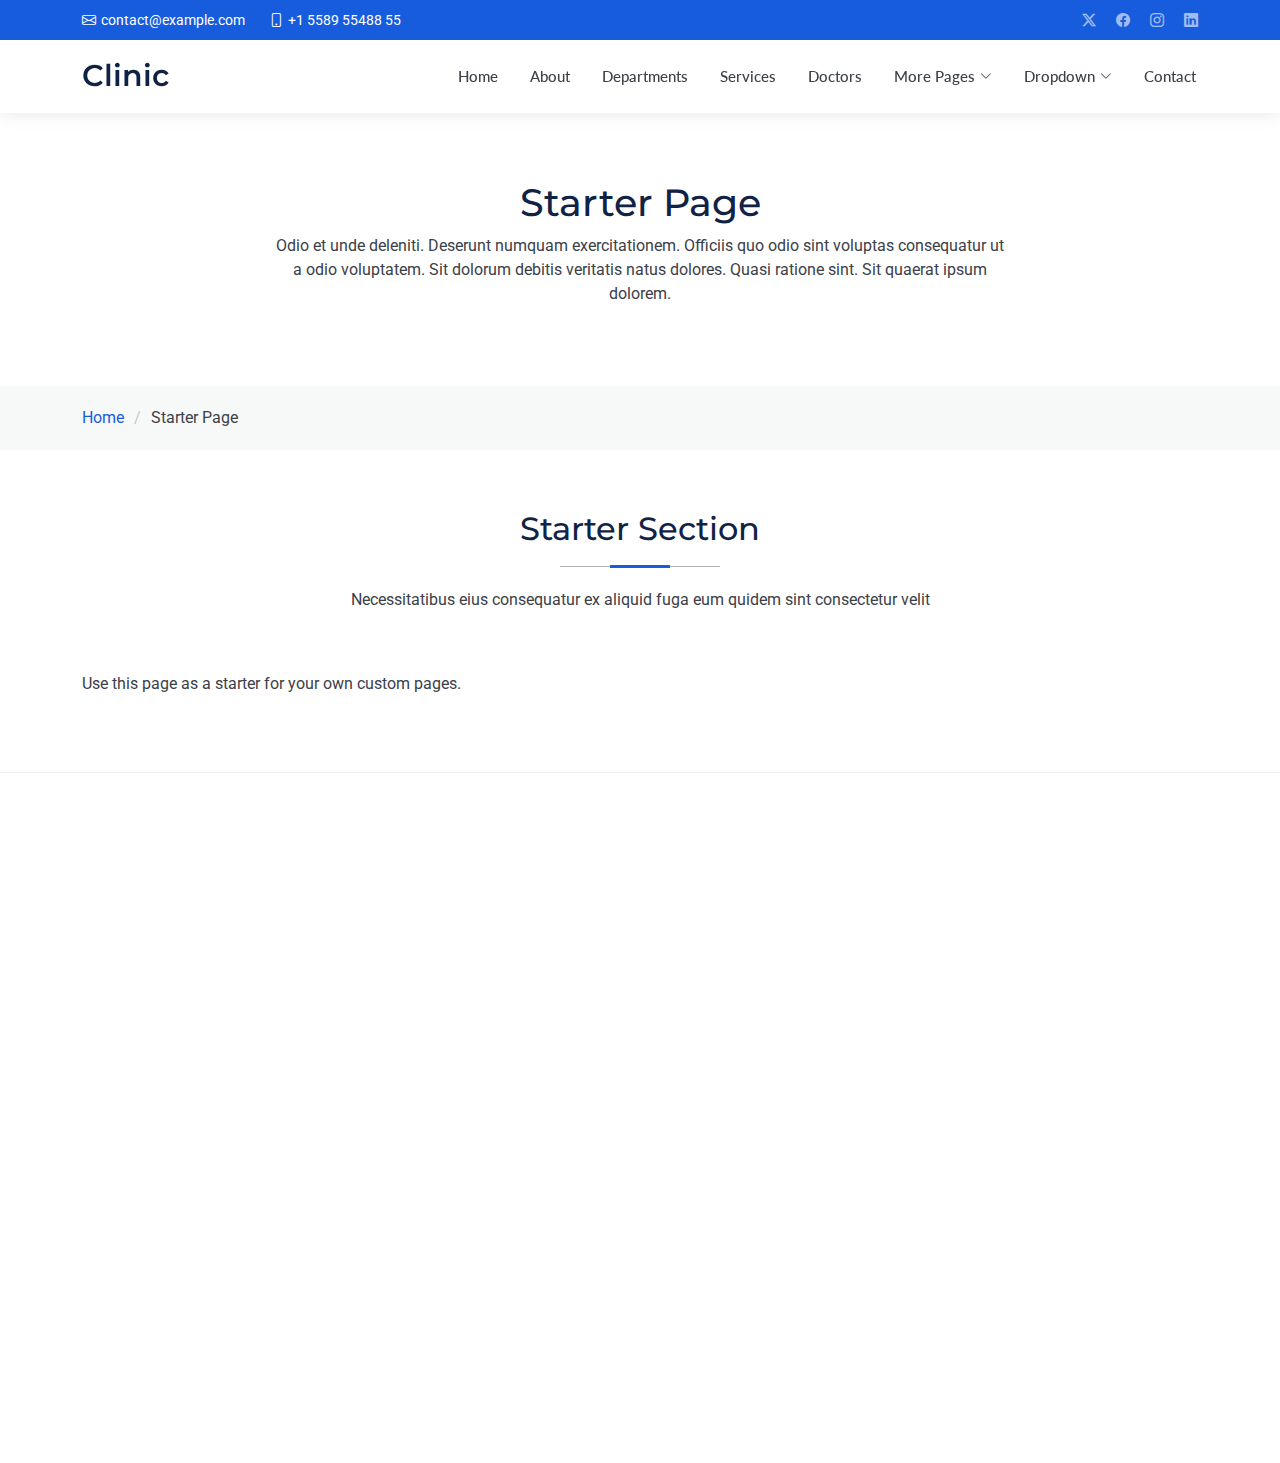
<file: starter-page.html>
<!DOCTYPE html>
<html lang="en">

<head>
  <meta charset="utf-8">
  <meta content="width=device-width, initial-scale=1.0" name="viewport">
  <title>Starter Page - Clinic Bootstrap Template</title>
  <meta name="description" content="">
  <meta name="keywords" content="">

  <!-- Favicons -->
  <link href="assets/img/favicon.png" rel="icon">
  <link href="assets/img/apple-touch-icon.png" rel="apple-touch-icon">

  <!-- Fonts -->
  <link href="https://fonts.googleapis.com" rel="preconnect">
  <link href="https://fonts.gstatic.com" rel="preconnect" crossorigin>
  <link
    href="https://fonts.googleapis.com/css2?family=Roboto:ital,wght@0,100;0,300;0,400;0,500;0,700;0,900;1,100;1,300;1,400;1,500;1,700;1,900&family=Montserrat:ital,wght@0,100;0,200;0,300;0,400;0,500;0,600;0,700;0,800;0,900;1,100;1,200;1,300;1,400;1,500;1,600;1,700;1,800;1,900&family=Lato:ital,wght@0,100;0,300;0,400;0,700;0,900;1,100;1,300;1,400;1,700;1,900&display=swap"
    rel="stylesheet">

  <!-- Vendor CSS Files -->
  <link href="assets/vendor/bootstrap/css/bootstrap.min.css" rel="stylesheet">
  <link href="assets/vendor/bootstrap-icons/bootstrap-icons.css" rel="stylesheet">
  <link href="assets/vendor/aos/aos.css" rel="stylesheet">
  <link href="assets/vendor/glightbox/css/glightbox.min.css" rel="stylesheet">
  <link href="assets/vendor/fontawesome-free/css/all.min.css" rel="stylesheet">
  <link href="assets/vendor/swiper/swiper-bundle.min.css" rel="stylesheet">

  <!-- Main CSS File -->
  <link href="assets/css/main.css" rel="stylesheet">

  <!-- =======================================================
  * Template Name: Clinic
  * Template URL: https://bootstrapmade.com/clinic-bootstrap-template/
  * Updated: Jul 23 2025 with Bootstrap v5.3.7
  * Author: BootstrapMade.com
  * License: https://bootstrapmade.com/license/
  ======================================================== -->
</head>

<body class="starter-page-page">

  <header id="header" class="header fixed-top">

    <div class="topbar d-flex align-items-center dark-background">
      <div class="container d-flex justify-content-center justify-content-md-between">
        <div class="contact-info d-flex align-items-center">
          <i class="bi bi-envelope d-flex align-items-center"><a
              href="mailto:contact@example.com">contact@example.com</a></i>
          <i class="bi bi-phone d-flex align-items-center ms-4"><span>+1 5589 55488 55</span></i>
        </div>
        <div class="social-links d-none d-md-flex align-items-center">
          <a href="#!" class="twitter"><i class="bi bi-twitter-x"></i></a>
          <a href="#!" class="facebook"><i class="bi bi-facebook"></i></a>
          <a href="#!" class="instagram"><i class="bi bi-instagram"></i></a>
          <a href="#!" class="linkedin"><i class="bi bi-linkedin"></i></a>
        </div>
      </div>
    </div><!-- End Top Bar -->

    <div class="branding d-flex align-items-cente">

      <div class="container position-relative d-flex align-items-center justify-content-between">
        <a href="index.html" class="logo d-flex align-items-center">
          <!-- Uncomment the line below if you also wish to use an image logo -->
          <!-- <img src="assets/img/logo.webp" alt=""> -->
          <h1 class="sitename">Clinic</h1>
        </a>

        <nav id="navmenu" class="navmenu">
          <ul>
            <li><a href="index.html">Home</a></li>
            <li><a href="about.html">About</a></li>
            <li><a href="departments.html">Departments</a></li>
            <li><a href="services.html">Services</a></li>
            <li><a href="doctors.html">Doctors</a></li>
            <li class="dropdown"><a href="#"><span>More Pages</span> <i
                  class="bi bi-chevron-down toggle-dropdown"></i></a>
              <ul>
                <li><a href="department-details.html">Department Details</a></li>
                <li><a href="service-details.html">Service Details</a></li>
                <li><a href="appointment.html">Appointment</a></li>
                <li><a href="testimonials.html">Testimonials</a></li>
                <li><a href="faq.html">Frequently Asked Questions</a></li>
                <li><a href="gallery.html">Gallery</a></li>
                <li><a href="terms.html">Terms</a></li>
                <li><a href="privacy.html">Privacy</a></li>
                <li><a href="404.html">404</a></li>
              </ul>
            </li>
            <li class="dropdown"><a href="#"><span>Dropdown</span> <i
                  class="bi bi-chevron-down toggle-dropdown"></i></a>
              <ul>
                <li><a href="#">Dropdown 1</a></li>
                <li class="dropdown"><a href="#"><span>Deep Dropdown</span> <i
                      class="bi bi-chevron-down toggle-dropdown"></i></a>
                  <ul>
                    <li><a href="#">Deep Dropdown 1</a></li>
                    <li><a href="#">Deep Dropdown 2</a></li>
                    <li><a href="#">Deep Dropdown 3</a></li>
                    <li><a href="#">Deep Dropdown 4</a></li>
                    <li><a href="#">Deep Dropdown 5</a></li>
                  </ul>
                </li>
                <li><a href="#">Dropdown 2</a></li>
                <li><a href="#">Dropdown 3</a></li>
                <li><a href="#">Dropdown 4</a></li>
              </ul>
            </li>
            <li><a href="contact.html">Contact</a></li>
          </ul>
          <i class="mobile-nav-toggle d-xl-none bi bi-list"></i>
        </nav>

      </div>

    </div>

  </header>

  <main class="main">

    <!-- Page Title -->
    <div class="page-title">
      <div class="heading">
        <div class="container">
          <div class="row d-flex justify-content-center text-center">
            <div class="col-lg-8">
              <h1 class="heading-title">Starter Page</h1>
              <p class="mb-0">
                Odio et unde deleniti. Deserunt numquam exercitationem. Officiis quo
                odio sint voluptas consequatur ut a odio voluptatem. Sit dolorum
                debitis veritatis natus dolores. Quasi ratione sint. Sit quaerat
                ipsum dolorem.
              </p>
            </div>
          </div>
        </div>
      </div>
      <nav class="breadcrumbs">
        <div class="container">
          <ol>
            <li><a href="index.html">Home</a></li>
            <li class="current">Starter Page</li>
          </ol>
        </div>
      </nav>
    </div><!-- End Page Title -->

    <!-- Starter Section Section -->
    <section id="starter-section" class="starter-section section">

      <!-- Section Title -->
      <div class="container section-title" data-aos="fade-up">
        <h2>Starter Section</h2>
        <p>Necessitatibus eius consequatur ex aliquid fuga eum quidem sint consectetur velit</p>
      </div><!-- End Section Title -->

      <div class="container" data-aos="fade-up">
        <p>Use this page as a starter for your own custom pages.</p>
      </div>

    </section><!-- /Starter Section Section -->

  </main>

  <footer id="footer" class="footer-16 footer position-relative">

    <div class="container">

      <div class="footer-main" data-aos="fade-up" data-aos-delay="100">
        <div class="row align-items-start">

          <div class="col-lg-5">
            <div class="brand-section">
              <a href="index.html" class="logo d-flex align-items-center mb-4">
                <span class="sitename">Clinic</span>
              </a>
              <p class="brand-description">Crafting exceptional digital experiences through thoughtful design and
                innovative solutions that elevate your brand presence.</p>

              <div class="contact-info mt-5">
                <div class="contact-item">
                  <i class="bi bi-geo-alt"></i>
                  <span>123 Creative Boulevard, Design District, NY 10012</span>
                </div>
                <div class="contact-item">
                  <i class="bi bi-telephone"></i>
                  <span>+1 (555) 987-6543</span>
                </div>
                <div class="contact-item">
                  <i class="bi bi-envelope"></i>
                  <span>hello@designstudio.com</span>
                </div>
              </div>
            </div>
          </div>

          <div class="col-lg-7">
            <div class="footer-nav-wrapper">
              <div class="row">

                <div class="col-6 col-lg-3">
                  <div class="nav-column">
                    <h6>Studio</h6>
                    <nav class="footer-nav">
                      <a href="#!">Our Story</a>
                      <a href="#!">Design Process</a>
                      <a href="#!">Portfolio</a>
                      <a href="#!">Case Studies</a>
                      <a href="#!">Awards</a>
                    </nav>
                  </div>
                </div>

                <div class="col-6 col-lg-3">
                  <div class="nav-column">
                    <h6>Services</h6>
                    <nav class="footer-nav">
                      <a href="#!">Brand Identity</a>
                      <a href="#!">Web Design</a>
                      <a href="#!">Mobile Apps</a>
                      <a href="#!">Digital Strategy</a>
                      <a href="#!">Consultation</a>
                    </nav>
                  </div>
                </div>

                <div class="col-6 col-lg-3">
                  <div class="nav-column">
                    <h6>Resources</h6>
                    <nav class="footer-nav">
                      <a href="#!">Design Blog</a>
                      <a href="#!">Style Guide</a>
                      <a href="#!">Free Assets</a>
                      <a href="#!">Tutorials</a>
                      <a href="#!">Inspiration</a>
                    </nav>
                  </div>
                </div>

                <div class="col-6 col-lg-3">
                  <div class="nav-column">
                    <h6>Connect</h6>
                    <nav class="footer-nav">
                      <a href="#!">Start Project</a>
                      <a href="#!">Schedule Call</a>
                      <a href="#!">Join Newsletter</a>
                      <a href="#!">Follow Updates</a>
                      <a href="#!">Partnership</a>
                    </nav>
                  </div>
                </div>

              </div>
            </div>
          </div>

        </div>
      </div>

    </div>

    <div class="footer-bottom">
      <div class="container">
        <div class="bottom-content" data-aos="fade-up" data-aos-delay="300">
          <div class="row align-items-center">

            <div class="col-lg-6">
              <div class="copyright">
                <p>© <span class="sitename">Clinic</span>. All rights reserved.</p>
              </div>
            </div>

            <div class="col-lg-6">
              <div class="legal-links">
                <a href="#!">Privacy Policy</a>
                <a href="#!">Terms of Service</a>
                <a href="#!">Cookie Policy</a>
                <div class="credits">
                  <!-- All the links in the footer should remain intact. -->
                  <!-- You can delete the links only if you've purchased the pro version. -->
                  <!-- Licensing information: https://bootstrapmade.com/license/ -->
                  <!-- Purchase the pro version with working PHP/AJAX contact form: [buy-url] -->
                  Designed by <a href="https://bootstrapmade.com/">BootstrapMade</a>. Distributed by <a
                    href="https://themewagon.com" target="_blank">ThemeWagon</a>
                </div>
              </div>
            </div>

          </div>
        </div>
      </div>
    </div>

  </footer>

  <!-- Scroll Top -->
  <a href="#!" id="scroll-top" class="scroll-top d-flex align-items-center justify-content-center"><i
      class="bi bi-arrow-up-short"></i></a>

  <!-- Preloader -->
  <div id="preloader"></div>

  <!-- Vendor JS Files -->
  <script src="assets/vendor/bootstrap/js/bootstrap.bundle.min.js"></script>
  <script src="assets/vendor/php-email-form/validate.js"></script>
  <script src="assets/vendor/aos/aos.js"></script>
  <script src="assets/vendor/glightbox/js/glightbox.min.js"></script>
  <script src="assets/vendor/purecounter/purecounter_vanilla.js"></script>
  <script src="assets/vendor/swiper/swiper-bundle.min.js"></script>

  <!-- Main JS File -->
  <script src="assets/js/main.js"></script>

</body>

</html>
</file>
<file: assets/css/main.css>
/**
* Template Name: Clinic
* Template URL: https://bootstrapmade.com/clinic-bootstrap-template/
* Updated: Jul 23 2025 with Bootstrap v5.3.7
* Author: BootstrapMade.com
* License: https://bootstrapmade.com/license/
*/

@charset "UTF-8";

/*--------------------------------------------------------------
# Font & Color Variables
# Help: https://bootstrapmade.com/color-system/
--------------------------------------------------------------*/
/* Fonts */
:root {
  --default-font: "Roboto",  system-ui, -apple-system, "Segoe UI", Roboto, "Helvetica Neue", Arial, "Noto Sans", "Liberation Sans", sans-serif, "Apple Color Emoji", "Segoe UI Emoji", "Segoe UI Symbol", "Noto Color Emoji";
  --heading-font: "Montserrat",  sans-serif;
  --nav-font: "Lato",  sans-serif;
}

/* Global Colors - The following color variables are used throughout the website. Updating them here will change the color scheme of the entire website */
:root { 
  --background-color: #ffffff; /* Background color for the entire website, including individual sections */
  --default-color: #3c4049; /* Default color used for the majority of the text content across the entire website */
  --heading-color: #112344; /* Color for headings, subheadings and title throughout the website */
  --accent-color: #175cdd; /* Accent color that represents your brand on the website. It's used for buttons, links, and other elements that need to stand out */
  --surface-color: #ffffff; /* The surface color is used as a background of boxed elements within sections, such as cards, icon boxes, or other elements that require a visual separation from the global background. */
  --contrast-color: #ffffff; /* Contrast color for text, ensuring readability against backgrounds of accent, heading, or default colors. */
}

/* Nav Menu Colors - The following color variables are used specifically for the navigation menu. They are separate from the global colors to allow for more customization options */
:root {
  --nav-color: #3c4049;  /* The default color of the main navmenu links */
  --nav-hover-color: #175cdd; /* Applied to main navmenu links when they are hovered over or active */
  --nav-mobile-background-color: #ffffff; /* Used as the background color for mobile navigation menu */
  --nav-dropdown-background-color: #ffffff; /* Used as the background color for dropdown items that appear when hovering over primary navigation items */
  --nav-dropdown-color: #3c4049; /* Used for navigation links of the dropdown items in the navigation menu. */
  --nav-dropdown-hover-color: #175cdd; /* Similar to --nav-hover-color, this color is applied to dropdown navigation links when they are hovered over. */
}

/* Color Presets - These classes override global colors when applied to any section or element, providing reuse of the sam color scheme. */

.light-background {
  --background-color: #f4f8ff;
  --surface-color: #ffffff;
}

.dark-background {
  --background-color: #021418;
  --default-color: #ffffff;
  --heading-color: #ffffff;
  --surface-color: #11262a;
  --contrast-color: #ffffff;
}

/* Smooth scroll */
:root {
  scroll-behavior: smooth;
}

/*--------------------------------------------------------------
# General Styling & Shared Classes
--------------------------------------------------------------*/
body {
  color: var(--default-color);
  background-color: var(--background-color);
  font-family: var(--default-font);
}

a {
  color: var(--accent-color);
  text-decoration: none;
  transition: 0.3s;
}

a:hover {
  color: color-mix(in srgb, var(--accent-color), transparent 25%);
  text-decoration: none;
}

h1,
h2,
h3,
h4,
h5,
h6 {
  color: var(--heading-color);
  font-family: var(--heading-font);
}

/* PHP Email Form Messages
------------------------------*/
.php-email-form .error-message {
  display: none;
  background: #df1529;
  color: #ffffff;
  text-align: left;
  padding: 15px;
  margin-bottom: 24px;
  font-weight: 600;
}

.php-email-form .sent-message {
  display: none;
  color: #ffffff;
  background: #059652;
  text-align: center;
  padding: 15px;
  margin-bottom: 24px;
  font-weight: 600;
}

.php-email-form .loading {
  display: none;
  background: var(--surface-color);
  text-align: center;
  padding: 15px;
  margin-bottom: 24px;
}

.php-email-form .loading:before {
  content: "";
  display: inline-block;
  border-radius: 50%;
  width: 24px;
  height: 24px;
  margin: 0 10px -6px 0;
  border: 3px solid var(--accent-color);
  border-top-color: var(--surface-color);
  animation: php-email-form-loading 1s linear infinite;
}

@keyframes php-email-form-loading {
  0% {
    transform: rotate(0deg);
  }

  100% {
    transform: rotate(360deg);
  }
}

/*--------------------------------------------------------------
# Global Header
--------------------------------------------------------------*/
.header {
  --background-color: rgba(255, 255, 255, 0);
  color: var(--default-color);
  transition: all 0.5s;
  z-index: 997;
  background-color: var(--background-color);
  box-shadow: 0px 0 18px rgba(0, 0, 0, 0.1);
}

.header .topbar {
  background-color: var(--accent-color);
  height: 40px;
  padding: 0;
  font-size: 14px;
  transition: all 0.5s;
}

.header .topbar .contact-info i {
  font-style: normal;
  color: var(--contrast-color);
}

.header .topbar .contact-info i a,
.header .topbar .contact-info i span {
  padding-left: 5px;
  color: var(--contrast-color);
}

@media (max-width: 575px) {

  .header .topbar .contact-info i a,
  .header .topbar .contact-info i span {
    font-size: 13px;
  }
}

.header .topbar .contact-info i a {
  line-height: 0;
  transition: 0.3s;
}

.header .topbar .contact-info i a:hover {
  color: var(--contrast-color);
  text-decoration: underline;
}

.header .topbar .social-links a {
  color: color-mix(in srgb, var(--contrast-color), transparent 40%);
  line-height: 0;
  transition: 0.3s;
  margin-left: 20px;
}

.header .topbar .social-links a:hover {
  color: var(--contrast-color);
}

.header .branding {
  min-height: 60px;
  padding: 10px 0;
}

.header .logo {
  line-height: 1;
}

.header .logo img {
  max-height: 36px;
  margin-right: 8px;
}

.header .logo h1 {
  font-size: 30px;
  margin: 0;
  font-weight: 600;
  color: var(--heading-color);
}

.scrolled .header .topbar {
  height: 0;
  visibility: hidden;
  overflow: hidden;
}

/* Global Header on Scroll
------------------------------*/
.scrolled .header {
  --background-color: #ffffff;
}

/*--------------------------------------------------------------
# Navigation Menu
--------------------------------------------------------------*/
/* Desktop Navigation */
@media (min-width: 1200px) {
  .navmenu {
    padding: 0;
  }

  .navmenu ul {
    margin: 0;
    padding: 0;
    display: flex;
    list-style: none;
    align-items: center;
  }

  .navmenu li {
    position: relative;
  }

  .navmenu>ul>li {
    white-space: nowrap;
    padding: 15px 14px;
  }

  .navmenu>ul>li:last-child {
    padding-right: 0;
  }

  .navmenu a,
  .navmenu a:focus {
    color: var(--nav-color);
    font-size: 15px;
    padding: 0 2px;
    font-family: var(--nav-font);
    font-weight: 500;
    display: flex;
    align-items: center;
    justify-content: space-between;
    white-space: nowrap;
    transition: 0.3s;
    position: relative;
  }

  .navmenu a i,
  .navmenu a:focus i {
    font-size: 12px;
    line-height: 0;
    margin-left: 5px;
    transition: 0.3s;
  }

  .navmenu>ul>li>a:before {
    content: "";
    position: absolute;
    width: 100%;
    height: 2px;
    bottom: -6px;
    left: 0;
    background-color: var(--accent-color);
    visibility: hidden;
    width: 0px;
    transition: all 0.3s ease-in-out 0s;
  }

  .navmenu a:hover:before,
  .navmenu li:hover>a:before,
  .navmenu .active:before {
    visibility: visible;
    width: 100%;
  }

  .navmenu li:hover>a,
  .navmenu .active,
  .navmenu .active:focus {
    color: var(--nav-hover-color);
  }

  .navmenu .dropdown ul {
    margin: 0;
    padding: 10px 0;
    background: var(--nav-dropdown-background-color);
    display: block;
    position: absolute;
    visibility: hidden;
    left: 14px;
    top: 130%;
    opacity: 0;
    transition: 0.3s;
    border-radius: 4px;
    z-index: 99;
    box-shadow: 0px 0px 30px rgba(0, 0, 0, 0.1);
  }

  .navmenu .dropdown ul li {
    min-width: 200px;
  }

  .navmenu .dropdown ul a {
    padding: 10px 20px;
    font-size: 15px;
    text-transform: none;
    color: var(--nav-dropdown-color);
  }

  .navmenu .dropdown ul a i {
    font-size: 12px;
  }

  .navmenu .dropdown ul a:hover,
  .navmenu .dropdown ul .active:hover,
  .navmenu .dropdown ul li:hover>a {
    color: var(--nav-dropdown-hover-color);
  }

  .navmenu .dropdown:hover>ul {
    opacity: 1;
    top: 100%;
    visibility: visible;
  }

  .navmenu .dropdown .dropdown ul {
    top: 0;
    left: -90%;
    visibility: hidden;
  }

  .navmenu .dropdown .dropdown:hover>ul {
    opacity: 1;
    top: 0;
    left: -100%;
    visibility: visible;
  }
}

/* Mobile Navigation */
@media (max-width: 1199px) {
  .mobile-nav-toggle {
    color: var(--nav-color);
    font-size: 28px;
    line-height: 0;
    margin-right: 10px;
    cursor: pointer;
    transition: color 0.3s;
  }

  .navmenu {
    padding: 0;
    z-index: 9997;
  }

  .navmenu ul {
    display: none;
    list-style: none;
    position: absolute;
    inset: 60px 20px 20px 20px;
    padding: 10px 0;
    margin: 0;
    border-radius: 6px;
    background-color: var(--nav-mobile-background-color);
    border: 1px solid color-mix(in srgb, var(--default-color), transparent 90%);
    box-shadow: none;
    overflow-y: auto;
    transition: 0.3s;
    z-index: 9998;
  }

  .navmenu a,
  .navmenu a:focus {
    color: var(--nav-dropdown-color);
    padding: 10px 20px;
    font-family: var(--nav-font);
    font-size: 17px;
    font-weight: 500;
    display: flex;
    align-items: center;
    justify-content: space-between;
    white-space: nowrap;
    transition: 0.3s;
  }

  .navmenu a i,
  .navmenu a:focus i {
    font-size: 12px;
    line-height: 0;
    margin-left: 5px;
    width: 30px;
    height: 30px;
    display: flex;
    align-items: center;
    justify-content: center;
    border-radius: 50%;
    transition: 0.3s;
    background-color: color-mix(in srgb, var(--accent-color), transparent 90%);
  }

  .navmenu a i:hover,
  .navmenu a:focus i:hover {
    background-color: var(--accent-color);
    color: var(--contrast-color);
  }

  .navmenu a:hover,
  .navmenu .active,
  .navmenu .active:focus {
    color: var(--nav-dropdown-hover-color);
  }

  .navmenu .active i,
  .navmenu .active:focus i {
    background-color: var(--accent-color);
    color: var(--contrast-color);
    transform: rotate(180deg);
  }

  .navmenu .dropdown ul {
    position: static;
    display: none;
    z-index: 99;
    padding: 10px 0;
    margin: 10px 20px;
    background-color: var(--nav-dropdown-background-color);
    transition: all 0.5s ease-in-out;
  }

  .navmenu .dropdown ul ul {
    background-color: rgba(33, 37, 41, 0.1);
  }

  .navmenu .dropdown>.dropdown-active {
    display: block;
    background-color: rgba(33, 37, 41, 0.03);
  }

  .mobile-nav-active {
    overflow: hidden;
  }

  .mobile-nav-active .mobile-nav-toggle {
    color: #fff;
    position: absolute;
    font-size: 32px;
    top: 15px;
    right: 15px;
    margin-right: 0;
    z-index: 9999;
  }

  .mobile-nav-active .navmenu {
    position: fixed;
    overflow: hidden;
    inset: 0;
    background: rgba(33, 37, 41, 0.8);
    transition: 0.3s;
  }

  .mobile-nav-active .navmenu>ul {
    display: block;
  }
}

/*--------------------------------------------------------------
# Global Footer
--------------------------------------------------------------*/
.footer-16 {
  background: var(--background-color);
  color: var(--default-color);
  font-size: 15px;
  padding: 100px 0 0;
  border-top: 1px solid color-mix(in srgb, var(--default-color), transparent 92%);
}

.footer-16 .footer-main {
  margin-bottom: 80px;
}

.footer-16 .brand-section .logo {
  text-decoration: none;
}

.footer-16 .brand-section .logo .sitename {
  font-family: var(--heading-font);
  font-size: 32px;
  font-weight: 300;
  color: var(--heading-color);
  letter-spacing: -0.5px;
}

.footer-16 .brand-section .brand-description {
  font-size: 18px;
  line-height: 1.7;
  color: color-mix(in srgb, var(--default-color), transparent 25%);
  font-weight: 300;
  max-width: 380px;
  margin: 0;
}

.footer-16 .brand-section .contact-info .contact-item {
  display: flex;
  align-items: flex-start;
  margin-bottom: 16px;
  font-size: 15px;
  color: color-mix(in srgb, var(--default-color), transparent 20%);
}

.footer-16 .brand-section .contact-info .contact-item i {
  font-size: 16px;
  color: var(--accent-color);
  margin-right: 12px;
  margin-top: 3px;
  flex-shrink: 0;
}

.footer-16 .brand-section .contact-info .contact-item span {
  line-height: 1.6;
}

.footer-16 .footer-nav-wrapper {
  padding-left: 60px;
}

@media (max-width: 991px) {
  .footer-16 .footer-nav-wrapper {
    padding-left: 0;
    margin-top: 50px;
  }
}

.footer-16 .nav-column {
  margin-bottom: 40px;
}

.footer-16 .nav-column h6 {
  font-family: var(--heading-font);
  font-size: 16px;
  font-weight: 400;
  color: var(--heading-color);
  margin-bottom: 24px;
  letter-spacing: 0.3px;
}

.footer-16 .nav-column .footer-nav {
  display: flex;
  flex-direction: column;
  gap: 12px;
}

.footer-16 .nav-column .footer-nav a {
  color: color-mix(in srgb, var(--default-color), transparent 30%);
  text-decoration: none;
  font-size: 15px;
  font-weight: 300;
  transition: all 0.3s ease;
  line-height: 1.4;
}

.footer-16 .nav-column .footer-nav a:hover {
  color: var(--accent-color);
  transform: translateX(4px);
}

.footer-16 .footer-social {
  padding: 50px 0;
  border-top: 1px solid color-mix(in srgb, var(--default-color), transparent 94%);
  border-bottom: 1px solid color-mix(in srgb, var(--default-color), transparent 94%);
}

.footer-16 .footer-social .newsletter-section h5 {
  font-family: var(--heading-font);
  font-size: 20px;
  font-weight: 300;
  color: var(--heading-color);
  margin-bottom: 12px;
  letter-spacing: -0.2px;
}

.footer-16 .footer-social .newsletter-section p {
  font-size: 16px;
  color: color-mix(in srgb, var(--default-color), transparent 35%);
  margin: 0;
  line-height: 1.6;
  max-width: 340px;
}

.footer-16 .footer-social .social-section {
  display: flex;
  justify-content: flex-end;
}

@media (max-width: 991px) {
  .footer-16 .footer-social .social-section {
    justify-content: flex-start;
    margin-top: 30px;
  }
}

.footer-16 .footer-social .social-links {
  display: flex;
  gap: 32px;
  align-items: center;
}

@media (max-width: 576px) {
  .footer-16 .footer-social .social-links {
    gap: 20px;
    flex-wrap: wrap;
  }
}

.footer-16 .footer-social .social-links .social-link {
  display: flex;
  align-items: center;
  gap: 8px;
  text-decoration: none;
  color: color-mix(in srgb, var(--default-color), transparent 40%);
  font-size: 14px;
  font-weight: 400;
  transition: all 0.3s ease;
}

.footer-16 .footer-social .social-links .social-link i {
  font-size: 18px;
  transition: all 0.3s ease;
}

.footer-16 .footer-social .social-links .social-link span {
  transition: all 0.3s ease;
}

.footer-16 .footer-social .social-links .social-link:hover {
  color: var(--accent-color);
  transform: translateY(-2px);
}

.footer-16 .footer-social .social-links .social-link:hover i {
  transform: scale(1.1);
}

.footer-16 .footer-bottom {
  padding: 30px 0;
}

.footer-16 .footer-bottom .copyright p {
  margin: 0;
  font-size: 14px;
  color: color-mix(in srgb, var(--default-color), transparent 45%);
  font-weight: 300;
}

.footer-16 .footer-bottom .copyright p .sitename {
  color: var(--heading-color);
  font-weight: 400;
}

.footer-16 .footer-bottom .legal-links {
  display: flex;
  align-items: center;
  justify-content: flex-end;
  gap: 24px;
}

@media (max-width: 991px) {
  .footer-16 .footer-bottom .legal-links {
    justify-content: flex-start;
    margin-top: 20px;
    flex-wrap: wrap;
  }
}

.footer-16 .footer-bottom .legal-links a {
  font-size: 13px;
  color: color-mix(in srgb, var(--default-color), transparent 50%);
  text-decoration: none;
  font-weight: 300;
  transition: color 0.3s ease;
}

.footer-16 .footer-bottom .legal-links a:hover {
  color: var(--accent-color);
}

.footer-16 .footer-bottom .legal-links .credits {
  font-size: 12px;
  color: color-mix(in srgb, var(--default-color), transparent 60%);
  margin-left: 8px;
  padding-left: 24px;
  border-left: 1px solid color-mix(in srgb, var(--default-color), transparent 90%);
}

@media (max-width: 576px) {
  .footer-16 .footer-bottom .legal-links .credits {
    margin-left: 0;
    padding-left: 0;
    border-left: none;
    width: 100%;
    margin-top: 12px;
  }
}

.footer-16 .footer-bottom .legal-links .credits a {
  color: var(--accent-color);
  font-size: 12px;
}

.footer-16 .footer-bottom .legal-links .credits a:hover {
  text-decoration: underline;
}

@media (max-width: 768px) {
  .footer-16 {
    padding: 70px 0 0;
  }

  .footer-16 .brand-section {
    text-align: center;
    margin-bottom: 50px;
  }

  .footer-16 .brand-section .brand-description {
    max-width: none;
  }

  .footer-16 .brand-section .contact-info {
    text-align: left;
    display: inline-block;
  }

  .footer-16 .footer-nav-wrapper .nav-column {
    text-align: left;
  }

  .footer-16 .footer-nav-wrapper .nav-column h6 {
    margin-bottom: 16px;
  }

  .footer-16 .footer-nav-wrapper .nav-column .footer-nav {
    gap: 10px;
  }

  .footer-16 .footer-social {
    text-align: center;
  }

  .footer-16 .footer-social .newsletter-section p {
    max-width: none;
  }

  .footer-16 .footer-social .social-links {
    justify-content: center;
  }

  .footer-16 .footer-bottom {
    text-align: center;
  }

  .footer-16 .footer-bottom .legal-links {
    justify-content: center;
  }
}

/*--------------------------------------------------------------
# Preloader
--------------------------------------------------------------*/
#preloader {
  position: fixed;
  inset: 0;
  z-index: 9999;
  overflow: hidden;
  background-color: var(--background-color);
  transition: all 0.6s ease-out;
  width: 100%;
  height: 100vh;
}

#preloader:before,
#preloader:after {
  content: "";
  position: absolute;
  border: 4px solid var(--accent-color);
  border-radius: 50%;
  animation: animate-preloader 2s cubic-bezier(0, 0.2, 0.8, 1) infinite;
}

#preloader:after {
  animation-delay: -0.5s;
}

@keyframes animate-preloader {
  0% {
    width: 10px;
    height: 10px;
    top: calc(50% - 5px);
    left: calc(50% - 5px);
    opacity: 1;
  }

  100% {
    width: 72px;
    height: 72px;
    top: calc(50% - 36px);
    left: calc(50% - 36px);
    opacity: 0;
  }
}

/*--------------------------------------------------------------
# Scroll Top Button
--------------------------------------------------------------*/
.scroll-top {
  position: fixed;
  visibility: hidden;
  opacity: 0;
  right: 15px;
  bottom: -15px;
  z-index: 99999;
  background-color: var(--accent-color);
  width: 44px;
  height: 44px;
  border-radius: 50px;
  transition: all 0.4s;
}

.scroll-top i {
  font-size: 24px;
  color: var(--contrast-color);
  line-height: 0;
}

.scroll-top:hover {
  background-color: color-mix(in srgb, var(--accent-color), transparent 20%);
  color: var(--contrast-color);
}

.scroll-top.active {
  visibility: visible;
  opacity: 1;
  bottom: 15px;
}

/*--------------------------------------------------------------
# Disable aos animation delay on mobile devices
--------------------------------------------------------------*/
@media screen and (max-width: 768px) {
  [data-aos-delay] {
    transition-delay: 0 !important;
  }
}

/*--------------------------------------------------------------
# Global Page Titles & Breadcrumbs
--------------------------------------------------------------*/
.page-title {
  color: var(--default-color);
  background-color: var(--background-color);
  position: relative;
  padding-top: 100px;
}

.page-title .heading {
  padding: 80px 0;
}

.page-title .heading h1 {
  font-size: 38px;
  font-weight: 500;
}

.page-title nav {
  background-color: color-mix(in srgb, var(--default-color), transparent 96%);
  padding: 20px 0;
}

.page-title nav ol {
  display: flex;
  flex-wrap: wrap;
  list-style: none;
  padding: 0;
  margin: 0;
  font-size: 16px;
  font-weight: 400;
}

.page-title nav ol li+li {
  padding-left: 10px;
}

.page-title nav ol li+li::before {
  content: "/";
  display: inline-block;
  padding-right: 10px;
  color: color-mix(in srgb, var(--default-color), transparent 70%);
}

/*--------------------------------------------------------------
# Global Sections
--------------------------------------------------------------*/
section,
.section {
  color: var(--default-color);
  background-color: var(--background-color);
  padding: 60px 0;
  scroll-margin-top: 90px;
  overflow: clip;
}

@media (max-width: 1199px) {

  section,
  .section {
    scroll-margin-top: 66px;
  }
}

/*--------------------------------------------------------------
# Global Section Titles
--------------------------------------------------------------*/
.section-title {
  text-align: center;
  padding-bottom: 60px;
  position: relative;
}

.section-title h2 {
  font-size: 32px;
  font-weight: 500;
  margin-bottom: 20px;
  padding-bottom: 20px;
  position: relative;
}

.section-title h2:before {
  content: "";
  position: absolute;
  display: block;
  width: 160px;
  height: 1px;
  background: color-mix(in srgb, var(--default-color), transparent 60%);
  left: 0;
  right: 0;
  bottom: 1px;
  margin: auto;
}

.section-title h2::after {
  content: "";
  position: absolute;
  display: block;
  width: 60px;
  height: 3px;
  background: var(--accent-color);
  left: 0;
  right: 0;
  bottom: 0;
  margin: auto;
}

.section-title p {
  margin-bottom: 0;
}

/*--------------------------------------------------------------
# Hero Section
--------------------------------------------------------------*/
.hero {
  position: relative;
  min-height: 100vh;
  display: flex;
  align-items: center;
  background: linear-gradient(135deg, var(--surface-color) 0%, color-mix(in srgb, var(--accent-color), transparent 95%) 100%);
  overflow: hidden;
}

.hero::before {
  content: "";
  position: absolute;
  top: 0;
  left: 0;
  right: 0;
  bottom: 0;
  background: url("../img/bg/abstract-bg-3.webp") center/cover;
  opacity: 0.08;
  z-index: 0;
}

.hero .container {
  position: relative;
  z-index: 1;
}

.hero .hero-content {
  padding: 2rem 0;
}

.hero .hero-content .trust-badges {
  display: flex;
  gap: 1.5rem;
  flex-wrap: wrap;
}

.hero .hero-content .trust-badges .badge-item {
  display: flex;
  align-items: center;
  gap: 0.5rem;
  padding: 0.5rem 1rem;
  background: color-mix(in srgb, var(--accent-color), transparent 90%);
  border-radius: 50px;
  color: var(--accent-color);
  font-size: 0.875rem;
  font-weight: 500;
}

.hero .hero-content .trust-badges .badge-item i {
  font-size: 1rem;
}

@media (max-width: 576px) {
  .hero .hero-content .trust-badges {
    gap: 0.75rem;
  }

  .hero .hero-content .trust-badges .badge-item {
    font-size: 0.75rem;
    padding: 0.4rem 0.8rem;
  }
}

.hero .hero-content h1 {
  font-size: 3.5rem;
  font-weight: 700;
  line-height: 1.2;
  margin: 1.5rem 0;
  color: var(--heading-color);
}

.hero .hero-content h1 .highlight {
  color: var(--accent-color);
  position: relative;
}

.hero .hero-content h1 .highlight::after {
  content: "";
  position: absolute;
  bottom: 0;
  left: 0;
  right: 0;
  height: 3px;
  background: var(--accent-color);
  border-radius: 2px;
}

@media (max-width: 992px) {
  .hero .hero-content h1 {
    font-size: 2.5rem;
  }
}

@media (max-width: 576px) {
  .hero .hero-content h1 {
    font-size: 2rem;
  }
}

.hero .hero-content .hero-description {
  font-size: 1.125rem;
  line-height: 1.7;
  color: color-mix(in srgb, var(--default-color), transparent 20%);
  margin-bottom: 2rem;
  max-width: 500px;
}

.hero .hero-content .hero-stats {
  display: flex;
  gap: 2rem;
}

.hero .hero-content .hero-stats .stat-item {
  text-align: left;
}

.hero .hero-content .hero-stats .stat-item h3 {
  font-size: 2rem;
  font-weight: 700;
  color: var(--accent-color);
  margin: 0;
  line-height: 1;
}

.hero .hero-content .hero-stats .stat-item p {
  color: color-mix(in srgb, var(--default-color), transparent 30%);
  margin: 0.25rem 0 0 0;
  font-size: 0.875rem;
  font-weight: 500;
}

@media (max-width: 576px) {
  .hero .hero-content .hero-stats {
    gap: 1rem;
  }

  .hero .hero-content .hero-stats .stat-item h3 {
    font-size: 1.5rem;
  }
}

.hero .hero-content .hero-actions {
  display: flex;
  gap: 1rem;
  align-items: center;
  margin-bottom: 2rem;
}

.hero .hero-content .hero-actions .btn {
  padding: 1rem 2rem;
  font-weight: 600;
  border-radius: 50px;
  text-decoration: none;
  display: inline-flex;
  align-items: center;
  transition: all 0.3s ease;
  border: 2px solid transparent;
}

.hero .hero-content .hero-actions .btn.btn-primary {
  background: var(--accent-color);
  color: var(--contrast-color);
}

.hero .hero-content .hero-actions .btn.btn-primary:hover {
  background: color-mix(in srgb, var(--accent-color), black 10%);
  transform: translateY(-2px);
}

.hero .hero-content .hero-actions .btn.btn-outline {
  color: var(--accent-color);
  border-color: var(--accent-color);
  background: transparent;
}

.hero .hero-content .hero-actions .btn.btn-outline:hover {
  background: var(--accent-color);
  color: var(--contrast-color);
}

@media (max-width: 576px) {
  .hero .hero-content .hero-actions {
    flex-direction: column;
    align-items: stretch;
  }

  .hero .hero-content .hero-actions .btn {
    text-align: center;
    justify-content: center;
  }
}

.hero .hero-content .emergency-contact {
  display: flex;
  align-items: center;
  gap: 1rem;
  padding: 1rem;
  background: color-mix(in srgb, var(--surface-color), transparent 50%);
  border: 1px solid color-mix(in srgb, var(--accent-color), transparent 80%);
  border-radius: 12px;
  backdrop-filter: blur(10px);
}

.hero .hero-content .emergency-contact .emergency-icon {
  width: 50px;
  height: 50px;
  background: var(--accent-color);
  color: var(--contrast-color);
  border-radius: 50%;
  display: flex;
  align-items: center;
  justify-content: center;
  font-size: 1.25rem;
}

.hero .hero-content .emergency-contact .emergency-info small {
  display: block;
  color: color-mix(in srgb, var(--default-color), transparent 40%);
  font-size: 0.75rem;
  margin-bottom: 0.25rem;
}

.hero .hero-content .emergency-contact .emergency-info strong {
  color: var(--heading-color);
  font-size: 1.125rem;
  font-weight: 600;
}

.hero .hero-visual {
  position: relative;
  height: 600px;
}

.hero .hero-visual .main-image {
  position: relative;
  height: 100%;
  border-radius: 20px;
  overflow: hidden;
  box-shadow: 0 20px 60px color-mix(in srgb, var(--default-color), transparent 85%);
}

.hero .hero-visual .main-image img {
  width: 100%;
  height: 100%;
  object-fit: cover;
}

.hero .hero-visual .main-image .floating-card {
  position: absolute;
  background: var(--surface-color);
  padding: 1.5rem;
  border-radius: 16px;
  box-shadow: 0 15px 40px color-mix(in srgb, var(--default-color), transparent 85%);
  backdrop-filter: blur(10px);
  border: 1px solid color-mix(in srgb, var(--default-color), transparent 90%);
}

.hero .hero-visual .main-image .floating-card.appointment-card {
  top: 20px;
  right: 20px;
  display: flex;
  align-items: center;
  gap: 1rem;
  min-width: 200px;
}

.hero .hero-visual .main-image .floating-card.appointment-card .card-icon {
  width: 50px;
  height: 50px;
  background: color-mix(in srgb, var(--accent-color), transparent 90%);
  color: var(--accent-color);
  border-radius: 12px;
  display: flex;
  align-items: center;
  justify-content: center;
  font-size: 1.25rem;
}

.hero .hero-visual .main-image .floating-card.appointment-card .card-content h6 {
  margin: 0 0 0.25rem 0;
  color: var(--heading-color);
  font-weight: 600;
  font-size: 0.875rem;
}

.hero .hero-visual .main-image .floating-card.appointment-card .card-content p {
  margin: 0 0 0.25rem 0;
  color: var(--default-color);
  font-weight: 600;
  font-size: 1rem;
}

.hero .hero-visual .main-image .floating-card.appointment-card .card-content small {
  color: color-mix(in srgb, var(--default-color), transparent 40%);
  font-size: 0.75rem;
}

.hero .hero-visual .main-image .floating-card.rating-card {
  bottom: 20px;
  left: 20px;
  text-align: center;
  min-width: 140px;
}

.hero .hero-visual .main-image .floating-card.rating-card .rating-stars {
  color: #ffc107;
  margin-bottom: 0.5rem;
}

.hero .hero-visual .main-image .floating-card.rating-card .rating-stars i {
  font-size: 1rem;
}

.hero .hero-visual .main-image .floating-card.rating-card h6 {
  margin: 0 0 0.25rem 0;
  color: var(--heading-color);
  font-weight: 700;
  font-size: 1.125rem;
}

.hero .hero-visual .main-image .floating-card.rating-card small {
  color: color-mix(in srgb, var(--default-color), transparent 40%);
  font-size: 0.75rem;
}

@media (max-width: 768px) {
  .hero .hero-visual .main-image .floating-card.appointment-card {
    right: 10px;
    top: 10px;
    padding: 1rem;
    min-width: 160px;
  }

  .hero .hero-visual .main-image .floating-card.rating-card {
    left: 10px;
    bottom: 10px;
    padding: 1rem;
    min-width: 120px;
  }
}

.hero .hero-visual .background-elements {
  position: absolute;
  top: 0;
  left: 0;
  right: 0;
  bottom: 0;
  z-index: -1;
}

.hero .hero-visual .background-elements .element {
  position: absolute;
  border-radius: 50%;
  background: var(--accent-color);
  opacity: 0.1;
}

.hero .hero-visual .background-elements .element.element-1 {
  width: 200px;
  height: 200px;
  top: -50px;
  left: -50px;
  animation: float1 6s ease-in-out infinite;
}

.hero .hero-visual .background-elements .element.element-2 {
  width: 150px;
  height: 150px;
  bottom: -30px;
  right: -30px;
  animation: float2 8s ease-in-out infinite;
}

.hero .hero-visual .background-elements .element.element-3 {
  width: 100px;
  height: 100px;
  top: 50%;
  left: -25px;
  transform: translateY(-50%);
  animation: float3 7s ease-in-out infinite;
}

@media (max-width: 992px) {
  .hero .hero-visual {
    height: 400px;
    margin-top: 2rem;
  }
}

@keyframes float1 {

  0%,
  100% {
    transform: translateY(0px) rotate(0deg);
  }

  50% {
    transform: translateY(-20px) rotate(180deg);
  }
}

@keyframes float2 {

  0%,
  100% {
    transform: translateY(0px) rotate(0deg);
  }

  50% {
    transform: translateY(-15px) rotate(-180deg);
  }
}

@keyframes float3 {

  0%,
  100% {
    transform: translateY(-50%) rotate(0deg);
  }

  50% {
    transform: translateY(-70%) rotate(180deg);
  }
}

/*--------------------------------------------------------------
# Home About Section
--------------------------------------------------------------*/
.home-about {
  padding: 100px 0;
  background-color: var(--surface-color);
}

.home-about .about-content .section-heading {
  font-size: 2.5rem;
  font-weight: 300;
  line-height: 1.3;
  margin-bottom: 1.5rem;
}

@media (max-width: 768px) {
  .home-about .about-content .section-heading {
    font-size: 2rem;
  }
}

.home-about .about-content .lead-text {
  font-size: 1.25rem;
  font-weight: 300;
  line-height: 1.7;
  color: color-mix(in srgb, var(--default-color), transparent 15%);
  margin-bottom: 1.5rem;
}

.home-about .about-content p {
  font-size: 1.1rem;
  line-height: 1.8;
  color: color-mix(in srgb, var(--default-color), transparent 20%);
  margin-bottom: 2.5rem;
}

.home-about .about-content .stats-grid {
  display: grid;
  grid-template-columns: repeat(3, 1fr);
  gap: 2rem;
  margin-bottom: 3rem;
}

@media (max-width: 576px) {
  .home-about .about-content .stats-grid {
    grid-template-columns: 1fr;
    gap: 1.5rem;
  }
}

.home-about .about-content .stats-grid .stat-item {
  text-align: center;
}

.home-about .about-content .stats-grid .stat-item .stat-number {
  font-size: 2.5rem;
  font-weight: 300;
  color: var(--accent-color);
  display: block;
  line-height: 1;
}

.home-about .about-content .stats-grid .stat-item .stat-number::after {
  content: "+";
  font-size: 1.5rem;
  margin-left: 2px;
}

.home-about .about-content .stats-grid .stat-item .stat-label {
  font-size: 0.95rem;
  color: color-mix(in srgb, var(--default-color), transparent 30%);
  margin-top: 0.5rem;
  font-weight: 400;
}

.home-about .about-content .cta-section {
  display: flex;
  align-items: center;
  gap: 2rem;
  flex-wrap: wrap;
}

.home-about .about-content .cta-section .btn-primary {
  background-color: var(--accent-color);
  color: var(--contrast-color);
  padding: 12px 30px;
  font-size: 1rem;
  font-weight: 400;
  text-decoration: none;
  border-radius: 6px;
  transition: all 0.3s ease;
}

.home-about .about-content .cta-section .btn-primary:hover {
  background-color: color-mix(in srgb, var(--accent-color), black 10%);
  transform: translateY(-2px);
  color: var(--contrast-color);
}

.home-about .about-content .cta-section .btn-secondary {
  color: var(--heading-color);
  text-decoration: none;
  font-weight: 500;
  display: flex;
  align-items: center;
  gap: 0.5rem;
  transition: all 0.3s ease;
}

.home-about .about-content .cta-section .btn-secondary i {
  font-size: 1.5rem;
  color: var(--accent-color);
}

.home-about .about-content .cta-section .btn-secondary:hover {
  color: var(--accent-color);
  transform: translateX(5px);
}

.home-about .about-visual {
  position: relative;
}

.home-about .about-visual .main-image {
  border-radius: 8px;
  overflow: hidden;
  box-shadow: 0 20px 60px color-mix(in srgb, var(--default-color), transparent 85%);
}

.home-about .about-visual .main-image img {
  width: 100%;
  height: auto;
  transition: transform 0.3s ease;
}

.home-about .about-visual .main-image:hover img {
  transform: scale(1.05);
}

.home-about .about-visual .floating-card {
  position: absolute;
  bottom: -30px;
  left: -30px;
  background-color: var(--surface-color);
  padding: 1.5rem;
  border-radius: 8px;
  box-shadow: 0 15px 40px color-mix(in srgb, var(--default-color), transparent 90%);
  border: 1px solid color-mix(in srgb, var(--default-color), transparent 92%);
}

@media (max-width: 768px) {
  .home-about .about-visual .floating-card {
    position: static;
    margin-top: 2rem;
    left: auto;
    bottom: auto;
  }
}

.home-about .about-visual .floating-card .card-content {
  display: flex;
  align-items: center;
  gap: 1rem;
}

.home-about .about-visual .floating-card .card-content .icon {
  background-color: color-mix(in srgb, var(--accent-color), transparent 90%);
  width: 50px;
  height: 50px;
  border-radius: 50%;
  display: flex;
  align-items: center;
  justify-content: center;
  flex-shrink: 0;
}

.home-about .about-visual .floating-card .card-content .icon i {
  color: var(--accent-color);
  font-size: 1.5rem;
}

.home-about .about-visual .floating-card .card-content .card-text h4 {
  font-size: 1rem;
  font-weight: 600;
  margin-bottom: 0.25rem;
  line-height: 1.2;
}

.home-about .about-visual .floating-card .card-content .card-text p {
  font-size: 0.875rem;
  color: color-mix(in srgb, var(--default-color), transparent 40%);
  margin: 0;
  line-height: 1.4;
}

.home-about .about-visual .experience-badge {
  position: absolute;
  top: 20px;
  right: -20px;
  background-color: var(--accent-color);
  color: var(--contrast-color);
  padding: 1.25rem;
  border-radius: 8px;
  text-align: center;
  box-shadow: 0 15px 40px color-mix(in srgb, var(--accent-color), transparent 70%);
}

@media (max-width: 768px) {
  .home-about .about-visual .experience-badge {
    position: static;
    margin-bottom: 2rem;
    right: auto;
    top: auto;
    display: inline-block;
  }
}

.home-about .about-visual .experience-badge .badge-content .years {
  display: block;
  font-size: 1.5rem;
  font-weight: 600;
  line-height: 1;
}

.home-about .about-visual .experience-badge .badge-content .text {
  display: block;
  font-size: 0.75rem;
  font-weight: 400;
  margin-top: 0.25rem;
  opacity: 0.9;
}

@media (max-width: 992px) {
  .home-about {
    padding: 80px 0;
  }

  .home-about .row {
    text-align: center;
  }

  .home-about .about-content .stats-grid {
    margin: 2rem 0;
  }
}

/*--------------------------------------------------------------
# Featured Departments Section
--------------------------------------------------------------*/
.featured-departments .specialty-card {
  background: var(--surface-color);
  border-radius: 20px;
  overflow: hidden;
  box-shadow: 0 8px 40px color-mix(in srgb, var(--default-color), transparent 92%);
  transition: all 0.4s ease;
  height: 100%;
  display: flex;
  flex-direction: column;
}

.featured-departments .specialty-card:hover {
  transform: translateY(-8px);
  box-shadow: 0 20px 60px color-mix(in srgb, var(--default-color), transparent 85%);
}

.featured-departments .specialty-content {
  padding: 40px;
  flex: 1;
  display: flex;
  flex-direction: column;
}

.featured-departments .specialty-meta {
  margin-bottom: 15px;
}

.featured-departments .specialty-meta .specialty-label {
  display: inline-block;
  background: color-mix(in srgb, var(--accent-color), transparent 90%);
  color: var(--accent-color);
  font-size: 12px;
  font-weight: 600;
  text-transform: uppercase;
  letter-spacing: 0.5px;
  padding: 8px 16px;
  border-radius: 20px;
}

.featured-departments h3 {
  font-size: 28px;
  font-weight: 300;
  color: var(--heading-color);
  margin-bottom: 20px;
  line-height: 1.3;
}

.featured-departments .specialty-card p {
  color: color-mix(in srgb, var(--default-color), transparent 25%);
  font-size: 16px;
  line-height: 1.7;
  margin-bottom: 25px;
  flex: 1;
}

.featured-departments .specialty-features {
  display: flex;
  flex-direction: column;
  gap: 12px;
  margin-bottom: 30px;
}

.featured-departments .specialty-features span {
  display: flex;
  align-items: center;
  gap: 10px;
  font-size: 14px;
  color: color-mix(in srgb, var(--default-color), transparent 15%);
}

.featured-departments .specialty-features span i {
  color: var(--accent-color);
  font-size: 16px;
}

.featured-departments .specialty-link {
  display: inline-flex;
  align-items: center;
  gap: 10px;
  color: var(--accent-color);
  font-weight: 400;
  font-size: 16px;
  text-decoration: none;
  transition: all 0.3s ease;
}

.featured-departments .specialty-link:hover {
  color: color-mix(in srgb, var(--accent-color), transparent 20%);
  transform: translateX(5px);
}

.featured-departments .specialty-link i {
  transition: transform 0.3s ease;
}

.featured-departments .specialty-link:hover i {
  transform: translateX(3px);
}

.featured-departments .specialty-visual {
  height: 250px;
  position: relative;
  overflow: hidden;
}

.featured-departments .specialty-visual img {
  width: 100%;
  height: 100%;
  object-fit: cover;
  transition: transform 0.4s ease;
}

.featured-departments .specialty-visual .visual-overlay {
  position: absolute;
  top: 20px;
  right: 20px;
  width: 50px;
  height: 50px;
  background: color-mix(in srgb, var(--contrast-color), transparent 10%);
  border-radius: 50%;
  display: flex;
  align-items: center;
  justify-content: center;
  backdrop-filter: blur(10px);
}

.featured-departments .specialty-visual .visual-overlay i {
  color: var(--accent-color);
  font-size: 24px;
}

.featured-departments .specialty-card:hover .specialty-visual img {
  transform: scale(1.08);
}

.featured-departments .department-highlight {
  background: var(--surface-color);
  border-radius: 16px;
  padding: 40px 30px;
  height: 100%;
  text-align: center;
  border: 1px solid color-mix(in srgb, var(--default-color), transparent 92%);
  transition: all 0.3s ease;
}

.featured-departments .department-highlight:hover {
  border-color: color-mix(in srgb, var(--accent-color), transparent 70%);
  transform: translateY(-3px);
}

.featured-departments .highlight-icon {
  width: 80px;
  height: 80px;
  background: linear-gradient(135deg, var(--accent-color), color-mix(in srgb, var(--accent-color), #667eea 30%));
  border-radius: 50%;
  display: flex;
  align-items: center;
  justify-content: center;
  margin: 0 auto 25px;
}

.featured-departments .highlight-icon i {
  color: var(--contrast-color);
  font-size: 32px;
}

.featured-departments h4 {
  font-size: 22px;
  font-weight: 400;
  color: var(--heading-color);
  margin-bottom: 15px;
}

.featured-departments .department-highlight p {
  color: color-mix(in srgb, var(--default-color), transparent 25%);
  font-size: 15px;
  line-height: 1.6;
  margin-bottom: 25px;
}

.featured-departments .highlight-list {
  list-style: none;
  padding: 0;
  margin: 0 0 30px 0;
}

.featured-departments .highlight-list li {
  padding: 8px 0;
  color: color-mix(in srgb, var(--default-color), transparent 20%);
  font-size: 14px;
  position: relative;
}

.featured-departments .highlight-list li:before {
  content: "→";
  color: var(--accent-color);
  font-weight: bold;
  margin-right: 10px;
}

.featured-departments .highlight-cta {
  color: var(--accent-color);
  text-decoration: none;
  font-weight: 500;
  font-size: 14px;
  transition: all 0.3s ease;
  text-transform: uppercase;
  letter-spacing: 0.5px;
}

.featured-departments .highlight-cta:hover {
  color: color-mix(in srgb, var(--accent-color), transparent 20%);
}

.featured-departments .emergency-banner {
  background: linear-gradient(135deg, var(--accent-color), color-mix(in srgb, var(--accent-color), #667eea 30%));
  border-radius: 20px;
  padding: 40px;
  margin-top: 60px;
  color: var(--contrast-color);
}

.featured-departments .emergency-banner h3 {
  color: var(--contrast-color);
  font-size: 28px;
  font-weight: 400;
  margin-bottom: 10px;
}

.featured-departments .emergency-banner p {
  color: color-mix(in srgb, var(--contrast-color), transparent 15%);
  font-size: 16px;
  line-height: 1.6;
  margin-bottom: 0;
}

.featured-departments .emergency-btn {
  display: inline-flex;
  align-items: center;
  gap: 12px;
  background: var(--contrast-color);
  color: var(--accent-color);
  padding: 16px 30px;
  border-radius: 50px;
  text-decoration: none;
  font-weight: 600;
  font-size: 16px;
  transition: all 0.3s ease;
}

.featured-departments .emergency-btn:hover {
  background: color-mix(in srgb, var(--contrast-color), transparent 10%);
  transform: translateY(-2px);
  color: var(--accent-color);
}

.featured-departments .emergency-btn i {
  font-size: 18px;
}

@media (max-width: 992px) {
  .featured-departments .specialty-card {
    flex-direction: column;
  }

  .featured-departments .specialty-visual {
    height: 200px;
    order: -1;
  }
}

@media (max-width: 768px) {
  .featured-departments .specialty-content {
    padding: 30px 25px;
  }

  .featured-departments h3 {
    font-size: 24px;
  }

  .featured-departments .department-highlight {
    padding: 30px 20px;
    text-align: center;
  }

  .featured-departments .highlight-icon {
    width: 60px;
    height: 60px;
    margin-bottom: 20px;
  }

  .featured-departments .highlight-icon i {
    font-size: 24px;
  }

  .featured-departments h4 {
    font-size: 20px;
  }

  .featured-departments .emergency-banner {
    padding: 30px 25px;
    text-align: center;
  }

  .featured-departments .emergency-banner h3 {
    font-size: 24px;
    margin-bottom: 15px;
  }

  .featured-departments .emergency-banner .emergency-btn {
    margin-top: 20px;
    padding: 14px 25px;
    font-size: 15px;
  }
}

/*--------------------------------------------------------------
# Featured Services Section
--------------------------------------------------------------*/
.featured-services {
  padding: 100px 0;
}

.featured-services .featured-service-main {
  height: 100%;
  display: flex;
  flex-direction: column;
}

.featured-services .service-image-wrapper {
  position: relative;
  height: 400px;
  overflow: hidden;
  border-radius: 8px;
}

.featured-services .service-image-wrapper img {
  width: 100%;
  height: 100%;
  object-fit: cover;
  transition: transform 0.5s ease;
}

.featured-services .service-image-wrapper:hover img {
  transform: scale(1.02);
}

.featured-services .service-overlay {
  position: absolute;
  top: 0;
  left: 0;
  right: 0;
  bottom: 0;
  background: linear-gradient(135deg, color-mix(in srgb, var(--accent-color), transparent 20%) 0%, transparent 70%);
  display: flex;
  align-items: flex-start;
  justify-content: flex-start;
  padding: 40px;
}

.featured-services .service-badge {
  background: var(--surface-color);
  padding: 16px 24px;
  border-radius: 50px;
  display: flex;
  align-items: center;
  gap: 12px;
  box-shadow: 0 8px 25px color-mix(in srgb, var(--default-color), transparent 90%);
}

.featured-services .service-badge i {
  font-size: 20px;
  color: var(--accent-color);
}

.featured-services .service-badge span {
  font-weight: 500;
  color: var(--heading-color);
  font-size: 14px;
}

.featured-services .service-details {
  padding: 40px 0 0 0;
}

.featured-services .service-details h2 {
  font-size: 32px;
  font-weight: 300;
  line-height: 1.3;
  margin-bottom: 24px;
  color: var(--heading-color);
}

.featured-services .service-details p {
  font-size: 16px;
  line-height: 1.7;
  color: color-mix(in srgb, var(--default-color), transparent 15%);
  margin-bottom: 32px;
}

.featured-services .main-cta {
  display: inline-flex;
  align-items: center;
  padding: 0;
  color: var(--accent-color);
  text-decoration: none;
  font-weight: 400;
  font-size: 16px;
  position: relative;
  transition: all 0.3s ease;
}

.featured-services .main-cta::after {
  content: "";
  position: absolute;
  bottom: -2px;
  left: 0;
  width: 100%;
  height: 1px;
  background: var(--accent-color);
  transition: transform 0.3s ease;
}

.featured-services .main-cta:hover {
  color: var(--heading-color);
}

.featured-services .main-cta:hover::after {
  transform: scaleX(1.1);
}

.featured-services .services-sidebar {
  height: 100%;
  display: flex;
  flex-direction: column;
  gap: 0;
  padding-left: 60px;
}

.featured-services .service-item {
  padding: 32px 0;
  border-bottom: 1px solid color-mix(in srgb, var(--default-color), transparent 92%);
  display: flex;
  gap: 20px;
  transition: all 0.3s ease;
}

.featured-services .service-item:last-child {
  border-bottom: none;
}

.featured-services .service-item:hover {
  transform: translateX(8px);
}

.featured-services .service-icon-wrapper {
  width: 50px;
  height: 50px;
  border-radius: 50%;
  background: color-mix(in srgb, var(--accent-color), transparent 92%);
  display: flex;
  align-items: center;
  justify-content: center;
  flex-shrink: 0;
  transition: all 0.3s ease;
}

.featured-services .service-icon-wrapper i {
  font-size: 20px;
  color: var(--accent-color);
  transition: all 0.3s ease;
}

.service-item:hover .featured-services .service-icon-wrapper {
  background: var(--accent-color);
  transform: scale(1.1);
}

.service-item:hover .featured-services .service-icon-wrapper i {
  color: var(--contrast-color);
}

.featured-services .service-info {
  flex: 1;
}

.featured-services .service-info h4 {
  font-size: 18px;
  font-weight: 400;
  margin-bottom: 8px;
  color: var(--heading-color);
  line-height: 1.4;
}

.featured-services .service-info p {
  font-size: 14px;
  line-height: 1.6;
  color: color-mix(in srgb, var(--default-color), transparent 30%);
  margin-bottom: 12px;
}

.featured-services .service-link {
  font-size: 13px;
  color: var(--accent-color);
  text-decoration: none;
  font-weight: 500;
  transition: all 0.3s ease;
}

.featured-services .service-link:hover {
  color: var(--heading-color);
}

.featured-services .specialties-grid {
  margin-top: 80px;
}

.featured-services .specialty-card {
  text-align: center;
  transition: transform 0.3s ease;
}

.featured-services .specialty-card:hover {
  transform: translateY(-5px);
}

.featured-services .specialty-card:hover .specialty-image img {
  transform: scale(1.05);
}

.featured-services .specialty-image {
  width: 120px;
  height: 120px;
  border-radius: 50%;
  overflow: hidden;
  margin: 0 auto 20px;
  position: relative;
}

.featured-services .specialty-image img {
  width: 100%;
  height: 100%;
  object-fit: cover;
  transition: transform 0.3s ease;
}

.featured-services .specialty-content h5 {
  font-size: 16px;
  font-weight: 400;
  color: var(--heading-color);
  margin-bottom: 8px;
}

.featured-services .specialty-content span {
  font-size: 13px;
  color: color-mix(in srgb, var(--default-color), transparent 40%);
  line-height: 1.5;
}

@media (max-width: 992px) {
  .featured-services .services-sidebar {
    padding-left: 0;
    margin-top: 40px;
  }

  .featured-services .service-details h2 {
    font-size: 28px;
  }
}

@media (max-width: 768px) {
  .featured-services {
    padding: 60px 0;
  }

  .featured-services .service-image-wrapper {
    height: 280px;
  }

  .featured-services .service-overlay {
    padding: 24px;
  }

  .featured-services .service-details {
    padding-top: 24px;
  }

  .featured-services .service-details h2 {
    font-size: 24px;
  }

  .featured-services .service-details p {
    font-size: 15px;
  }

  .featured-services .service-item {
    padding: 24px 0;
  }

  .featured-services .specialties-grid {
    margin-top: 50px;
  }

  .featured-services .specialty-image {
    width: 80px;
    height: 80px;
    margin-bottom: 16px;
  }

  .featured-services .specialty-content h5 {
    font-size: 14px;
  }

  .featured-services .specialty-content span {
    font-size: 12px;
  }
}

/*--------------------------------------------------------------
# Find A Doctor Section
--------------------------------------------------------------*/
.find-a-doctor .search-section {
  max-width: 100%;
  margin: 0 auto;
}

.find-a-doctor .search-section .search-title {
  font-size: 2.5rem;
  font-weight: 300;
  color: var(--heading-color);
  margin-bottom: 1rem;
  letter-spacing: -0.02em;
  line-height: 1.2;
}

.find-a-doctor .search-section .search-subtitle {
  font-size: 1.125rem;
  color: color-mix(in srgb, var(--default-color), transparent 20%);
  margin-bottom: 3rem;
  line-height: 1.6;
  font-weight: 300;
}

.find-a-doctor .search-section .search-form .search-input-group {
  display: flex;
  align-items: stretch;
  background: var(--surface-color);
  border-radius: 60px;
  padding: 8px;
  box-shadow: 0 20px 60px color-mix(in srgb, var(--default-color), transparent 94%);
  transition: all 0.4s ease;
}

.find-a-doctor .search-section .search-form .search-input-group:focus-within {
  box-shadow: 0 25px 80px color-mix(in srgb, var(--accent-color), transparent 90%);
}

.find-a-doctor .search-section .search-form .input-wrapper,
.find-a-doctor .search-section .search-form .select-wrapper {
  position: relative;
  flex: 1;
  display: flex;
  align-items: center;
}

.find-a-doctor .search-section .search-form .input-wrapper i,
.find-a-doctor .search-section .search-form .select-wrapper i {
  position: absolute;
  left: 20px;
  color: color-mix(in srgb, var(--default-color), transparent 40%);
  font-size: 1.1rem;
  z-index: 2;
}

.find-a-doctor .search-section .search-form .form-control,
.find-a-doctor .search-section .search-form .form-select {
  border: none;
  background: transparent;
  padding: 20px 20px 20px 50px;
  font-size: 1rem;
  color: var(--default-color);
  border-radius: 0;
}

.find-a-doctor .search-section .search-form .form-control:focus,
.find-a-doctor .search-section .search-form .form-select:focus {
  box-shadow: none;
  background: transparent;
}

.find-a-doctor .search-section .search-form .form-control::placeholder,
.find-a-doctor .search-section .search-form .form-select::placeholder {
  color: color-mix(in srgb, var(--default-color), transparent 50%);
  font-weight: 300;
}

.find-a-doctor .search-section .search-form .search-btn {
  background: var(--accent-color);
  color: var(--contrast-color);
  border: none;
  border-radius: 50px;
  padding: 18px 32px;
  font-weight: 500;
  font-size: 1rem;
  display: flex;
  align-items: center;
  gap: 8px;
  transition: all 0.3s ease;
  white-space: nowrap;
}

.find-a-doctor .search-section .search-form .search-btn:hover {
  background: color-mix(in srgb, var(--accent-color), black 10%);
  transform: translateY(-2px);
  box-shadow: 0 10px 25px color-mix(in srgb, var(--accent-color), transparent 70%);
}

.find-a-doctor .search-section .search-form .search-btn i {
  font-size: 1.1rem;
}

.find-a-doctor .doctors-grid {
  display: grid;
  grid-template-columns: repeat(auto-fit, minmax(350px, 1fr));
  gap: 2.5rem;
  margin-top: 4rem;
}

.find-a-doctor .doctor-profile {
  background: var(--surface-color);
  border-radius: 24px;
  padding: 2rem;
  transition: all 0.4s cubic-bezier(0.4, 0, 0.2, 1);
  border: 1px solid color-mix(in srgb, var(--default-color), transparent 95%);
}

.find-a-doctor .doctor-profile:hover {
  transform: translateY(-8px);
  box-shadow: 0 25px 60px color-mix(in srgb, var(--default-color), transparent 88%);
  border-color: color-mix(in srgb, var(--accent-color), transparent 80%);
}

.find-a-doctor .doctor-profile .profile-header {
  display: flex;
  align-items: flex-start;
  gap: 1.5rem;
  margin-bottom: 1.5rem;
}

.find-a-doctor .doctor-profile .profile-header .doctor-avatar {
  position: relative;
  flex-shrink: 0;
}

.find-a-doctor .doctor-profile .profile-header .doctor-avatar img {
  width: 80px;
  height: 80px;
  border-radius: 20px;
  object-fit: cover;
}

.find-a-doctor .doctor-profile .profile-header .doctor-avatar .status-indicator {
  position: absolute;
  bottom: -2px;
  right: -2px;
  width: 20px;
  height: 20px;
  border-radius: 50%;
  border: 3px solid var(--surface-color);
}

.find-a-doctor .doctor-profile .profile-header .doctor-avatar .status-indicator.available {
  background: #10b981;
}

.find-a-doctor .doctor-profile .profile-header .doctor-avatar .status-indicator.busy {
  background: #f59e0b;
}

.find-a-doctor .doctor-profile .profile-header .doctor-avatar .status-indicator.offline {
  background: color-mix(in srgb, var(--default-color), transparent 40%);
}

.find-a-doctor .doctor-profile .profile-header .doctor-details {
  flex: 1;
}

.find-a-doctor .doctor-profile .profile-header .doctor-details h4 {
  font-size: 1.375rem;
  font-weight: 500;
  color: var(--heading-color);
  margin-bottom: 0.5rem;
  line-height: 1.3;
}

.find-a-doctor .doctor-profile .profile-header .doctor-details .specialty-tag {
  display: inline-block;
  background: color-mix(in srgb, var(--accent-color), transparent 90%);
  color: var(--accent-color);
  font-size: 0.875rem;
  font-weight: 500;
  padding: 4px 12px;
  border-radius: 12px;
  margin-bottom: 0.75rem;
}

.find-a-doctor .doctor-profile .profile-header .doctor-details .experience-info {
  display: flex;
  align-items: center;
  gap: 0.5rem;
  color: color-mix(in srgb, var(--default-color), transparent 30%);
  font-size: 0.9rem;
}

.find-a-doctor .doctor-profile .profile-header .doctor-details .experience-info i {
  color: color-mix(in srgb, var(--accent-color), transparent 20%);
  font-size: 1rem;
}

.find-a-doctor .doctor-profile .rating-section {
  display: flex;
  align-items: center;
  gap: 1rem;
  margin-bottom: 1.5rem;
}

.find-a-doctor .doctor-profile .rating-section .stars {
  display: flex;
  gap: 2px;
}

.find-a-doctor .doctor-profile .rating-section .stars i {
  color: #fbbf24;
  font-size: 1rem;
}

.find-a-doctor .doctor-profile .rating-section .rating-score {
  font-weight: 600;
  font-size: 1.125rem;
  color: var(--heading-color);
}

.find-a-doctor .doctor-profile .rating-section .review-count {
  color: color-mix(in srgb, var(--default-color), transparent 40%);
  font-size: 0.875rem;
}

.find-a-doctor .doctor-profile .action-buttons {
  display: grid;
  grid-template-columns: 1fr 1fr;
  gap: 0.75rem;
}

.find-a-doctor .doctor-profile .action-buttons .btn-secondary,
.find-a-doctor .doctor-profile .action-buttons .btn-primary {
  padding: 12px 20px;
  border-radius: 12px;
  font-weight: 500;
  font-size: 0.9rem;
  text-align: center;
  text-decoration: none;
  transition: all 0.3s ease;
  border: 1px solid;
}

.find-a-doctor .doctor-profile .action-buttons .btn-secondary:hover,
.find-a-doctor .doctor-profile .action-buttons .btn-primary:hover {
  transform: translateY(-1px);
  text-decoration: none;
}

.find-a-doctor .doctor-profile .action-buttons .btn-secondary {
  background: transparent;
  color: var(--default-color);
  border-color: color-mix(in srgb, var(--default-color), transparent 80%);
}

.find-a-doctor .doctor-profile .action-buttons .btn-secondary:hover {
  background: color-mix(in srgb, var(--default-color), transparent 95%);
  color: var(--default-color);
  border-color: color-mix(in srgb, var(--default-color), transparent 70%);
}

.find-a-doctor .doctor-profile .action-buttons .btn-primary {
  background: var(--accent-color);
  color: var(--contrast-color);
  border-color: var(--accent-color);
}

.find-a-doctor .doctor-profile .action-buttons .btn-primary:hover {
  background: color-mix(in srgb, var(--accent-color), black 10%);
  border-color: color-mix(in srgb, var(--accent-color), black 10%);
  color: var(--contrast-color);
}

.find-a-doctor .btn-view-all {
  display: inline-flex;
  align-items: center;
  gap: 0.75rem;
  padding: 16px 32px;
  background: transparent;
  color: var(--accent-color);
  border: 2px solid var(--accent-color);
  border-radius: 50px;
  font-weight: 500;
  font-size: 1.1rem;
  text-decoration: none;
  transition: all 0.3s ease;
}

.find-a-doctor .btn-view-all:hover {
  background: var(--accent-color);
  color: var(--contrast-color);
  transform: translateY(-2px);
  text-decoration: none;
  box-shadow: 0 8px 25px color-mix(in srgb, var(--accent-color), transparent 70%);
}

.find-a-doctor .btn-view-all i {
  transition: transform 0.3s ease;
}

.find-a-doctor .btn-view-all:hover i {
  transform: translateX(4px);
}

@media (max-width: 768px) {
  .find-a-doctor .search-section .search-title {
    font-size: 2rem;
  }

  .find-a-doctor .search-section .search-subtitle {
    font-size: 1rem;
    margin-bottom: 2rem;
  }

  .find-a-doctor .search-section .search-input-group {
    flex-direction: column;
    gap: 1rem;
    padding: 1.5rem;
    border-radius: 24px;
  }

  .find-a-doctor .search-section .search-input-group .search-btn {
    border-radius: 16px;
    justify-content: center;
  }

  .find-a-doctor .search-section .search-input-group .form-control,
  .find-a-doctor .search-section .search-input-group .form-select {
    padding: 16px 20px;
  }

  .find-a-doctor .search-section .search-input-group .input-wrapper i,
  .find-a-doctor .search-section .search-input-group .select-wrapper i {
    display: none;
  }

  .find-a-doctor .doctors-grid {
    grid-template-columns: 1fr;
    gap: 1.5rem;
    margin-top: 2.5rem;
  }

  .find-a-doctor .doctor-profile {
    padding: 1.5rem;
  }

  .find-a-doctor .doctor-profile .profile-header {
    gap: 1rem;
  }

  .find-a-doctor .doctor-profile .profile-header .doctor-avatar img {
    width: 60px;
    height: 60px;
  }

  .find-a-doctor .doctor-profile .profile-header .doctor-details h4 {
    font-size: 1.25rem;
  }

  .find-a-doctor .doctor-profile .action-buttons {
    grid-template-columns: 1fr;
    gap: 0.5rem;
  }
}

@media (max-width: 576px) {
  .find-a-doctor .search-section .search-title {
    font-size: 1.75rem;
  }

  .find-a-doctor .doctor-profile {
    border-radius: 16px;
    padding: 1.25rem;
  }
}

/*--------------------------------------------------------------
# Call To Action Section
--------------------------------------------------------------*/
.call-to-action {
  padding: 120px 0 100px;
}

.call-to-action .hero-content {
  margin-bottom: 120px;
}

.call-to-action .hero-content .content-wrapper {
  padding-right: 40px;
}

@media (max-width: 992px) {
  .call-to-action .hero-content .content-wrapper {
    padding-right: 0;
    margin-bottom: 60px;
    text-align: center;
  }
}

.call-to-action .hero-content h1 {
  font-size: 3.5rem;
  font-weight: 300;
  line-height: 1.2;
  margin-bottom: 30px;
  color: var(--heading-color);
}

@media (max-width: 768px) {
  .call-to-action .hero-content h1 {
    font-size: 2.5rem;
  }
}

@media (max-width: 576px) {
  .call-to-action .hero-content h1 {
    font-size: 2rem;
  }
}

.call-to-action .hero-content p {
  font-size: 18px;
  line-height: 1.8;
  color: color-mix(in srgb, var(--default-color), transparent 25%);
  margin-bottom: 50px;
}

.call-to-action .hero-content .cta-wrapper {
  display: flex;
  flex-direction: column;
  gap: 20px;
}

@media (max-width: 992px) {
  .call-to-action .hero-content .cta-wrapper {
    align-items: center;
  }
}

.call-to-action .hero-content .cta-wrapper .primary-cta,
.call-to-action .hero-content .cta-wrapper .secondary-cta {
  display: inline-flex;
  align-items: center;
  text-decoration: none;
  font-weight: 400;
  font-size: 16px;
  transition: all 0.3s ease;
  width: fit-content;
}

.call-to-action .hero-content .cta-wrapper .primary-cta span,
.call-to-action .hero-content .cta-wrapper .secondary-cta span {
  margin-right: 8px;
}

.call-to-action .hero-content .cta-wrapper .primary-cta i,
.call-to-action .hero-content .cta-wrapper .secondary-cta i {
  font-size: 14px;
  transition: transform 0.3s ease;
}

.call-to-action .hero-content .cta-wrapper .primary-cta:hover i,
.call-to-action .hero-content .cta-wrapper .secondary-cta:hover i {
  transform: translateX(4px);
}

.call-to-action .hero-content .cta-wrapper .primary-cta {
  color: var(--accent-color);
  border-bottom: 1px solid var(--accent-color);
  padding-bottom: 2px;
}

.call-to-action .hero-content .cta-wrapper .primary-cta:hover {
  color: color-mix(in srgb, var(--accent-color), black 20%);
  border-color: color-mix(in srgb, var(--accent-color), black 20%);
}

.call-to-action .hero-content .cta-wrapper .secondary-cta {
  color: color-mix(in srgb, var(--default-color), transparent 40%);
}

.call-to-action .hero-content .cta-wrapper .secondary-cta:hover {
  color: var(--default-color);
}

.call-to-action .hero-content .image-container {
  position: relative;
}

.call-to-action .hero-content .image-container img {
  width: 100%;
  height: 500px;
  object-fit: cover;
  border-radius: 4px;
}

@media (max-width: 768px) {
  .call-to-action .hero-content .image-container img {
    height: 300px;
  }
}

.call-to-action .features-section {
  margin-bottom: 120px;
}

.call-to-action .features-section .feature-block {
  padding: 60px 40px;
  text-align: left;
  border-right: 1px solid color-mix(in srgb, var(--default-color), transparent 90%);
  height: 100%;
}

@media (max-width: 992px) {
  .call-to-action .features-section .feature-block {
    border-right: none;
    border-bottom: 1px solid color-mix(in srgb, var(--default-color), transparent 90%);
    text-align: center;
  }
}

.call-to-action .features-section .feature-block:last-child {
  border-right: none;
}

@media (max-width: 992px) {
  .call-to-action .features-section .feature-block:last-child {
    border-bottom: none;
  }
}

.call-to-action .features-section .feature-block .feature-icon {
  margin-bottom: 30px;
}

.call-to-action .features-section .feature-block .feature-icon i {
  font-size: 2.5rem;
  color: var(--accent-color);
}

.call-to-action .features-section .feature-block h3 {
  font-size: 1.4rem;
  font-weight: 400;
  margin-bottom: 20px;
  color: var(--heading-color);
}

.call-to-action .features-section .feature-block p {
  font-size: 15px;
  line-height: 1.7;
  color: color-mix(in srgb, var(--default-color), transparent 30%);
  margin-bottom: 0;
}

.call-to-action .contact-block {
  background-color: color-mix(in srgb, var(--accent-color), transparent 95%);
  padding: 60px 40px;
  border-radius: 4px;
}

.call-to-action .contact-block .contact-content h2 {
  font-size: 2rem;
  font-weight: 300;
  margin-bottom: 20px;
  color: var(--heading-color);
}

@media (max-width: 768px) {
  .call-to-action .contact-block .contact-content h2 {
    font-size: 1.6rem;
  }
}

.call-to-action .contact-block .contact-content p {
  font-size: 16px;
  line-height: 1.7;
  color: color-mix(in srgb, var(--default-color), transparent 25%);
  margin-bottom: 0;
}

@media (max-width: 992px) {
  .call-to-action .contact-block .contact-content p {
    margin-bottom: 30px;
  }
}

.call-to-action .contact-block .contact-actions {
  display: flex;
  flex-direction: column;
  align-items: flex-end;
  gap: 15px;
}

@media (max-width: 992px) {
  .call-to-action .contact-block .contact-actions {
    align-items: center;
  }
}

.call-to-action .contact-block .contact-actions .emergency-call {
  display: inline-flex;
  align-items: center;
  background-color: var(--accent-color);
  color: var(--contrast-color);
  padding: 15px 25px;
  border-radius: 4px;
  text-decoration: none;
  font-weight: 500;
  font-size: 16px;
  transition: all 0.3s ease;
}

.call-to-action .contact-block .contact-actions .emergency-call i {
  margin-right: 10px;
  font-size: 16px;
}

.call-to-action .contact-block .contact-actions .emergency-call:hover {
  background-color: color-mix(in srgb, var(--accent-color), black 15%);
  transform: translateY(-2px);
}

.call-to-action .contact-block .contact-actions .contact-link {
  color: color-mix(in srgb, var(--default-color), transparent 40%);
  text-decoration: none;
  font-size: 14px;
  transition: color 0.3s ease;
}

.call-to-action .contact-block .contact-actions .contact-link:hover {
  color: var(--default-color);
}

@media (max-width: 992px) {
  .call-to-action .contact-block {
    text-align: center;
  }
}

/*--------------------------------------------------------------
# About Section
--------------------------------------------------------------*/
.about {
  padding: 100px 0;
}

.about .about-content h2 {
  font-size: 2.8rem;
  font-weight: 300;
  margin-bottom: 2rem;
  line-height: 1.3;
}

.about .about-content p.lead {
  font-size: 1.25rem;
  font-weight: 300;
  color: color-mix(in srgb, var(--default-color), transparent 20%);
  margin-bottom: 2rem;
  line-height: 1.7;
}

.about .about-content p {
  font-size: 1.1rem;
  line-height: 1.8;
  margin-bottom: 3rem;
  color: color-mix(in srgb, var(--default-color), transparent 15%);
}

.about .stats-grid {
  display: grid;
  grid-template-columns: repeat(3, 1fr);
  gap: 2rem;
  margin-top: 2rem;
}

@media (max-width: 576px) {
  .about .stats-grid {
    grid-template-columns: 1fr;
    gap: 1.5rem;
  }
}

.about .stats-grid .stat-item {
  text-align: center;
  padding: 1.5rem;
  border-radius: 8px;
  background: color-mix(in srgb, var(--accent-color), transparent 95%);
  transition: transform 0.3s ease;
}

.about .stats-grid .stat-item:hover {
  transform: translateY(-5px);
}

.about .stats-grid .stat-item .stat-number {
  display: block;
  font-size: 2.5rem;
  font-weight: 300;
  color: var(--accent-color);
  margin-bottom: 0.5rem;
}

.about .stats-grid .stat-item .stat-label {
  font-size: 0.9rem;
  color: color-mix(in srgb, var(--default-color), transparent 30%);
  font-weight: 500;
}

.about .image-wrapper {
  position: relative;
}

.about .image-wrapper .main-image {
  border-radius: 12px;
  box-shadow: 0 20px 60px color-mix(in srgb, var(--default-color), transparent 85%);
}

.about .image-wrapper .floating-image {
  position: absolute;
  bottom: -30px;
  right: -30px;
  width: 200px;
  height: 200px;
  border-radius: 50%;
  overflow: hidden;
  border: 8px solid var(--surface-color);
  box-shadow: 0 15px 40px color-mix(in srgb, var(--default-color), transparent 80%);
}

@media (max-width: 768px) {
  .about .image-wrapper .floating-image {
    width: 150px;
    height: 150px;
    bottom: -20px;
    right: -20px;
    border-width: 6px;
  }
}

.about .image-wrapper .floating-image img {
  width: 100%;
  height: 100%;
  object-fit: cover;
}

.about .values-section {
  margin-top: 120px;
}

.about .values-section h3 {
  font-size: 2.2rem;
  font-weight: 300;
  margin-bottom: 1rem;
}

.about .values-section .section-description {
  font-size: 1.1rem;
  color: color-mix(in srgb, var(--default-color), transparent 30%);
  margin-bottom: 4rem;
  max-width: 600px;
  margin-left: auto;
  margin-right: auto;
  line-height: 1.7;
}

.about .values-section .value-item {
  text-align: center;
  padding: 2rem 1rem;
  transition: transform 0.3s ease;
}

.about .values-section .value-item:hover {
  transform: translateY(-5px);
}

.about .values-section .value-item .value-icon {
  width: 80px;
  height: 80px;
  border-radius: 50%;
  background: color-mix(in srgb, var(--accent-color), transparent 90%);
  display: flex;
  align-items: center;
  justify-content: center;
  margin: 0 auto 1.5rem;
  transition: all 0.3s ease;
}

.about .values-section .value-item .value-icon i {
  font-size: 2rem;
  color: var(--accent-color);
}

.about .values-section .value-item h4 {
  font-size: 1.3rem;
  font-weight: 400;
  margin-bottom: 1rem;
}

.about .values-section .value-item p {
  font-size: 1rem;
  line-height: 1.7;
  color: color-mix(in srgb, var(--default-color), transparent 25%);
  margin: 0;
}

.about .values-section .value-item:hover .value-icon {
  background: var(--accent-color);
  transform: scale(1.1);
}

.about .values-section .value-item:hover .value-icon i {
  color: var(--contrast-color);
}

.about .certifications-section {
  margin-top: 80px;
  padding: 4rem 0;
  background: color-mix(in srgb, var(--accent-color), transparent 98%);
  border-radius: 16px;
}

.about .certifications-section h3 {
  font-size: 2rem;
  font-weight: 300;
  margin-bottom: 1rem;
}

.about .certifications-section .section-description {
  font-size: 1.1rem;
  color: color-mix(in srgb, var(--default-color), transparent 30%);
  margin-bottom: 3rem;
  max-width: 500px;
  margin-left: auto;
  margin-right: auto;
  line-height: 1.7;
}

.about .certifications-section .certification-item {
  padding: 1.5rem;
  background: var(--surface-color);
  border-radius: 12px;
  text-align: center;
  transition: all 0.3s ease;
  height: 120px;
  display: flex;
  align-items: center;
  justify-content: center;
  margin-bottom: 2rem;
}

.about .certifications-section .certification-item:hover {
  transform: translateY(-5px);
  box-shadow: 0 10px 30px color-mix(in srgb, var(--default-color), transparent 85%);
}

.about .certifications-section .certification-item img {
  max-height: 60px;
  max-width: 100%;
  opacity: 0.7;
  transition: opacity 0.3s ease;
  filter: grayscale(100%);
}

.about .certifications-section .certification-item:hover img {
  opacity: 1;
  filter: grayscale(0%);
}

@media (max-width: 992px) {
  .about {
    padding: 80px 0;
  }

  .about .about-content {
    margin-bottom: 3rem;
  }

  .about .about-content h2 {
    font-size: 2.4rem;
  }

  .about .values-section {
    margin-top: 80px;
  }

  .about .image-wrapper .floating-image {
    position: relative;
    bottom: auto;
    right: auto;
    margin: 2rem auto 0;
    display: block;
  }
}

@media (max-width: 768px) {
  .about .about-content h2 {
    font-size: 2rem;
  }

  .about .stats-grid .stat-item .stat-number {
    font-size: 2rem;
  }

  .about .values-section .value-item {
    margin-bottom: 2rem;
  }

  .about .certifications-section {
    margin-top: 60px;
    padding: 3rem 1rem;
  }
}

/*--------------------------------------------------------------
# Departments Tabs Section
--------------------------------------------------------------*/
.departments-tabs .section-label {
  color: var(--accent-color);
  font-size: 14px;
  font-weight: 600;
  letter-spacing: 3px;
  text-transform: uppercase;
  margin-bottom: 0;
  display: block;
}

.departments-tabs .medical-specialties {
  margin-top: 3rem;
}

.departments-tabs .specialty-navigation {
  margin-bottom: 2rem;
}

.departments-tabs .specialty-navigation .nav-pills {
  flex-wrap: wrap;
  gap: 0;
  justify-content: center;
}

@media (max-width: 768px) {
  .departments-tabs .specialty-navigation .nav-pills {
    flex-direction: column;
    gap: 0.5rem;
  }
}

.departments-tabs .specialty-navigation .department-tab {
  background-color: color-mix(in srgb, var(--default-color), transparent 95%);
  border: none;
  border-radius: 0;
  color: var(--default-color);
  font-size: 1.2rem;
  font-weight: 600;
  padding: 2rem 1.5rem;
  position: relative;
  transition: all 0.3s ease;
  flex: 1;
  text-align: center;
}

@media (max-width: 992px) {
  .departments-tabs .specialty-navigation .department-tab {
    font-size: 1rem;
    padding: 1.5rem 1rem;
  }
}

@media (max-width: 768px) {
  .departments-tabs .specialty-navigation .department-tab {
    width: 100%;
    margin-bottom: 0;
  }
}

.departments-tabs .specialty-navigation .department-tab:hover {
  background-color: color-mix(in srgb, var(--accent-color), transparent 10%);
  color: var(--contrast-color);
  transform: translateY(-2px);
}

.departments-tabs .specialty-navigation .department-tab.active {
  background-color: var(--accent-color);
  color: var(--contrast-color);
}

.departments-tabs .specialty-navigation .department-tab.active::after {
  content: "";
  position: absolute;
  bottom: -12px;
  left: 50%;
  transform: translateX(-50%);
  width: 0;
  height: 0;
  border-left: 12px solid transparent;
  border-right: 12px solid transparent;
  border-top: 12px solid var(--accent-color);
}

@media (max-width: 768px) {
  .departments-tabs .specialty-navigation .department-tab.active::after {
    display: none;
  }
}

.departments-tabs .department-content {
  background-color: var(--surface-color);
  border-radius: 12px;
  box-shadow: 0 10px 30px color-mix(in srgb, var(--default-color), transparent 90%);
  padding: 3rem;
  margin-top: 1.5rem;
}

@media (max-width: 768px) {
  .departments-tabs .department-content {
    padding: 2rem 1.5rem;
  }
}

.departments-tabs .department-layout {
  align-items: stretch;
}

.departments-tabs .department-image {
  height: 100%;
  border-radius: 8px;
  overflow: hidden;
}

.departments-tabs .department-image img {
  height: 100%;
  object-fit: cover;
  transition: transform 0.3s ease;
}

.departments-tabs .department-image img:hover {
  transform: scale(1.05);
}

@media (max-width: 992px) {
  .departments-tabs .department-image {
    height: 300px;
    margin-bottom: 2rem;
  }
}

.departments-tabs .department-info {
  height: 100%;
  display: flex;
  flex-direction: column;
  justify-content: center;
}

@media (max-width: 992px) {
  .departments-tabs .department-info {
    height: auto;
  }
}

.departments-tabs .department-title {
  color: var(--heading-color);
  font-size: 2.2rem;
  font-weight: 700;
  margin-bottom: 1.5rem;
}

@media (max-width: 768px) {
  .departments-tabs .department-title {
    font-size: 1.8rem;
  }
}

.departments-tabs .department-description {
  color: color-mix(in srgb, var(--default-color), transparent 20%);
  font-size: 1.1rem;
  line-height: 1.6;
  margin-bottom: 2rem;
}

.departments-tabs .service-item {
  display: flex;
  align-items: flex-start;
  margin-bottom: 2rem;
  padding: 1rem;
  border-radius: 8px;
  transition: all 0.3s ease;
}

.departments-tabs .service-item:hover {
  background-color: color-mix(in srgb, var(--accent-color), transparent 95%);
  transform: translateY(-2px);
}

.departments-tabs .service-icon {
  background-color: var(--accent-color);
  border-radius: 50%;
  width: 60px;
  height: 60px;
  display: flex;
  align-items: center;
  justify-content: center;
  margin-right: 1rem;
  flex-shrink: 0;
}

.departments-tabs .service-icon i {
  color: var(--contrast-color);
  font-size: 1.5rem;
}

.departments-tabs .service-content {
  flex: 1;
}

.departments-tabs .service-content h4 {
  color: var(--heading-color);
  font-size: 1.1rem;
  font-weight: 600;
  margin-bottom: 0.5rem;
  text-transform: uppercase;
}

.departments-tabs .service-content p {
  color: color-mix(in srgb, var(--default-color), transparent 30%);
  font-size: 0.95rem;
  line-height: 1.5;
  margin-bottom: 0;
}

.departments-tabs .tab-pane {
  opacity: 0;
  transform: translateY(20px);
  transition: all 0.3s ease;
}

.departments-tabs .tab-pane.show.active {
  opacity: 1;
  transform: translateY(0);
}

/*--------------------------------------------------------------
# Departments Section
--------------------------------------------------------------*/
.departments .department-card {
  position: relative;
  background-color: var(--surface-color);
  border-radius: 8px;
  overflow: hidden;
  transition: all 0.4s ease;
  height: 100%;
  display: flex;
  flex-direction: column;
}

.departments .department-card:hover {
  transform: translateY(-8px);
  box-shadow: 0 15px 40px rgba(0, 0, 0, 0.08);
}

.departments .department-card:hover .department-image img {
  transform: scale(1.05);
}

.departments .department-card:hover .department-icon {
  transform: scale(1.1);
  color: var(--contrast-color);
  background: linear-gradient(135deg, var(--accent-color), color-mix(in srgb, var(--accent-color), var(--heading-color) 20%));
}

.departments .department-card:hover .learn-more {
  color: var(--accent-color);
}

.departments .department-card:hover .learn-more i {
  transform: translateX(5px);
}

.departments .department-icon {
  position: absolute;
  top: 20px;
  right: 20px;
  width: 60px;
  height: 60px;
  background-color: color-mix(in srgb, var(--accent-color), transparent 85%);
  border-radius: 12px;
  display: flex;
  align-items: center;
  justify-content: center;
  color: var(--accent-color);
  font-size: 24px;
  transition: all 0.4s ease;
  z-index: 2;
}

.departments .department-image {
  position: relative;
  height: 240px;
  overflow: hidden;
}

.departments .department-image img {
  width: 100%;
  height: 100%;
  object-fit: cover;
  transition: transform 0.4s ease;
}

.departments .department-content {
  padding: 30px 25px 25px;
  flex: 1;
  display: flex;
  flex-direction: column;
}

.departments .department-content h3 {
  font-size: 22px;
  font-weight: 300;
  margin-bottom: 15px;
  color: var(--heading-color);
  font-family: var(--heading-font);
  line-height: 1.3;
}

.departments .department-content p {
  color: color-mix(in srgb, var(--default-color), transparent 20%);
  font-size: 15px;
  line-height: 1.7;
  margin-bottom: 20px;
  flex: 1;
}

.departments .department-content .learn-more {
  display: inline-flex;
  align-items: center;
  gap: 8px;
  color: var(--heading-color);
  text-decoration: none;
  font-size: 14px;
  font-weight: 500;
  transition: all 0.3s ease;
  margin-top: auto;
}

.departments .department-content .learn-more span {
  font-family: var(--heading-font);
}

.departments .department-content .learn-more i {
  font-size: 12px;
  transition: transform 0.3s ease;
}

@media (max-width: 768px) {
  .departments .department-card {
    margin-bottom: 20px;
  }

  .departments .department-image {
    height: 200px;
  }

  .departments .department-content {
    padding: 25px 20px 20px;
  }

  .departments .department-content h3 {
    font-size: 20px;
  }

  .departments .department-content p {
    font-size: 14px;
  }

  .departments .department-icon {
    width: 50px;
    height: 50px;
    top: 15px;
    right: 15px;
    font-size: 20px;
  }
}

/*--------------------------------------------------------------
# Department Details Section
--------------------------------------------------------------*/
.department-details .department-hero {
  padding: 2rem 0;
}

.department-details .department-hero .badge-wrap {
  margin-bottom: 1.5rem;
}

.department-details .department-hero .badge-wrap .specialty-badge {
  display: inline-block;
  padding: 0.5rem 1rem;
  background-color: color-mix(in srgb, var(--accent-color), transparent 90%);
  color: var(--accent-color);
  font-size: 0.875rem;
  font-weight: 500;
  border-radius: 20px;
  text-transform: uppercase;
  letter-spacing: 0.5px;
}

.department-details .department-hero .department-title {
  font-size: 3.5rem;
  font-weight: 300;
  line-height: 1.1;
  color: var(--heading-color);
  margin-bottom: 1.5rem;
  letter-spacing: -0.02em;
}

.department-details .department-hero .department-intro {
  font-size: 1.125rem;
  line-height: 1.7;
  color: color-mix(in srgb, var(--default-color), transparent 25%);
  margin-bottom: 3rem;
  max-width: 90%;
}

.department-details .department-hero .key-highlights {
  display: flex;
  gap: 2.5rem;
  margin-bottom: 3rem;
  flex-wrap: wrap;
}

.department-details .department-hero .key-highlights .highlight-item {
  display: flex;
  flex-direction: column;
  align-items: flex-start;
}

.department-details .department-hero .key-highlights .highlight-item .highlight-number {
  font-size: 2.25rem;
  font-weight: 300;
  color: var(--accent-color);
  line-height: 1;
  margin-bottom: 0.25rem;
}

.department-details .department-hero .key-highlights .highlight-item .highlight-text {
  font-size: 0.875rem;
  color: color-mix(in srgb, var(--default-color), transparent 40%);
  text-transform: uppercase;
  letter-spacing: 0.5px;
  font-weight: 500;
}

.department-details .department-hero .action-group {
  display: flex;
  gap: 2rem;
  align-items: center;
  flex-wrap: wrap;
}

.department-details .department-hero .action-group .btn-primary {
  background-color: var(--accent-color);
  color: var(--contrast-color);
  padding: 1rem 2.5rem;
  border-radius: 0;
  font-weight: 400;
  font-size: 1rem;
  text-decoration: none;
  transition: all 0.3s ease;
  border: 1px solid var(--accent-color);
}

.department-details .department-hero .action-group .btn-primary:hover {
  background-color: color-mix(in srgb, var(--accent-color), black 15%);
  transform: translateX(5px);
}

.department-details .department-hero .action-group .btn-secondary {
  display: flex;
  align-items: center;
  gap: 0.75rem;
  color: var(--default-color);
  text-decoration: none;
  font-weight: 400;
  font-size: 1rem;
  transition: all 0.3s ease;
}

.department-details .department-hero .action-group .btn-secondary i {
  transition: transform 0.3s ease;
}

.department-details .department-hero .action-group .btn-secondary:hover {
  color: var(--accent-color);
}

.department-details .department-hero .action-group .btn-secondary:hover i {
  transform: translateX(3px);
}

@media (max-width: 768px) {
  .department-details .department-hero .department-title {
    font-size: 2.5rem;
  }

  .department-details .department-hero .key-highlights {
    gap: 1.5rem;
  }

  .department-details .department-hero .action-group {
    flex-direction: column;
    align-items: flex-start;
    gap: 1.5rem;
  }
}

.department-details .department-visual .image-container {
  position: relative;
  height: 100%;
  min-height: 500px;
}

.department-details .department-visual .image-container .primary-image {
  width: 100%;
  height: 100%;
  object-fit: cover;
  border-radius: 0;
}

.department-details .department-visual .image-container .floating-card {
  position: absolute;
  bottom: 2rem;
  left: 2rem;
  background-color: var(--surface-color);
  padding: 1.5rem;
  border-radius: 12px;
  box-shadow: 0 20px 40px rgba(0, 0, 0, 0.1);
  max-width: 280px;
}

.department-details .department-visual .image-container .floating-card .card-icon {
  width: 50px;
  height: 50px;
  background-color: var(--accent-color);
  border-radius: 8px;
  display: flex;
  align-items: center;
  justify-content: center;
  margin-bottom: 1rem;
}

.department-details .department-visual .image-container .floating-card .card-icon i {
  font-size: 1.5rem;
  color: var(--contrast-color);
}

.department-details .department-visual .image-container .floating-card .card-content h4 {
  font-size: 1.125rem;
  font-weight: 600;
  color: var(--heading-color);
  margin-bottom: 0.5rem;
}

.department-details .department-visual .image-container .floating-card .card-content p {
  font-size: 0.875rem;
  color: color-mix(in srgb, var(--default-color), transparent 30%);
  margin-bottom: 0;
  line-height: 1.5;
}

@media (max-width: 991px) {
  .department-details .department-visual {
    margin-top: 3rem;
  }

  .department-details .department-visual .image-container {
    min-height: 400px;
  }

  .department-details .department-visual .image-container .floating-card {
    bottom: 1rem;
    left: 1rem;
    max-width: 250px;
  }
}

.department-details .services-overview {
  margin-top: 8rem;
  margin-bottom: 6rem;
}

.department-details .services-overview .overview-header {
  text-align: center;
  margin-bottom: 4rem;
}

.department-details .services-overview .overview-header h3 {
  font-size: 2.5rem;
  font-weight: 300;
  color: var(--heading-color);
  margin-bottom: 1.5rem;
  letter-spacing: -0.01em;
}

.department-details .services-overview .overview-header p {
  font-size: 1.125rem;
  line-height: 1.7;
  color: color-mix(in srgb, var(--default-color), transparent 25%);
  max-width: 600px;
  margin: 0 auto;
}

.department-details .services-overview .services-grid .service-item {
  text-align: left;
  padding: 2rem 0;
  border-bottom: 1px solid color-mix(in srgb, var(--default-color), transparent 90%);
  transition: all 0.3s ease;
}

.department-details .services-overview .services-grid .service-item:hover {
  padding-left: 1rem;
}

.department-details .services-overview .services-grid .service-item:hover .service-icon {
  background-color: var(--accent-color);
}

.department-details .services-overview .services-grid .service-item:hover .service-icon i {
  color: var(--contrast-color);
}

.department-details .services-overview .services-grid .service-item .service-icon {
  width: 60px;
  height: 60px;
  background-color: color-mix(in srgb, var(--accent-color), transparent 90%);
  border-radius: 8px;
  display: flex;
  align-items: center;
  justify-content: center;
  margin-bottom: 1.5rem;
  transition: all 0.3s ease;
}

.department-details .services-overview .services-grid .service-item .service-icon i {
  font-size: 1.5rem;
  color: var(--accent-color);
  transition: color 0.3s ease;
}

.department-details .services-overview .services-grid .service-item h4 {
  font-size: 1.25rem;
  font-weight: 500;
  color: var(--heading-color);
  margin-bottom: 1rem;
}

.department-details .services-overview .services-grid .service-item p {
  color: color-mix(in srgb, var(--default-color), transparent 30%);
  line-height: 1.6;
  margin-bottom: 0;
}

.department-details .expert-care-section {
  margin-top: 6rem;
}

.department-details .expert-care-section .expert-image img {
  width: 100%;
  height: auto;
  border-radius: 0;
}

.department-details .expert-care-section .expert-content {
  padding-left: 3rem;
}

.department-details .expert-care-section .expert-content h3 {
  font-size: 2.25rem;
  font-weight: 300;
  color: var(--heading-color);
  margin-bottom: 1.5rem;
  letter-spacing: -0.01em;
}

.department-details .expert-care-section .expert-content .lead {
  font-size: 1.125rem;
  line-height: 1.7;
  color: color-mix(in srgb, var(--default-color), transparent 20%);
  margin-bottom: 2.5rem;
}

.department-details .expert-care-section .expert-content .expertise-list {
  margin-bottom: 3rem;
}

.department-details .expert-care-section .expert-content .expertise-list .expertise-item {
  display: flex;
  align-items: center;
  gap: 1rem;
  margin-bottom: 1rem;
}

.department-details .expert-care-section .expert-content .expertise-list .expertise-item i {
  color: var(--accent-color);
  font-size: 1.125rem;
  flex-shrink: 0;
}

.department-details .expert-care-section .expert-content .expertise-list .expertise-item span {
  color: color-mix(in srgb, var(--default-color), transparent 15%);
  line-height: 1.6;
}

.department-details .expert-care-section .expert-content .contact-info .contact-item {
  display: flex;
  align-items: center;
  gap: 1rem;
  margin-bottom: 1.5rem;
}

.department-details .expert-care-section .expert-content .contact-info .contact-item i {
  width: 40px;
  height: 40px;
  background-color: color-mix(in srgb, var(--accent-color), transparent 90%);
  color: var(--accent-color);
  border-radius: 8px;
  display: flex;
  align-items: center;
  justify-content: center;
  flex-shrink: 0;
}

.department-details .expert-care-section .expert-content .contact-info .contact-item div {
  display: flex;
  flex-direction: column;
}

.department-details .expert-care-section .expert-content .contact-info .contact-item div .contact-label {
  font-size: 0.875rem;
  color: color-mix(in srgb, var(--default-color), transparent 40%);
  margin-bottom: 0.25rem;
}

.department-details .expert-care-section .expert-content .contact-info .contact-item div .contact-value {
  font-weight: 500;
  color: var(--default-color);
}

@media (max-width: 991px) {
  .department-details .expert-care-section .expert-content {
    padding-left: 0;
    margin-top: 3rem;
  }
}

@media (max-width: 768px) {
  .department-details .expert-care-section .expert-content h3 {
    font-size: 1.875rem;
  }
}

/*--------------------------------------------------------------
# Services Section
--------------------------------------------------------------*/
.services {
  padding: 80px 0;
}

.services .service-item {
  background: var(--surface-color);
  border-radius: 15px;
  overflow: hidden;
  box-shadow: 0 5px 30px rgba(0, 0, 0, 0.1);
  transition: all 0.3s ease;
  height: 100%;
  display: flex;
  flex-direction: column;
}

.services .service-item:hover {
  transform: translateY(-10px);
  box-shadow: 0 15px 40px rgba(0, 0, 0, 0.15);
}

.services .service-image {
  position: relative;
  height: 250px;
  overflow: hidden;
}

.services .service-image img {
  width: 100%;
  height: 100%;
  object-fit: cover;
  transition: transform 0.3s ease;
}

.services .service-image .service-overlay {
  position: absolute;
  top: 0;
  left: 0;
  right: 0;
  bottom: 0;
  background: linear-gradient(45deg, var(--accent-color), color-mix(in srgb, var(--accent-color), transparent 20%));
  opacity: 0;
  display: flex;
  align-items: center;
  justify-content: center;
  transition: opacity 0.3s ease;
}

.services .service-image .service-overlay i {
  font-size: 3rem;
  color: var(--contrast-color);
  transform: scale(0.7);
  transition: transform 0.3s ease;
}

.services .service-image:hover img {
  transform: scale(1.05);
}

.services .service-image:hover .service-overlay {
  opacity: 0.9;
}

.services .service-image:hover .service-overlay i {
  transform: scale(1);
}

.services .service-content {
  padding: 30px 25px;
  flex: 1;
  display: flex;
  flex-direction: column;
}

.services .service-content h3 {
  color: var(--heading-color);
  font-size: 1.5rem;
  font-weight: 600;
  margin-bottom: 15px;
  line-height: 1.3;
}

.services .service-content p {
  color: color-mix(in srgb, var(--default-color), transparent 20%);
  font-size: 0.95rem;
  line-height: 1.6;
  margin-bottom: 20px;
  flex: 1;
}

.services .service-content .service-features {
  display: flex;
  flex-wrap: wrap;
  gap: 15px;
  margin-bottom: 25px;
}

.services .service-content .service-features .feature-item {
  display: flex;
  align-items: center;
  font-size: 0.85rem;
  color: var(--default-color);
}

.services .service-content .service-features .feature-item i {
  color: var(--accent-color);
  font-size: 0.75rem;
  margin-right: 8px;
}

.services .service-content .service-btn {
  display: inline-flex;
  align-items: center;
  justify-content: space-between;
  width: 100%;
  padding: 15px 20px;
  background: color-mix(in srgb, var(--accent-color), transparent 5%);
  color: var(--contrast-color);
  text-decoration: none;
  border-radius: 8px;
  font-weight: 500;
  transition: all 0.3s ease;
  margin-top: auto;
}

.services .service-content .service-btn i {
  font-size: 0.9rem;
  transition: transform 0.3s ease;
}

.services .service-content .service-btn:hover {
  background: var(--accent-color);
  color: var(--contrast-color);
}

.services .service-content .service-btn:hover i {
  transform: translateX(5px);
}

@media (max-width: 768px) {
  .services {
    padding: 60px 0;
  }

  .services .service-image {
    height: 200px;
  }

  .services .service-content {
    padding: 25px 20px;
  }

  .services .service-content h3 {
    font-size: 1.3rem;
  }

  .services .service-content p {
    font-size: 0.9rem;
  }

  .services .service-content .service-features .feature-item {
    font-size: 0.8rem;
  }
}

@media (max-width: 576px) {
  .services .service-features {
    flex-direction: column;
    gap: 10px;
  }

  .services .service-features .feature-item {
    justify-content: flex-start;
  }
}

/*--------------------------------------------------------------
# Service Details 2 Section
--------------------------------------------------------------*/
.service-details-2 .service-header .service-category span {
  display: inline-block;
  background: linear-gradient(135deg, var(--accent-color), color-mix(in srgb, var(--accent-color), transparent 20%));
  color: var(--contrast-color);
  padding: 8px 20px;
  border-radius: 50px;
  font-size: 14px;
  font-weight: 600;
  text-transform: uppercase;
  letter-spacing: 0.5px;
  margin-bottom: 2rem;
}

.service-details-2 .service-header h2 {
  font-size: 3rem;
  margin-bottom: 1.5rem;
  font-weight: 700;
  line-height: 1.15;
}

@media (max-width: 768px) {
  .service-details-2 .service-header h2 {
    font-size: 2.2rem;
  }
}

.service-details-2 .service-header .lead {
  font-size: 1.25rem;
  color: color-mix(in srgb, var(--default-color), transparent 25%);
  font-weight: 400;
  line-height: 1.5;
}

.service-details-2 .service-details .detail-item {
  display: flex;
  align-items: flex-start;
  gap: 1.5rem;
  margin-bottom: 2.5rem;
}

.service-details-2 .service-details .detail-item .icon-wrapper {
  width: 60px;
  height: 60px;
  background: linear-gradient(135deg, var(--accent-color), color-mix(in srgb, var(--accent-color), black 15%));
  border-radius: 16px;
  display: flex;
  align-items: center;
  justify-content: center;
  flex-shrink: 0;
  box-shadow: 0 8px 25px color-mix(in srgb, var(--accent-color), transparent 70%);
}

.service-details-2 .service-details .detail-item .icon-wrapper i {
  font-size: 1.5rem;
  color: var(--contrast-color);
}

.service-details-2 .service-details .detail-item .content h4 {
  font-size: 1.3rem;
  margin-bottom: 0.8rem;
  font-weight: 600;
  color: var(--heading-color);
}

.service-details-2 .service-details .detail-item .content p {
  color: color-mix(in srgb, var(--default-color), transparent 20%);
  line-height: 1.6;
  margin: 0;
}

.service-details-2 .service-visual {
  position: relative;
  border-radius: 20px;
  overflow: hidden;
}

.service-details-2 .service-visual img {
  border-radius: 20px;
  box-shadow: 0 15px 40px rgba(0, 0, 0, 0.15);
}

.service-details-2 .service-visual .visual-overlay {
  position: absolute;
  bottom: 20px;
  left: 20px;
  right: 20px;
}

.service-details-2 .service-visual .stats-card {
  background: rgba(255, 255, 255, 0.95);
  backdrop-filter: blur(10px);
  border-radius: 16px;
  padding: 1.5rem;
  display: flex;
  justify-content: space-around;
  box-shadow: 0 10px 30px rgba(0, 0, 0, 0.1);
}

.service-details-2 .service-visual .stats-card .stat {
  text-align: center;
}

.service-details-2 .service-visual .stats-card .stat .number {
  display: block;
  font-size: 1.8rem;
  font-weight: 700;
  color: var(--accent-color);
  line-height: 1;
}

.service-details-2 .service-visual .stats-card .stat .label {
  display: block;
  font-size: 0.9rem;
  color: color-mix(in srgb, var(--default-color), transparent 30%);
  font-weight: 500;
  margin-top: 0.3rem;
}

.service-details-2 .service-overview {
  background: var(--surface-color);
  padding: 3rem;
  border-radius: 20px;
  box-shadow: 0 10px 40px rgba(0, 0, 0, 0.05);
}

.service-details-2 .service-overview h3 {
  font-size: 2rem;
  margin-bottom: 1.5rem;
  font-weight: 600;
}

@media (max-width: 768px) {
  .service-details-2 .service-overview h3 {
    font-size: 1.6rem;
  }
}

.service-details-2 .service-overview p {
  font-size: 1.1rem;
  line-height: 1.7;
  color: color-mix(in srgb, var(--default-color), transparent 15%);
  margin-bottom: 2rem;
}

.service-details-2 .service-overview .features-grid {
  display: grid;
  grid-template-columns: repeat(2, 1fr);
  gap: 1rem;
}

@media (max-width: 576px) {
  .service-details-2 .service-overview .features-grid {
    grid-template-columns: 1fr;
  }
}

.service-details-2 .service-overview .features-grid .feature {
  display: flex;
  align-items: center;
  gap: 0.8rem;
  padding: 0.8rem;
  background: color-mix(in srgb, var(--accent-color), transparent 95%);
  border-radius: 12px;
}

.service-details-2 .service-overview .features-grid .feature i {
  color: var(--accent-color);
  font-size: 1.2rem;
}

.service-details-2 .service-overview .features-grid .feature span {
  font-weight: 500;
  color: var(--heading-color);
}

.service-details-2 .service-overview .treatment-areas {
  background: color-mix(in srgb, var(--default-color), transparent 97%);
  padding: 2rem;
  border-radius: 16px;
}

.service-details-2 .service-overview .treatment-areas h4 {
  font-size: 1.3rem;
  margin-bottom: 1.5rem;
  color: var(--heading-color);
  font-weight: 600;
}

.service-details-2 .service-overview .treatment-areas .condition-tags {
  display: flex;
  flex-wrap: wrap;
  gap: 0.8rem;
}

.service-details-2 .service-overview .treatment-areas .condition-tags .tag {
  background: var(--surface-color);
  color: color-mix(in srgb, var(--default-color), transparent 10%);
  padding: 0.6rem 1.2rem;
  border-radius: 25px;
  font-size: 0.9rem;
  font-weight: 500;
  border: 1px solid color-mix(in srgb, var(--default-color), transparent 90%);
  transition: all 0.3s ease;
}

.service-details-2 .service-overview .treatment-areas .condition-tags .tag:hover {
  background: var(--accent-color);
  color: var(--contrast-color);
  border-color: var(--accent-color);
  transform: translateY(-2px);
}

@media (max-width: 992px) {
  .service-details-2 .service-overview {
    padding: 2rem;
  }

  .service-details-2 .service-overview .treatment-areas {
    margin-top: 2rem;
  }
}

.service-details-2 .action-card {
  background: var(--surface-color);
  padding: 2rem;
  border-radius: 20px;
  text-align: center;
  height: 100%;
  border: 2px solid transparent;
  transition: all 0.3s ease;
  box-shadow: 0 8px 30px rgba(0, 0, 0, 0.08);
}

.service-details-2 .action-card.primary {
  border-color: var(--accent-color);
  background: linear-gradient(135deg, var(--surface-color), color-mix(in srgb, var(--accent-color), transparent 97%));
}

.service-details-2 .action-card.primary .card-header i {
  color: var(--accent-color);
}

.service-details-2 .action-card.primary .btn-action {
  background: var(--accent-color);
  color: var(--contrast-color);
}

.service-details-2 .action-card.primary .btn-action:hover {
  background: color-mix(in srgb, var(--accent-color), black 10%);
  transform: translateY(-3px);
}

.service-details-2 .action-card.secondary {
  border-color: color-mix(in srgb, var(--heading-color), transparent 70%);
}

.service-details-2 .action-card.secondary .card-header i {
  color: var(--heading-color);
}

.service-details-2 .action-card.secondary .btn-action {
  background: transparent;
  color: var(--default-color);
  border: 2px solid color-mix(in srgb, var(--default-color), transparent 50%);
}

.service-details-2 .action-card.secondary .btn-action:hover {
  color: var(--accent-color);
  border-color: var(--accent-color);
  transform: translateY(-3px);
}

.service-details-2 .action-card.tertiary {
  border-color: color-mix(in srgb, var(--default-color), transparent 80%);
}

.service-details-2 .action-card.tertiary .card-header i {
  color: color-mix(in srgb, var(--default-color), transparent 20%);
}

.service-details-2 .action-card.tertiary .btn-action {
  background: transparent;
  color: var(--default-color);
  border: 2px solid color-mix(in srgb, var(--default-color), transparent 50%);
}

.service-details-2 .action-card.tertiary .btn-action:hover {
  color: var(--accent-color);
  border-color: var(--accent-color);
  transform: translateY(-3px);
}

.service-details-2 .action-card:hover {
  transform: translateY(-5px);
  box-shadow: 0 20px 50px rgba(0, 0, 0, 0.15);
}

.service-details-2 .action-card .card-header {
  margin-bottom: 1rem;
}

.service-details-2 .action-card .card-header i {
  font-size: 2.5rem;
  margin-bottom: 1rem;
  display: block;
}

.service-details-2 .action-card .card-header h4 {
  font-size: 1.3rem;
  font-weight: 600;
  margin: 0;
}

.service-details-2 .action-card p {
  color: color-mix(in srgb, var(--default-color), transparent 25%);
  margin-bottom: 2rem;
  line-height: 1.5;
}

.service-details-2 .action-card .card-footer .btn-action {
  display: inline-block;
  padding: 12px 28px;
  border-radius: 30px;
  text-decoration: none;
  font-weight: 600;
  transition: all 0.3s ease;
  margin-bottom: 1rem;
  width: 100%;
}

.service-details-2 .action-card .card-footer .availability {
  display: block;
  font-size: 0.85rem;
  color: color-mix(in srgb, var(--default-color), transparent 40%);
  font-weight: 500;
}

@media (max-width: 768px) {
  .service-details-2 .service-header {
    margin-bottom: 3rem;
  }

  .service-details-2 .service-header .service-category span {
    margin-bottom: 1rem;
  }

  .service-details-2 .service-details {
    margin-bottom: 3rem;
  }

  .service-details-2 .service-details .detail-item {
    margin-bottom: 2rem;
  }

  .service-details-2 .visual-overlay {
    position: static !important;
    margin-top: 1rem;
  }

  .service-details-2 .visual-overlay .stats-card {
    background: var(--surface-color);
    backdrop-filter: none;
  }
}

/*--------------------------------------------------------------
# Doctors Section
--------------------------------------------------------------*/
.doctors .doctor-card {
  background: var(--surface-color);
  border-radius: 15px;
  padding: 25px;
  text-align: center;
  height: 100%;
  transition: all 0.3s ease;
  box-shadow: 0 5px 20px color-mix(in srgb, var(--default-color), transparent 90%);
}

.doctors .doctor-card:hover {
  transform: translateY(-10px);
  box-shadow: 0 15px 40px color-mix(in srgb, var(--default-color), transparent 80%);
}

.doctors .doctor-card:hover .doctor-overlay {
  opacity: 1;
}

.doctors .doctor-image {
  position: relative;
  margin-bottom: 25px;
  overflow: hidden;
  border-radius: 50%;
  width: 150px;
  height: 150px;
  margin: 0 auto 25px;
}

.doctors .doctor-image img {
  width: 100%;
  height: 100%;
  object-fit: cover;
  border-radius: 50%;
}

.doctors .doctor-overlay {
  position: absolute;
  top: 0;
  left: 0;
  width: 100%;
  height: 100%;
  background: color-mix(in srgb, var(--accent-color), transparent 20%);
  border-radius: 50%;
  display: flex;
  align-items: center;
  justify-content: center;
  opacity: 0;
  transition: all 0.3s ease;
}

.doctors .doctor-overlay .social-links {
  display: flex;
  gap: 10px;
}

.doctors .doctor-overlay .social-links a {
  width: 35px;
  height: 35px;
  background: var(--contrast-color);
  color: var(--accent-color);
  border-radius: 50%;
  display: flex;
  align-items: center;
  justify-content: center;
  text-decoration: none;
  transition: all 0.3s ease;
}

.doctors .doctor-overlay .social-links a:hover {
  background: var(--accent-color);
  color: var(--contrast-color);
}

.doctors .doctor-overlay .social-links a i {
  font-size: 16px;
}

.doctors .doctor-content h4 {
  font-size: 22px;
  font-weight: 700;
  margin-bottom: 8px;
  color: var(--heading-color);
}

.doctors .doctor-content .specialty {
  color: var(--accent-color);
  font-weight: 600;
  font-size: 16px;
  margin-bottom: 15px;
  display: block;
}

.doctors .doctor-content p {
  font-size: 14px;
  line-height: 1.6;
  margin-bottom: 20px;
  color: color-mix(in srgb, var(--default-color), transparent 20%);
}

.doctors .doctor-meta {
  margin-bottom: 20px;
}

.doctors .doctor-meta .experience,
.doctors .doctor-meta .department {
  display: flex;
  align-items: center;
  justify-content: center;
  gap: 8px;
  font-size: 13px;
  color: color-mix(in srgb, var(--default-color), transparent 30%);
  margin-bottom: 8px;
}

.doctors .doctor-meta .experience i,
.doctors .doctor-meta .department i {
  color: var(--accent-color);
  font-size: 14px;
}

.doctors .doctor-meta .department {
  margin-bottom: 0;
}

.doctors .btn-appointment {
  background: var(--accent-color);
  color: var(--contrast-color);
  padding: 12px 30px;
  border-radius: 25px;
  text-decoration: none;
  font-weight: 600;
  font-size: 14px;
  transition: all 0.3s ease;
  display: inline-block;
}

.doctors .btn-appointment:hover {
  background: color-mix(in srgb, var(--accent-color) 90%, black 15%);
  color: var(--contrast-color);
  transform: translateY(-2px);
}

@media (max-width: 768px) {
  .doctors .doctor-card {
    padding: 20px;
  }

  .doctors .doctor-image {
    width: 120px;
    height: 120px;
  }

  .doctors .doctor-content h4 {
    font-size: 20px;
  }

  .doctors .doctor-content .specialty {
    font-size: 14px;
  }

  .doctors .doctor-content p {
    font-size: 13px;
  }

  .doctors .btn-appointment {
    padding: 10px 25px;
    font-size: 13px;
  }
}

/*--------------------------------------------------------------
# Appointmnet Section
--------------------------------------------------------------*/
.appointmnet .booking-wrapper {
  background-color: var(--surface-color);
  border-radius: 15px;
  padding: 60px 40px;
  box-shadow: 0 5px 25px color-mix(in srgb, var(--default-color), transparent 90%);
}

.appointmnet .booking-header {
  margin-bottom: 50px;
}

.appointmnet .booking-header h2 {
  font-size: 2.5rem;
  font-weight: 700;
  margin-bottom: 20px;
  color: var(--heading-color);
}

.appointmnet .booking-header p {
  font-size: 1.1rem;
  color: color-mix(in srgb, var(--default-color), transparent 20%);
  max-width: 600px;
  margin: 0 auto;
}

.appointmnet .booking-steps {
  display: flex;
  justify-content: center;
  gap: 30px;
  margin-bottom: 50px;
  padding: 30px 0;
}

.appointmnet .booking-steps .step {
  text-align: center;
  flex: 1;
  max-width: 200px;
  position: relative;
}

.appointmnet .booking-steps .step:not(:last-child)::after {
  content: "";
  position: absolute;
  top: 30px;
  right: -15px;
  width: 30px;
  height: 2px;
  background-color: var(--accent-color);
  z-index: 1;
}

.appointmnet .booking-steps .step .step-icon {
  width: 60px;
  height: 60px;
  background-color: var(--accent-color);
  border-radius: 50%;
  display: flex;
  align-items: center;
  justify-content: center;
  margin: 0 auto 15px;
  position: relative;
  z-index: 2;
}

.appointmnet .booking-steps .step .step-icon i {
  font-size: 24px;
  color: var(--contrast-color);
}

.appointmnet .booking-steps .step .step-content h4 {
  font-size: 1.1rem;
  font-weight: 600;
  margin-bottom: 8px;
  color: var(--heading-color);
}

.appointmnet .booking-steps .step .step-content p {
  font-size: 0.9rem;
  color: color-mix(in srgb, var(--default-color), transparent 30%);
  margin: 0;
}

@media (max-width: 768px) {
  .appointmnet .booking-steps {
    flex-direction: column;
    gap: 20px;
  }

  .appointmnet .booking-steps .step {
    max-width: none;
  }

  .appointmnet .booking-steps .step:not(:last-child)::after {
    display: none;
  }
}

.appointmnet .appointment-form .php-email-form input[type=text],
.appointmnet .appointment-form .php-email-form input[type=email],
.appointmnet .appointment-form .php-email-form input[type=tel],
.appointmnet .appointment-form .php-email-form input[type=date],
.appointmnet .appointment-form .php-email-form select,
.appointmnet .appointment-form .php-email-form textarea {
  color: var(--default-color);
  background-color: transparent;
  font-size: 14px;
  border: 2px solid color-mix(in srgb, var(--default-color), transparent 80%);
  border-radius: 8px;
  padding: 15px;
  transition: all 0.3s ease;
}

.appointmnet .appointment-form .php-email-form input[type=text]:focus,
.appointmnet .appointment-form .php-email-form input[type=email]:focus,
.appointmnet .appointment-form .php-email-form input[type=tel]:focus,
.appointmnet .appointment-form .php-email-form input[type=date]:focus,
.appointmnet .appointment-form .php-email-form select:focus,
.appointmnet .appointment-form .php-email-form textarea:focus {
  border-color: var(--accent-color);
  box-shadow: 0 0 0 0.2rem color-mix(in srgb, var(--accent-color), transparent 80%);
  outline: none;
}

.appointmnet .appointment-form .php-email-form input[type=text]::placeholder,
.appointmnet .appointment-form .php-email-form input[type=email]::placeholder,
.appointmnet .appointment-form .php-email-form input[type=tel]::placeholder,
.appointmnet .appointment-form .php-email-form input[type=date]::placeholder,
.appointmnet .appointment-form .php-email-form select::placeholder,
.appointmnet .appointment-form .php-email-form textarea::placeholder {
  color: color-mix(in srgb, var(--default-color), transparent 70%);
}

.appointmnet .appointment-form .php-email-form .form-select {
  background-image: url("data:image/svg+xml,%3csvg xmlns='http://www.w3.org/2000/svg' viewBox='0 0 16 16'%3e%3cpath fill='none' stroke='%23343a40' stroke-linecap='round' stroke-linejoin='round' stroke-width='2' d='M2 5l6 6 6-6'/%3e%3c/svg%3e");
}

.appointmnet .appointment-form .php-email-form .btn-book {
  background-color: var(--accent-color);
  color: var(--contrast-color);
  padding: 15px 40px;
  border: none;
  border-radius: 8px;
  font-size: 1.1rem;
  font-weight: 600;
  text-transform: uppercase;
  letter-spacing: 0.5px;
  transition: all 0.3s ease;
  width: 100%;
  cursor: pointer;
}

.appointmnet .appointment-form .php-email-form .btn-book:hover {
  background-color: color-mix(in srgb, var(--accent-color), black 10%);
  transform: translateY(-2px);
}

.appointmnet .appointment-form .php-email-form .btn-book:active {
  transform: translateY(0);
}

.appointmnet .emergency-info {
  margin-top: 30px;
  padding: 20px;
  background-color: color-mix(in srgb, var(--accent-color), transparent 90%);
  border-radius: 8px;
  text-align: center;
}

.appointmnet .emergency-info p {
  margin: 0;
  color: var(--heading-color);
  font-size: 0.9rem;
}

.appointmnet .emergency-info p i {
  color: #dc3545;
  margin-right: 8px;
}

.appointmnet .emergency-info p strong {
  color: #dc3545;
  font-weight: 700;
}

@media (max-width: 768px) {
  .appointmnet .booking-wrapper {
    padding: 40px 25px;
  }

  .appointmnet .booking-header h2 {
    font-size: 2rem;
  }
}

/*--------------------------------------------------------------
# Featured Testimonials Section
--------------------------------------------------------------*/
.featured-testimonials .testimonial-item {
  background-color: color-mix(in srgb, var(--default-color), transparent 96%);
  padding: 24px;
  border-radius: 8px;
  transition: all 0.3s;
}

.featured-testimonials .testimonial-item .stars {
  margin-bottom: 16px;
  color: #f7b50d;
}

.featured-testimonials .testimonial-item .stars i {
  font-size: 18px;
  margin: 0 2px;
}

.featured-testimonials .testimonial-item p {
  font-size: 15px;
  font-style: italic;
  margin: 0 0 20px 0;
}

.featured-testimonials .testimonial-item .profile {
  display: flex;
  align-items: center;
  gap: 16px;
}

.featured-testimonials .testimonial-item .profile .testimonial-img {
  width: 48px;
  height: 48px;
  border-radius: 50%;
  object-fit: cover;
}

.featured-testimonials .testimonial-item .profile .info h4 {
  font-size: 16px;
  font-weight: 600;
  margin: 0 0 4px 0;
}

.featured-testimonials .testimonial-item .profile .info h4 i {
  font-size: 14px;
  color: var(--accent-color);
  margin-left: 4px;
}

.featured-testimonials .testimonial-item .profile .info span {
  font-size: 14px;
  color: color-mix(in srgb, var(--default-color), transparent 30%);
}

.featured-testimonials .swiper-wrapper {
  height: auto !important;
}

.featured-testimonials .swiper-pagination {
  margin-top: 30px;
  position: relative;
}

.featured-testimonials .swiper-pagination .swiper-pagination-bullet {
  width: 8px;
  height: 8px;
  background-color: color-mix(in srgb, var(--default-color), transparent 70%);
  opacity: 1;
}

.featured-testimonials .swiper-pagination .swiper-pagination-bullet.swiper-pagination-bullet-active {
  background-color: var(--accent-color);
  width: 20px;
  border-radius: 4px;
}

@media (max-width: 1199.98px) {
  .featured-testimonials .testimonial-item {
    margin: 0;
  }
}

/*--------------------------------------------------------------
# Testimonials Section
--------------------------------------------------------------*/
.testimonials .testimonial-item {
  background-color: var(--surface-color);
  border-radius: 12px;
  padding: 30px;
  margin-bottom: 20px;
  box-shadow: 0 5px 20px rgba(0, 0, 0, 0.05);
  height: 100%;
  transition: transform 0.3s ease, box-shadow 0.3s ease;
}

.testimonials .testimonial-item:hover {
  transform: translateY(-5px);
  box-shadow: 0 8px 25px rgba(0, 0, 0, 0.08);
}

.testimonials .testimonial-item .stars {
  margin-bottom: 15px;
  color: #FFD700;
}

.testimonials .testimonial-item .stars i {
  margin-right: 2px;
}

.testimonials .testimonial-item p {
  font-size: 16px;
  line-height: 1.6;
  margin-bottom: 25px;
  color: var(--default-color);
}

.testimonials .testimonial-item .testimonial-footer {
  display: flex;
  justify-content: space-between;
  align-items: center;
}

.testimonials .testimonial-item .testimonial-footer .testimonial-author {
  display: flex;
  align-items: center;
}

.testimonials .testimonial-item .testimonial-footer .testimonial-author img {
  width: 50px;
  height: 50px;
  border-radius: 50%;
  object-fit: cover;
  margin-right: 15px;
  border: 3px solid color-mix(in srgb, var(--accent-color), transparent 80%);
}

.testimonials .testimonial-item .testimonial-footer .testimonial-author div h5 {
  margin: 0 0 5px;
  font-size: 18px;
  font-weight: 600;
  color: var(--heading-color);
}

.testimonials .testimonial-item .testimonial-footer .testimonial-author div span {
  font-size: 14px;
  color: color-mix(in srgb, var(--default-color), transparent 30%);
}

.testimonials .testimonial-item .testimonial-footer .quote-icon {
  font-size: 36px;
  color: color-mix(in srgb, var(--accent-color), transparent 70%);
  line-height: 1;
}

.testimonials .testimonial-item .testimonial-footer .quote-icon i {
  transform: scaleX(-1);
}

@media (max-width: 768px) {
  .testimonials .testimonial-item {
    padding: 25px 20px;
  }

  .testimonials .testimonial-item p {
    font-size: 15px;
    margin-bottom: 20px;
  }

  .testimonials .testimonial-item .testimonial-footer .testimonial-author img {
    width: 45px;
    height: 45px;
  }

  .testimonials .testimonial-item .testimonial-footer .testimonial-author div h5 {
    font-size: 16px;
  }

  .testimonials .testimonial-item .testimonial-footer .testimonial-author div span {
    font-size: 13px;
  }

  .testimonials .testimonial-item .testimonial-footer .quote-icon {
    font-size: 30px;
  }
}

@media (max-width: 576px) {
  .testimonials .testimonial-item {
    padding: 20px 15px;
  }

  .testimonials .testimonial-item .testimonial-footer .testimonial-author img {
    width: 40px;
    height: 40px;
    margin-right: 10px;
  }
}

/*--------------------------------------------------------------
# Gallery Section
--------------------------------------------------------------*/
.gallery .gallery-item {
  position: relative;
  overflow: hidden;
  border-radius: 10px;
}

.gallery .gallery-item img {
  transition: 0.3s;
}

.gallery .gallery-links {
  position: absolute;
  inset: 0;
  opacity: 0;
  transition: all ease-in-out 0.3s;
  background: rgba(0, 0, 0, 0.6);
  z-index: 3;
}

.gallery .gallery-links .preview-link,
.gallery .gallery-links .details-link {
  font-size: 20px;
  color: rgba(255, 255, 255, 0.5);
  transition: 0.3s;
  line-height: 1.2;
  margin: 30px 8px 0 8px;
}

.gallery .gallery-links .preview-link:hover,
.gallery .gallery-links .details-link:hover {
  color: #ffffff;
}

.gallery .gallery-links .details-link {
  font-size: 30px;
  line-height: 0;
}

.gallery .gallery-item:hover .gallery-links {
  opacity: 1;
}

.gallery .gallery-item:hover .preview-link,
.gallery .gallery-item:hover .details-link {
  margin-top: 0;
}

.gallery .gallery-item:hover img {
  transform: scale(1.1);
}

.glightbox-clean .gslide-description {
  background: #272727;
}

.glightbox-clean .gslide-title {
  color: rgba(255, 255, 255, 0.8);
  margin: 0;
}

/*--------------------------------------------------------------
# Faq Section
--------------------------------------------------------------*/
.faq .faq-item {
  margin-bottom: 0;
  border-bottom: 1px solid color-mix(in srgb, var(--default-color), transparent 90%);
  transition: all 0.4s cubic-bezier(0.25, 0.46, 0.45, 0.94);
}

.faq .faq-item:last-child {
  border-bottom: none;
}

.faq .faq-item.faq-active .faq-header .faq-number {
  color: var(--accent-color);
  font-weight: 500;
}

.faq .faq-item.faq-active .faq-header h4 {
  color: var(--accent-color);
}

.faq .faq-item.faq-active .faq-header .faq-toggle {
  color: var(--accent-color);
  transform: rotate(0deg);
}

.faq .faq-item.faq-active .faq-header .faq-toggle i.bi-plus {
  opacity: 0;
  transform: rotate(90deg);
}

.faq .faq-item.faq-active .faq-header .faq-toggle i.bi-dash {
  opacity: 1;
  transform: rotate(0deg);
}

.faq .faq-item.faq-active .faq-content {
  grid-template-rows: 1fr;
  visibility: visible;
  opacity: 1;
}

.faq .faq-item:not(.faq-active) .faq-header .faq-toggle i.bi-plus {
  opacity: 1;
  transform: rotate(0deg);
}

.faq .faq-item:not(.faq-active) .faq-header .faq-toggle i.bi-dash {
  opacity: 0;
  transform: rotate(-90deg);
}

.faq .faq-item .faq-header {
  display: flex;
  align-items: center;
  padding: 40px 0;
  cursor: pointer;
  gap: 0;
  transition: all 0.3s ease;
}

.faq .faq-item .faq-header:hover .faq-number {
  transform: scale(1.1);
}

.faq .faq-item .faq-header:hover .faq-toggle {
  transform: scale(1.1);
}

.faq .faq-item .faq-header .faq-number {
  flex-shrink: 0;
  width: 80px;
  font-family: var(--heading-font);
  font-size: 1.1rem;
  font-weight: 300;
  color: color-mix(in srgb, var(--default-color), transparent 50%);
  transition: all 0.3s ease;
  letter-spacing: -0.02em;
}

.faq .faq-item .faq-header h4 {
  flex: 1;
  margin: 0;
  font-family: var(--heading-font);
  font-size: 1.25rem;
  font-weight: 300;
  color: var(--heading-color);
  transition: all 0.3s ease;
  line-height: 1.5;
  letter-spacing: -0.01em;
  margin-right: 20px;
}

.faq .faq-item .faq-header .faq-toggle {
  flex-shrink: 0;
  width: 24px;
  height: 24px;
  display: flex;
  align-items: center;
  justify-content: center;
  color: color-mix(in srgb, var(--default-color), transparent 40%);
  font-size: 18px;
  transition: all 0.3s ease;
  position: relative;
}

.faq .faq-item .faq-header .faq-toggle i {
  position: absolute;
  transition: all 0.3s cubic-bezier(0.25, 0.46, 0.45, 0.94);
}

.faq .faq-item .faq-content {
  display: grid;
  grid-template-rows: 0fr;
  transition: 0.4s cubic-bezier(0.25, 0.46, 0.45, 0.94);
  visibility: hidden;
  opacity: 0;
}

.faq .faq-item .faq-content .content-inner {
  padding: 0 80px 40px 80px;
  overflow: hidden;
}

.faq .faq-item .faq-content .content-inner p {
  margin: 0;
  color: color-mix(in srgb, var(--default-color), transparent 25%);
  line-height: 1.8;
  font-size: 1rem;
  font-weight: 300;
}

@media (max-width: 768px) {
  .faq .faq-item .faq-header {
    padding: 30px 0;
  }

  .faq .faq-item .faq-header .faq-number {
    width: 60px;
    font-size: 1rem;
  }

  .faq .faq-item .faq-header h4 {
    font-size: 1.1rem;
    margin-right: 15px;
  }

  .faq .faq-item .faq-header .faq-toggle {
    width: 20px;
    height: 20px;
    font-size: 16px;
  }

  .faq .faq-item .faq-content .content-inner {
    padding: 0 60px 30px 60px;
  }

  .faq .faq-item .faq-content .content-inner p {
    font-size: 0.95rem;
  }
}

@media (max-width: 576px) {
  .faq .faq-item .faq-header {
    padding: 25px 0;
  }

  .faq .faq-item .faq-header .faq-number {
    width: 50px;
    font-size: 0.9rem;
  }

  .faq .faq-item .faq-header h4 {
    font-size: 1rem;
    margin-right: 10px;
  }

  .faq .faq-item .faq-content .content-inner {
    padding: 0 50px 25px 50px;
  }

  .faq .faq-item .faq-content .content-inner p {
    font-size: 0.9rem;
  }
}

/*--------------------------------------------------------------
# Contact Section
--------------------------------------------------------------*/
.contact .contact-info-wrapper {
  display: flex;
  flex-direction: column;
  gap: 30px;
}

.contact .contact-info-item {
  display: flex;
  gap: 20px;
  align-items: flex-start;
}

.contact .contact-info-item .info-icon {
  flex-shrink: 0;
  width: 60px;
  height: 60px;
  border-radius: 50%;
  background-color: color-mix(in srgb, var(--accent-color), transparent 90%);
  display: flex;
  align-items: center;
  justify-content: center;
}

.contact .contact-info-item .info-icon i {
  font-size: 24px;
  color: var(--accent-color);
}

.contact .contact-info-item .info-content h3 {
  font-size: 20px;
  font-weight: 600;
  margin-bottom: 10px;
}

.contact .contact-info-item .info-content p {
  margin-bottom: 5px;
  color: color-mix(in srgb, var(--default-color), transparent 20%);
  line-height: 1.7;
}

.contact .contact-info-item .info-content p:last-child {
  margin-bottom: 0;
}

.contact .contact-form-card {
  background-color: var(--surface-color);
  border-radius: 12px;
  padding: 40px;
  box-shadow: 0 5px 25px rgba(0, 0, 0, 0.03);
}

.contact .contact-form-card h2 {
  font-size: 28px;
  font-weight: 600;
  margin-bottom: 10px;
}

.contact .contact-form-card p {
  color: color-mix(in srgb, var(--default-color), transparent 20%);
  line-height: 1.7;
  margin-bottom: 30px;
}

.contact .contact-form-card .form-control {
  border-radius: 8px;
  border: 1px solid color-mix(in srgb, var(--default-color), transparent 80%);
  padding: 15px 20px;
  height: calc(3.5rem + 2px);
  background-color: var(--surface-color);
  color: var(--default-color);
  margin-bottom: 20px;
}

.contact .contact-form-card .form-control:focus {
  border-color: var(--accent-color);
  box-shadow: 0 0 0 0.25rem color-mix(in srgb, var(--accent-color), transparent 90%);
}

.contact .contact-form-card .form-control::placeholder {
  color: color-mix(in srgb, var(--default-color), transparent 40%);
}

.contact .contact-form-card textarea.form-control {
  min-height: 150px;
  margin-bottom: 25px;
}

.contact .btn-submit {
  background-color: var(--accent-color);
  color: var(--contrast-color);
  border: none;
  padding: 15px 30px;
  font-size: 16px;
  font-weight: 500;
  border-radius: 8px;
  transition: all 0.3s ease;
  width: 100%;
}

.contact .btn-submit:hover {
  background-color: color-mix(in srgb, var(--accent-color), transparent 15%);
  transform: translateY(-3px);
  box-shadow: 0 10px 20px rgba(0, 0, 0, 0.05);
}

.contact .map-container {
  position: relative;
  margin-top: 50px;
  padding: 0;
}

.contact .map-container .map-overlay {
  position: absolute;
  top: -30px;
  left: 0;
  right: 0;
  height: 60px;
  background: linear-gradient(to bottom, var(--background-color), transparent);
  z-index: 10;
}

.contact .map-container iframe {
  display: block;
  width: 100%;
  height: 500px;
  border: 0;
  border-radius: 12px;
  box-shadow: 0 5px 25px rgba(0, 0, 0, 0.05);
}

@media (max-width: 992px) {
  .contact .contact-form-card {
    padding: 30px;
  }

  .contact .map-container {
    margin-top: 40px;
  }

  .contact .map-container .map-overlay {
    top: -25px;
    height: 50px;
  }

  .contact .map-container iframe {
    height: 450px;
  }
}

@media (max-width: 768px) {
  .contact .contact-info-wrapper {
    gap: 25px;
  }

  .contact .contact-info-item {
    gap: 15px;
  }

  .contact .contact-info-item .info-icon {
    width: 50px;
    height: 50px;
  }

  .contact .contact-form-card {
    padding: 25px;
  }

  .contact .contact-form-card h2 {
    font-size: 24px;
  }

  .contact .map-container {
    margin-top: 30px;
  }

  .contact .map-container .map-overlay {
    top: -20px;
    height: 40px;
  }

  .contact .map-container iframe {
    height: 400px;
  }
}

@media (max-width: 576px) {
  .contact .contact-form-card {
    padding: 20px;
  }

  .contact .map-container {
    margin-top: 25px;
  }

  .contact .map-container .map-overlay {
    top: -15px;
    height: 30px;
  }

  .contact .map-container iframe {
    height: 350px;
    border-radius: 8px;
  }
}

/*--------------------------------------------------------------
# Terms Of Service Section
--------------------------------------------------------------*/
.terms-of-service .tos-header {
  margin-bottom: 60px;
}

.terms-of-service .tos-header .last-updated {
  display: inline-block;
  padding: 8px 20px;
  background-color: color-mix(in srgb, var(--accent-color), transparent 90%);
  border-radius: 30px;
  color: var(--accent-color);
  font-size: 0.95rem;
  margin-bottom: 20px;
}

.terms-of-service .tos-header h2 {
  font-size: 2.5rem;
  margin-bottom: 15px;
}

.terms-of-service .tos-header p {
  color: color-mix(in srgb, var(--default-color), transparent 30%);
  font-size: 1.1rem;
  max-width: 700px;
  margin: 0 auto;
}

.terms-of-service .tos-content .content-section {
  margin-bottom: 50px;
  scroll-margin-top: 100px;
}

.terms-of-service .tos-content .content-section:last-child {
  margin-bottom: 0;
}

.terms-of-service .tos-content .content-section h3 {
  font-size: 1.8rem;
  margin-bottom: 20px;
  color: var(--heading-color);
}

.terms-of-service .tos-content .content-section p {
  color: color-mix(in srgb, var(--default-color), transparent 20%);
  line-height: 1.7;
  margin-bottom: 20px;
}

.terms-of-service .tos-content .content-section p:last-child {
  margin-bottom: 0;
}

.terms-of-service .tos-content .content-section .info-box {
  display: flex;
  align-items: flex-start;
  gap: 15px;
  padding: 20px;
  background-color: color-mix(in srgb, var(--accent-color), transparent 95%);
  border-radius: 15px;
  margin-top: 20px;
}

.terms-of-service .tos-content .content-section .info-box i {
  font-size: 1.5rem;
  color: var(--accent-color);
  flex-shrink: 0;
}

.terms-of-service .tos-content .content-section .info-box p {
  margin: 0;
  font-size: 0.95rem;
}

.terms-of-service .tos-content .content-section .list-items {
  list-style: none;
  padding: 0;
  margin: 20px 0;
}

.terms-of-service .tos-content .content-section .list-items li {
  position: relative;
  padding-left: 25px;
  margin-bottom: 12px;
  color: color-mix(in srgb, var(--default-color), transparent 20%);
}

.terms-of-service .tos-content .content-section .list-items li:last-child {
  margin-bottom: 0;
}

.terms-of-service .tos-content .content-section .list-items li::before {
  content: "";
  position: absolute;
  left: 0;
  top: 10px;
  width: 6px;
  height: 6px;
  border-radius: 50%;
  background-color: var(--accent-color);
}

.terms-of-service .tos-content .content-section .alert-box {
  display: flex;
  gap: 20px;
  padding: 25px;
  background-color: var(--surface-color);
  border-radius: 15px;
  border-left: 4px solid var(--accent-color);
  margin-top: 20px;
}

.terms-of-service .tos-content .content-section .alert-box i {
  font-size: 2rem;
  color: var(--accent-color);
  flex-shrink: 0;
}

.terms-of-service .tos-content .content-section .alert-box .alert-content h5 {
  font-size: 1.1rem;
  margin-bottom: 8px;
}

.terms-of-service .tos-content .content-section .alert-box .alert-content p {
  margin: 0;
  font-size: 0.95rem;
}

.terms-of-service .tos-content .content-section .prohibited-list {
  display: grid;
  grid-template-columns: repeat(2, 1fr);
  gap: 20px;
  margin-top: 20px;
}

@media (max-width: 576px) {
  .terms-of-service .tos-content .content-section .prohibited-list {
    grid-template-columns: 1fr;
  }
}

.terms-of-service .tos-content .content-section .prohibited-list .prohibited-item {
  display: flex;
  align-items: center;
  gap: 12px;
  padding: 15px;
  background-color: var(--surface-color);
  border-radius: 12px;
}

.terms-of-service .tos-content .content-section .prohibited-list .prohibited-item i {
  color: #dc3545;
  font-size: 1.2rem;
}

.terms-of-service .tos-content .content-section .prohibited-list .prohibited-item span {
  font-size: 0.95rem;
  color: color-mix(in srgb, var(--default-color), transparent 20%);
}

.terms-of-service .tos-content .content-section .disclaimer-box {
  background-color: var(--surface-color);
  padding: 25px;
  border-radius: 15px;
  margin-top: 20px;
}

.terms-of-service .tos-content .content-section .disclaimer-box p {
  margin-bottom: 15px;
  font-weight: 500;
}

.terms-of-service .tos-content .content-section .disclaimer-box ul {
  list-style: none;
  padding: 0;
  margin: 0;
}

.terms-of-service .tos-content .content-section .disclaimer-box ul li {
  position: relative;
  padding-left: 25px;
  margin-bottom: 12px;
  color: color-mix(in srgb, var(--default-color), transparent 20%);
  font-size: 0.95rem;
}

.terms-of-service .tos-content .content-section .disclaimer-box ul li:last-child {
  margin-bottom: 0;
}

.terms-of-service .tos-content .content-section .disclaimer-box ul li::before {
  content: "•";
  position: absolute;
  left: 8px;
  color: var(--accent-color);
}

.terms-of-service .tos-content .content-section .notice-box {
  display: flex;
  align-items: center;
  gap: 15px;
  padding: 20px;
  background-color: color-mix(in srgb, var(--accent-color), transparent 95%);
  border-radius: 15px;
  margin-top: 20px;
}

.terms-of-service .tos-content .content-section .notice-box i {
  font-size: 1.5rem;
  color: var(--accent-color);
  flex-shrink: 0;
}

.terms-of-service .tos-content .content-section .notice-box p {
  margin: 0;
  font-size: 0.95rem;
}

.terms-of-service .tos-contact {
  margin-top: 60px;
}

.terms-of-service .tos-contact .contact-box {
  background: linear-gradient(135deg, color-mix(in srgb, var(--accent-color), transparent 95%) 0%, color-mix(in srgb, var(--accent-color), transparent 98%) 100%);
  border-radius: 20px;
  padding: 40px;
  display: flex;
  align-items: center;
  gap: 30px;
}

@media (max-width: 576px) {
  .terms-of-service .tos-contact .contact-box {
    flex-direction: column;
    text-align: center;
  }
}

.terms-of-service .tos-contact .contact-box .contact-icon {
  width: 60px;
  height: 60px;
  background-color: var(--accent-color);
  border-radius: 15px;
  display: flex;
  align-items: center;
  justify-content: center;
  flex-shrink: 0;
}

.terms-of-service .tos-contact .contact-box .contact-icon i {
  font-size: 1.8rem;
  color: var(--contrast-color);
}

.terms-of-service .tos-contact .contact-box .contact-content {
  flex: 1;
}

.terms-of-service .tos-contact .contact-box .contact-content h4 {
  font-size: 1.4rem;
  margin-bottom: 8px;
}

.terms-of-service .tos-contact .contact-box .contact-content p {
  color: color-mix(in srgb, var(--default-color), transparent 30%);
  margin-bottom: 15px;
}

.terms-of-service .tos-contact .contact-box .contact-content .contact-link {
  display: inline-flex;
  align-items: center;
  gap: 8px;
  padding: 12px 25px;
  background-color: var(--accent-color);
  color: var(--contrast-color);
  border-radius: 30px;
  text-decoration: none;
  font-weight: 500;
  transition: all 0.3s;
}

.terms-of-service .tos-contact .contact-box .contact-content .contact-link:hover {
  transform: translateY(-2px);
  box-shadow: 0 5px 15px rgba(0, 0, 0, 0.1);
}

@media print {
  .terms-of-service .tos-contact {
    display: none;
  }

  .terms-of-service .content-section {
    page-break-inside: avoid;
  }
}

/*--------------------------------------------------------------
# Privacy Section
--------------------------------------------------------------*/
.privacy {
  font-size: 1rem;
  line-height: 1.7;
}

.privacy .privacy-header {
  margin-bottom: 60px;
  text-align: center;
  border-bottom: 1px solid color-mix(in srgb, var(--default-color), transparent 90%);
  padding-bottom: 40px;
}

.privacy .privacy-header .header-content {
  max-width: 800px;
  margin: 0 auto;
}

.privacy .privacy-header .header-content .last-updated {
  font-size: 0.95rem;
  color: color-mix(in srgb, var(--default-color), transparent 40%);
  margin-bottom: 20px;
}

.privacy .privacy-header .header-content h1 {
  font-size: 2.8rem;
  color: var(--heading-color);
  margin-bottom: 20px;
  font-weight: 600;
}

.privacy .privacy-header .header-content .intro-text {
  font-size: 1.2rem;
  color: color-mix(in srgb, var(--default-color), transparent 20%);
  line-height: 1.6;
}

.privacy .privacy-content {
  max-width: 800px;
  margin: 0 auto 60px;
}

.privacy .privacy-content .content-section {
  margin-bottom: 50px;
}

.privacy .privacy-content .content-section:last-child {
  margin-bottom: 0;
}

.privacy .privacy-content .content-section h2 {
  font-size: 1.8rem;
  color: var(--heading-color);
  margin-bottom: 25px;
  font-weight: 600;
}

.privacy .privacy-content .content-section h3 {
  font-size: 1.4rem;
  color: var(--heading-color);
  margin: 30px 0 20px;
  font-weight: 500;
}

.privacy .privacy-content .content-section p {
  margin-bottom: 20px;
}

.privacy .privacy-content .content-section p:last-child {
  margin-bottom: 0;
}

.privacy .privacy-content .content-section ul {
  list-style: none;
  padding: 0;
  margin: 0 0 20px;
}

.privacy .privacy-content .content-section ul li {
  position: relative;
  padding-left: 25px;
  margin-bottom: 12px;
}

.privacy .privacy-content .content-section ul li:last-child {
  margin-bottom: 0;
}

.privacy .privacy-content .content-section ul li::before {
  content: "•";
  position: absolute;
  left: 8px;
  color: var(--accent-color);
}

.privacy .privacy-contact {
  max-width: 800px;
  margin: 0 auto;
  padding-top: 40px;
  border-top: 1px solid color-mix(in srgb, var(--default-color), transparent 90%);
}

.privacy .privacy-contact h2 {
  font-size: 1.8rem;
  color: var(--heading-color);
  margin-bottom: 20px;
  font-weight: 600;
}

.privacy .privacy-contact p {
  margin-bottom: 20px;
}

.privacy .privacy-contact .contact-details {
  background-color: var(--surface-color);
  padding: 25px;
  border-radius: 10px;
}

.privacy .privacy-contact .contact-details p {
  margin-bottom: 10px;
}

.privacy .privacy-contact .contact-details p:last-child {
  margin-bottom: 0;
}

.privacy .privacy-contact .contact-details p strong {
  color: var(--heading-color);
  font-weight: 600;
}

@media print {
  .privacy {
    font-size: 12pt;
    line-height: 1.5;
  }

  .privacy .privacy-header {
    text-align: left;
    border-bottom: 1pt solid #000;
    padding-bottom: 20pt;
    margin-bottom: 30pt;
  }

  .privacy h1 {
    font-size: 24pt;
  }

  .privacy h2 {
    font-size: 18pt;
    page-break-after: avoid;
  }

  .privacy h3 {
    font-size: 14pt;
    page-break-after: avoid;
  }

  .privacy p,
  .privacy ul {
    page-break-inside: avoid;
  }

  .privacy .contact-details {
    border: 1pt solid #000;
    padding: 15pt;
  }
}

@media (max-width: 767px) {
  .privacy .privacy-header {
    margin-bottom: 40px;
    padding-bottom: 30px;
  }

  .privacy .privacy-header .header-content h1 {
    font-size: 2.2rem;
  }

  .privacy .privacy-header .header-content .intro-text {
    font-size: 1.1rem;
  }

  .privacy .privacy-content .content-section {
    margin-bottom: 40px;
  }

  .privacy .privacy-content .content-section h2 {
    font-size: 1.6rem;
  }

  .privacy .privacy-content .content-section h3 {
    font-size: 1.3rem;
  }
}

/*--------------------------------------------------------------
# Error 404 Section
--------------------------------------------------------------*/
.error-404 {
  padding: 120px 0;
  min-height: 100vh;
  display: flex;
  align-items: center;
  background: linear-gradient(135deg, var(--surface-color) 0%, color-mix(in srgb, var(--accent-color), transparent 97%) 100%);
}

.error-404 .error-number {
  font-size: clamp(120px, 20vw, 280px);
  font-weight: 300;
  color: color-mix(in srgb, var(--heading-color), transparent 15%);
  line-height: 0.8;
  margin-bottom: 40px;
  font-family: var(--heading-font);
  letter-spacing: -0.02em;
}

.error-404 .error-title {
  font-size: clamp(32px, 5vw, 48px);
  font-weight: 300;
  color: var(--heading-color);
  margin-bottom: 32px;
  letter-spacing: -0.01em;
}

.error-404 .error-description {
  font-size: 18px;
  line-height: 1.7;
  color: color-mix(in srgb, var(--default-color), transparent 20%);
  margin-bottom: 48px;
  max-width: 600px;
  margin-left: auto;
  margin-right: auto;
}

.error-404 .error-actions {
  display: flex;
  flex-direction: column;
  gap: 16px;
  align-items: center;
  margin-bottom: 80px;
}

@media (min-width: 576px) {
  .error-404 .error-actions {
    flex-direction: row;
    justify-content: center;
    gap: 24px;
  }
}

.error-404 .error-actions .btn-primary {
  display: inline-flex;
  align-items: center;
  gap: 12px;
  padding: 16px 32px;
  background-color: var(--accent-color);
  color: var(--contrast-color);
  border-radius: 8px;
  text-decoration: none;
  font-weight: 400;
  font-size: 16px;
  transition: all 0.3s ease;
  border: 2px solid var(--accent-color);
}

.error-404 .error-actions .btn-primary:hover {
  background-color: transparent;
  color: var(--accent-color);
  transform: translateY(-2px);
}

.error-404 .error-actions .btn-primary i {
  font-size: 18px;
}

.error-404 .error-actions .btn-secondary {
  display: inline-flex;
  align-items: center;
  gap: 12px;
  padding: 16px 32px;
  background-color: transparent;
  color: var(--heading-color);
  border-radius: 8px;
  text-decoration: none;
  font-weight: 400;
  font-size: 16px;
  transition: all 0.3s ease;
  border: 2px solid color-mix(in srgb, var(--default-color), transparent 80%);
}

.error-404 .error-actions .btn-secondary:hover {
  border-color: var(--accent-color);
  color: var(--accent-color);
  transform: translateY(-2px);
}

.error-404 .error-actions .btn-secondary i {
  font-size: 18px;
}

.error-404 .helpful-links {
  text-align: center;
}

.error-404 .helpful-links h3 {
  font-size: 24px;
  font-weight: 300;
  color: var(--heading-color);
  margin-bottom: 40px;
}

.error-404 .helpful-links .links-grid {
  display: grid;
  grid-template-columns: repeat(auto-fit, minmax(200px, 1fr));
  gap: 20px;
  max-width: 800px;
  margin: 0 auto;
}

@media (min-width: 768px) {
  .error-404 .helpful-links .links-grid {
    grid-template-columns: repeat(3, 1fr);
  }
}

.error-404 .helpful-links .link-item {
  display: flex;
  flex-direction: column;
  align-items: center;
  gap: 12px;
  padding: 32px 20px;
  background-color: var(--surface-color);
  border-radius: 8px;
  text-decoration: none;
  color: var(--default-color);
  transition: all 0.3s ease;
  border: 1px solid color-mix(in srgb, var(--default-color), transparent 90%);
}

.error-404 .helpful-links .link-item:hover {
  transform: translateY(-4px);
  box-shadow: 0 8px 30px color-mix(in srgb, var(--default-color), transparent 90%);
  color: var(--accent-color);
  border-color: color-mix(in srgb, var(--accent-color), transparent 70%);
}

.error-404 .helpful-links .link-item i {
  font-size: 24px;
  color: var(--accent-color);
  transition: all 0.3s ease;
}

.error-404 .helpful-links .link-item span {
  font-size: 16px;
  font-weight: 400;
}

.error-404 .helpful-links .link-item:hover i {
  transform: scale(1.1);
}

@media (max-width: 768px) {
  .error-404 {
    padding: 80px 0;
  }

  .error-404 .error-actions {
    margin-bottom: 60px;
  }

  .error-404 .helpful-links .links-grid {
    grid-template-columns: repeat(2, 1fr);
  }
}

@media (max-width: 576px) {
  .error-404 .helpful-links .links-grid {
    grid-template-columns: 1fr;
  }
}

/*--------------------------------------------------------------
# Starter Section Section
--------------------------------------------------------------*/
.starter-section {
  padding-top: 60px;
  padding-bottom: 60px;
  /* Add your styles here */
}
</file>
